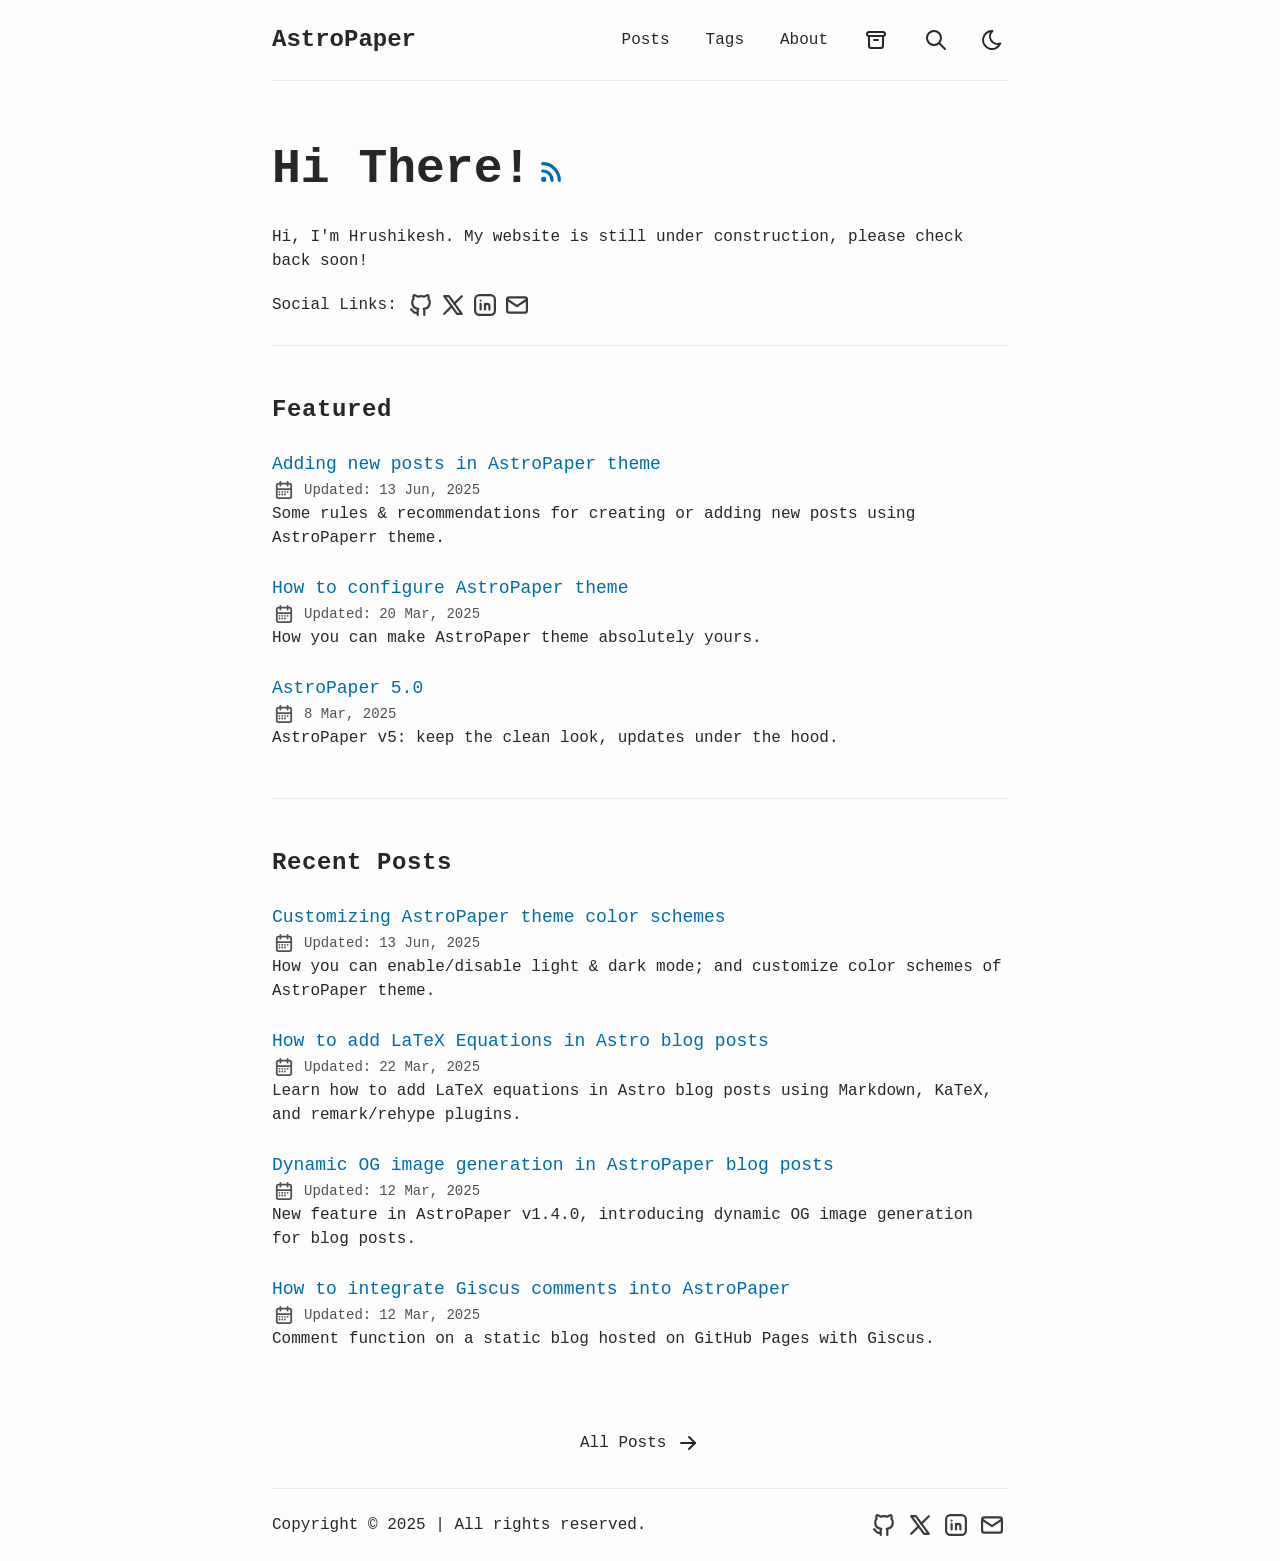
<file: index.html>
<!DOCTYPE html><html dir="ltr" lang="en" class="false" data-astro-cid-sckkx6r4> <head><meta charset="UTF-8"><meta name="viewport" content="width=device-width"><link rel="icon" type="image/svg+xml" href="/favicon.svg"><link rel="canonical" href="https://astro-paper.pages.dev/"><meta name="generator" content="Astro v5.12.0"><!-- General Meta Tags --><title>AstroPaper</title><meta name="title" content="AstroPaper"><meta name="description" content="A minimal, responsive and SEO-friendly Astro blog theme."><meta name="author" content="Sat Naing"><link rel="sitemap" href="/sitemap-index.xml"><!-- Open Graph / Facebook --><meta property="og:title" content="AstroPaper"><meta property="og:description" content="A minimal, responsive and SEO-friendly Astro blog theme."><meta property="og:url" content="https://astro-paper.pages.dev/"><meta property="og:image" content="https://astro-paper.pages.dev/astropaper-og.jpg"><!-- Article Published/Modified time --><!-- Twitter --><meta property="twitter:card" content="summary_large_image"><meta property="twitter:url" content="https://astro-paper.pages.dev/"><meta property="twitter:title" content="AstroPaper"><meta property="twitter:description" content="A minimal, responsive and SEO-friendly Astro blog theme."><meta property="twitter:image" content="https://astro-paper.pages.dev/astropaper-og.jpg"><!-- Google JSON-LD Structured data --><script type="application/ld+json">{"@context":"https://schema.org","@type":"BlogPosting","headline":"AstroPaper","image":"https://astro-paper.pages.dev/astropaper-og.jpg","datePublished":"undefined","author":[{"@type":"Person","name":"Sat Naing","url":"https://satnaing.dev/"}]}</script><!-- Enable RSS feed auto-discovery  --><!-- https://docs.astro.build/en/recipes/rss/#enabling-rss-feed-auto-discovery --><link rel="alternate" type="application/rss+xml" title="AstroPaper" href="https://astro-paper.pages.dev/rss.xml"><meta name="theme-color" content=""><meta name="astro-view-transitions-enabled" content="true"><meta name="astro-view-transitions-fallback" content="animate"><script type="module" src="/_astro/ClientRouter.astro_astro_type_script_index_0_lang.D98dxaWf.js"></script><script src="/toggle-theme.js"></script><link rel="stylesheet" href="/_astro/about.CfPN_DOh.css">
<style>:where([data-astro-image]){object-fit:var(--fit);object-position:var(--pos);height:auto}:where([data-astro-image=full-width]){width:100%}:where([data-astro-image=constrained]){max-width:100%}
</style></head> <body data-astro-cid-sckkx6r4>  <header> <a id="skip-to-content" href="#main-content" class="absolute start-16 -top-full z-50 bg-background px-3 py-2 text-accent backdrop-blur-lg transition-all focus:top-4">
Skip to content
</a> <div id="nav-container" class="mx-auto flex max-w-app flex-col items-center justify-between sm:flex-row"> <div id="top-nav-wrap" class="relative flex w-full items-baseline justify-between bg-background p-4 sm:items-center sm:py-6"> <a href="/" class="absolute py-1 text-xl leading-8 font-semibold whitespace-nowrap sm:static sm:my-auto sm:text-2xl sm:leading-none"> AstroPaper </a> <nav id="nav-menu" class="flex w-full flex-col items-center sm:ms-2 sm:flex-row sm:justify-end sm:space-x-4 sm:py-0"> <button id="menu-btn" class="focus-outline self-end p-2 sm:hidden" aria-label="Open Menu" aria-expanded="false" aria-controls="menu-items"> <svg width="24" height="24" viewBox="0 0 24 24" fill="none" stroke="currentColor" stroke-width="2" stroke-linecap="round" stroke-linejoin="round" class="hidden" id="close-icon"><path stroke="none" d="M0 0h24v24H0z" fill="none" /><path d="M18 6l-12 12" /><path d="M6 6l12 12" /></svg> <svg width="24" height="24" viewBox="0 0 24 24" fill="none" stroke="currentColor" stroke-width="2" stroke-linecap="round" stroke-linejoin="round" class="icon icon-tabler icons-tabler-outline icon-tabler-menu-deep" id="menu-icon"><path stroke="none" d="M0 0h24v24H0z" fill="none" /><path d="M4 6h16" /><path d="M7 12h13" /><path d="M10 18h10" /></svg> </button> <ul id="menu-items" class="mt-4 grid w-44 grid-cols-2 place-content-center gap-2 [&#38;>li>a]:block [&#38;>li>a]:px-4 [&#38;>li>a]:py-3 [&#38;>li>a]:text-center [&#38;>li>a]:font-medium [&#38;>li>a]:hover:text-accent sm:[&#38;>li>a]:px-2 sm:[&#38;>li>a]:py-1 hidden sm:mt-0 sm:flex sm:w-auto sm:gap-x-5 sm:gap-y-0"> <li class="col-span-2"> <a href="/posts">
Posts
</a> </li> <li class="col-span-2"> <a href="/tags">
Tags
</a> </li> <li class="col-span-2"> <a href="/about">
About
</a> </li> <li class="col-span-2"> <a href="/archives" class="group inline-block hover:text-accent focus-outline flex justify-center p-3 sm:p-1" aria-label="archives" title="Archives"> <svg width="24" height="24" viewBox="0 0 24 24" fill="none" stroke="currentColor" stroke-width="2" stroke-linecap="round" stroke-linejoin="round" class="hidden sm:inline-block"><path stroke="none" d="M0 0h24v24H0z" fill="none" /><path d="M3 4m0 2a2 2 0 0 1 2 -2h14a2 2 0 0 1 2 2v0a2 2 0 0 1 -2 2h-14a2 2 0 0 1 -2 -2z" /><path d="M5 8v10a2 2 0 0 0 2 2h10a2 2 0 0 0 2 -2v-10" /><path d="M10 12l4 0" /></svg> <span class="sm:sr-only">Archives</span> </a> </li> <li class="col-span-1 flex items-center justify-center"> <a href="/search" class="group inline-block hover:text-accent focus-outline flex p-3 sm:p-1" aria-label="search" title="Search"> <svg width="24" height="24" viewBox="0 0 24 24" fill="none" stroke="currentColor" stroke-width="2" stroke-linecap="round" stroke-linejoin="round" class="icon icon-tabler icons-tabler-outline icon-tabler-search"><path stroke="none" d="M0 0h24v24H0z" fill="none" /><path d="M10 10m-7 0a7 7 0 1 0 14 0a7 7 0 1 0 -14 0" /><path d="M21 21l-6 -6" /></svg> <span class="sr-only">Search</span> </a> </li> <li class="col-span-1 flex items-center justify-center"> <button id="theme-btn" class="focus-outline relative size-12 p-4 sm:size-8 hover:[&>svg]:stroke-accent" title="Toggles light & dark" aria-label="auto" aria-live="polite"> <svg width="24" height="24" viewBox="0 0 24 24" fill="none" stroke="currentColor" stroke-width="2" stroke-linecap="round" stroke-linejoin="round" class="absolute top-[50%] left-[50%] -translate-[50%] scale-100 rotate-0 transition-all dark:scale-0 dark:-rotate-90"><path stroke="none" d="M0 0h24v24H0z" fill="none" /><path d="M12 3c.132 0 .263 0 .393 0a7.5 7.5 0 0 0 7.92 12.446a9 9 0 1 1 -8.313 -12.454z" /></svg> <svg width="24" height="24" viewBox="0 0 24 24" fill="none" stroke="currentColor" stroke-width="2" stroke-linecap="round" stroke-linejoin="round" class="absolute top-[50%] left-[50%] -translate-[50%] scale-0 rotate-90 transition-all dark:scale-100 dark:rotate-0"><path stroke="none" d="M0 0h24v24H0z" fill="none" /><path d="M14.828 14.828a4 4 0 1 0 -5.656 -5.656a4 4 0 0 0 5.656 5.656z" /><path d="M6.343 17.657l-1.414 1.414" /><path d="M6.343 6.343l-1.414 -1.414" /><path d="M17.657 6.343l1.414 -1.414" /><path d="M17.657 17.657l1.414 1.414" /><path d="M4 12h-2" /><path d="M12 4v-2" /><path d="M20 12h2" /><path d="M12 20v2" /></svg> </button> </li> </ul> </nav> </div> </div> <div class="mx-auto max-w-app px-4"> <hr class="border-border" aria-hidden="true"> </div> </header> <script type="module">function s(){const e=document.querySelector("#menu-btn"),t=document.querySelector("#menu-items"),n=document.querySelector("#menu-icon"),o=document.querySelector("#close-icon");!e||!t||!n||!o||e.addEventListener("click",()=>{const c=e.getAttribute("aria-expanded")==="true";e.setAttribute("aria-expanded",c?"false":"true"),e.setAttribute("aria-label",c?"Open Menu":"Close Menu"),t.classList.toggle("hidden"),n.classList.toggle("hidden"),o.classList.toggle("hidden")})}s();document.addEventListener("astro:after-swap",s);</script> <main id="main-content" data-layout="index"> <section id="hero" class="pt-8 pb-6"> <h1 class="my-4 inline-block text-4xl font-bold sm:my-8 sm:text-5xl">
Hi There!
</h1> <a target="_blank" href="/rss.xml" class="inline-block" aria-label="rss feed" title="RSS Feed"> <svg width="20" height="20" viewBox="0 0 24 24" fill="none" stroke="currentColor" stroke-width="2" stroke-linecap="round" stroke-linejoin="round" class="scale-125 stroke-accent stroke-3 rtl:-rotate-90"><path stroke="none" d="M0 0h24v24H0z" fill="none" /><path d="M5 19m-1 0a1 1 0 1 0 2 0a1 1 0 1 0 -2 0" /><path d="M4 4a16 16 0 0 1 16 16" /><path d="M4 11a9 9 0 0 1 9 9" /></svg> <span class="sr-only">RSS Feed</span> </a> <p>
Hi, I'm Hrushikesh. My website is still under construction, please check back soon!
</p> <div class="mt-4 flex flex-col sm:flex-row sm:items-center"> <div class="me-2 mb-1 whitespace-nowrap sm:mb-0">Social Links:</div> <div class="flex-wrap justify-center gap-1"> <a href="https://github.com/satnaing/astro-paper" class="group inline-block hover:text-accent p-2 hover:rotate-6 sm:p-1" title="AstroPaper on GitHub"> <svg width="24" height="24" viewBox="0 0 24 24" fill="none" stroke="currentColor" stroke-width="2" stroke-linecap="round" stroke-linejoin="round" class="inline-block size-6 scale-125 fill-transparent stroke-current stroke-2 opacity-90 group-hover:fill-transparent sm:scale-110"><path stroke="none" d="M0 0h24v24H0z" fill="none" /><path d="M9 19c-4.3 1.4 -4.3 -2.5 -6 -3m12 5v-3.5c0 -1 .1 -1.4 -.5 -2c2.8 -.3 5.5 -1.4 5.5 -6a4.6 4.6 0 0 0 -1.3 -3.2a4.2 4.2 0 0 0 -.1 -3.2s-1.1 -.3 -3.5 1.3a12.3 12.3 0 0 0 -6.2 0c-2.4 -1.6 -3.5 -1.3 -3.5 -1.3a4.2 4.2 0 0 0 -.1 3.2a4.6 4.6 0 0 0 -1.3 3.2c0 4.6 2.7 5.7 5.5 6c-.6 .6 -.6 1.2 -.5 2v3.5" /></svg> <span class="sr-only">AstroPaper on GitHub</span> </a><a href="https://x.com/username" class="group inline-block hover:text-accent p-2 hover:rotate-6 sm:p-1" title="AstroPaper on X"> <svg width="24" height="24" viewBox="0 0 24 24" fill="none" stroke="currentColor" stroke-width="2" stroke-linecap="round" stroke-linejoin="round" class="inline-block size-6 scale-125 fill-transparent stroke-current stroke-2 opacity-90 group-hover:fill-transparent sm:scale-110"><path stroke="none" d="M0 0h24v24H0z" fill="none" /><path d="M4 4l11.733 16h4.267l-11.733 -16z" /><path d="M4 20l6.768 -6.768m2.46 -2.46l6.772 -6.772" /></svg> <span class="sr-only">AstroPaper on X</span> </a><a href="https://www.linkedin.com/in/username/" class="group inline-block hover:text-accent p-2 hover:rotate-6 sm:p-1" title="AstroPaper on LinkedIn"> <svg width="24" height="24" viewBox="0 0 24 24" fill="none" stroke="currentColor" stroke-width="2" stroke-linecap="round" stroke-linejoin="round" class="inline-block size-6 scale-125 fill-transparent stroke-current stroke-2 opacity-90 group-hover:fill-transparent sm:scale-110"><path stroke="none" d="M0 0h24v24H0z" fill="none" /><path d="M8 11v5" /><path d="M8 8v.01" /><path d="M12 16v-5" /><path d="M16 16v-3a2 2 0 1 0 -4 0" /><path d="M3 7a4 4 0 0 1 4 -4h10a4 4 0 0 1 4 4v10a4 4 0 0 1 -4 4h-10a4 4 0 0 1 -4 -4z" /></svg> <span class="sr-only">AstroPaper on LinkedIn</span> </a><a href="mailto:yourmail@gmail.com" class="group inline-block hover:text-accent p-2 hover:rotate-6 sm:p-1" title="Send an email to AstroPaper"> <svg width="24" height="24" viewBox="0 0 24 24" fill="none" stroke="currentColor" stroke-width="2" stroke-linecap="round" stroke-linejoin="round" class="inline-block size-6 scale-125 fill-transparent stroke-current stroke-2 opacity-90 group-hover:fill-transparent sm:scale-110"><path stroke="none" d="M0 0h24v24H0z" fill="none" /><path d="M3 7a2 2 0 0 1 2 -2h14a2 2 0 0 1 2 2v10a2 2 0 0 1 -2 2h-14a2 2 0 0 1 -2 -2v-10z" /><path d="M3 7l9 6l9 -6" /></svg> <span class="sr-only">Send an email to AstroPaper</span> </a> </div> </div> </section> <div class="mx-auto max-w-app px-4"> <hr class="border-border" aria-hidden="true"> </div>  <section id="featured" class="pt-12 pb-6"> <h2 class="text-2xl font-semibold tracking-wide">Featured</h2> <ul> <li class="my-6"> <a href="/posts/adding-new-posts-in-astropaper-theme" class="inline-block text-lg font-medium text-accent decoration-dashed underline-offset-4 focus-visible:no-underline focus-visible:underline-offset-0"> <h3 style="view-transition-name:adding-new-posts-in-astro-paper-theme" class="text-lg font-medium decoration-dashed hover:underline">Adding new posts in AstroPaper theme</h3> </a> <div class="flex items-center gap-x-2 opacity-80"> <svg width="24" height="24" viewBox="0 0 24 24" fill="none" stroke="currentColor" stroke-width="2" stroke-linecap="round" stroke-linejoin="round" class="inline-block size-6 min-w-[1.375rem] scale-90"><path stroke="none" d="M0 0h24v24H0z" fill="none" /><path d="M4 7a2 2 0 0 1 2 -2h12a2 2 0 0 1 2 2v12a2 2 0 0 1 -2 2h-12a2 2 0 0 1 -2 -2v-12z" /><path d="M16 3v4" /><path d="M8 3v4" /><path d="M4 11h16" /><path d="M7 14h.013" /><path d="M10.01 14h.005" /><path d="M13.01 14h.005" /><path d="M16.015 14h.005" /><path d="M13.015 17h.005" /><path d="M7.01 17h.005" /><path d="M10.01 17h.005" /></svg> <span class="text-sm">
Updated:
</span> <time class="text-sm" datetime="2025-06-13T16:52:45.934Z">13 Jun, 2025</time> </div> <p>Some rules &amp; recommendations for creating or adding new posts using AstroPaperr theme.</p> </li><li class="my-6"> <a href="/posts/how-to-configure-astropaper-theme" class="inline-block text-lg font-medium text-accent decoration-dashed underline-offset-4 focus-visible:no-underline focus-visible:underline-offset-0"> <h3 style="view-transition-name:how-to-configure-astro-paper-theme" class="text-lg font-medium decoration-dashed hover:underline">How to configure AstroPaper theme</h3> </a> <div class="flex items-center gap-x-2 opacity-80"> <svg width="24" height="24" viewBox="0 0 24 24" fill="none" stroke="currentColor" stroke-width="2" stroke-linecap="round" stroke-linejoin="round" class="inline-block size-6 min-w-[1.375rem] scale-90"><path stroke="none" d="M0 0h24v24H0z" fill="none" /><path d="M4 7a2 2 0 0 1 2 -2h12a2 2 0 0 1 2 2v12a2 2 0 0 1 -2 2h-12a2 2 0 0 1 -2 -2v-12z" /><path d="M16 3v4" /><path d="M8 3v4" /><path d="M4 11h16" /><path d="M7 14h.013" /><path d="M10.01 14h.005" /><path d="M13.01 14h.005" /><path d="M16.015 14h.005" /><path d="M13.015 17h.005" /><path d="M7.01 17h.005" /><path d="M10.01 17h.005" /></svg> <span class="text-sm">
Updated:
</span> <time class="text-sm" datetime="2025-03-20T03:15:57.792Z">20 Mar, 2025</time> </div> <p>How you can make AstroPaper theme absolutely yours.</p> </li><li class="my-6"> <a href="/posts/astro-paper-v5" class="inline-block text-lg font-medium text-accent decoration-dashed underline-offset-4 focus-visible:no-underline focus-visible:underline-offset-0"> <h3 style="view-transition-name:astro-paper-5-0" class="text-lg font-medium decoration-dashed hover:underline">AstroPaper 5.0</h3> </a> <div class="flex items-center gap-x-2 opacity-80"> <svg width="24" height="24" viewBox="0 0 24 24" fill="none" stroke="currentColor" stroke-width="2" stroke-linecap="round" stroke-linejoin="round" class="inline-block size-6 min-w-[1.375rem] scale-90"><path stroke="none" d="M0 0h24v24H0z" fill="none" /><path d="M4 7a2 2 0 0 1 2 -2h12a2 2 0 0 1 2 2v12a2 2 0 0 1 -2 2h-12a2 2 0 0 1 -2 -2v-12z" /><path d="M16 3v4" /><path d="M8 3v4" /><path d="M4 11h16" /><path d="M7 14h.013" /><path d="M10.01 14h.005" /><path d="M13.01 14h.005" /><path d="M16.015 14h.005" /><path d="M13.015 17h.005" /><path d="M7.01 17h.005" /><path d="M10.01 17h.005" /></svg>  <time class="text-sm" datetime="2025-03-08T08:18:19.693Z">8 Mar, 2025</time> </div> <p>AstroPaper v5: keep the clean look, updates under the hood.</p> </li> </ul> </section> <div class="mx-auto max-w-app px-4"> <hr class="border-border" aria-hidden="true"> </div> <section id="recent-posts" class="pt-12 pb-6"> <h2 class="text-2xl font-semibold tracking-wide">Recent Posts</h2> <ul> <li class="my-6"> <a href="/posts/customizing-astropaper-theme-color-schemes" class="inline-block text-lg font-medium text-accent decoration-dashed underline-offset-4 focus-visible:no-underline focus-visible:underline-offset-0"> <h3 style="view-transition-name:customizing-astro-paper-theme-color-schemes" class="text-lg font-medium decoration-dashed hover:underline">Customizing AstroPaper theme color schemes</h3> </a> <div class="flex items-center gap-x-2 opacity-80"> <svg width="24" height="24" viewBox="0 0 24 24" fill="none" stroke="currentColor" stroke-width="2" stroke-linecap="round" stroke-linejoin="round" class="inline-block size-6 min-w-[1.375rem] scale-90"><path stroke="none" d="M0 0h24v24H0z" fill="none" /><path d="M4 7a2 2 0 0 1 2 -2h12a2 2 0 0 1 2 2v12a2 2 0 0 1 -2 2h-12a2 2 0 0 1 -2 -2v-12z" /><path d="M16 3v4" /><path d="M8 3v4" /><path d="M4 11h16" /><path d="M7 14h.013" /><path d="M10.01 14h.005" /><path d="M13.01 14h.005" /><path d="M16.015 14h.005" /><path d="M13.015 17h.005" /><path d="M7.01 17h.005" /><path d="M10.01 17h.005" /></svg> <span class="text-sm">
Updated:
</span> <time class="text-sm" datetime="2025-06-13T16:46:34.155Z">13 Jun, 2025</time> </div> <p>How you can enable/disable light &amp; dark mode; and customize color schemes of AstroPaper theme.</p> </li><li class="my-6"> <a href="/posts/how-to-add-latex-equations-in-blog-posts" class="inline-block text-lg font-medium text-accent decoration-dashed underline-offset-4 focus-visible:no-underline focus-visible:underline-offset-0"> <h3 style="view-transition-name:how-to-add-la-te-x-equations-in-astro-blog-posts" class="text-lg font-medium decoration-dashed hover:underline">How to add LaTeX Equations in Astro blog posts</h3> </a> <div class="flex items-center gap-x-2 opacity-80"> <svg width="24" height="24" viewBox="0 0 24 24" fill="none" stroke="currentColor" stroke-width="2" stroke-linecap="round" stroke-linejoin="round" class="inline-block size-6 min-w-[1.375rem] scale-90"><path stroke="none" d="M0 0h24v24H0z" fill="none" /><path d="M4 7a2 2 0 0 1 2 -2h12a2 2 0 0 1 2 2v12a2 2 0 0 1 -2 2h-12a2 2 0 0 1 -2 -2v-12z" /><path d="M16 3v4" /><path d="M8 3v4" /><path d="M4 11h16" /><path d="M7 14h.013" /><path d="M10.01 14h.005" /><path d="M13.01 14h.005" /><path d="M16.015 14h.005" /><path d="M13.015 17h.005" /><path d="M7.01 17h.005" /><path d="M10.01 17h.005" /></svg> <span class="text-sm">
Updated:
</span> <time class="text-sm" datetime="2025-03-22T09:25:46.734Z">22 Mar, 2025</time> </div> <p>Learn how to add LaTeX equations in Astro blog posts using Markdown, KaTeX, and remark/rehype plugins.</p> </li><li class="my-6"> <a href="/posts/dynamic-og-image-generation-in-astropaper-blog-posts" class="inline-block text-lg font-medium text-accent decoration-dashed underline-offset-4 focus-visible:no-underline focus-visible:underline-offset-0"> <h3 style="view-transition-name:dynamic-og-image-generation-in-astro-paper-blog-posts" class="text-lg font-medium decoration-dashed hover:underline">Dynamic OG image generation in AstroPaper blog posts</h3> </a> <div class="flex items-center gap-x-2 opacity-80"> <svg width="24" height="24" viewBox="0 0 24 24" fill="none" stroke="currentColor" stroke-width="2" stroke-linecap="round" stroke-linejoin="round" class="inline-block size-6 min-w-[1.375rem] scale-90"><path stroke="none" d="M0 0h24v24H0z" fill="none" /><path d="M4 7a2 2 0 0 1 2 -2h12a2 2 0 0 1 2 2v12a2 2 0 0 1 -2 2h-12a2 2 0 0 1 -2 -2v-12z" /><path d="M16 3v4" /><path d="M8 3v4" /><path d="M4 11h16" /><path d="M7 14h.013" /><path d="M10.01 14h.005" /><path d="M13.01 14h.005" /><path d="M16.015 14h.005" /><path d="M13.015 17h.005" /><path d="M7.01 17h.005" /><path d="M10.01 17h.005" /></svg> <span class="text-sm">
Updated:
</span> <time class="text-sm" datetime="2025-03-12T13:39:20.763Z">12 Mar, 2025</time> </div> <p>New feature in AstroPaper v1.4.0, introducing dynamic OG image generation for blog posts.</p> </li><li class="my-6"> <a href="/posts/how-to-integrate-giscus-comments" class="inline-block text-lg font-medium text-accent decoration-dashed underline-offset-4 focus-visible:no-underline focus-visible:underline-offset-0"> <h3 style="view-transition-name:how-to-integrate-giscus-comments-into-astro-paper" class="text-lg font-medium decoration-dashed hover:underline">How to integrate Giscus comments into AstroPaper</h3> </a> <div class="flex items-center gap-x-2 opacity-80"> <svg width="24" height="24" viewBox="0 0 24 24" fill="none" stroke="currentColor" stroke-width="2" stroke-linecap="round" stroke-linejoin="round" class="inline-block size-6 min-w-[1.375rem] scale-90"><path stroke="none" d="M0 0h24v24H0z" fill="none" /><path d="M4 7a2 2 0 0 1 2 -2h12a2 2 0 0 1 2 2v12a2 2 0 0 1 -2 2h-12a2 2 0 0 1 -2 -2v-12z" /><path d="M16 3v4" /><path d="M8 3v4" /><path d="M4 11h16" /><path d="M7 14h.013" /><path d="M10.01 14h.005" /><path d="M13.01 14h.005" /><path d="M16.015 14h.005" /><path d="M13.015 17h.005" /><path d="M7.01 17h.005" /><path d="M10.01 17h.005" /></svg> <span class="text-sm">
Updated:
</span> <time class="text-sm" datetime="2025-03-12T12:28:53.000Z">12 Mar, 2025</time> </div> <p>Comment function on a static blog hosted on GitHub Pages with Giscus.</p> </li> </ul> </section> <div class="my-8 text-center"> <a href="/posts/" class="group inline-block hover:text-accent">
All Posts
<svg width="24" height="24" viewBox="0 0 24 24" fill="none" stroke="currentColor" stroke-width="2" stroke-linecap="round" stroke-linejoin="round" class="inline-block rtl:-rotate-180"><path stroke="none" d="M0 0h24v24H0z" fill="none" /><path d="M5 12l14 0" /><path d="M13 18l6 -6" /><path d="M13 6l6 6" /></svg> </a> </div> </main> <footer class="w-full mt-auto"> <div class="mx-auto max-w-app px-0"> <hr class="border-border" aria-hidden="true"> </div> <div class="flex flex-col items-center justify-between py-6 sm:flex-row-reverse sm:py-4"> <div class="flex-wrap justify-center gap-1 flex"> <a href="https://github.com/satnaing/astro-paper" class="group inline-block hover:text-accent p-2 hover:rotate-6 sm:p-1" title="AstroPaper on GitHub"> <svg width="24" height="24" viewBox="0 0 24 24" fill="none" stroke="currentColor" stroke-width="2" stroke-linecap="round" stroke-linejoin="round" class="inline-block size-6 scale-125 fill-transparent stroke-current stroke-2 opacity-90 group-hover:fill-transparent sm:scale-110"><path stroke="none" d="M0 0h24v24H0z" fill="none" /><path d="M9 19c-4.3 1.4 -4.3 -2.5 -6 -3m12 5v-3.5c0 -1 .1 -1.4 -.5 -2c2.8 -.3 5.5 -1.4 5.5 -6a4.6 4.6 0 0 0 -1.3 -3.2a4.2 4.2 0 0 0 -.1 -3.2s-1.1 -.3 -3.5 1.3a12.3 12.3 0 0 0 -6.2 0c-2.4 -1.6 -3.5 -1.3 -3.5 -1.3a4.2 4.2 0 0 0 -.1 3.2a4.6 4.6 0 0 0 -1.3 3.2c0 4.6 2.7 5.7 5.5 6c-.6 .6 -.6 1.2 -.5 2v3.5" /></svg> <span class="sr-only">AstroPaper on GitHub</span> </a><a href="https://x.com/username" class="group inline-block hover:text-accent p-2 hover:rotate-6 sm:p-1" title="AstroPaper on X"> <svg width="24" height="24" viewBox="0 0 24 24" fill="none" stroke="currentColor" stroke-width="2" stroke-linecap="round" stroke-linejoin="round" class="inline-block size-6 scale-125 fill-transparent stroke-current stroke-2 opacity-90 group-hover:fill-transparent sm:scale-110"><path stroke="none" d="M0 0h24v24H0z" fill="none" /><path d="M4 4l11.733 16h4.267l-11.733 -16z" /><path d="M4 20l6.768 -6.768m2.46 -2.46l6.772 -6.772" /></svg> <span class="sr-only">AstroPaper on X</span> </a><a href="https://www.linkedin.com/in/username/" class="group inline-block hover:text-accent p-2 hover:rotate-6 sm:p-1" title="AstroPaper on LinkedIn"> <svg width="24" height="24" viewBox="0 0 24 24" fill="none" stroke="currentColor" stroke-width="2" stroke-linecap="round" stroke-linejoin="round" class="inline-block size-6 scale-125 fill-transparent stroke-current stroke-2 opacity-90 group-hover:fill-transparent sm:scale-110"><path stroke="none" d="M0 0h24v24H0z" fill="none" /><path d="M8 11v5" /><path d="M8 8v.01" /><path d="M12 16v-5" /><path d="M16 16v-3a2 2 0 1 0 -4 0" /><path d="M3 7a4 4 0 0 1 4 -4h10a4 4 0 0 1 4 4v10a4 4 0 0 1 -4 4h-10a4 4 0 0 1 -4 -4z" /></svg> <span class="sr-only">AstroPaper on LinkedIn</span> </a><a href="mailto:yourmail@gmail.com" class="group inline-block hover:text-accent p-2 hover:rotate-6 sm:p-1" title="Send an email to AstroPaper"> <svg width="24" height="24" viewBox="0 0 24 24" fill="none" stroke="currentColor" stroke-width="2" stroke-linecap="round" stroke-linejoin="round" class="inline-block size-6 scale-125 fill-transparent stroke-current stroke-2 opacity-90 group-hover:fill-transparent sm:scale-110"><path stroke="none" d="M0 0h24v24H0z" fill="none" /><path d="M3 7a2 2 0 0 1 2 -2h14a2 2 0 0 1 2 2v10a2 2 0 0 1 -2 2h-14a2 2 0 0 1 -2 -2v-10z" /><path d="M3 7l9 6l9 -6" /></svg> <span class="sr-only">Send an email to AstroPaper</span> </a> </div> <div class="my-2 flex flex-col items-center whitespace-nowrap sm:flex-row"> <span>Copyright &#169; 2025</span> <span class="hidden sm:inline">&nbsp;|&nbsp;</span> <span>All rights reserved.</span> </div> </div> </footer>  </body></html> <script type="module">document.addEventListener("astro:page-load",()=>{document.querySelector("#main-content")?.dataset?.layout&&sessionStorage.setItem("backUrl","/")});</script>
</file>
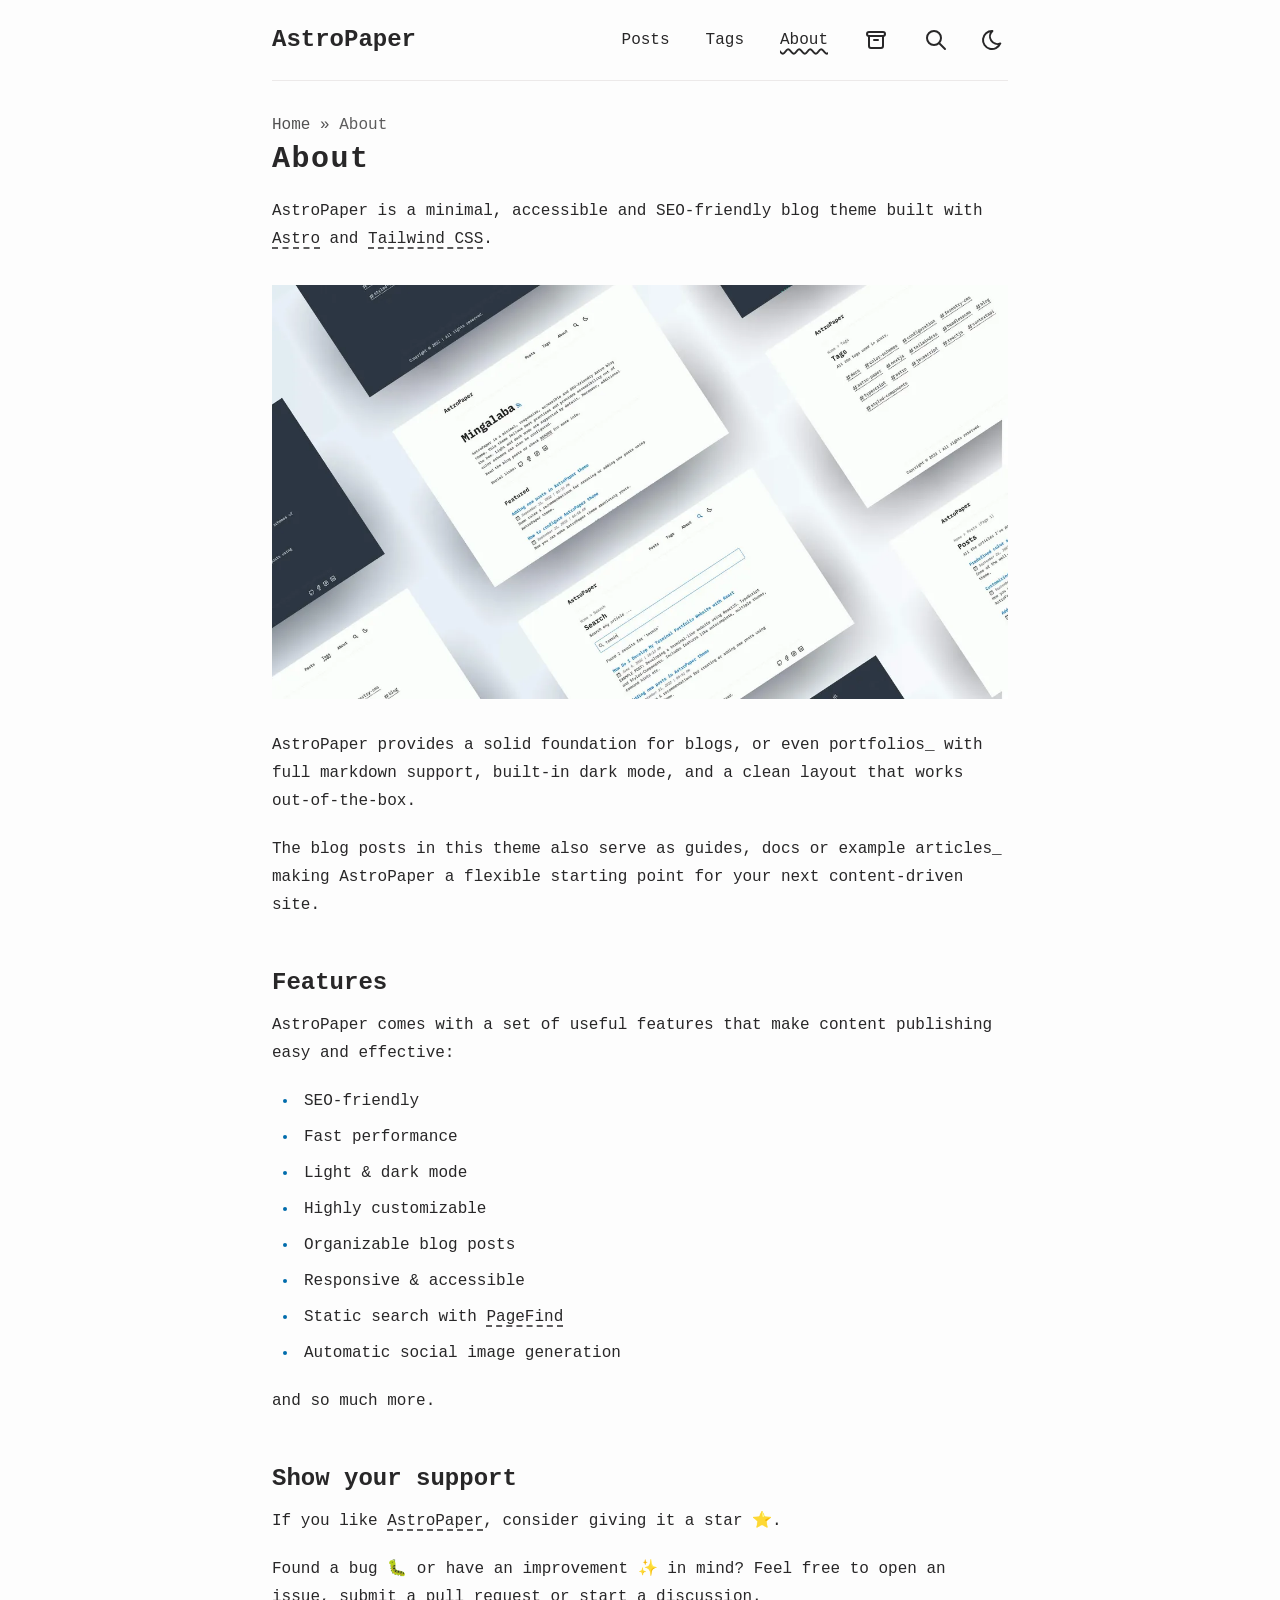
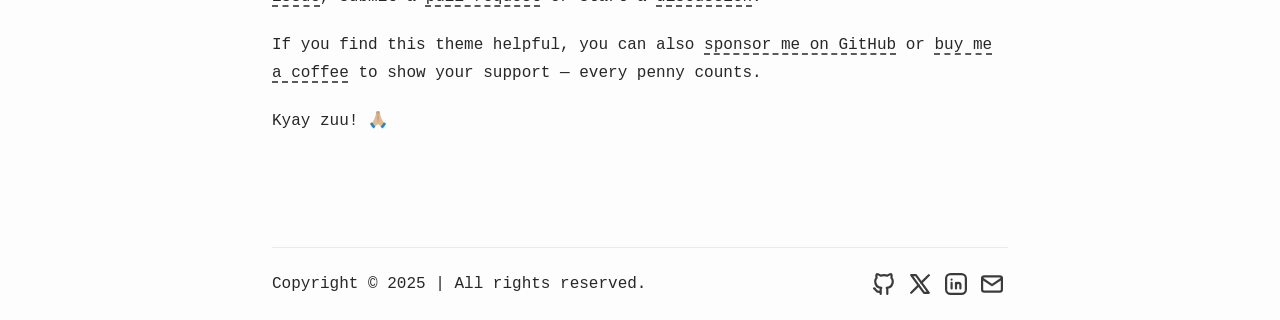
<file: about/index.html>
<!DOCTYPE html><html dir="ltr" lang="en" class="false" data-astro-cid-sckkx6r4> <head><meta charset="UTF-8"><meta name="viewport" content="width=device-width"><link rel="icon" type="image/svg+xml" href="/favicon.svg"><link rel="canonical" href="https://astro-paper.pages.dev/about/"><meta name="generator" content="Astro v5.12.0"><!-- General Meta Tags --><title>About | AstroPaper</title><meta name="title" content="About | AstroPaper"><meta name="description" content="A minimal, responsive and SEO-friendly Astro blog theme."><meta name="author" content="Sat Naing"><link rel="sitemap" href="/sitemap-index.xml"><!-- Open Graph / Facebook --><meta property="og:title" content="About | AstroPaper"><meta property="og:description" content="A minimal, responsive and SEO-friendly Astro blog theme."><meta property="og:url" content="https://astro-paper.pages.dev/about/"><meta property="og:image" content="https://astro-paper.pages.dev/astropaper-og.jpg"><!-- Article Published/Modified time --><!-- Twitter --><meta property="twitter:card" content="summary_large_image"><meta property="twitter:url" content="https://astro-paper.pages.dev/about/"><meta property="twitter:title" content="About | AstroPaper"><meta property="twitter:description" content="A minimal, responsive and SEO-friendly Astro blog theme."><meta property="twitter:image" content="https://astro-paper.pages.dev/astropaper-og.jpg"><!-- Google JSON-LD Structured data --><script type="application/ld+json">{"@context":"https://schema.org","@type":"BlogPosting","headline":"About | AstroPaper","image":"https://astro-paper.pages.dev/astropaper-og.jpg","datePublished":"undefined","author":[{"@type":"Person","name":"Sat Naing","url":"https://satnaing.dev/"}]}</script><!-- Enable RSS feed auto-discovery  --><!-- https://docs.astro.build/en/recipes/rss/#enabling-rss-feed-auto-discovery --><link rel="alternate" type="application/rss+xml" title="AstroPaper" href="https://astro-paper.pages.dev/rss.xml"><meta name="theme-color" content=""><meta name="astro-view-transitions-enabled" content="true"><meta name="astro-view-transitions-fallback" content="animate"><script type="module" src="/_astro/ClientRouter.astro_astro_type_script_index_0_lang.D98dxaWf.js"></script><script src="/toggle-theme.js"></script><style>:where([data-astro-image]){object-fit:var(--fit);object-position:var(--pos);height:auto}:where([data-astro-image=full-width]){width:100%}:where([data-astro-image=constrained]){max-width:100%}
</style>
<link rel="stylesheet" href="/_astro/about.CfPN_DOh.css"></head> <body data-astro-cid-sckkx6r4>  <header> <a id="skip-to-content" href="#main-content" class="absolute start-16 -top-full z-50 bg-background px-3 py-2 text-accent backdrop-blur-lg transition-all focus:top-4">
Skip to content
</a> <div id="nav-container" class="mx-auto flex max-w-app flex-col items-center justify-between sm:flex-row"> <div id="top-nav-wrap" class="relative flex w-full items-baseline justify-between bg-background p-4 sm:items-center sm:py-6"> <a href="/" class="absolute py-1 text-xl leading-8 font-semibold whitespace-nowrap sm:static sm:my-auto sm:text-2xl sm:leading-none"> AstroPaper </a> <nav id="nav-menu" class="flex w-full flex-col items-center sm:ms-2 sm:flex-row sm:justify-end sm:space-x-4 sm:py-0"> <button id="menu-btn" class="focus-outline self-end p-2 sm:hidden" aria-label="Open Menu" aria-expanded="false" aria-controls="menu-items"> <svg width="24" height="24" viewBox="0 0 24 24" fill="none" stroke="currentColor" stroke-width="2" stroke-linecap="round" stroke-linejoin="round" class="hidden" id="close-icon"><path stroke="none" d="M0 0h24v24H0z" fill="none" /><path d="M18 6l-12 12" /><path d="M6 6l12 12" /></svg> <svg width="24" height="24" viewBox="0 0 24 24" fill="none" stroke="currentColor" stroke-width="2" stroke-linecap="round" stroke-linejoin="round" class="icon icon-tabler icons-tabler-outline icon-tabler-menu-deep" id="menu-icon"><path stroke="none" d="M0 0h24v24H0z" fill="none" /><path d="M4 6h16" /><path d="M7 12h13" /><path d="M10 18h10" /></svg> </button> <ul id="menu-items" class="mt-4 grid w-44 grid-cols-2 place-content-center gap-2 [&#38;>li>a]:block [&#38;>li>a]:px-4 [&#38;>li>a]:py-3 [&#38;>li>a]:text-center [&#38;>li>a]:font-medium [&#38;>li>a]:hover:text-accent sm:[&#38;>li>a]:px-2 sm:[&#38;>li>a]:py-1 hidden sm:mt-0 sm:flex sm:w-auto sm:gap-x-5 sm:gap-y-0"> <li class="col-span-2"> <a href="/posts">
Posts
</a> </li> <li class="col-span-2"> <a href="/tags">
Tags
</a> </li> <li class="col-span-2"> <a href="/about" class="active-nav">
About
</a> </li> <li class="col-span-2"> <a href="/archives" class="group inline-block hover:text-accent focus-outline flex justify-center p-3 sm:p-1" aria-label="archives" title="Archives"> <svg width="24" height="24" viewBox="0 0 24 24" fill="none" stroke="currentColor" stroke-width="2" stroke-linecap="round" stroke-linejoin="round" class="hidden sm:inline-block"><path stroke="none" d="M0 0h24v24H0z" fill="none" /><path d="M3 4m0 2a2 2 0 0 1 2 -2h14a2 2 0 0 1 2 2v0a2 2 0 0 1 -2 2h-14a2 2 0 0 1 -2 -2z" /><path d="M5 8v10a2 2 0 0 0 2 2h10a2 2 0 0 0 2 -2v-10" /><path d="M10 12l4 0" /></svg> <span class="sm:sr-only">Archives</span> </a> </li> <li class="col-span-1 flex items-center justify-center"> <a href="/search" class="group inline-block hover:text-accent focus-outline flex p-3 sm:p-1" aria-label="search" title="Search"> <svg width="24" height="24" viewBox="0 0 24 24" fill="none" stroke="currentColor" stroke-width="2" stroke-linecap="round" stroke-linejoin="round" class="icon icon-tabler icons-tabler-outline icon-tabler-search"><path stroke="none" d="M0 0h24v24H0z" fill="none" /><path d="M10 10m-7 0a7 7 0 1 0 14 0a7 7 0 1 0 -14 0" /><path d="M21 21l-6 -6" /></svg> <span class="sr-only">Search</span> </a> </li> <li class="col-span-1 flex items-center justify-center"> <button id="theme-btn" class="focus-outline relative size-12 p-4 sm:size-8 hover:[&>svg]:stroke-accent" title="Toggles light & dark" aria-label="auto" aria-live="polite"> <svg width="24" height="24" viewBox="0 0 24 24" fill="none" stroke="currentColor" stroke-width="2" stroke-linecap="round" stroke-linejoin="round" class="absolute top-[50%] left-[50%] -translate-[50%] scale-100 rotate-0 transition-all dark:scale-0 dark:-rotate-90"><path stroke="none" d="M0 0h24v24H0z" fill="none" /><path d="M12 3c.132 0 .263 0 .393 0a7.5 7.5 0 0 0 7.92 12.446a9 9 0 1 1 -8.313 -12.454z" /></svg> <svg width="24" height="24" viewBox="0 0 24 24" fill="none" stroke="currentColor" stroke-width="2" stroke-linecap="round" stroke-linejoin="round" class="absolute top-[50%] left-[50%] -translate-[50%] scale-0 rotate-90 transition-all dark:scale-100 dark:rotate-0"><path stroke="none" d="M0 0h24v24H0z" fill="none" /><path d="M14.828 14.828a4 4 0 1 0 -5.656 -5.656a4 4 0 0 0 5.656 5.656z" /><path d="M6.343 17.657l-1.414 1.414" /><path d="M6.343 6.343l-1.414 -1.414" /><path d="M17.657 6.343l1.414 -1.414" /><path d="M17.657 17.657l1.414 1.414" /><path d="M4 12h-2" /><path d="M12 4v-2" /><path d="M20 12h2" /><path d="M12 20v2" /></svg> </button> </li> </ul> </nav> </div> </div> <div class="mx-auto max-w-app px-4"> <hr class="border-border" aria-hidden="true"> </div> </header> <script type="module">function s(){const e=document.querySelector("#menu-btn"),t=document.querySelector("#menu-items"),n=document.querySelector("#menu-icon"),o=document.querySelector("#close-icon");!e||!t||!n||!o||e.addEventListener("click",()=>{const c=e.getAttribute("aria-expanded")==="true";e.setAttribute("aria-expanded",c?"false":"true"),e.setAttribute("aria-label",c?"Open Menu":"Close Menu"),t.classList.toggle("hidden"),n.classList.toggle("hidden"),o.classList.toggle("hidden")})}s();document.addEventListener("astro:after-swap",s);</script> <nav class="mx-auto mt-8 mb-1 w-full max-w-app px-4" aria-label="breadcrumb"> <ul class="font-light [&>li]:inline [&>li:not(:last-child)>a]:hover:opacity-100"> <li> <a href="/" class="opacity-80">Home</a> <span aria-hidden="true" class="opacity-80">&raquo;</span> </li> <li> <span class="capitalize opacity-75" aria-current="page">  about </span> </li> </ul> </nav> <main id="main-content"> <section id="about" class="app-prose mb-28 max-w-app prose-img:border-0"> <h1 class="text-2xl tracking-wider sm:text-3xl">About</h1> <p>AstroPaper is a minimal, accessible and SEO-friendly blog theme built with <a href="https://astro.build/">Astro</a> and <a href="https://tailwindcss.com/">Tailwind CSS</a>.</p>
<p><img  src="/_astro/astropaper-og.jWlOTf-L_23OvWl.webp" alt="Astro Paper" loading="lazy" decoding="async" fetchpriority="auto" sizes="(min-width: 2455px) 2455px, 100vw" style data-astro-image="constrained" width="2455" height="1381" srcset="/_astro/astropaper-og.jWlOTf-L_Z9rUVe.webp 640w, /_astro/astropaper-og.jWlOTf-L_ZKSBFQ.webp 750w, /_astro/astropaper-og.jWlOTf-L_1bCsMo.webp 828w, /_astro/astropaper-og.jWlOTf-L_Z1Ifn0W.webp 1080w, /_astro/astropaper-og.jWlOTf-L_zQyhS.webp 1280w, /_astro/astropaper-og.jWlOTf-L_ZLjCpk.webp 1668w, /_astro/astropaper-og.jWlOTf-L_1htqSw.webp 2048w, /_astro/astropaper-og.jWlOTf-L_23OvWl.webp 2455w"></p>
<p>AstroPaper provides a solid foundation for blogs, or even portfolios_ with full markdown support, built-in dark mode, and a clean layout that works out-of-the-box.</p>
<p>The blog posts in this theme also serve as guides, docs or example articles_ making AstroPaper a flexible starting point for your next content-driven site.</p>
<h2 id="features">Features</h2>
<p>AstroPaper comes with a set of useful features that make content publishing easy and effective:</p>
<ul>
<li>SEO-friendly</li>
<li>Fast performance</li>
<li>Light &#x26; dark mode</li>
<li>Highly customizable</li>
<li>Organizable blog posts</li>
<li>Responsive &#x26; accessible</li>
<li>Static search with <a href="https://pagefind.app/">PageFind</a></li>
<li>Automatic social image generation</li>
</ul>
<p>and so much more.</p>
<h2 id="show-your-support">Show your support</h2>
<p>If you like <a href="https://github.com/satnaing/astro-paper">AstroPaper</a>, consider giving it a star ⭐️.</p>
<p>Found a bug 🐛 or have an improvement ✨ in mind? Feel free to open an <a href="https://github.com/satnaing/astro-paper/issues">issue</a>, submit a <a href="https://github.com/satnaing/astro-paper/pulls">pull request</a> or start a <a href="https://github.com/satnaing/astro-paper/discussions">discussion</a>.</p>
<p>If you find this theme helpful, you can also <a href="https://github.com/sponsors/satnaing">sponsor me on GitHub</a> or <a href="https://buymeacoffee.com/satnaing">buy me a coffee</a> to show your support — every penny counts.</p>
<p>Kyay zuu! 🙏🏼</p> </section> </main> <footer class="w-full mt-auto"> <div class="mx-auto max-w-app px-0"> <hr class="border-border" aria-hidden="true"> </div> <div class="flex flex-col items-center justify-between py-6 sm:flex-row-reverse sm:py-4"> <div class="flex-wrap justify-center gap-1 flex"> <a href="https://github.com/satnaing/astro-paper" class="group inline-block hover:text-accent p-2 hover:rotate-6 sm:p-1" title="AstroPaper on GitHub"> <svg width="24" height="24" viewBox="0 0 24 24" fill="none" stroke="currentColor" stroke-width="2" stroke-linecap="round" stroke-linejoin="round" class="inline-block size-6 scale-125 fill-transparent stroke-current stroke-2 opacity-90 group-hover:fill-transparent sm:scale-110"><path stroke="none" d="M0 0h24v24H0z" fill="none" /><path d="M9 19c-4.3 1.4 -4.3 -2.5 -6 -3m12 5v-3.5c0 -1 .1 -1.4 -.5 -2c2.8 -.3 5.5 -1.4 5.5 -6a4.6 4.6 0 0 0 -1.3 -3.2a4.2 4.2 0 0 0 -.1 -3.2s-1.1 -.3 -3.5 1.3a12.3 12.3 0 0 0 -6.2 0c-2.4 -1.6 -3.5 -1.3 -3.5 -1.3a4.2 4.2 0 0 0 -.1 3.2a4.6 4.6 0 0 0 -1.3 3.2c0 4.6 2.7 5.7 5.5 6c-.6 .6 -.6 1.2 -.5 2v3.5" /></svg> <span class="sr-only">AstroPaper on GitHub</span> </a><a href="https://x.com/username" class="group inline-block hover:text-accent p-2 hover:rotate-6 sm:p-1" title="AstroPaper on X"> <svg width="24" height="24" viewBox="0 0 24 24" fill="none" stroke="currentColor" stroke-width="2" stroke-linecap="round" stroke-linejoin="round" class="inline-block size-6 scale-125 fill-transparent stroke-current stroke-2 opacity-90 group-hover:fill-transparent sm:scale-110"><path stroke="none" d="M0 0h24v24H0z" fill="none" /><path d="M4 4l11.733 16h4.267l-11.733 -16z" /><path d="M4 20l6.768 -6.768m2.46 -2.46l6.772 -6.772" /></svg> <span class="sr-only">AstroPaper on X</span> </a><a href="https://www.linkedin.com/in/username/" class="group inline-block hover:text-accent p-2 hover:rotate-6 sm:p-1" title="AstroPaper on LinkedIn"> <svg width="24" height="24" viewBox="0 0 24 24" fill="none" stroke="currentColor" stroke-width="2" stroke-linecap="round" stroke-linejoin="round" class="inline-block size-6 scale-125 fill-transparent stroke-current stroke-2 opacity-90 group-hover:fill-transparent sm:scale-110"><path stroke="none" d="M0 0h24v24H0z" fill="none" /><path d="M8 11v5" /><path d="M8 8v.01" /><path d="M12 16v-5" /><path d="M16 16v-3a2 2 0 1 0 -4 0" /><path d="M3 7a4 4 0 0 1 4 -4h10a4 4 0 0 1 4 4v10a4 4 0 0 1 -4 4h-10a4 4 0 0 1 -4 -4z" /></svg> <span class="sr-only">AstroPaper on LinkedIn</span> </a><a href="mailto:yourmail@gmail.com" class="group inline-block hover:text-accent p-2 hover:rotate-6 sm:p-1" title="Send an email to AstroPaper"> <svg width="24" height="24" viewBox="0 0 24 24" fill="none" stroke="currentColor" stroke-width="2" stroke-linecap="round" stroke-linejoin="round" class="inline-block size-6 scale-125 fill-transparent stroke-current stroke-2 opacity-90 group-hover:fill-transparent sm:scale-110"><path stroke="none" d="M0 0h24v24H0z" fill="none" /><path d="M3 7a2 2 0 0 1 2 -2h14a2 2 0 0 1 2 2v10a2 2 0 0 1 -2 2h-14a2 2 0 0 1 -2 -2v-10z" /><path d="M3 7l9 6l9 -6" /></svg> <span class="sr-only">Send an email to AstroPaper</span> </a> </div> <div class="my-2 flex flex-col items-center whitespace-nowrap sm:flex-row"> <span>Copyright &#169; 2025</span> <span class="hidden sm:inline">&nbsp;|&nbsp;</span> <span>All rights reserved.</span> </div> </div> </footer>  </body></html>
</file>
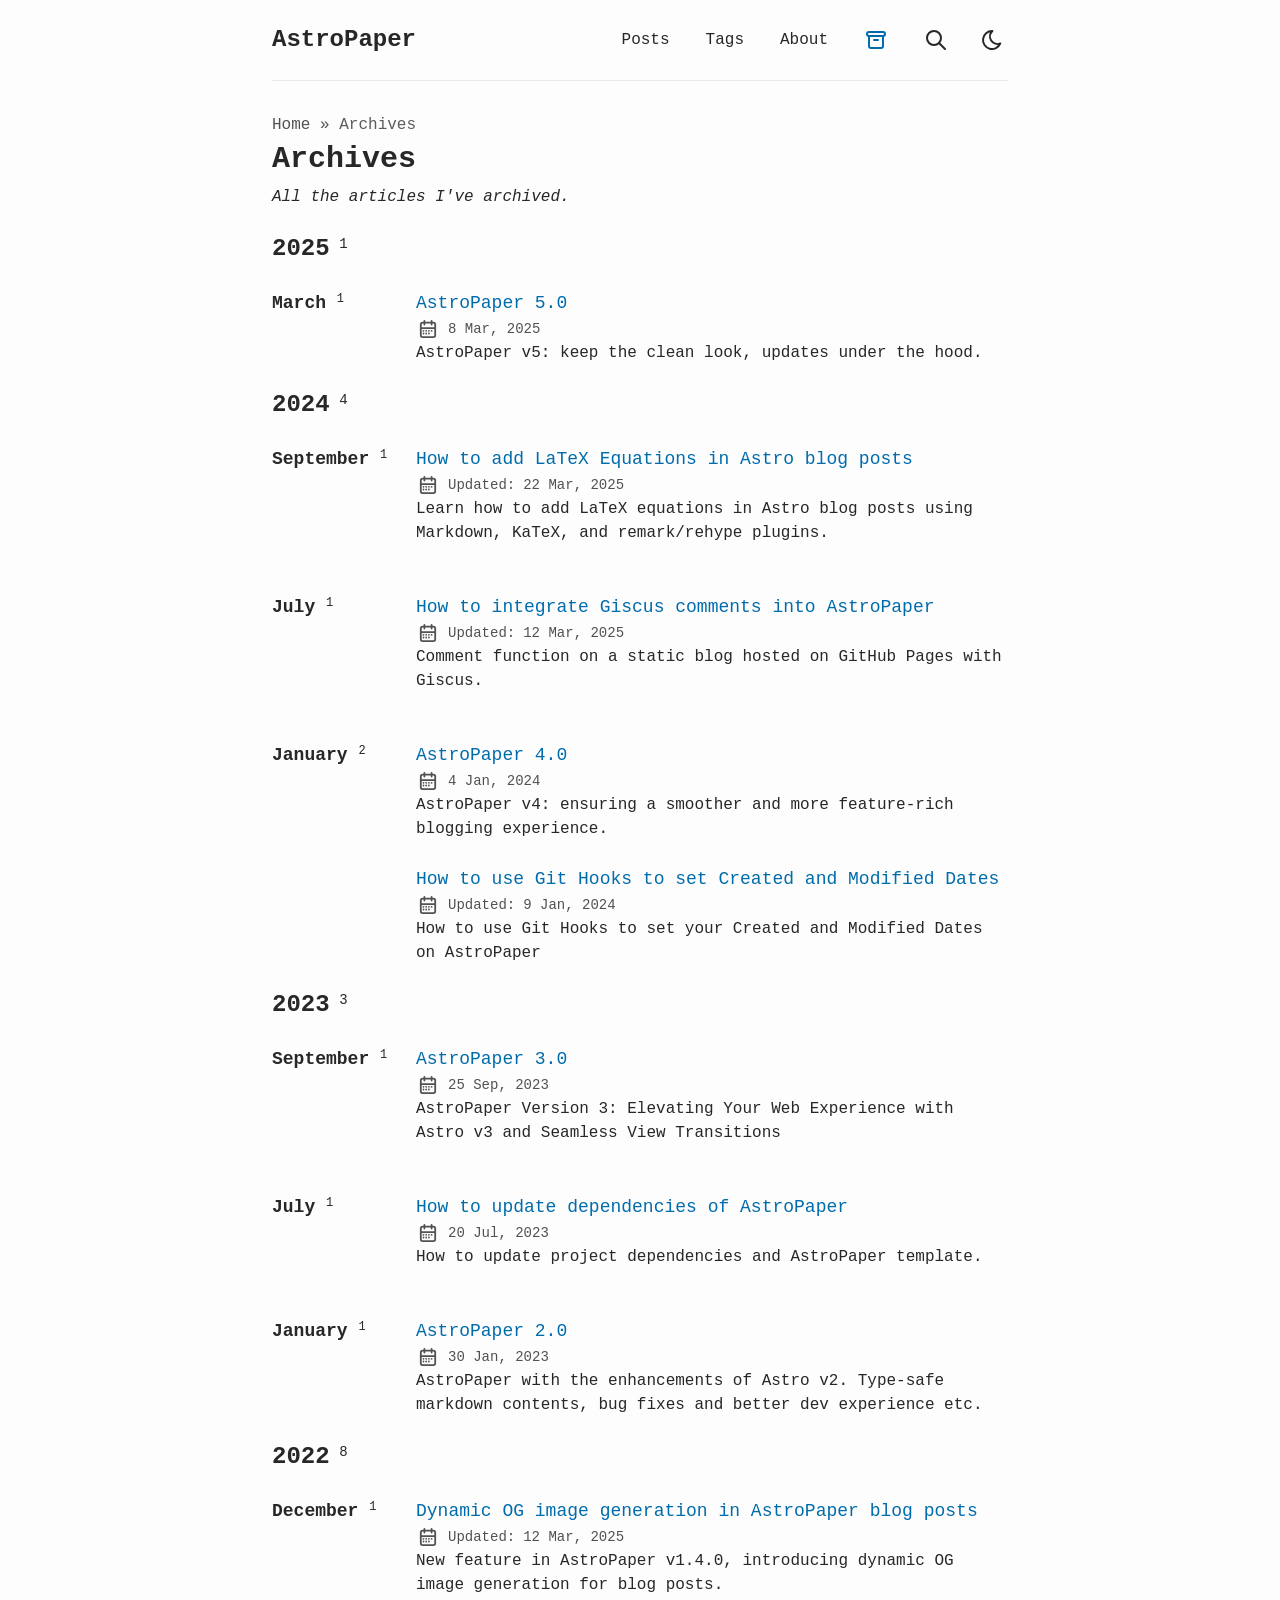
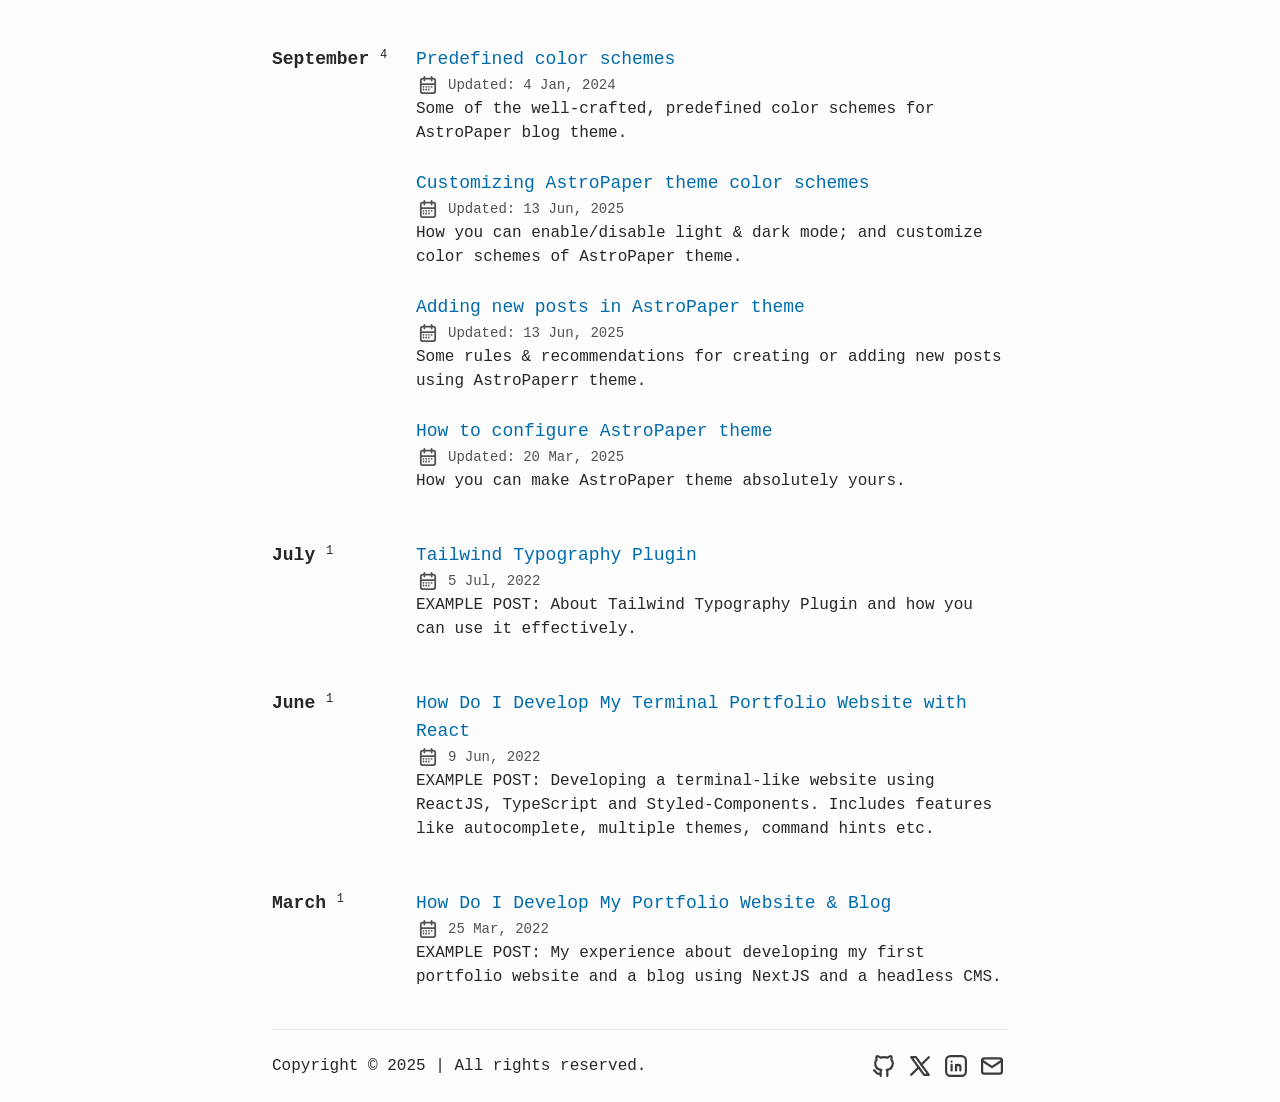
<file: archives/index.html>
<!DOCTYPE html><html dir="ltr" lang="en" class="false" data-astro-cid-sckkx6r4> <head><meta charset="UTF-8"><meta name="viewport" content="width=device-width"><link rel="icon" type="image/svg+xml" href="/favicon.svg"><link rel="canonical" href="https://astro-paper.pages.dev/archives/"><meta name="generator" content="Astro v5.12.0"><!-- General Meta Tags --><title>Archives | AstroPaper</title><meta name="title" content="Archives | AstroPaper"><meta name="description" content="A minimal, responsive and SEO-friendly Astro blog theme."><meta name="author" content="Sat Naing"><link rel="sitemap" href="/sitemap-index.xml"><!-- Open Graph / Facebook --><meta property="og:title" content="Archives | AstroPaper"><meta property="og:description" content="A minimal, responsive and SEO-friendly Astro blog theme."><meta property="og:url" content="https://astro-paper.pages.dev/archives/"><meta property="og:image" content="https://astro-paper.pages.dev/astropaper-og.jpg"><!-- Article Published/Modified time --><!-- Twitter --><meta property="twitter:card" content="summary_large_image"><meta property="twitter:url" content="https://astro-paper.pages.dev/archives/"><meta property="twitter:title" content="Archives | AstroPaper"><meta property="twitter:description" content="A minimal, responsive and SEO-friendly Astro blog theme."><meta property="twitter:image" content="https://astro-paper.pages.dev/astropaper-og.jpg"><!-- Google JSON-LD Structured data --><script type="application/ld+json">{"@context":"https://schema.org","@type":"BlogPosting","headline":"Archives | AstroPaper","image":"https://astro-paper.pages.dev/astropaper-og.jpg","datePublished":"undefined","author":[{"@type":"Person","name":"Sat Naing","url":"https://satnaing.dev/"}]}</script><!-- Enable RSS feed auto-discovery  --><!-- https://docs.astro.build/en/recipes/rss/#enabling-rss-feed-auto-discovery --><link rel="alternate" type="application/rss+xml" title="AstroPaper" href="https://astro-paper.pages.dev/rss.xml"><meta name="theme-color" content=""><meta name="astro-view-transitions-enabled" content="true"><meta name="astro-view-transitions-fallback" content="animate"><script type="module" src="/_astro/ClientRouter.astro_astro_type_script_index_0_lang.D98dxaWf.js"></script><script src="/toggle-theme.js"></script><style>@keyframes astroFadeInOut{0%{opacity:1}to{opacity:0}}@keyframes astroFadeIn{0%{opacity:0;mix-blend-mode:plus-lighter}to{opacity:1;mix-blend-mode:plus-lighter}}@keyframes astroFadeOut{0%{opacity:1;mix-blend-mode:plus-lighter}to{opacity:0;mix-blend-mode:plus-lighter}}@keyframes astroSlideFromRight{0%{transform:translate(100%)}}@keyframes astroSlideFromLeft{0%{transform:translate(-100%)}}@keyframes astroSlideToRight{to{transform:translate(100%)}}@keyframes astroSlideToLeft{to{transform:translate(-100%)}}@media (prefers-reduced-motion){::view-transition-group(*),::view-transition-old(*),::view-transition-new(*){animation:none!important}[data-astro-transition-scope]{animation:none!important}}
</style>
<link rel="stylesheet" href="/_astro/about.CfPN_DOh.css">
<style>:where([data-astro-image]){object-fit:var(--fit);object-position:var(--pos);height:auto}:where([data-astro-image=full-width]){width:100%}:where([data-astro-image=constrained]){max-width:100%}
</style></head> <body data-astro-cid-sckkx6r4>  <header> <a id="skip-to-content" href="#main-content" class="absolute start-16 -top-full z-50 bg-background px-3 py-2 text-accent backdrop-blur-lg transition-all focus:top-4">
Skip to content
</a> <div id="nav-container" class="mx-auto flex max-w-app flex-col items-center justify-between sm:flex-row"> <div id="top-nav-wrap" class="relative flex w-full items-baseline justify-between bg-background p-4 sm:items-center sm:py-6"> <a href="/" class="absolute py-1 text-xl leading-8 font-semibold whitespace-nowrap sm:static sm:my-auto sm:text-2xl sm:leading-none"> AstroPaper </a> <nav id="nav-menu" class="flex w-full flex-col items-center sm:ms-2 sm:flex-row sm:justify-end sm:space-x-4 sm:py-0"> <button id="menu-btn" class="focus-outline self-end p-2 sm:hidden" aria-label="Open Menu" aria-expanded="false" aria-controls="menu-items"> <svg width="24" height="24" viewBox="0 0 24 24" fill="none" stroke="currentColor" stroke-width="2" stroke-linecap="round" stroke-linejoin="round" class="hidden" id="close-icon"><path stroke="none" d="M0 0h24v24H0z" fill="none" /><path d="M18 6l-12 12" /><path d="M6 6l12 12" /></svg> <svg width="24" height="24" viewBox="0 0 24 24" fill="none" stroke="currentColor" stroke-width="2" stroke-linecap="round" stroke-linejoin="round" class="icon icon-tabler icons-tabler-outline icon-tabler-menu-deep" id="menu-icon"><path stroke="none" d="M0 0h24v24H0z" fill="none" /><path d="M4 6h16" /><path d="M7 12h13" /><path d="M10 18h10" /></svg> </button> <ul id="menu-items" class="mt-4 grid w-44 grid-cols-2 place-content-center gap-2 [&#38;>li>a]:block [&#38;>li>a]:px-4 [&#38;>li>a]:py-3 [&#38;>li>a]:text-center [&#38;>li>a]:font-medium [&#38;>li>a]:hover:text-accent sm:[&#38;>li>a]:px-2 sm:[&#38;>li>a]:py-1 hidden sm:mt-0 sm:flex sm:w-auto sm:gap-x-5 sm:gap-y-0"> <li class="col-span-2"> <a href="/posts">
Posts
</a> </li> <li class="col-span-2"> <a href="/tags">
Tags
</a> </li> <li class="col-span-2"> <a href="/about">
About
</a> </li> <li class="col-span-2"> <a href="/archives" class="group inline-block hover:text-accent focus-outline flex justify-center p-3 sm:p-1 active-nav [&#38;>svg]:stroke-accent" aria-label="archives" title="Archives"> <svg width="24" height="24" viewBox="0 0 24 24" fill="none" stroke="currentColor" stroke-width="2" stroke-linecap="round" stroke-linejoin="round" class="hidden sm:inline-block"><path stroke="none" d="M0 0h24v24H0z" fill="none" /><path d="M3 4m0 2a2 2 0 0 1 2 -2h14a2 2 0 0 1 2 2v0a2 2 0 0 1 -2 2h-14a2 2 0 0 1 -2 -2z" /><path d="M5 8v10a2 2 0 0 0 2 2h10a2 2 0 0 0 2 -2v-10" /><path d="M10 12l4 0" /></svg> <span class="sm:sr-only">Archives</span> </a> </li> <li class="col-span-1 flex items-center justify-center"> <a href="/search" class="group inline-block hover:text-accent focus-outline flex p-3 sm:p-1" aria-label="search" title="Search"> <svg width="24" height="24" viewBox="0 0 24 24" fill="none" stroke="currentColor" stroke-width="2" stroke-linecap="round" stroke-linejoin="round" class="icon icon-tabler icons-tabler-outline icon-tabler-search"><path stroke="none" d="M0 0h24v24H0z" fill="none" /><path d="M10 10m-7 0a7 7 0 1 0 14 0a7 7 0 1 0 -14 0" /><path d="M21 21l-6 -6" /></svg> <span class="sr-only">Search</span> </a> </li> <li class="col-span-1 flex items-center justify-center"> <button id="theme-btn" class="focus-outline relative size-12 p-4 sm:size-8 hover:[&>svg]:stroke-accent" title="Toggles light & dark" aria-label="auto" aria-live="polite"> <svg width="24" height="24" viewBox="0 0 24 24" fill="none" stroke="currentColor" stroke-width="2" stroke-linecap="round" stroke-linejoin="round" class="absolute top-[50%] left-[50%] -translate-[50%] scale-100 rotate-0 transition-all dark:scale-0 dark:-rotate-90"><path stroke="none" d="M0 0h24v24H0z" fill="none" /><path d="M12 3c.132 0 .263 0 .393 0a7.5 7.5 0 0 0 7.92 12.446a9 9 0 1 1 -8.313 -12.454z" /></svg> <svg width="24" height="24" viewBox="0 0 24 24" fill="none" stroke="currentColor" stroke-width="2" stroke-linecap="round" stroke-linejoin="round" class="absolute top-[50%] left-[50%] -translate-[50%] scale-0 rotate-90 transition-all dark:scale-100 dark:rotate-0"><path stroke="none" d="M0 0h24v24H0z" fill="none" /><path d="M14.828 14.828a4 4 0 1 0 -5.656 -5.656a4 4 0 0 0 5.656 5.656z" /><path d="M6.343 17.657l-1.414 1.414" /><path d="M6.343 6.343l-1.414 -1.414" /><path d="M17.657 6.343l1.414 -1.414" /><path d="M17.657 17.657l1.414 1.414" /><path d="M4 12h-2" /><path d="M12 4v-2" /><path d="M20 12h2" /><path d="M12 20v2" /></svg> </button> </li> </ul> </nav> </div> </div> <div class="mx-auto max-w-app px-4"> <hr class="border-border" aria-hidden="true"> </div> </header> <script type="module">function s(){const e=document.querySelector("#menu-btn"),t=document.querySelector("#menu-items"),n=document.querySelector("#menu-icon"),o=document.querySelector("#close-icon");!e||!t||!n||!o||e.addEventListener("click",()=>{const c=e.getAttribute("aria-expanded")==="true";e.setAttribute("aria-expanded",c?"false":"true"),e.setAttribute("aria-label",c?"Open Menu":"Close Menu"),t.classList.toggle("hidden"),n.classList.toggle("hidden"),o.classList.toggle("hidden")})}s();document.addEventListener("astro:after-swap",s);</script> <nav class="mx-auto mt-8 mb-1 w-full max-w-app px-4" aria-label="breadcrumb"> <ul class="font-light [&>li]:inline [&>li:not(:last-child)>a]:hover:opacity-100"> <li> <a href="/" class="opacity-80">Home</a> <span aria-hidden="true" class="opacity-80">&raquo;</span> </li> <li> <span class="capitalize opacity-75" aria-current="page">  archives </span> </li> </ul> </nav> <main data-backUrl="/archives/" id="main-content" class="mx-auto w-full max-w-app px-4 pb-4"> <h1 class="text-2xl font-semibold sm:text-3xl">Archives</h1> <p class="mt-2 mb-6 italic">All the articles I&#39;ve archived.</p> <div> <span class="text-2xl font-bold">2025</span> <sup class="text-sm">1</sup> <div class="flex flex-col sm:flex-row"> <div class="mt-6 min-w-36 text-lg sm:my-6"> <span class="font-bold">March</span> <sup class="text-xs">1</sup> </div> <ul> <li class="my-6"> <a href="/posts/astro-paper-v5" class="inline-block text-lg font-medium text-accent decoration-dashed underline-offset-4 focus-visible:no-underline focus-visible:underline-offset-0"> <h2 style="view-transition-name:astro-paper-5-0" class="text-lg font-medium decoration-dashed hover:underline">AstroPaper 5.0</h2> </a> <div class="flex items-center gap-x-2 opacity-80"> <svg width="24" height="24" viewBox="0 0 24 24" fill="none" stroke="currentColor" stroke-width="2" stroke-linecap="round" stroke-linejoin="round" class="inline-block size-6 min-w-[1.375rem] scale-90"><path stroke="none" d="M0 0h24v24H0z" fill="none" /><path d="M4 7a2 2 0 0 1 2 -2h12a2 2 0 0 1 2 2v12a2 2 0 0 1 -2 2h-12a2 2 0 0 1 -2 -2v-12z" /><path d="M16 3v4" /><path d="M8 3v4" /><path d="M4 11h16" /><path d="M7 14h.013" /><path d="M10.01 14h.005" /><path d="M13.01 14h.005" /><path d="M16.015 14h.005" /><path d="M13.015 17h.005" /><path d="M7.01 17h.005" /><path d="M10.01 17h.005" /></svg>  <time class="text-sm" datetime="2025-03-08T08:18:19.693Z">8 Mar, 2025</time> </div> <p>AstroPaper v5: keep the clean look, updates under the hood.</p> </li> </ul> </div> </div><div> <span class="text-2xl font-bold">2024</span> <sup class="text-sm">4</sup> <div class="flex flex-col sm:flex-row"> <div class="mt-6 min-w-36 text-lg sm:my-6"> <span class="font-bold">September</span> <sup class="text-xs">1</sup> </div> <ul> <li class="my-6"> <a href="/posts/how-to-add-latex-equations-in-blog-posts" class="inline-block text-lg font-medium text-accent decoration-dashed underline-offset-4 focus-visible:no-underline focus-visible:underline-offset-0"> <h2 style="view-transition-name:how-to-add-la-te-x-equations-in-astro-blog-posts" class="text-lg font-medium decoration-dashed hover:underline">How to add LaTeX Equations in Astro blog posts</h2> </a> <div class="flex items-center gap-x-2 opacity-80"> <svg width="24" height="24" viewBox="0 0 24 24" fill="none" stroke="currentColor" stroke-width="2" stroke-linecap="round" stroke-linejoin="round" class="inline-block size-6 min-w-[1.375rem] scale-90"><path stroke="none" d="M0 0h24v24H0z" fill="none" /><path d="M4 7a2 2 0 0 1 2 -2h12a2 2 0 0 1 2 2v12a2 2 0 0 1 -2 2h-12a2 2 0 0 1 -2 -2v-12z" /><path d="M16 3v4" /><path d="M8 3v4" /><path d="M4 11h16" /><path d="M7 14h.013" /><path d="M10.01 14h.005" /><path d="M13.01 14h.005" /><path d="M16.015 14h.005" /><path d="M13.015 17h.005" /><path d="M7.01 17h.005" /><path d="M10.01 17h.005" /></svg> <span class="text-sm">
Updated:
</span> <time class="text-sm" datetime="2025-03-22T09:25:46.734Z">22 Mar, 2025</time> </div> <p>Learn how to add LaTeX equations in Astro blog posts using Markdown, KaTeX, and remark/rehype plugins.</p> </li> </ul> </div><div class="flex flex-col sm:flex-row"> <div class="mt-6 min-w-36 text-lg sm:my-6"> <span class="font-bold">July</span> <sup class="text-xs">1</sup> </div> <ul> <li class="my-6"> <a href="/posts/how-to-integrate-giscus-comments" class="inline-block text-lg font-medium text-accent decoration-dashed underline-offset-4 focus-visible:no-underline focus-visible:underline-offset-0"> <h2 style="view-transition-name:how-to-integrate-giscus-comments-into-astro-paper" class="text-lg font-medium decoration-dashed hover:underline">How to integrate Giscus comments into AstroPaper</h2> </a> <div class="flex items-center gap-x-2 opacity-80"> <svg width="24" height="24" viewBox="0 0 24 24" fill="none" stroke="currentColor" stroke-width="2" stroke-linecap="round" stroke-linejoin="round" class="inline-block size-6 min-w-[1.375rem] scale-90"><path stroke="none" d="M0 0h24v24H0z" fill="none" /><path d="M4 7a2 2 0 0 1 2 -2h12a2 2 0 0 1 2 2v12a2 2 0 0 1 -2 2h-12a2 2 0 0 1 -2 -2v-12z" /><path d="M16 3v4" /><path d="M8 3v4" /><path d="M4 11h16" /><path d="M7 14h.013" /><path d="M10.01 14h.005" /><path d="M13.01 14h.005" /><path d="M16.015 14h.005" /><path d="M13.015 17h.005" /><path d="M7.01 17h.005" /><path d="M10.01 17h.005" /></svg> <span class="text-sm">
Updated:
</span> <time class="text-sm" datetime="2025-03-12T12:28:53.000Z">12 Mar, 2025</time> </div> <p>Comment function on a static blog hosted on GitHub Pages with Giscus.</p> </li> </ul> </div><div class="flex flex-col sm:flex-row"> <div class="mt-6 min-w-36 text-lg sm:my-6"> <span class="font-bold">January</span> <sup class="text-xs">2</sup> </div> <ul> <li class="my-6"> <a href="/posts/astro-paper-v4" class="inline-block text-lg font-medium text-accent decoration-dashed underline-offset-4 focus-visible:no-underline focus-visible:underline-offset-0"> <h2 style="view-transition-name:astro-paper-4-0" class="text-lg font-medium decoration-dashed hover:underline">AstroPaper 4.0</h2> </a> <div class="flex items-center gap-x-2 opacity-80"> <svg width="24" height="24" viewBox="0 0 24 24" fill="none" stroke="currentColor" stroke-width="2" stroke-linecap="round" stroke-linejoin="round" class="inline-block size-6 min-w-[1.375rem] scale-90"><path stroke="none" d="M0 0h24v24H0z" fill="none" /><path d="M4 7a2 2 0 0 1 2 -2h12a2 2 0 0 1 2 2v12a2 2 0 0 1 -2 2h-12a2 2 0 0 1 -2 -2v-12z" /><path d="M16 3v4" /><path d="M8 3v4" /><path d="M4 11h16" /><path d="M7 14h.013" /><path d="M10.01 14h.005" /><path d="M13.01 14h.005" /><path d="M16.015 14h.005" /><path d="M13.015 17h.005" /><path d="M7.01 17h.005" /><path d="M10.01 17h.005" /></svg>  <time class="text-sm" datetime="2024-01-04T09:30:41.816Z">4 Jan, 2024</time> </div> <p>AstroPaper v4: ensuring a smoother and more feature-rich blogging experience.</p> </li><li class="my-6"> <a href="/posts/setting-dates-via-git-hooks" class="inline-block text-lg font-medium text-accent decoration-dashed underline-offset-4 focus-visible:no-underline focus-visible:underline-offset-0"> <h2 style="view-transition-name:how-to-use-git-hooks-to-set-created-and-modified-dates" class="text-lg font-medium decoration-dashed hover:underline">How to use Git Hooks to set Created and Modified Dates</h2> </a> <div class="flex items-center gap-x-2 opacity-80"> <svg width="24" height="24" viewBox="0 0 24 24" fill="none" stroke="currentColor" stroke-width="2" stroke-linecap="round" stroke-linejoin="round" class="inline-block size-6 min-w-[1.375rem] scale-90"><path stroke="none" d="M0 0h24v24H0z" fill="none" /><path d="M4 7a2 2 0 0 1 2 -2h12a2 2 0 0 1 2 2v12a2 2 0 0 1 -2 2h-12a2 2 0 0 1 -2 -2v-12z" /><path d="M16 3v4" /><path d="M8 3v4" /><path d="M4 11h16" /><path d="M7 14h.013" /><path d="M10.01 14h.005" /><path d="M13.01 14h.005" /><path d="M16.015 14h.005" /><path d="M13.015 17h.005" /><path d="M7.01 17h.005" /><path d="M10.01 17h.005" /></svg> <span class="text-sm">
Updated:
</span> <time class="text-sm" datetime="2024-01-08T18:59:05.000Z">9 Jan, 2024</time> </div> <p>How to use Git Hooks to set your Created and Modified Dates on AstroPaper</p> </li> </ul> </div> </div><div> <span class="text-2xl font-bold">2023</span> <sup class="text-sm">3</sup> <div class="flex flex-col sm:flex-row"> <div class="mt-6 min-w-36 text-lg sm:my-6"> <span class="font-bold">September</span> <sup class="text-xs">1</sup> </div> <ul> <li class="my-6"> <a href="/posts/astro-paper-v3" class="inline-block text-lg font-medium text-accent decoration-dashed underline-offset-4 focus-visible:no-underline focus-visible:underline-offset-0"> <h2 style="view-transition-name:astro-paper-3-0" class="text-lg font-medium decoration-dashed hover:underline">AstroPaper 3.0</h2> </a> <div class="flex items-center gap-x-2 opacity-80"> <svg width="24" height="24" viewBox="0 0 24 24" fill="none" stroke="currentColor" stroke-width="2" stroke-linecap="round" stroke-linejoin="round" class="inline-block size-6 min-w-[1.375rem] scale-90"><path stroke="none" d="M0 0h24v24H0z" fill="none" /><path d="M4 7a2 2 0 0 1 2 -2h12a2 2 0 0 1 2 2v12a2 2 0 0 1 -2 2h-12a2 2 0 0 1 -2 -2v-12z" /><path d="M16 3v4" /><path d="M8 3v4" /><path d="M4 11h16" /><path d="M7 14h.013" /><path d="M10.01 14h.005" /><path d="M13.01 14h.005" /><path d="M16.015 14h.005" /><path d="M13.015 17h.005" /><path d="M7.01 17h.005" /><path d="M10.01 17h.005" /></svg>  <time class="text-sm" datetime="2023-09-25T10:25:54.547Z">25 Sep, 2023</time> </div> <p>AstroPaper Version 3: Elevating Your Web Experience with Astro v3 and Seamless View Transitions</p> </li> </ul> </div><div class="flex flex-col sm:flex-row"> <div class="mt-6 min-w-36 text-lg sm:my-6"> <span class="font-bold">July</span> <sup class="text-xs">1</sup> </div> <ul> <li class="my-6"> <a href="/posts/how-to-update-dependencies" class="inline-block text-lg font-medium text-accent decoration-dashed underline-offset-4 focus-visible:no-underline focus-visible:underline-offset-0"> <h2 style="view-transition-name:how-to-update-dependencies-of-astro-paper" class="text-lg font-medium decoration-dashed hover:underline">How to update dependencies of AstroPaper</h2> </a> <div class="flex items-center gap-x-2 opacity-80"> <svg width="24" height="24" viewBox="0 0 24 24" fill="none" stroke="currentColor" stroke-width="2" stroke-linecap="round" stroke-linejoin="round" class="inline-block size-6 min-w-[1.375rem] scale-90"><path stroke="none" d="M0 0h24v24H0z" fill="none" /><path d="M4 7a2 2 0 0 1 2 -2h12a2 2 0 0 1 2 2v12a2 2 0 0 1 -2 2h-12a2 2 0 0 1 -2 -2v-12z" /><path d="M16 3v4" /><path d="M8 3v4" /><path d="M4 11h16" /><path d="M7 14h.013" /><path d="M10.01 14h.005" /><path d="M13.01 14h.005" /><path d="M16.015 14h.005" /><path d="M13.015 17h.005" /><path d="M7.01 17h.005" /><path d="M10.01 17h.005" /></svg>  <time class="text-sm" datetime="2023-07-20T15:33:05.569Z">20 Jul, 2023</time> </div> <p>How to update project dependencies and AstroPaper template.</p> </li> </ul> </div><div class="flex flex-col sm:flex-row"> <div class="mt-6 min-w-36 text-lg sm:my-6"> <span class="font-bold">January</span> <sup class="text-xs">1</sup> </div> <ul> <li class="my-6"> <a href="/posts/astro-paper-2" class="inline-block text-lg font-medium text-accent decoration-dashed underline-offset-4 focus-visible:no-underline focus-visible:underline-offset-0"> <h2 style="view-transition-name:astro-paper-2-0" class="text-lg font-medium decoration-dashed hover:underline">AstroPaper 2.0</h2> </a> <div class="flex items-center gap-x-2 opacity-80"> <svg width="24" height="24" viewBox="0 0 24 24" fill="none" stroke="currentColor" stroke-width="2" stroke-linecap="round" stroke-linejoin="round" class="inline-block size-6 min-w-[1.375rem] scale-90"><path stroke="none" d="M0 0h24v24H0z" fill="none" /><path d="M4 7a2 2 0 0 1 2 -2h12a2 2 0 0 1 2 2v12a2 2 0 0 1 -2 2h-12a2 2 0 0 1 -2 -2v-12z" /><path d="M16 3v4" /><path d="M8 3v4" /><path d="M4 11h16" /><path d="M7 14h.013" /><path d="M10.01 14h.005" /><path d="M13.01 14h.005" /><path d="M16.015 14h.005" /><path d="M13.015 17h.005" /><path d="M7.01 17h.005" /><path d="M10.01 17h.005" /></svg>  <time class="text-sm" datetime="2023-01-30T15:57:52.737Z">30 Jan, 2023</time> </div> <p>AstroPaper with the enhancements of Astro v2. Type-safe markdown contents, bug fixes and better dev experience etc.</p> </li> </ul> </div> </div><div> <span class="text-2xl font-bold">2022</span> <sup class="text-sm">8</sup> <div class="flex flex-col sm:flex-row"> <div class="mt-6 min-w-36 text-lg sm:my-6"> <span class="font-bold">December</span> <sup class="text-xs">1</sup> </div> <ul> <li class="my-6"> <a href="/posts/dynamic-og-image-generation-in-astropaper-blog-posts" class="inline-block text-lg font-medium text-accent decoration-dashed underline-offset-4 focus-visible:no-underline focus-visible:underline-offset-0"> <h2 style="view-transition-name:dynamic-og-image-generation-in-astro-paper-blog-posts" class="text-lg font-medium decoration-dashed hover:underline">Dynamic OG image generation in AstroPaper blog posts</h2> </a> <div class="flex items-center gap-x-2 opacity-80"> <svg width="24" height="24" viewBox="0 0 24 24" fill="none" stroke="currentColor" stroke-width="2" stroke-linecap="round" stroke-linejoin="round" class="inline-block size-6 min-w-[1.375rem] scale-90"><path stroke="none" d="M0 0h24v24H0z" fill="none" /><path d="M4 7a2 2 0 0 1 2 -2h12a2 2 0 0 1 2 2v12a2 2 0 0 1 -2 2h-12a2 2 0 0 1 -2 -2v-12z" /><path d="M16 3v4" /><path d="M8 3v4" /><path d="M4 11h16" /><path d="M7 14h.013" /><path d="M10.01 14h.005" /><path d="M13.01 14h.005" /><path d="M16.015 14h.005" /><path d="M13.015 17h.005" /><path d="M7.01 17h.005" /><path d="M10.01 17h.005" /></svg> <span class="text-sm">
Updated:
</span> <time class="text-sm" datetime="2025-03-12T13:39:20.763Z">12 Mar, 2025</time> </div> <p>New feature in AstroPaper v1.4.0, introducing dynamic OG image generation for blog posts.</p> </li> </ul> </div><div class="flex flex-col sm:flex-row"> <div class="mt-6 min-w-36 text-lg sm:my-6"> <span class="font-bold">September</span> <sup class="text-xs">4</sup> </div> <ul> <li class="my-6"> <a href="/posts/predefined-color-schemes" class="inline-block text-lg font-medium text-accent decoration-dashed underline-offset-4 focus-visible:no-underline focus-visible:underline-offset-0"> <h2 style="view-transition-name:predefined-color-schemes" class="text-lg font-medium decoration-dashed hover:underline">Predefined color schemes</h2> </a> <div class="flex items-center gap-x-2 opacity-80"> <svg width="24" height="24" viewBox="0 0 24 24" fill="none" stroke="currentColor" stroke-width="2" stroke-linecap="round" stroke-linejoin="round" class="inline-block size-6 min-w-[1.375rem] scale-90"><path stroke="none" d="M0 0h24v24H0z" fill="none" /><path d="M4 7a2 2 0 0 1 2 -2h12a2 2 0 0 1 2 2v12a2 2 0 0 1 -2 2h-12a2 2 0 0 1 -2 -2v-12z" /><path d="M16 3v4" /><path d="M8 3v4" /><path d="M4 11h16" /><path d="M7 14h.013" /><path d="M10.01 14h.005" /><path d="M13.01 14h.005" /><path d="M16.015 14h.005" /><path d="M13.015 17h.005" /><path d="M7.01 17h.005" /><path d="M10.01 17h.005" /></svg> <span class="text-sm">
Updated:
</span> <time class="text-sm" datetime="2024-01-04T09:09:06.000Z">4 Jan, 2024</time> </div> <p>Some of the well-crafted, predefined color schemes for AstroPaper blog theme.</p> </li><li class="my-6"> <a href="/posts/customizing-astropaper-theme-color-schemes" class="inline-block text-lg font-medium text-accent decoration-dashed underline-offset-4 focus-visible:no-underline focus-visible:underline-offset-0"> <h2 style="view-transition-name:customizing-astro-paper-theme-color-schemes" class="text-lg font-medium decoration-dashed hover:underline">Customizing AstroPaper theme color schemes</h2> </a> <div class="flex items-center gap-x-2 opacity-80"> <svg width="24" height="24" viewBox="0 0 24 24" fill="none" stroke="currentColor" stroke-width="2" stroke-linecap="round" stroke-linejoin="round" class="inline-block size-6 min-w-[1.375rem] scale-90"><path stroke="none" d="M0 0h24v24H0z" fill="none" /><path d="M4 7a2 2 0 0 1 2 -2h12a2 2 0 0 1 2 2v12a2 2 0 0 1 -2 2h-12a2 2 0 0 1 -2 -2v-12z" /><path d="M16 3v4" /><path d="M8 3v4" /><path d="M4 11h16" /><path d="M7 14h.013" /><path d="M10.01 14h.005" /><path d="M13.01 14h.005" /><path d="M16.015 14h.005" /><path d="M13.015 17h.005" /><path d="M7.01 17h.005" /><path d="M10.01 17h.005" /></svg> <span class="text-sm">
Updated:
</span> <time class="text-sm" datetime="2025-06-13T16:46:34.155Z">13 Jun, 2025</time> </div> <p>How you can enable/disable light &amp; dark mode; and customize color schemes of AstroPaper theme.</p> </li><li class="my-6"> <a href="/posts/adding-new-posts-in-astropaper-theme" class="inline-block text-lg font-medium text-accent decoration-dashed underline-offset-4 focus-visible:no-underline focus-visible:underline-offset-0"> <h2 style="view-transition-name:adding-new-posts-in-astro-paper-theme" class="text-lg font-medium decoration-dashed hover:underline">Adding new posts in AstroPaper theme</h2> </a> <div class="flex items-center gap-x-2 opacity-80"> <svg width="24" height="24" viewBox="0 0 24 24" fill="none" stroke="currentColor" stroke-width="2" stroke-linecap="round" stroke-linejoin="round" class="inline-block size-6 min-w-[1.375rem] scale-90"><path stroke="none" d="M0 0h24v24H0z" fill="none" /><path d="M4 7a2 2 0 0 1 2 -2h12a2 2 0 0 1 2 2v12a2 2 0 0 1 -2 2h-12a2 2 0 0 1 -2 -2v-12z" /><path d="M16 3v4" /><path d="M8 3v4" /><path d="M4 11h16" /><path d="M7 14h.013" /><path d="M10.01 14h.005" /><path d="M13.01 14h.005" /><path d="M16.015 14h.005" /><path d="M13.015 17h.005" /><path d="M7.01 17h.005" /><path d="M10.01 17h.005" /></svg> <span class="text-sm">
Updated:
</span> <time class="text-sm" datetime="2025-06-13T16:52:45.934Z">13 Jun, 2025</time> </div> <p>Some rules &amp; recommendations for creating or adding new posts using AstroPaperr theme.</p> </li><li class="my-6"> <a href="/posts/how-to-configure-astropaper-theme" class="inline-block text-lg font-medium text-accent decoration-dashed underline-offset-4 focus-visible:no-underline focus-visible:underline-offset-0"> <h2 style="view-transition-name:how-to-configure-astro-paper-theme" class="text-lg font-medium decoration-dashed hover:underline">How to configure AstroPaper theme</h2> </a> <div class="flex items-center gap-x-2 opacity-80"> <svg width="24" height="24" viewBox="0 0 24 24" fill="none" stroke="currentColor" stroke-width="2" stroke-linecap="round" stroke-linejoin="round" class="inline-block size-6 min-w-[1.375rem] scale-90"><path stroke="none" d="M0 0h24v24H0z" fill="none" /><path d="M4 7a2 2 0 0 1 2 -2h12a2 2 0 0 1 2 2v12a2 2 0 0 1 -2 2h-12a2 2 0 0 1 -2 -2v-12z" /><path d="M16 3v4" /><path d="M8 3v4" /><path d="M4 11h16" /><path d="M7 14h.013" /><path d="M10.01 14h.005" /><path d="M13.01 14h.005" /><path d="M16.015 14h.005" /><path d="M13.015 17h.005" /><path d="M7.01 17h.005" /><path d="M10.01 17h.005" /></svg> <span class="text-sm">
Updated:
</span> <time class="text-sm" datetime="2025-03-20T03:15:57.792Z">20 Mar, 2025</time> </div> <p>How you can make AstroPaper theme absolutely yours.</p> </li> </ul> </div><div class="flex flex-col sm:flex-row"> <div class="mt-6 min-w-36 text-lg sm:my-6"> <span class="font-bold">July</span> <sup class="text-xs">1</sup> </div> <ul> <li class="my-6"> <a href="/posts/examples/tailwind-typography" class="inline-block text-lg font-medium text-accent decoration-dashed underline-offset-4 focus-visible:no-underline focus-visible:underline-offset-0"> <h2 style="view-transition-name:tailwind-typography-plugin" class="text-lg font-medium decoration-dashed hover:underline">Tailwind Typography Plugin</h2> </a> <div class="flex items-center gap-x-2 opacity-80"> <svg width="24" height="24" viewBox="0 0 24 24" fill="none" stroke="currentColor" stroke-width="2" stroke-linecap="round" stroke-linejoin="round" class="inline-block size-6 min-w-[1.375rem] scale-90"><path stroke="none" d="M0 0h24v24H0z" fill="none" /><path d="M4 7a2 2 0 0 1 2 -2h12a2 2 0 0 1 2 2v12a2 2 0 0 1 -2 2h-12a2 2 0 0 1 -2 -2v-12z" /><path d="M16 3v4" /><path d="M8 3v4" /><path d="M4 11h16" /><path d="M7 14h.013" /><path d="M10.01 14h.005" /><path d="M13.01 14h.005" /><path d="M16.015 14h.005" /><path d="M13.015 17h.005" /><path d="M7.01 17h.005" /><path d="M10.01 17h.005" /></svg>  <time class="text-sm" datetime="2022-07-05T02:05:51.000Z">5 Jul, 2022</time> </div> <p>EXAMPLE POST: About Tailwind Typography Plugin and how you can use it effectively.</p> </li> </ul> </div><div class="flex flex-col sm:flex-row"> <div class="mt-6 min-w-36 text-lg sm:my-6"> <span class="font-bold">June</span> <sup class="text-xs">1</sup> </div> <ul> <li class="my-6"> <a href="/posts/examples/how-do-i-develop-my-terminal-portfolio-website-with-react" class="inline-block text-lg font-medium text-accent decoration-dashed underline-offset-4 focus-visible:no-underline focus-visible:underline-offset-0"> <h2 style="view-transition-name:how-do-i-develop-my-terminal-portfolio-website-with-react" class="text-lg font-medium decoration-dashed hover:underline">How Do I Develop My Terminal Portfolio Website with React</h2> </a> <div class="flex items-center gap-x-2 opacity-80"> <svg width="24" height="24" viewBox="0 0 24 24" fill="none" stroke="currentColor" stroke-width="2" stroke-linecap="round" stroke-linejoin="round" class="inline-block size-6 min-w-[1.375rem] scale-90"><path stroke="none" d="M0 0h24v24H0z" fill="none" /><path d="M4 7a2 2 0 0 1 2 -2h12a2 2 0 0 1 2 2v12a2 2 0 0 1 -2 2h-12a2 2 0 0 1 -2 -2v-12z" /><path d="M16 3v4" /><path d="M8 3v4" /><path d="M4 11h16" /><path d="M7 14h.013" /><path d="M10.01 14h.005" /><path d="M13.01 14h.005" /><path d="M16.015 14h.005" /><path d="M13.015 17h.005" /><path d="M7.01 17h.005" /><path d="M10.01 17h.005" /></svg>  <time class="text-sm" datetime="2022-06-09T03:42:51.000Z">9 Jun, 2022</time> </div> <p>EXAMPLE POST: Developing a terminal-like website using ReactJS, TypeScript and Styled-Components. Includes features like autocomplete, multiple themes, command hints etc.</p> </li> </ul> </div><div class="flex flex-col sm:flex-row"> <div class="mt-6 min-w-36 text-lg sm:my-6"> <span class="font-bold">March</span> <sup class="text-xs">1</sup> </div> <ul> <li class="my-6"> <a href="/posts/examples/how-do-i-develop-my-portfolio-and-blog" class="inline-block text-lg font-medium text-accent decoration-dashed underline-offset-4 focus-visible:no-underline focus-visible:underline-offset-0"> <h2 style="view-transition-name:how-do-i-develop-my-portfolio-website-blog" class="text-lg font-medium decoration-dashed hover:underline">How Do I Develop My Portfolio Website &amp; Blog</h2> </a> <div class="flex items-center gap-x-2 opacity-80"> <svg width="24" height="24" viewBox="0 0 24 24" fill="none" stroke="currentColor" stroke-width="2" stroke-linecap="round" stroke-linejoin="round" class="inline-block size-6 min-w-[1.375rem] scale-90"><path stroke="none" d="M0 0h24v24H0z" fill="none" /><path d="M4 7a2 2 0 0 1 2 -2h12a2 2 0 0 1 2 2v12a2 2 0 0 1 -2 2h-12a2 2 0 0 1 -2 -2v-12z" /><path d="M16 3v4" /><path d="M8 3v4" /><path d="M4 11h16" /><path d="M7 14h.013" /><path d="M10.01 14h.005" /><path d="M13.01 14h.005" /><path d="M16.015 14h.005" /><path d="M13.015 17h.005" /><path d="M7.01 17h.005" /><path d="M10.01 17h.005" /></svg>  <time class="text-sm" datetime="2022-03-25T16:55:12.000Z">25 Mar, 2022</time> </div> <p>EXAMPLE POST: My experience about developing my first portfolio website and a blog using NextJS and a headless CMS.</p> </li> </ul> </div> </div> </main> <script type="module">document.addEventListener("astro:page-load",()=>{const t=document.querySelector("#main-content")?.dataset?.backurl;t&&sessionStorage.setItem("backUrl",t)});</script> <footer class="w-full mt-auto"> <div class="mx-auto max-w-app px-0"> <hr class="border-border" aria-hidden="true"> </div> <div class="flex flex-col items-center justify-between py-6 sm:flex-row-reverse sm:py-4"> <div class="flex-wrap justify-center gap-1 flex"> <a href="https://github.com/satnaing/astro-paper" class="group inline-block hover:text-accent p-2 hover:rotate-6 sm:p-1" title="AstroPaper on GitHub"> <svg width="24" height="24" viewBox="0 0 24 24" fill="none" stroke="currentColor" stroke-width="2" stroke-linecap="round" stroke-linejoin="round" class="inline-block size-6 scale-125 fill-transparent stroke-current stroke-2 opacity-90 group-hover:fill-transparent sm:scale-110"><path stroke="none" d="M0 0h24v24H0z" fill="none" /><path d="M9 19c-4.3 1.4 -4.3 -2.5 -6 -3m12 5v-3.5c0 -1 .1 -1.4 -.5 -2c2.8 -.3 5.5 -1.4 5.5 -6a4.6 4.6 0 0 0 -1.3 -3.2a4.2 4.2 0 0 0 -.1 -3.2s-1.1 -.3 -3.5 1.3a12.3 12.3 0 0 0 -6.2 0c-2.4 -1.6 -3.5 -1.3 -3.5 -1.3a4.2 4.2 0 0 0 -.1 3.2a4.6 4.6 0 0 0 -1.3 3.2c0 4.6 2.7 5.7 5.5 6c-.6 .6 -.6 1.2 -.5 2v3.5" /></svg> <span class="sr-only">AstroPaper on GitHub</span> </a><a href="https://x.com/username" class="group inline-block hover:text-accent p-2 hover:rotate-6 sm:p-1" title="AstroPaper on X"> <svg width="24" height="24" viewBox="0 0 24 24" fill="none" stroke="currentColor" stroke-width="2" stroke-linecap="round" stroke-linejoin="round" class="inline-block size-6 scale-125 fill-transparent stroke-current stroke-2 opacity-90 group-hover:fill-transparent sm:scale-110"><path stroke="none" d="M0 0h24v24H0z" fill="none" /><path d="M4 4l11.733 16h4.267l-11.733 -16z" /><path d="M4 20l6.768 -6.768m2.46 -2.46l6.772 -6.772" /></svg> <span class="sr-only">AstroPaper on X</span> </a><a href="https://www.linkedin.com/in/username/" class="group inline-block hover:text-accent p-2 hover:rotate-6 sm:p-1" title="AstroPaper on LinkedIn"> <svg width="24" height="24" viewBox="0 0 24 24" fill="none" stroke="currentColor" stroke-width="2" stroke-linecap="round" stroke-linejoin="round" class="inline-block size-6 scale-125 fill-transparent stroke-current stroke-2 opacity-90 group-hover:fill-transparent sm:scale-110"><path stroke="none" d="M0 0h24v24H0z" fill="none" /><path d="M8 11v5" /><path d="M8 8v.01" /><path d="M12 16v-5" /><path d="M16 16v-3a2 2 0 1 0 -4 0" /><path d="M3 7a4 4 0 0 1 4 -4h10a4 4 0 0 1 4 4v10a4 4 0 0 1 -4 4h-10a4 4 0 0 1 -4 -4z" /></svg> <span class="sr-only">AstroPaper on LinkedIn</span> </a><a href="mailto:yourmail@gmail.com" class="group inline-block hover:text-accent p-2 hover:rotate-6 sm:p-1" title="Send an email to AstroPaper"> <svg width="24" height="24" viewBox="0 0 24 24" fill="none" stroke="currentColor" stroke-width="2" stroke-linecap="round" stroke-linejoin="round" class="inline-block size-6 scale-125 fill-transparent stroke-current stroke-2 opacity-90 group-hover:fill-transparent sm:scale-110"><path stroke="none" d="M0 0h24v24H0z" fill="none" /><path d="M3 7a2 2 0 0 1 2 -2h14a2 2 0 0 1 2 2v10a2 2 0 0 1 -2 2h-14a2 2 0 0 1 -2 -2v-10z" /><path d="M3 7l9 6l9 -6" /></svg> <span class="sr-only">Send an email to AstroPaper</span> </a> </div> <div class="my-2 flex flex-col items-center whitespace-nowrap sm:flex-row"> <span>Copyright &#169; 2025</span> <span class="hidden sm:inline">&nbsp;|&nbsp;</span> <span>All rights reserved.</span> </div> </div> </footer>  </body></html>
</file>
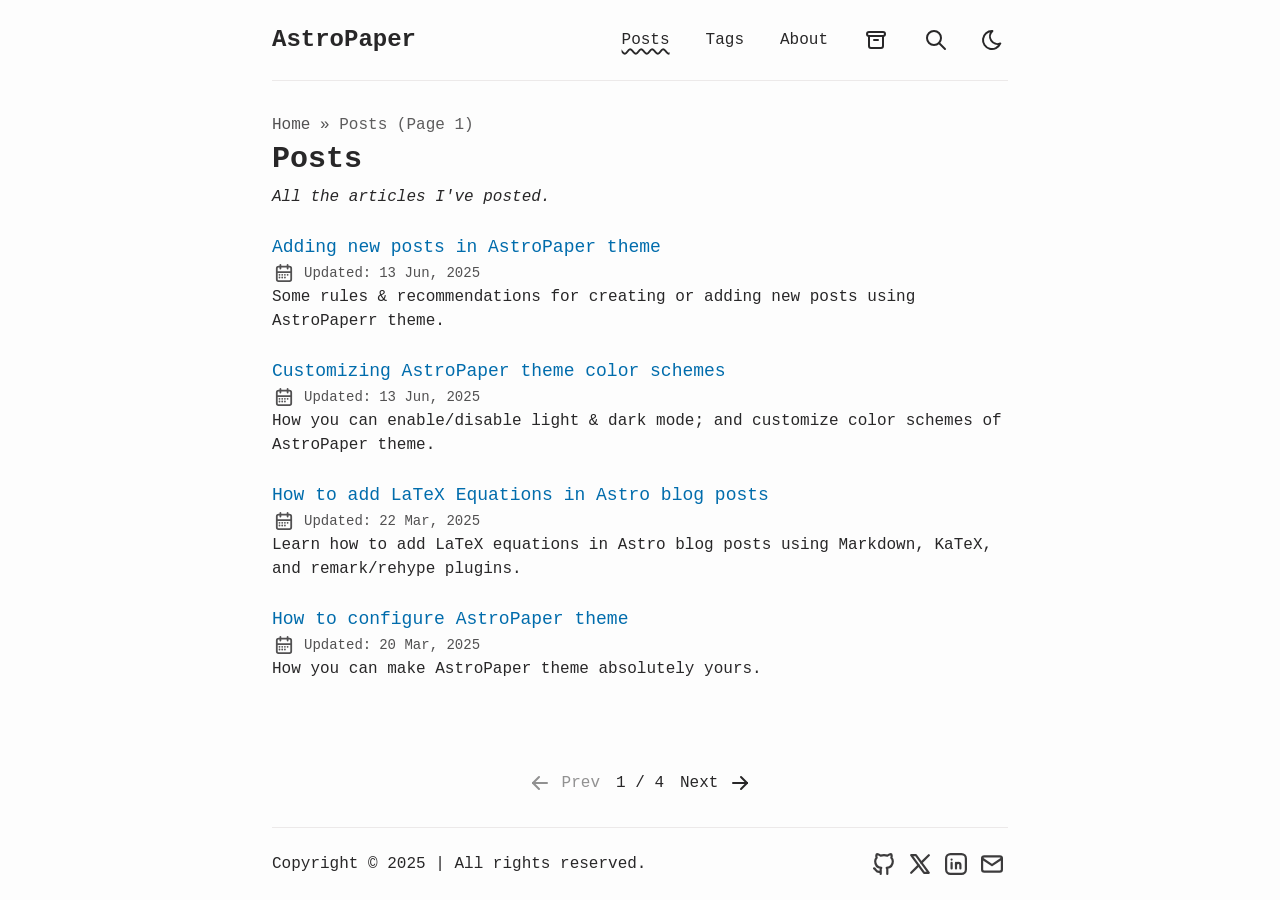
<file: posts/index.html>
<!DOCTYPE html><html dir="ltr" lang="en" class="false" data-astro-cid-sckkx6r4> <head><meta charset="UTF-8"><meta name="viewport" content="width=device-width"><link rel="icon" type="image/svg+xml" href="/favicon.svg"><link rel="canonical" href="https://astro-paper.pages.dev/posts/"><meta name="generator" content="Astro v5.12.0"><!-- General Meta Tags --><title>Posts | AstroPaper</title><meta name="title" content="Posts | AstroPaper"><meta name="description" content="A minimal, responsive and SEO-friendly Astro blog theme."><meta name="author" content="Sat Naing"><link rel="sitemap" href="/sitemap-index.xml"><!-- Open Graph / Facebook --><meta property="og:title" content="Posts | AstroPaper"><meta property="og:description" content="A minimal, responsive and SEO-friendly Astro blog theme."><meta property="og:url" content="https://astro-paper.pages.dev/posts/"><meta property="og:image" content="https://astro-paper.pages.dev/astropaper-og.jpg"><!-- Article Published/Modified time --><!-- Twitter --><meta property="twitter:card" content="summary_large_image"><meta property="twitter:url" content="https://astro-paper.pages.dev/posts/"><meta property="twitter:title" content="Posts | AstroPaper"><meta property="twitter:description" content="A minimal, responsive and SEO-friendly Astro blog theme."><meta property="twitter:image" content="https://astro-paper.pages.dev/astropaper-og.jpg"><!-- Google JSON-LD Structured data --><script type="application/ld+json">{"@context":"https://schema.org","@type":"BlogPosting","headline":"Posts | AstroPaper","image":"https://astro-paper.pages.dev/astropaper-og.jpg","datePublished":"undefined","author":[{"@type":"Person","name":"Sat Naing","url":"https://satnaing.dev/"}]}</script><!-- Enable RSS feed auto-discovery  --><!-- https://docs.astro.build/en/recipes/rss/#enabling-rss-feed-auto-discovery --><link rel="alternate" type="application/rss+xml" title="AstroPaper" href="https://astro-paper.pages.dev/rss.xml"><meta name="theme-color" content=""><meta name="astro-view-transitions-enabled" content="true"><meta name="astro-view-transitions-fallback" content="animate"><script type="module" src="/_astro/ClientRouter.astro_astro_type_script_index_0_lang.D98dxaWf.js"></script><script src="/toggle-theme.js"></script><style>@keyframes astroFadeInOut{0%{opacity:1}to{opacity:0}}@keyframes astroFadeIn{0%{opacity:0;mix-blend-mode:plus-lighter}to{opacity:1;mix-blend-mode:plus-lighter}}@keyframes astroFadeOut{0%{opacity:1;mix-blend-mode:plus-lighter}to{opacity:0;mix-blend-mode:plus-lighter}}@keyframes astroSlideFromRight{0%{transform:translate(100%)}}@keyframes astroSlideFromLeft{0%{transform:translate(-100%)}}@keyframes astroSlideToRight{to{transform:translate(100%)}}@keyframes astroSlideToLeft{to{transform:translate(-100%)}}@media (prefers-reduced-motion){::view-transition-group(*),::view-transition-old(*),::view-transition-new(*){animation:none!important}[data-astro-transition-scope]{animation:none!important}}
</style>
<link rel="stylesheet" href="/_astro/about.CfPN_DOh.css">
<style>:where([data-astro-image]){object-fit:var(--fit);object-position:var(--pos);height:auto}:where([data-astro-image=full-width]){width:100%}:where([data-astro-image=constrained]){max-width:100%}
</style></head> <body data-astro-cid-sckkx6r4>  <header> <a id="skip-to-content" href="#main-content" class="absolute start-16 -top-full z-50 bg-background px-3 py-2 text-accent backdrop-blur-lg transition-all focus:top-4">
Skip to content
</a> <div id="nav-container" class="mx-auto flex max-w-app flex-col items-center justify-between sm:flex-row"> <div id="top-nav-wrap" class="relative flex w-full items-baseline justify-between bg-background p-4 sm:items-center sm:py-6"> <a href="/" class="absolute py-1 text-xl leading-8 font-semibold whitespace-nowrap sm:static sm:my-auto sm:text-2xl sm:leading-none"> AstroPaper </a> <nav id="nav-menu" class="flex w-full flex-col items-center sm:ms-2 sm:flex-row sm:justify-end sm:space-x-4 sm:py-0"> <button id="menu-btn" class="focus-outline self-end p-2 sm:hidden" aria-label="Open Menu" aria-expanded="false" aria-controls="menu-items"> <svg width="24" height="24" viewBox="0 0 24 24" fill="none" stroke="currentColor" stroke-width="2" stroke-linecap="round" stroke-linejoin="round" class="hidden" id="close-icon"><path stroke="none" d="M0 0h24v24H0z" fill="none" /><path d="M18 6l-12 12" /><path d="M6 6l12 12" /></svg> <svg width="24" height="24" viewBox="0 0 24 24" fill="none" stroke="currentColor" stroke-width="2" stroke-linecap="round" stroke-linejoin="round" class="icon icon-tabler icons-tabler-outline icon-tabler-menu-deep" id="menu-icon"><path stroke="none" d="M0 0h24v24H0z" fill="none" /><path d="M4 6h16" /><path d="M7 12h13" /><path d="M10 18h10" /></svg> </button> <ul id="menu-items" class="mt-4 grid w-44 grid-cols-2 place-content-center gap-2 [&#38;>li>a]:block [&#38;>li>a]:px-4 [&#38;>li>a]:py-3 [&#38;>li>a]:text-center [&#38;>li>a]:font-medium [&#38;>li>a]:hover:text-accent sm:[&#38;>li>a]:px-2 sm:[&#38;>li>a]:py-1 hidden sm:mt-0 sm:flex sm:w-auto sm:gap-x-5 sm:gap-y-0"> <li class="col-span-2"> <a href="/posts" class="active-nav">
Posts
</a> </li> <li class="col-span-2"> <a href="/tags">
Tags
</a> </li> <li class="col-span-2"> <a href="/about">
About
</a> </li> <li class="col-span-2"> <a href="/archives" class="group inline-block hover:text-accent focus-outline flex justify-center p-3 sm:p-1" aria-label="archives" title="Archives"> <svg width="24" height="24" viewBox="0 0 24 24" fill="none" stroke="currentColor" stroke-width="2" stroke-linecap="round" stroke-linejoin="round" class="hidden sm:inline-block"><path stroke="none" d="M0 0h24v24H0z" fill="none" /><path d="M3 4m0 2a2 2 0 0 1 2 -2h14a2 2 0 0 1 2 2v0a2 2 0 0 1 -2 2h-14a2 2 0 0 1 -2 -2z" /><path d="M5 8v10a2 2 0 0 0 2 2h10a2 2 0 0 0 2 -2v-10" /><path d="M10 12l4 0" /></svg> <span class="sm:sr-only">Archives</span> </a> </li> <li class="col-span-1 flex items-center justify-center"> <a href="/search" class="group inline-block hover:text-accent focus-outline flex p-3 sm:p-1" aria-label="search" title="Search"> <svg width="24" height="24" viewBox="0 0 24 24" fill="none" stroke="currentColor" stroke-width="2" stroke-linecap="round" stroke-linejoin="round" class="icon icon-tabler icons-tabler-outline icon-tabler-search"><path stroke="none" d="M0 0h24v24H0z" fill="none" /><path d="M10 10m-7 0a7 7 0 1 0 14 0a7 7 0 1 0 -14 0" /><path d="M21 21l-6 -6" /></svg> <span class="sr-only">Search</span> </a> </li> <li class="col-span-1 flex items-center justify-center"> <button id="theme-btn" class="focus-outline relative size-12 p-4 sm:size-8 hover:[&>svg]:stroke-accent" title="Toggles light & dark" aria-label="auto" aria-live="polite"> <svg width="24" height="24" viewBox="0 0 24 24" fill="none" stroke="currentColor" stroke-width="2" stroke-linecap="round" stroke-linejoin="round" class="absolute top-[50%] left-[50%] -translate-[50%] scale-100 rotate-0 transition-all dark:scale-0 dark:-rotate-90"><path stroke="none" d="M0 0h24v24H0z" fill="none" /><path d="M12 3c.132 0 .263 0 .393 0a7.5 7.5 0 0 0 7.92 12.446a9 9 0 1 1 -8.313 -12.454z" /></svg> <svg width="24" height="24" viewBox="0 0 24 24" fill="none" stroke="currentColor" stroke-width="2" stroke-linecap="round" stroke-linejoin="round" class="absolute top-[50%] left-[50%] -translate-[50%] scale-0 rotate-90 transition-all dark:scale-100 dark:rotate-0"><path stroke="none" d="M0 0h24v24H0z" fill="none" /><path d="M14.828 14.828a4 4 0 1 0 -5.656 -5.656a4 4 0 0 0 5.656 5.656z" /><path d="M6.343 17.657l-1.414 1.414" /><path d="M6.343 6.343l-1.414 -1.414" /><path d="M17.657 6.343l1.414 -1.414" /><path d="M17.657 17.657l1.414 1.414" /><path d="M4 12h-2" /><path d="M12 4v-2" /><path d="M20 12h2" /><path d="M12 20v2" /></svg> </button> </li> </ul> </nav> </div> </div> <div class="mx-auto max-w-app px-4"> <hr class="border-border" aria-hidden="true"> </div> </header> <script type="module">function s(){const e=document.querySelector("#menu-btn"),t=document.querySelector("#menu-items"),n=document.querySelector("#menu-icon"),o=document.querySelector("#close-icon");!e||!t||!n||!o||e.addEventListener("click",()=>{const c=e.getAttribute("aria-expanded")==="true";e.setAttribute("aria-expanded",c?"false":"true"),e.setAttribute("aria-label",c?"Open Menu":"Close Menu"),t.classList.toggle("hidden"),n.classList.toggle("hidden"),o.classList.toggle("hidden")})}s();document.addEventListener("astro:after-swap",s);</script> <nav class="mx-auto mt-8 mb-1 w-full max-w-app px-4" aria-label="breadcrumb"> <ul class="font-light [&>li]:inline [&>li:not(:last-child)>a]:hover:opacity-100"> <li> <a href="/" class="opacity-80">Home</a> <span aria-hidden="true" class="opacity-80">&raquo;</span> </li> <li> <span class="capitalize opacity-75" aria-current="page">  Posts (page 1) </span> </li> </ul> </nav> <main data-backUrl="/posts/" id="main-content" class="mx-auto w-full max-w-app px-4 pb-4"> <h1 class="text-2xl font-semibold sm:text-3xl">Posts</h1> <p class="mt-2 mb-6 italic">All the articles I&#39;ve posted.</p>  <ul> <li class="my-6"> <a href="/posts/adding-new-posts-in-astropaper-theme" class="inline-block text-lg font-medium text-accent decoration-dashed underline-offset-4 focus-visible:no-underline focus-visible:underline-offset-0"> <h2 style="view-transition-name:adding-new-posts-in-astro-paper-theme" class="text-lg font-medium decoration-dashed hover:underline">Adding new posts in AstroPaper theme</h2> </a> <div class="flex items-center gap-x-2 opacity-80"> <svg width="24" height="24" viewBox="0 0 24 24" fill="none" stroke="currentColor" stroke-width="2" stroke-linecap="round" stroke-linejoin="round" class="inline-block size-6 min-w-[1.375rem] scale-90"><path stroke="none" d="M0 0h24v24H0z" fill="none" /><path d="M4 7a2 2 0 0 1 2 -2h12a2 2 0 0 1 2 2v12a2 2 0 0 1 -2 2h-12a2 2 0 0 1 -2 -2v-12z" /><path d="M16 3v4" /><path d="M8 3v4" /><path d="M4 11h16" /><path d="M7 14h.013" /><path d="M10.01 14h.005" /><path d="M13.01 14h.005" /><path d="M16.015 14h.005" /><path d="M13.015 17h.005" /><path d="M7.01 17h.005" /><path d="M10.01 17h.005" /></svg> <span class="text-sm">
Updated:
</span> <time class="text-sm" datetime="2025-06-13T16:52:45.934Z">13 Jun, 2025</time> </div> <p>Some rules &amp; recommendations for creating or adding new posts using AstroPaperr theme.</p> </li><li class="my-6"> <a href="/posts/customizing-astropaper-theme-color-schemes" class="inline-block text-lg font-medium text-accent decoration-dashed underline-offset-4 focus-visible:no-underline focus-visible:underline-offset-0"> <h2 style="view-transition-name:customizing-astro-paper-theme-color-schemes" class="text-lg font-medium decoration-dashed hover:underline">Customizing AstroPaper theme color schemes</h2> </a> <div class="flex items-center gap-x-2 opacity-80"> <svg width="24" height="24" viewBox="0 0 24 24" fill="none" stroke="currentColor" stroke-width="2" stroke-linecap="round" stroke-linejoin="round" class="inline-block size-6 min-w-[1.375rem] scale-90"><path stroke="none" d="M0 0h24v24H0z" fill="none" /><path d="M4 7a2 2 0 0 1 2 -2h12a2 2 0 0 1 2 2v12a2 2 0 0 1 -2 2h-12a2 2 0 0 1 -2 -2v-12z" /><path d="M16 3v4" /><path d="M8 3v4" /><path d="M4 11h16" /><path d="M7 14h.013" /><path d="M10.01 14h.005" /><path d="M13.01 14h.005" /><path d="M16.015 14h.005" /><path d="M13.015 17h.005" /><path d="M7.01 17h.005" /><path d="M10.01 17h.005" /></svg> <span class="text-sm">
Updated:
</span> <time class="text-sm" datetime="2025-06-13T16:46:34.155Z">13 Jun, 2025</time> </div> <p>How you can enable/disable light &amp; dark mode; and customize color schemes of AstroPaper theme.</p> </li><li class="my-6"> <a href="/posts/how-to-add-latex-equations-in-blog-posts" class="inline-block text-lg font-medium text-accent decoration-dashed underline-offset-4 focus-visible:no-underline focus-visible:underline-offset-0"> <h2 style="view-transition-name:how-to-add-la-te-x-equations-in-astro-blog-posts" class="text-lg font-medium decoration-dashed hover:underline">How to add LaTeX Equations in Astro blog posts</h2> </a> <div class="flex items-center gap-x-2 opacity-80"> <svg width="24" height="24" viewBox="0 0 24 24" fill="none" stroke="currentColor" stroke-width="2" stroke-linecap="round" stroke-linejoin="round" class="inline-block size-6 min-w-[1.375rem] scale-90"><path stroke="none" d="M0 0h24v24H0z" fill="none" /><path d="M4 7a2 2 0 0 1 2 -2h12a2 2 0 0 1 2 2v12a2 2 0 0 1 -2 2h-12a2 2 0 0 1 -2 -2v-12z" /><path d="M16 3v4" /><path d="M8 3v4" /><path d="M4 11h16" /><path d="M7 14h.013" /><path d="M10.01 14h.005" /><path d="M13.01 14h.005" /><path d="M16.015 14h.005" /><path d="M13.015 17h.005" /><path d="M7.01 17h.005" /><path d="M10.01 17h.005" /></svg> <span class="text-sm">
Updated:
</span> <time class="text-sm" datetime="2025-03-22T09:25:46.734Z">22 Mar, 2025</time> </div> <p>Learn how to add LaTeX equations in Astro blog posts using Markdown, KaTeX, and remark/rehype plugins.</p> </li><li class="my-6"> <a href="/posts/how-to-configure-astropaper-theme" class="inline-block text-lg font-medium text-accent decoration-dashed underline-offset-4 focus-visible:no-underline focus-visible:underline-offset-0"> <h2 style="view-transition-name:how-to-configure-astro-paper-theme" class="text-lg font-medium decoration-dashed hover:underline">How to configure AstroPaper theme</h2> </a> <div class="flex items-center gap-x-2 opacity-80"> <svg width="24" height="24" viewBox="0 0 24 24" fill="none" stroke="currentColor" stroke-width="2" stroke-linecap="round" stroke-linejoin="round" class="inline-block size-6 min-w-[1.375rem] scale-90"><path stroke="none" d="M0 0h24v24H0z" fill="none" /><path d="M4 7a2 2 0 0 1 2 -2h12a2 2 0 0 1 2 2v12a2 2 0 0 1 -2 2h-12a2 2 0 0 1 -2 -2v-12z" /><path d="M16 3v4" /><path d="M8 3v4" /><path d="M4 11h16" /><path d="M7 14h.013" /><path d="M10.01 14h.005" /><path d="M13.01 14h.005" /><path d="M16.015 14h.005" /><path d="M13.015 17h.005" /><path d="M7.01 17h.005" /><path d="M10.01 17h.005" /></svg> <span class="text-sm">
Updated:
</span> <time class="text-sm" datetime="2025-03-20T03:15:57.792Z">20 Mar, 2025</time> </div> <p>How you can make AstroPaper theme absolutely yours.</p> </li> </ul>  </main> <script type="module">document.addEventListener("astro:page-load",()=>{const t=document.querySelector("#main-content")?.dataset?.backurl;t&&sessionStorage.setItem("backUrl",t)});</script> <nav class="mt-auto mb-8 flex justify-center" aria-label="Pagination"><span class="group inline-block me-4 select-none opacity-50" aria-disabled="true"><svg width="24" height="24" viewBox="0 0 24 24" fill="none" stroke="currentColor" stroke-width="2" stroke-linecap="round" stroke-linejoin="round" class="inline-block rtl:rotate-180"><path stroke="none" d="M0 0h24v24H0z" fill="none" /><path d="M5 12l14 0" /><path d="M5 12l6 6" /><path d="M5 12l6 -6" /></svg>
Prev
</span>1 / 4<a href="/posts/2" class="group inline-block hover:text-accent ms-4 select-none" aria-label="Next">
Next
<svg width="24" height="24" viewBox="0 0 24 24" fill="none" stroke="currentColor" stroke-width="2" stroke-linecap="round" stroke-linejoin="round" class="inline-block rtl:rotate-180"><path stroke="none" d="M0 0h24v24H0z" fill="none" /><path d="M5 12l14 0" /><path d="M13 18l6 -6" /><path d="M13 6l6 6" /></svg></a></nav> <footer class="w-full"> <div class="mx-auto max-w-app px-0"> <hr class="border-border" aria-hidden="true"> </div> <div class="flex flex-col items-center justify-between py-6 sm:flex-row-reverse sm:py-4"> <div class="flex-wrap justify-center gap-1 flex"> <a href="https://github.com/satnaing/astro-paper" class="group inline-block hover:text-accent p-2 hover:rotate-6 sm:p-1" title="AstroPaper on GitHub"> <svg width="24" height="24" viewBox="0 0 24 24" fill="none" stroke="currentColor" stroke-width="2" stroke-linecap="round" stroke-linejoin="round" class="inline-block size-6 scale-125 fill-transparent stroke-current stroke-2 opacity-90 group-hover:fill-transparent sm:scale-110"><path stroke="none" d="M0 0h24v24H0z" fill="none" /><path d="M9 19c-4.3 1.4 -4.3 -2.5 -6 -3m12 5v-3.5c0 -1 .1 -1.4 -.5 -2c2.8 -.3 5.5 -1.4 5.5 -6a4.6 4.6 0 0 0 -1.3 -3.2a4.2 4.2 0 0 0 -.1 -3.2s-1.1 -.3 -3.5 1.3a12.3 12.3 0 0 0 -6.2 0c-2.4 -1.6 -3.5 -1.3 -3.5 -1.3a4.2 4.2 0 0 0 -.1 3.2a4.6 4.6 0 0 0 -1.3 3.2c0 4.6 2.7 5.7 5.5 6c-.6 .6 -.6 1.2 -.5 2v3.5" /></svg> <span class="sr-only">AstroPaper on GitHub</span> </a><a href="https://x.com/username" class="group inline-block hover:text-accent p-2 hover:rotate-6 sm:p-1" title="AstroPaper on X"> <svg width="24" height="24" viewBox="0 0 24 24" fill="none" stroke="currentColor" stroke-width="2" stroke-linecap="round" stroke-linejoin="round" class="inline-block size-6 scale-125 fill-transparent stroke-current stroke-2 opacity-90 group-hover:fill-transparent sm:scale-110"><path stroke="none" d="M0 0h24v24H0z" fill="none" /><path d="M4 4l11.733 16h4.267l-11.733 -16z" /><path d="M4 20l6.768 -6.768m2.46 -2.46l6.772 -6.772" /></svg> <span class="sr-only">AstroPaper on X</span> </a><a href="https://www.linkedin.com/in/username/" class="group inline-block hover:text-accent p-2 hover:rotate-6 sm:p-1" title="AstroPaper on LinkedIn"> <svg width="24" height="24" viewBox="0 0 24 24" fill="none" stroke="currentColor" stroke-width="2" stroke-linecap="round" stroke-linejoin="round" class="inline-block size-6 scale-125 fill-transparent stroke-current stroke-2 opacity-90 group-hover:fill-transparent sm:scale-110"><path stroke="none" d="M0 0h24v24H0z" fill="none" /><path d="M8 11v5" /><path d="M8 8v.01" /><path d="M12 16v-5" /><path d="M16 16v-3a2 2 0 1 0 -4 0" /><path d="M3 7a4 4 0 0 1 4 -4h10a4 4 0 0 1 4 4v10a4 4 0 0 1 -4 4h-10a4 4 0 0 1 -4 -4z" /></svg> <span class="sr-only">AstroPaper on LinkedIn</span> </a><a href="mailto:yourmail@gmail.com" class="group inline-block hover:text-accent p-2 hover:rotate-6 sm:p-1" title="Send an email to AstroPaper"> <svg width="24" height="24" viewBox="0 0 24 24" fill="none" stroke="currentColor" stroke-width="2" stroke-linecap="round" stroke-linejoin="round" class="inline-block size-6 scale-125 fill-transparent stroke-current stroke-2 opacity-90 group-hover:fill-transparent sm:scale-110"><path stroke="none" d="M0 0h24v24H0z" fill="none" /><path d="M3 7a2 2 0 0 1 2 -2h14a2 2 0 0 1 2 2v10a2 2 0 0 1 -2 2h-14a2 2 0 0 1 -2 -2v-10z" /><path d="M3 7l9 6l9 -6" /></svg> <span class="sr-only">Send an email to AstroPaper</span> </a> </div> <div class="my-2 flex flex-col items-center whitespace-nowrap sm:flex-row"> <span>Copyright &#169; 2025</span> <span class="hidden sm:inline">&nbsp;|&nbsp;</span> <span>All rights reserved.</span> </div> </div> </footer>  </body></html>
</file>
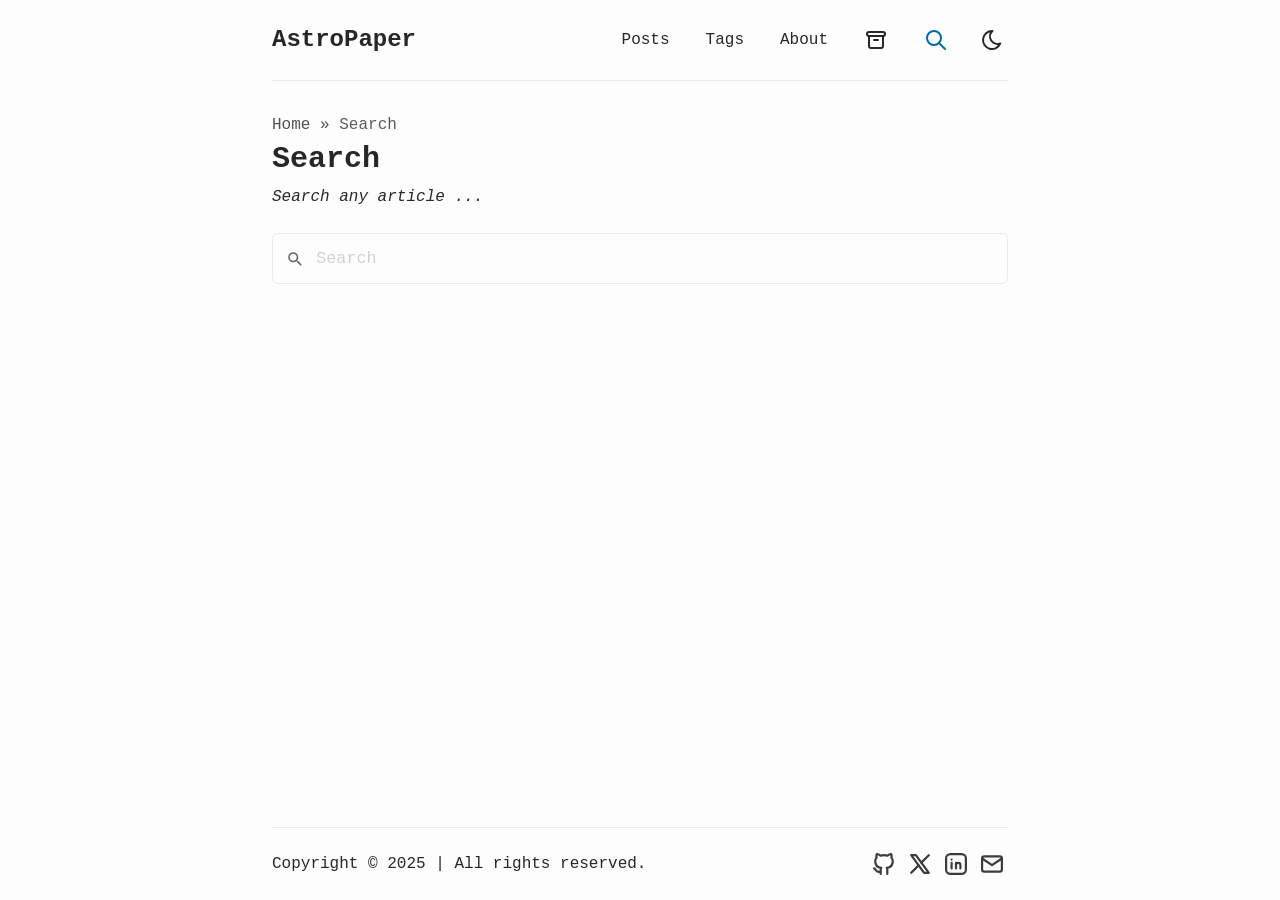
<file: search/index.html>
<!DOCTYPE html><html dir="ltr" lang="en" class="false" data-astro-cid-sckkx6r4> <head><meta charset="UTF-8"><meta name="viewport" content="width=device-width"><link rel="icon" type="image/svg+xml" href="/favicon.svg"><link rel="canonical" href="https://astro-paper.pages.dev/search/"><meta name="generator" content="Astro v5.12.0"><!-- General Meta Tags --><title>Search | AstroPaper</title><meta name="title" content="Search | AstroPaper"><meta name="description" content="A minimal, responsive and SEO-friendly Astro blog theme."><meta name="author" content="Sat Naing"><link rel="sitemap" href="/sitemap-index.xml"><!-- Open Graph / Facebook --><meta property="og:title" content="Search | AstroPaper"><meta property="og:description" content="A minimal, responsive and SEO-friendly Astro blog theme."><meta property="og:url" content="https://astro-paper.pages.dev/search/"><meta property="og:image" content="https://astro-paper.pages.dev/astropaper-og.jpg"><!-- Article Published/Modified time --><!-- Twitter --><meta property="twitter:card" content="summary_large_image"><meta property="twitter:url" content="https://astro-paper.pages.dev/search/"><meta property="twitter:title" content="Search | AstroPaper"><meta property="twitter:description" content="A minimal, responsive and SEO-friendly Astro blog theme."><meta property="twitter:image" content="https://astro-paper.pages.dev/astropaper-og.jpg"><!-- Google JSON-LD Structured data --><script type="application/ld+json">{"@context":"https://schema.org","@type":"BlogPosting","headline":"Search | AstroPaper","image":"https://astro-paper.pages.dev/astropaper-og.jpg","datePublished":"undefined","author":[{"@type":"Person","name":"Sat Naing","url":"https://satnaing.dev/"}]}</script><!-- Enable RSS feed auto-discovery  --><!-- https://docs.astro.build/en/recipes/rss/#enabling-rss-feed-auto-discovery --><link rel="alternate" type="application/rss+xml" title="AstroPaper" href="https://astro-paper.pages.dev/rss.xml"><meta name="theme-color" content=""><meta name="astro-view-transitions-enabled" content="true"><meta name="astro-view-transitions-fallback" content="animate"><script type="module" src="/_astro/ClientRouter.astro_astro_type_script_index_0_lang.D98dxaWf.js"></script><script src="/toggle-theme.js"></script><link rel="stylesheet" href="/_astro/search.DxDuckVZ.css">
<style>@keyframes astroFadeInOut{0%{opacity:1}to{opacity:0}}@keyframes astroFadeIn{0%{opacity:0;mix-blend-mode:plus-lighter}to{opacity:1;mix-blend-mode:plus-lighter}}@keyframes astroFadeOut{0%{opacity:1;mix-blend-mode:plus-lighter}to{opacity:0;mix-blend-mode:plus-lighter}}@keyframes astroSlideFromRight{0%{transform:translate(100%)}}@keyframes astroSlideFromLeft{0%{transform:translate(-100%)}}@keyframes astroSlideToRight{to{transform:translate(100%)}}@keyframes astroSlideToLeft{to{transform:translate(-100%)}}@media (prefers-reduced-motion){::view-transition-group(*),::view-transition-old(*),::view-transition-new(*){animation:none!important}[data-astro-transition-scope]{animation:none!important}}
</style>
<link rel="stylesheet" href="/_astro/about.CfPN_DOh.css"></head> <body data-astro-cid-sckkx6r4>  <header> <a id="skip-to-content" href="#main-content" class="absolute start-16 -top-full z-50 bg-background px-3 py-2 text-accent backdrop-blur-lg transition-all focus:top-4">
Skip to content
</a> <div id="nav-container" class="mx-auto flex max-w-app flex-col items-center justify-between sm:flex-row"> <div id="top-nav-wrap" class="relative flex w-full items-baseline justify-between bg-background p-4 sm:items-center sm:py-6"> <a href="/" class="absolute py-1 text-xl leading-8 font-semibold whitespace-nowrap sm:static sm:my-auto sm:text-2xl sm:leading-none"> AstroPaper </a> <nav id="nav-menu" class="flex w-full flex-col items-center sm:ms-2 sm:flex-row sm:justify-end sm:space-x-4 sm:py-0"> <button id="menu-btn" class="focus-outline self-end p-2 sm:hidden" aria-label="Open Menu" aria-expanded="false" aria-controls="menu-items"> <svg width="24" height="24" viewBox="0 0 24 24" fill="none" stroke="currentColor" stroke-width="2" stroke-linecap="round" stroke-linejoin="round" class="hidden" id="close-icon"><path stroke="none" d="M0 0h24v24H0z" fill="none" /><path d="M18 6l-12 12" /><path d="M6 6l12 12" /></svg> <svg width="24" height="24" viewBox="0 0 24 24" fill="none" stroke="currentColor" stroke-width="2" stroke-linecap="round" stroke-linejoin="round" class="icon icon-tabler icons-tabler-outline icon-tabler-menu-deep" id="menu-icon"><path stroke="none" d="M0 0h24v24H0z" fill="none" /><path d="M4 6h16" /><path d="M7 12h13" /><path d="M10 18h10" /></svg> </button> <ul id="menu-items" class="mt-4 grid w-44 grid-cols-2 place-content-center gap-2 [&#38;>li>a]:block [&#38;>li>a]:px-4 [&#38;>li>a]:py-3 [&#38;>li>a]:text-center [&#38;>li>a]:font-medium [&#38;>li>a]:hover:text-accent sm:[&#38;>li>a]:px-2 sm:[&#38;>li>a]:py-1 hidden sm:mt-0 sm:flex sm:w-auto sm:gap-x-5 sm:gap-y-0"> <li class="col-span-2"> <a href="/posts">
Posts
</a> </li> <li class="col-span-2"> <a href="/tags">
Tags
</a> </li> <li class="col-span-2"> <a href="/about">
About
</a> </li> <li class="col-span-2"> <a href="/archives" class="group inline-block hover:text-accent focus-outline flex justify-center p-3 sm:p-1" aria-label="archives" title="Archives"> <svg width="24" height="24" viewBox="0 0 24 24" fill="none" stroke="currentColor" stroke-width="2" stroke-linecap="round" stroke-linejoin="round" class="hidden sm:inline-block"><path stroke="none" d="M0 0h24v24H0z" fill="none" /><path d="M3 4m0 2a2 2 0 0 1 2 -2h14a2 2 0 0 1 2 2v0a2 2 0 0 1 -2 2h-14a2 2 0 0 1 -2 -2z" /><path d="M5 8v10a2 2 0 0 0 2 2h10a2 2 0 0 0 2 -2v-10" /><path d="M10 12l4 0" /></svg> <span class="sm:sr-only">Archives</span> </a> </li> <li class="col-span-1 flex items-center justify-center"> <a href="/search" class="group inline-block hover:text-accent focus-outline flex p-3 sm:p-1 [&#38;>svg]:stroke-accent" aria-label="search" title="Search"> <svg width="24" height="24" viewBox="0 0 24 24" fill="none" stroke="currentColor" stroke-width="2" stroke-linecap="round" stroke-linejoin="round" class="icon icon-tabler icons-tabler-outline icon-tabler-search"><path stroke="none" d="M0 0h24v24H0z" fill="none" /><path d="M10 10m-7 0a7 7 0 1 0 14 0a7 7 0 1 0 -14 0" /><path d="M21 21l-6 -6" /></svg> <span class="sr-only">Search</span> </a> </li> <li class="col-span-1 flex items-center justify-center"> <button id="theme-btn" class="focus-outline relative size-12 p-4 sm:size-8 hover:[&>svg]:stroke-accent" title="Toggles light & dark" aria-label="auto" aria-live="polite"> <svg width="24" height="24" viewBox="0 0 24 24" fill="none" stroke="currentColor" stroke-width="2" stroke-linecap="round" stroke-linejoin="round" class="absolute top-[50%] left-[50%] -translate-[50%] scale-100 rotate-0 transition-all dark:scale-0 dark:-rotate-90"><path stroke="none" d="M0 0h24v24H0z" fill="none" /><path d="M12 3c.132 0 .263 0 .393 0a7.5 7.5 0 0 0 7.92 12.446a9 9 0 1 1 -8.313 -12.454z" /></svg> <svg width="24" height="24" viewBox="0 0 24 24" fill="none" stroke="currentColor" stroke-width="2" stroke-linecap="round" stroke-linejoin="round" class="absolute top-[50%] left-[50%] -translate-[50%] scale-0 rotate-90 transition-all dark:scale-100 dark:rotate-0"><path stroke="none" d="M0 0h24v24H0z" fill="none" /><path d="M14.828 14.828a4 4 0 1 0 -5.656 -5.656a4 4 0 0 0 5.656 5.656z" /><path d="M6.343 17.657l-1.414 1.414" /><path d="M6.343 6.343l-1.414 -1.414" /><path d="M17.657 6.343l1.414 -1.414" /><path d="M17.657 17.657l1.414 1.414" /><path d="M4 12h-2" /><path d="M12 4v-2" /><path d="M20 12h2" /><path d="M12 20v2" /></svg> </button> </li> </ul> </nav> </div> </div> <div class="mx-auto max-w-app px-4"> <hr class="border-border" aria-hidden="true"> </div> </header> <script type="module">function s(){const e=document.querySelector("#menu-btn"),t=document.querySelector("#menu-items"),n=document.querySelector("#menu-icon"),o=document.querySelector("#close-icon");!e||!t||!n||!o||e.addEventListener("click",()=>{const c=e.getAttribute("aria-expanded")==="true";e.setAttribute("aria-expanded",c?"false":"true"),e.setAttribute("aria-label",c?"Open Menu":"Close Menu"),t.classList.toggle("hidden"),n.classList.toggle("hidden"),o.classList.toggle("hidden")})}s();document.addEventListener("astro:after-swap",s);</script> <nav class="mx-auto mt-8 mb-1 w-full max-w-app px-4" aria-label="breadcrumb"> <ul class="font-light [&>li]:inline [&>li:not(:last-child)>a]:hover:opacity-100"> <li> <a href="/" class="opacity-80">Home</a> <span aria-hidden="true" class="opacity-80">&raquo;</span> </li> <li> <span class="capitalize opacity-75" aria-current="page">  search </span> </li> </ul> </nav> <main data-backUrl="/search/" id="main-content" class="mx-auto w-full max-w-app px-4 pb-4"> <h1 class="text-2xl font-semibold sm:text-3xl">Search</h1> <p class="mt-2 mb-6 italic">Search any article ...</p>  <div id="pagefind-search" data-backurl="/search/" data-astro-transition-persist="astro-rgzmq3na-1"></div>  </main> <script type="module">document.addEventListener("astro:page-load",()=>{const t=document.querySelector("#main-content")?.dataset?.backurl;t&&sessionStorage.setItem("backUrl",t)});</script> <footer class="w-full mt-auto"> <div class="mx-auto max-w-app px-0"> <hr class="border-border" aria-hidden="true"> </div> <div class="flex flex-col items-center justify-between py-6 sm:flex-row-reverse sm:py-4"> <div class="flex-wrap justify-center gap-1 flex"> <a href="https://github.com/satnaing/astro-paper" class="group inline-block hover:text-accent p-2 hover:rotate-6 sm:p-1" title="AstroPaper on GitHub"> <svg width="24" height="24" viewBox="0 0 24 24" fill="none" stroke="currentColor" stroke-width="2" stroke-linecap="round" stroke-linejoin="round" class="inline-block size-6 scale-125 fill-transparent stroke-current stroke-2 opacity-90 group-hover:fill-transparent sm:scale-110"><path stroke="none" d="M0 0h24v24H0z" fill="none" /><path d="M9 19c-4.3 1.4 -4.3 -2.5 -6 -3m12 5v-3.5c0 -1 .1 -1.4 -.5 -2c2.8 -.3 5.5 -1.4 5.5 -6a4.6 4.6 0 0 0 -1.3 -3.2a4.2 4.2 0 0 0 -.1 -3.2s-1.1 -.3 -3.5 1.3a12.3 12.3 0 0 0 -6.2 0c-2.4 -1.6 -3.5 -1.3 -3.5 -1.3a4.2 4.2 0 0 0 -.1 3.2a4.6 4.6 0 0 0 -1.3 3.2c0 4.6 2.7 5.7 5.5 6c-.6 .6 -.6 1.2 -.5 2v3.5" /></svg> <span class="sr-only">AstroPaper on GitHub</span> </a><a href="https://x.com/username" class="group inline-block hover:text-accent p-2 hover:rotate-6 sm:p-1" title="AstroPaper on X"> <svg width="24" height="24" viewBox="0 0 24 24" fill="none" stroke="currentColor" stroke-width="2" stroke-linecap="round" stroke-linejoin="round" class="inline-block size-6 scale-125 fill-transparent stroke-current stroke-2 opacity-90 group-hover:fill-transparent sm:scale-110"><path stroke="none" d="M0 0h24v24H0z" fill="none" /><path d="M4 4l11.733 16h4.267l-11.733 -16z" /><path d="M4 20l6.768 -6.768m2.46 -2.46l6.772 -6.772" /></svg> <span class="sr-only">AstroPaper on X</span> </a><a href="https://www.linkedin.com/in/username/" class="group inline-block hover:text-accent p-2 hover:rotate-6 sm:p-1" title="AstroPaper on LinkedIn"> <svg width="24" height="24" viewBox="0 0 24 24" fill="none" stroke="currentColor" stroke-width="2" stroke-linecap="round" stroke-linejoin="round" class="inline-block size-6 scale-125 fill-transparent stroke-current stroke-2 opacity-90 group-hover:fill-transparent sm:scale-110"><path stroke="none" d="M0 0h24v24H0z" fill="none" /><path d="M8 11v5" /><path d="M8 8v.01" /><path d="M12 16v-5" /><path d="M16 16v-3a2 2 0 1 0 -4 0" /><path d="M3 7a4 4 0 0 1 4 -4h10a4 4 0 0 1 4 4v10a4 4 0 0 1 -4 4h-10a4 4 0 0 1 -4 -4z" /></svg> <span class="sr-only">AstroPaper on LinkedIn</span> </a><a href="mailto:yourmail@gmail.com" class="group inline-block hover:text-accent p-2 hover:rotate-6 sm:p-1" title="Send an email to AstroPaper"> <svg width="24" height="24" viewBox="0 0 24 24" fill="none" stroke="currentColor" stroke-width="2" stroke-linecap="round" stroke-linejoin="round" class="inline-block size-6 scale-125 fill-transparent stroke-current stroke-2 opacity-90 group-hover:fill-transparent sm:scale-110"><path stroke="none" d="M0 0h24v24H0z" fill="none" /><path d="M3 7a2 2 0 0 1 2 -2h14a2 2 0 0 1 2 2v10a2 2 0 0 1 -2 2h-14a2 2 0 0 1 -2 -2v-10z" /><path d="M3 7l9 6l9 -6" /></svg> <span class="sr-only">Send an email to AstroPaper</span> </a> </div> <div class="my-2 flex flex-col items-center whitespace-nowrap sm:flex-row"> <span>Copyright &#169; 2025</span> <span class="hidden sm:inline">&nbsp;|&nbsp;</span> <span>All rights reserved.</span> </div> </div> </footer>  </body></html> <script type="module" src="/_astro/search.astro_astro_type_script_index_0_lang.DXnQTGL-.js"></script>
</file>
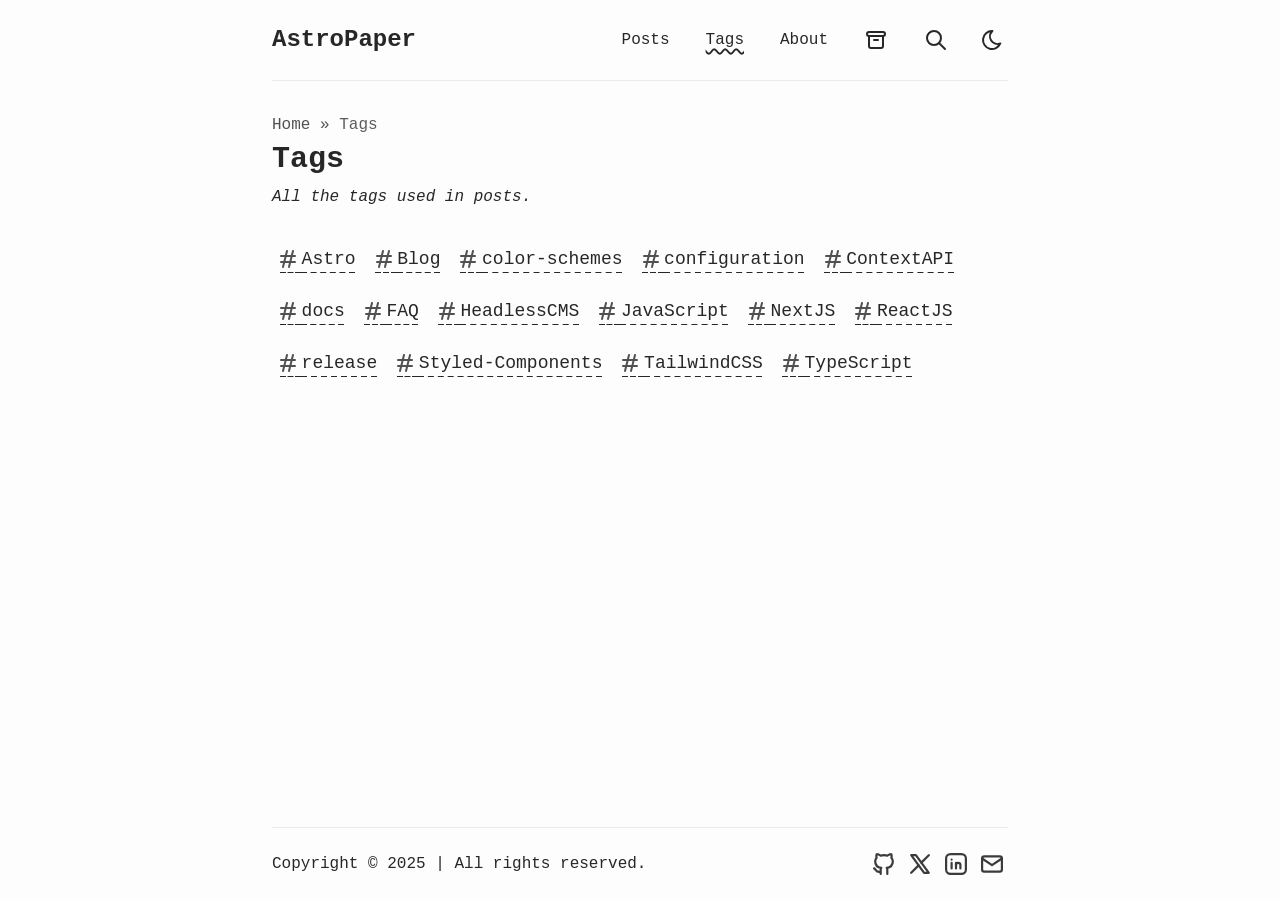
<file: tags/index.html>
<!DOCTYPE html><html dir="ltr" lang="en" class="false" data-astro-cid-sckkx6r4> <head><meta charset="UTF-8"><meta name="viewport" content="width=device-width"><link rel="icon" type="image/svg+xml" href="/favicon.svg"><link rel="canonical" href="https://astro-paper.pages.dev/tags/"><meta name="generator" content="Astro v5.12.0"><!-- General Meta Tags --><title>Tags | AstroPaper</title><meta name="title" content="Tags | AstroPaper"><meta name="description" content="A minimal, responsive and SEO-friendly Astro blog theme."><meta name="author" content="Sat Naing"><link rel="sitemap" href="/sitemap-index.xml"><!-- Open Graph / Facebook --><meta property="og:title" content="Tags | AstroPaper"><meta property="og:description" content="A minimal, responsive and SEO-friendly Astro blog theme."><meta property="og:url" content="https://astro-paper.pages.dev/tags/"><meta property="og:image" content="https://astro-paper.pages.dev/astropaper-og.jpg"><!-- Article Published/Modified time --><!-- Twitter --><meta property="twitter:card" content="summary_large_image"><meta property="twitter:url" content="https://astro-paper.pages.dev/tags/"><meta property="twitter:title" content="Tags | AstroPaper"><meta property="twitter:description" content="A minimal, responsive and SEO-friendly Astro blog theme."><meta property="twitter:image" content="https://astro-paper.pages.dev/astropaper-og.jpg"><!-- Google JSON-LD Structured data --><script type="application/ld+json">{"@context":"https://schema.org","@type":"BlogPosting","headline":"Tags | AstroPaper","image":"https://astro-paper.pages.dev/astropaper-og.jpg","datePublished":"undefined","author":[{"@type":"Person","name":"Sat Naing","url":"https://satnaing.dev/"}]}</script><!-- Enable RSS feed auto-discovery  --><!-- https://docs.astro.build/en/recipes/rss/#enabling-rss-feed-auto-discovery --><link rel="alternate" type="application/rss+xml" title="AstroPaper" href="https://astro-paper.pages.dev/rss.xml"><meta name="theme-color" content=""><meta name="astro-view-transitions-enabled" content="true"><meta name="astro-view-transitions-fallback" content="animate"><script type="module" src="/_astro/ClientRouter.astro_astro_type_script_index_0_lang.D98dxaWf.js"></script><script src="/toggle-theme.js"></script><link rel="stylesheet" href="/_astro/about.CfPN_DOh.css">
<style>@keyframes astroFadeInOut{0%{opacity:1}to{opacity:0}}@keyframes astroFadeIn{0%{opacity:0;mix-blend-mode:plus-lighter}to{opacity:1;mix-blend-mode:plus-lighter}}@keyframes astroFadeOut{0%{opacity:1;mix-blend-mode:plus-lighter}to{opacity:0;mix-blend-mode:plus-lighter}}@keyframes astroSlideFromRight{0%{transform:translate(100%)}}@keyframes astroSlideFromLeft{0%{transform:translate(-100%)}}@keyframes astroSlideToRight{to{transform:translate(100%)}}@keyframes astroSlideToLeft{to{transform:translate(-100%)}}@media (prefers-reduced-motion){::view-transition-group(*),::view-transition-old(*),::view-transition-new(*){animation:none!important}[data-astro-transition-scope]{animation:none!important}}
:where([data-astro-image]){object-fit:var(--fit);object-position:var(--pos);height:auto}:where([data-astro-image=full-width]){width:100%}:where([data-astro-image=constrained]){max-width:100%}
</style><style>[data-astro-transition-scope="astro-36ssibgs-1"] { view-transition-name: astro; }@layer astro { ::view-transition-old(astro) { 
	animation-duration: 180ms;
	animation-timing-function: cubic-bezier(0.76, 0, 0.24, 1);
	animation-fill-mode: both;
	animation-name: astroFadeOut; }::view-transition-new(astro) { 
	animation-duration: 180ms;
	animation-timing-function: cubic-bezier(0.76, 0, 0.24, 1);
	animation-fill-mode: both;
	animation-name: astroFadeIn; }[data-astro-transition=back]::view-transition-old(astro) { 
	animation-duration: 180ms;
	animation-timing-function: cubic-bezier(0.76, 0, 0.24, 1);
	animation-fill-mode: both;
	animation-name: astroFadeOut; }[data-astro-transition=back]::view-transition-new(astro) { 
	animation-duration: 180ms;
	animation-timing-function: cubic-bezier(0.76, 0, 0.24, 1);
	animation-fill-mode: both;
	animation-name: astroFadeIn; } }[data-astro-transition-fallback="old"] [data-astro-transition-scope="astro-36ssibgs-1"],
			[data-astro-transition-fallback="old"][data-astro-transition-scope="astro-36ssibgs-1"] { 
	animation-duration: 180ms;
	animation-timing-function: cubic-bezier(0.76, 0, 0.24, 1);
	animation-fill-mode: both;
	animation-name: astroFadeOut; }[data-astro-transition-fallback="new"] [data-astro-transition-scope="astro-36ssibgs-1"],
			[data-astro-transition-fallback="new"][data-astro-transition-scope="astro-36ssibgs-1"] { 
	animation-duration: 180ms;
	animation-timing-function: cubic-bezier(0.76, 0, 0.24, 1);
	animation-fill-mode: both;
	animation-name: astroFadeIn; }[data-astro-transition=back][data-astro-transition-fallback="old"] [data-astro-transition-scope="astro-36ssibgs-1"],
			[data-astro-transition=back][data-astro-transition-fallback="old"][data-astro-transition-scope="astro-36ssibgs-1"] { 
	animation-duration: 180ms;
	animation-timing-function: cubic-bezier(0.76, 0, 0.24, 1);
	animation-fill-mode: both;
	animation-name: astroFadeOut; }[data-astro-transition=back][data-astro-transition-fallback="new"] [data-astro-transition-scope="astro-36ssibgs-1"],
			[data-astro-transition=back][data-astro-transition-fallback="new"][data-astro-transition-scope="astro-36ssibgs-1"] { 
	animation-duration: 180ms;
	animation-timing-function: cubic-bezier(0.76, 0, 0.24, 1);
	animation-fill-mode: both;
	animation-name: astroFadeIn; }</style><style>[data-astro-transition-scope="astro-36ssibgs-2"] { view-transition-name: blog; }@layer astro { ::view-transition-old(blog) { 
	animation-duration: 180ms;
	animation-timing-function: cubic-bezier(0.76, 0, 0.24, 1);
	animation-fill-mode: both;
	animation-name: astroFadeOut; }::view-transition-new(blog) { 
	animation-duration: 180ms;
	animation-timing-function: cubic-bezier(0.76, 0, 0.24, 1);
	animation-fill-mode: both;
	animation-name: astroFadeIn; }[data-astro-transition=back]::view-transition-old(blog) { 
	animation-duration: 180ms;
	animation-timing-function: cubic-bezier(0.76, 0, 0.24, 1);
	animation-fill-mode: both;
	animation-name: astroFadeOut; }[data-astro-transition=back]::view-transition-new(blog) { 
	animation-duration: 180ms;
	animation-timing-function: cubic-bezier(0.76, 0, 0.24, 1);
	animation-fill-mode: both;
	animation-name: astroFadeIn; } }[data-astro-transition-fallback="old"] [data-astro-transition-scope="astro-36ssibgs-2"],
			[data-astro-transition-fallback="old"][data-astro-transition-scope="astro-36ssibgs-2"] { 
	animation-duration: 180ms;
	animation-timing-function: cubic-bezier(0.76, 0, 0.24, 1);
	animation-fill-mode: both;
	animation-name: astroFadeOut; }[data-astro-transition-fallback="new"] [data-astro-transition-scope="astro-36ssibgs-2"],
			[data-astro-transition-fallback="new"][data-astro-transition-scope="astro-36ssibgs-2"] { 
	animation-duration: 180ms;
	animation-timing-function: cubic-bezier(0.76, 0, 0.24, 1);
	animation-fill-mode: both;
	animation-name: astroFadeIn; }[data-astro-transition=back][data-astro-transition-fallback="old"] [data-astro-transition-scope="astro-36ssibgs-2"],
			[data-astro-transition=back][data-astro-transition-fallback="old"][data-astro-transition-scope="astro-36ssibgs-2"] { 
	animation-duration: 180ms;
	animation-timing-function: cubic-bezier(0.76, 0, 0.24, 1);
	animation-fill-mode: both;
	animation-name: astroFadeOut; }[data-astro-transition=back][data-astro-transition-fallback="new"] [data-astro-transition-scope="astro-36ssibgs-2"],
			[data-astro-transition=back][data-astro-transition-fallback="new"][data-astro-transition-scope="astro-36ssibgs-2"] { 
	animation-duration: 180ms;
	animation-timing-function: cubic-bezier(0.76, 0, 0.24, 1);
	animation-fill-mode: both;
	animation-name: astroFadeIn; }</style><style>[data-astro-transition-scope="astro-36ssibgs-3"] { view-transition-name: color-schemes; }@layer astro { ::view-transition-old(color-schemes) { 
	animation-duration: 180ms;
	animation-timing-function: cubic-bezier(0.76, 0, 0.24, 1);
	animation-fill-mode: both;
	animation-name: astroFadeOut; }::view-transition-new(color-schemes) { 
	animation-duration: 180ms;
	animation-timing-function: cubic-bezier(0.76, 0, 0.24, 1);
	animation-fill-mode: both;
	animation-name: astroFadeIn; }[data-astro-transition=back]::view-transition-old(color-schemes) { 
	animation-duration: 180ms;
	animation-timing-function: cubic-bezier(0.76, 0, 0.24, 1);
	animation-fill-mode: both;
	animation-name: astroFadeOut; }[data-astro-transition=back]::view-transition-new(color-schemes) { 
	animation-duration: 180ms;
	animation-timing-function: cubic-bezier(0.76, 0, 0.24, 1);
	animation-fill-mode: both;
	animation-name: astroFadeIn; } }[data-astro-transition-fallback="old"] [data-astro-transition-scope="astro-36ssibgs-3"],
			[data-astro-transition-fallback="old"][data-astro-transition-scope="astro-36ssibgs-3"] { 
	animation-duration: 180ms;
	animation-timing-function: cubic-bezier(0.76, 0, 0.24, 1);
	animation-fill-mode: both;
	animation-name: astroFadeOut; }[data-astro-transition-fallback="new"] [data-astro-transition-scope="astro-36ssibgs-3"],
			[data-astro-transition-fallback="new"][data-astro-transition-scope="astro-36ssibgs-3"] { 
	animation-duration: 180ms;
	animation-timing-function: cubic-bezier(0.76, 0, 0.24, 1);
	animation-fill-mode: both;
	animation-name: astroFadeIn; }[data-astro-transition=back][data-astro-transition-fallback="old"] [data-astro-transition-scope="astro-36ssibgs-3"],
			[data-astro-transition=back][data-astro-transition-fallback="old"][data-astro-transition-scope="astro-36ssibgs-3"] { 
	animation-duration: 180ms;
	animation-timing-function: cubic-bezier(0.76, 0, 0.24, 1);
	animation-fill-mode: both;
	animation-name: astroFadeOut; }[data-astro-transition=back][data-astro-transition-fallback="new"] [data-astro-transition-scope="astro-36ssibgs-3"],
			[data-astro-transition=back][data-astro-transition-fallback="new"][data-astro-transition-scope="astro-36ssibgs-3"] { 
	animation-duration: 180ms;
	animation-timing-function: cubic-bezier(0.76, 0, 0.24, 1);
	animation-fill-mode: both;
	animation-name: astroFadeIn; }</style><style>[data-astro-transition-scope="astro-36ssibgs-4"] { view-transition-name: configuration; }@layer astro { ::view-transition-old(configuration) { 
	animation-duration: 180ms;
	animation-timing-function: cubic-bezier(0.76, 0, 0.24, 1);
	animation-fill-mode: both;
	animation-name: astroFadeOut; }::view-transition-new(configuration) { 
	animation-duration: 180ms;
	animation-timing-function: cubic-bezier(0.76, 0, 0.24, 1);
	animation-fill-mode: both;
	animation-name: astroFadeIn; }[data-astro-transition=back]::view-transition-old(configuration) { 
	animation-duration: 180ms;
	animation-timing-function: cubic-bezier(0.76, 0, 0.24, 1);
	animation-fill-mode: both;
	animation-name: astroFadeOut; }[data-astro-transition=back]::view-transition-new(configuration) { 
	animation-duration: 180ms;
	animation-timing-function: cubic-bezier(0.76, 0, 0.24, 1);
	animation-fill-mode: both;
	animation-name: astroFadeIn; } }[data-astro-transition-fallback="old"] [data-astro-transition-scope="astro-36ssibgs-4"],
			[data-astro-transition-fallback="old"][data-astro-transition-scope="astro-36ssibgs-4"] { 
	animation-duration: 180ms;
	animation-timing-function: cubic-bezier(0.76, 0, 0.24, 1);
	animation-fill-mode: both;
	animation-name: astroFadeOut; }[data-astro-transition-fallback="new"] [data-astro-transition-scope="astro-36ssibgs-4"],
			[data-astro-transition-fallback="new"][data-astro-transition-scope="astro-36ssibgs-4"] { 
	animation-duration: 180ms;
	animation-timing-function: cubic-bezier(0.76, 0, 0.24, 1);
	animation-fill-mode: both;
	animation-name: astroFadeIn; }[data-astro-transition=back][data-astro-transition-fallback="old"] [data-astro-transition-scope="astro-36ssibgs-4"],
			[data-astro-transition=back][data-astro-transition-fallback="old"][data-astro-transition-scope="astro-36ssibgs-4"] { 
	animation-duration: 180ms;
	animation-timing-function: cubic-bezier(0.76, 0, 0.24, 1);
	animation-fill-mode: both;
	animation-name: astroFadeOut; }[data-astro-transition=back][data-astro-transition-fallback="new"] [data-astro-transition-scope="astro-36ssibgs-4"],
			[data-astro-transition=back][data-astro-transition-fallback="new"][data-astro-transition-scope="astro-36ssibgs-4"] { 
	animation-duration: 180ms;
	animation-timing-function: cubic-bezier(0.76, 0, 0.24, 1);
	animation-fill-mode: both;
	animation-name: astroFadeIn; }</style><style>[data-astro-transition-scope="astro-36ssibgs-5"] { view-transition-name: context-api; }@layer astro { ::view-transition-old(context-api) { 
	animation-duration: 180ms;
	animation-timing-function: cubic-bezier(0.76, 0, 0.24, 1);
	animation-fill-mode: both;
	animation-name: astroFadeOut; }::view-transition-new(context-api) { 
	animation-duration: 180ms;
	animation-timing-function: cubic-bezier(0.76, 0, 0.24, 1);
	animation-fill-mode: both;
	animation-name: astroFadeIn; }[data-astro-transition=back]::view-transition-old(context-api) { 
	animation-duration: 180ms;
	animation-timing-function: cubic-bezier(0.76, 0, 0.24, 1);
	animation-fill-mode: both;
	animation-name: astroFadeOut; }[data-astro-transition=back]::view-transition-new(context-api) { 
	animation-duration: 180ms;
	animation-timing-function: cubic-bezier(0.76, 0, 0.24, 1);
	animation-fill-mode: both;
	animation-name: astroFadeIn; } }[data-astro-transition-fallback="old"] [data-astro-transition-scope="astro-36ssibgs-5"],
			[data-astro-transition-fallback="old"][data-astro-transition-scope="astro-36ssibgs-5"] { 
	animation-duration: 180ms;
	animation-timing-function: cubic-bezier(0.76, 0, 0.24, 1);
	animation-fill-mode: both;
	animation-name: astroFadeOut; }[data-astro-transition-fallback="new"] [data-astro-transition-scope="astro-36ssibgs-5"],
			[data-astro-transition-fallback="new"][data-astro-transition-scope="astro-36ssibgs-5"] { 
	animation-duration: 180ms;
	animation-timing-function: cubic-bezier(0.76, 0, 0.24, 1);
	animation-fill-mode: both;
	animation-name: astroFadeIn; }[data-astro-transition=back][data-astro-transition-fallback="old"] [data-astro-transition-scope="astro-36ssibgs-5"],
			[data-astro-transition=back][data-astro-transition-fallback="old"][data-astro-transition-scope="astro-36ssibgs-5"] { 
	animation-duration: 180ms;
	animation-timing-function: cubic-bezier(0.76, 0, 0.24, 1);
	animation-fill-mode: both;
	animation-name: astroFadeOut; }[data-astro-transition=back][data-astro-transition-fallback="new"] [data-astro-transition-scope="astro-36ssibgs-5"],
			[data-astro-transition=back][data-astro-transition-fallback="new"][data-astro-transition-scope="astro-36ssibgs-5"] { 
	animation-duration: 180ms;
	animation-timing-function: cubic-bezier(0.76, 0, 0.24, 1);
	animation-fill-mode: both;
	animation-name: astroFadeIn; }</style><style>[data-astro-transition-scope="astro-36ssibgs-6"] { view-transition-name: docs; }@layer astro { ::view-transition-old(docs) { 
	animation-duration: 180ms;
	animation-timing-function: cubic-bezier(0.76, 0, 0.24, 1);
	animation-fill-mode: both;
	animation-name: astroFadeOut; }::view-transition-new(docs) { 
	animation-duration: 180ms;
	animation-timing-function: cubic-bezier(0.76, 0, 0.24, 1);
	animation-fill-mode: both;
	animation-name: astroFadeIn; }[data-astro-transition=back]::view-transition-old(docs) { 
	animation-duration: 180ms;
	animation-timing-function: cubic-bezier(0.76, 0, 0.24, 1);
	animation-fill-mode: both;
	animation-name: astroFadeOut; }[data-astro-transition=back]::view-transition-new(docs) { 
	animation-duration: 180ms;
	animation-timing-function: cubic-bezier(0.76, 0, 0.24, 1);
	animation-fill-mode: both;
	animation-name: astroFadeIn; } }[data-astro-transition-fallback="old"] [data-astro-transition-scope="astro-36ssibgs-6"],
			[data-astro-transition-fallback="old"][data-astro-transition-scope="astro-36ssibgs-6"] { 
	animation-duration: 180ms;
	animation-timing-function: cubic-bezier(0.76, 0, 0.24, 1);
	animation-fill-mode: both;
	animation-name: astroFadeOut; }[data-astro-transition-fallback="new"] [data-astro-transition-scope="astro-36ssibgs-6"],
			[data-astro-transition-fallback="new"][data-astro-transition-scope="astro-36ssibgs-6"] { 
	animation-duration: 180ms;
	animation-timing-function: cubic-bezier(0.76, 0, 0.24, 1);
	animation-fill-mode: both;
	animation-name: astroFadeIn; }[data-astro-transition=back][data-astro-transition-fallback="old"] [data-astro-transition-scope="astro-36ssibgs-6"],
			[data-astro-transition=back][data-astro-transition-fallback="old"][data-astro-transition-scope="astro-36ssibgs-6"] { 
	animation-duration: 180ms;
	animation-timing-function: cubic-bezier(0.76, 0, 0.24, 1);
	animation-fill-mode: both;
	animation-name: astroFadeOut; }[data-astro-transition=back][data-astro-transition-fallback="new"] [data-astro-transition-scope="astro-36ssibgs-6"],
			[data-astro-transition=back][data-astro-transition-fallback="new"][data-astro-transition-scope="astro-36ssibgs-6"] { 
	animation-duration: 180ms;
	animation-timing-function: cubic-bezier(0.76, 0, 0.24, 1);
	animation-fill-mode: both;
	animation-name: astroFadeIn; }</style><style>[data-astro-transition-scope="astro-36ssibgs-7"] { view-transition-name: faq; }@layer astro { ::view-transition-old(faq) { 
	animation-duration: 180ms;
	animation-timing-function: cubic-bezier(0.76, 0, 0.24, 1);
	animation-fill-mode: both;
	animation-name: astroFadeOut; }::view-transition-new(faq) { 
	animation-duration: 180ms;
	animation-timing-function: cubic-bezier(0.76, 0, 0.24, 1);
	animation-fill-mode: both;
	animation-name: astroFadeIn; }[data-astro-transition=back]::view-transition-old(faq) { 
	animation-duration: 180ms;
	animation-timing-function: cubic-bezier(0.76, 0, 0.24, 1);
	animation-fill-mode: both;
	animation-name: astroFadeOut; }[data-astro-transition=back]::view-transition-new(faq) { 
	animation-duration: 180ms;
	animation-timing-function: cubic-bezier(0.76, 0, 0.24, 1);
	animation-fill-mode: both;
	animation-name: astroFadeIn; } }[data-astro-transition-fallback="old"] [data-astro-transition-scope="astro-36ssibgs-7"],
			[data-astro-transition-fallback="old"][data-astro-transition-scope="astro-36ssibgs-7"] { 
	animation-duration: 180ms;
	animation-timing-function: cubic-bezier(0.76, 0, 0.24, 1);
	animation-fill-mode: both;
	animation-name: astroFadeOut; }[data-astro-transition-fallback="new"] [data-astro-transition-scope="astro-36ssibgs-7"],
			[data-astro-transition-fallback="new"][data-astro-transition-scope="astro-36ssibgs-7"] { 
	animation-duration: 180ms;
	animation-timing-function: cubic-bezier(0.76, 0, 0.24, 1);
	animation-fill-mode: both;
	animation-name: astroFadeIn; }[data-astro-transition=back][data-astro-transition-fallback="old"] [data-astro-transition-scope="astro-36ssibgs-7"],
			[data-astro-transition=back][data-astro-transition-fallback="old"][data-astro-transition-scope="astro-36ssibgs-7"] { 
	animation-duration: 180ms;
	animation-timing-function: cubic-bezier(0.76, 0, 0.24, 1);
	animation-fill-mode: both;
	animation-name: astroFadeOut; }[data-astro-transition=back][data-astro-transition-fallback="new"] [data-astro-transition-scope="astro-36ssibgs-7"],
			[data-astro-transition=back][data-astro-transition-fallback="new"][data-astro-transition-scope="astro-36ssibgs-7"] { 
	animation-duration: 180ms;
	animation-timing-function: cubic-bezier(0.76, 0, 0.24, 1);
	animation-fill-mode: both;
	animation-name: astroFadeIn; }</style><style>[data-astro-transition-scope="astro-36ssibgs-8"] { view-transition-name: headless-cms; }@layer astro { ::view-transition-old(headless-cms) { 
	animation-duration: 180ms;
	animation-timing-function: cubic-bezier(0.76, 0, 0.24, 1);
	animation-fill-mode: both;
	animation-name: astroFadeOut; }::view-transition-new(headless-cms) { 
	animation-duration: 180ms;
	animation-timing-function: cubic-bezier(0.76, 0, 0.24, 1);
	animation-fill-mode: both;
	animation-name: astroFadeIn; }[data-astro-transition=back]::view-transition-old(headless-cms) { 
	animation-duration: 180ms;
	animation-timing-function: cubic-bezier(0.76, 0, 0.24, 1);
	animation-fill-mode: both;
	animation-name: astroFadeOut; }[data-astro-transition=back]::view-transition-new(headless-cms) { 
	animation-duration: 180ms;
	animation-timing-function: cubic-bezier(0.76, 0, 0.24, 1);
	animation-fill-mode: both;
	animation-name: astroFadeIn; } }[data-astro-transition-fallback="old"] [data-astro-transition-scope="astro-36ssibgs-8"],
			[data-astro-transition-fallback="old"][data-astro-transition-scope="astro-36ssibgs-8"] { 
	animation-duration: 180ms;
	animation-timing-function: cubic-bezier(0.76, 0, 0.24, 1);
	animation-fill-mode: both;
	animation-name: astroFadeOut; }[data-astro-transition-fallback="new"] [data-astro-transition-scope="astro-36ssibgs-8"],
			[data-astro-transition-fallback="new"][data-astro-transition-scope="astro-36ssibgs-8"] { 
	animation-duration: 180ms;
	animation-timing-function: cubic-bezier(0.76, 0, 0.24, 1);
	animation-fill-mode: both;
	animation-name: astroFadeIn; }[data-astro-transition=back][data-astro-transition-fallback="old"] [data-astro-transition-scope="astro-36ssibgs-8"],
			[data-astro-transition=back][data-astro-transition-fallback="old"][data-astro-transition-scope="astro-36ssibgs-8"] { 
	animation-duration: 180ms;
	animation-timing-function: cubic-bezier(0.76, 0, 0.24, 1);
	animation-fill-mode: both;
	animation-name: astroFadeOut; }[data-astro-transition=back][data-astro-transition-fallback="new"] [data-astro-transition-scope="astro-36ssibgs-8"],
			[data-astro-transition=back][data-astro-transition-fallback="new"][data-astro-transition-scope="astro-36ssibgs-8"] { 
	animation-duration: 180ms;
	animation-timing-function: cubic-bezier(0.76, 0, 0.24, 1);
	animation-fill-mode: both;
	animation-name: astroFadeIn; }</style><style>[data-astro-transition-scope="astro-36ssibgs-9"] { view-transition-name: java-script; }@layer astro { ::view-transition-old(java-script) { 
	animation-duration: 180ms;
	animation-timing-function: cubic-bezier(0.76, 0, 0.24, 1);
	animation-fill-mode: both;
	animation-name: astroFadeOut; }::view-transition-new(java-script) { 
	animation-duration: 180ms;
	animation-timing-function: cubic-bezier(0.76, 0, 0.24, 1);
	animation-fill-mode: both;
	animation-name: astroFadeIn; }[data-astro-transition=back]::view-transition-old(java-script) { 
	animation-duration: 180ms;
	animation-timing-function: cubic-bezier(0.76, 0, 0.24, 1);
	animation-fill-mode: both;
	animation-name: astroFadeOut; }[data-astro-transition=back]::view-transition-new(java-script) { 
	animation-duration: 180ms;
	animation-timing-function: cubic-bezier(0.76, 0, 0.24, 1);
	animation-fill-mode: both;
	animation-name: astroFadeIn; } }[data-astro-transition-fallback="old"] [data-astro-transition-scope="astro-36ssibgs-9"],
			[data-astro-transition-fallback="old"][data-astro-transition-scope="astro-36ssibgs-9"] { 
	animation-duration: 180ms;
	animation-timing-function: cubic-bezier(0.76, 0, 0.24, 1);
	animation-fill-mode: both;
	animation-name: astroFadeOut; }[data-astro-transition-fallback="new"] [data-astro-transition-scope="astro-36ssibgs-9"],
			[data-astro-transition-fallback="new"][data-astro-transition-scope="astro-36ssibgs-9"] { 
	animation-duration: 180ms;
	animation-timing-function: cubic-bezier(0.76, 0, 0.24, 1);
	animation-fill-mode: both;
	animation-name: astroFadeIn; }[data-astro-transition=back][data-astro-transition-fallback="old"] [data-astro-transition-scope="astro-36ssibgs-9"],
			[data-astro-transition=back][data-astro-transition-fallback="old"][data-astro-transition-scope="astro-36ssibgs-9"] { 
	animation-duration: 180ms;
	animation-timing-function: cubic-bezier(0.76, 0, 0.24, 1);
	animation-fill-mode: both;
	animation-name: astroFadeOut; }[data-astro-transition=back][data-astro-transition-fallback="new"] [data-astro-transition-scope="astro-36ssibgs-9"],
			[data-astro-transition=back][data-astro-transition-fallback="new"][data-astro-transition-scope="astro-36ssibgs-9"] { 
	animation-duration: 180ms;
	animation-timing-function: cubic-bezier(0.76, 0, 0.24, 1);
	animation-fill-mode: both;
	animation-name: astroFadeIn; }</style><style>[data-astro-transition-scope="astro-36ssibgs-10"] { view-transition-name: next-js; }@layer astro { ::view-transition-old(next-js) { 
	animation-duration: 180ms;
	animation-timing-function: cubic-bezier(0.76, 0, 0.24, 1);
	animation-fill-mode: both;
	animation-name: astroFadeOut; }::view-transition-new(next-js) { 
	animation-duration: 180ms;
	animation-timing-function: cubic-bezier(0.76, 0, 0.24, 1);
	animation-fill-mode: both;
	animation-name: astroFadeIn; }[data-astro-transition=back]::view-transition-old(next-js) { 
	animation-duration: 180ms;
	animation-timing-function: cubic-bezier(0.76, 0, 0.24, 1);
	animation-fill-mode: both;
	animation-name: astroFadeOut; }[data-astro-transition=back]::view-transition-new(next-js) { 
	animation-duration: 180ms;
	animation-timing-function: cubic-bezier(0.76, 0, 0.24, 1);
	animation-fill-mode: both;
	animation-name: astroFadeIn; } }[data-astro-transition-fallback="old"] [data-astro-transition-scope="astro-36ssibgs-10"],
			[data-astro-transition-fallback="old"][data-astro-transition-scope="astro-36ssibgs-10"] { 
	animation-duration: 180ms;
	animation-timing-function: cubic-bezier(0.76, 0, 0.24, 1);
	animation-fill-mode: both;
	animation-name: astroFadeOut; }[data-astro-transition-fallback="new"] [data-astro-transition-scope="astro-36ssibgs-10"],
			[data-astro-transition-fallback="new"][data-astro-transition-scope="astro-36ssibgs-10"] { 
	animation-duration: 180ms;
	animation-timing-function: cubic-bezier(0.76, 0, 0.24, 1);
	animation-fill-mode: both;
	animation-name: astroFadeIn; }[data-astro-transition=back][data-astro-transition-fallback="old"] [data-astro-transition-scope="astro-36ssibgs-10"],
			[data-astro-transition=back][data-astro-transition-fallback="old"][data-astro-transition-scope="astro-36ssibgs-10"] { 
	animation-duration: 180ms;
	animation-timing-function: cubic-bezier(0.76, 0, 0.24, 1);
	animation-fill-mode: both;
	animation-name: astroFadeOut; }[data-astro-transition=back][data-astro-transition-fallback="new"] [data-astro-transition-scope="astro-36ssibgs-10"],
			[data-astro-transition=back][data-astro-transition-fallback="new"][data-astro-transition-scope="astro-36ssibgs-10"] { 
	animation-duration: 180ms;
	animation-timing-function: cubic-bezier(0.76, 0, 0.24, 1);
	animation-fill-mode: both;
	animation-name: astroFadeIn; }</style><style>[data-astro-transition-scope="astro-36ssibgs-11"] { view-transition-name: react-js; }@layer astro { ::view-transition-old(react-js) { 
	animation-duration: 180ms;
	animation-timing-function: cubic-bezier(0.76, 0, 0.24, 1);
	animation-fill-mode: both;
	animation-name: astroFadeOut; }::view-transition-new(react-js) { 
	animation-duration: 180ms;
	animation-timing-function: cubic-bezier(0.76, 0, 0.24, 1);
	animation-fill-mode: both;
	animation-name: astroFadeIn; }[data-astro-transition=back]::view-transition-old(react-js) { 
	animation-duration: 180ms;
	animation-timing-function: cubic-bezier(0.76, 0, 0.24, 1);
	animation-fill-mode: both;
	animation-name: astroFadeOut; }[data-astro-transition=back]::view-transition-new(react-js) { 
	animation-duration: 180ms;
	animation-timing-function: cubic-bezier(0.76, 0, 0.24, 1);
	animation-fill-mode: both;
	animation-name: astroFadeIn; } }[data-astro-transition-fallback="old"] [data-astro-transition-scope="astro-36ssibgs-11"],
			[data-astro-transition-fallback="old"][data-astro-transition-scope="astro-36ssibgs-11"] { 
	animation-duration: 180ms;
	animation-timing-function: cubic-bezier(0.76, 0, 0.24, 1);
	animation-fill-mode: both;
	animation-name: astroFadeOut; }[data-astro-transition-fallback="new"] [data-astro-transition-scope="astro-36ssibgs-11"],
			[data-astro-transition-fallback="new"][data-astro-transition-scope="astro-36ssibgs-11"] { 
	animation-duration: 180ms;
	animation-timing-function: cubic-bezier(0.76, 0, 0.24, 1);
	animation-fill-mode: both;
	animation-name: astroFadeIn; }[data-astro-transition=back][data-astro-transition-fallback="old"] [data-astro-transition-scope="astro-36ssibgs-11"],
			[data-astro-transition=back][data-astro-transition-fallback="old"][data-astro-transition-scope="astro-36ssibgs-11"] { 
	animation-duration: 180ms;
	animation-timing-function: cubic-bezier(0.76, 0, 0.24, 1);
	animation-fill-mode: both;
	animation-name: astroFadeOut; }[data-astro-transition=back][data-astro-transition-fallback="new"] [data-astro-transition-scope="astro-36ssibgs-11"],
			[data-astro-transition=back][data-astro-transition-fallback="new"][data-astro-transition-scope="astro-36ssibgs-11"] { 
	animation-duration: 180ms;
	animation-timing-function: cubic-bezier(0.76, 0, 0.24, 1);
	animation-fill-mode: both;
	animation-name: astroFadeIn; }</style><style>[data-astro-transition-scope="astro-36ssibgs-12"] { view-transition-name: release; }@layer astro { ::view-transition-old(release) { 
	animation-duration: 180ms;
	animation-timing-function: cubic-bezier(0.76, 0, 0.24, 1);
	animation-fill-mode: both;
	animation-name: astroFadeOut; }::view-transition-new(release) { 
	animation-duration: 180ms;
	animation-timing-function: cubic-bezier(0.76, 0, 0.24, 1);
	animation-fill-mode: both;
	animation-name: astroFadeIn; }[data-astro-transition=back]::view-transition-old(release) { 
	animation-duration: 180ms;
	animation-timing-function: cubic-bezier(0.76, 0, 0.24, 1);
	animation-fill-mode: both;
	animation-name: astroFadeOut; }[data-astro-transition=back]::view-transition-new(release) { 
	animation-duration: 180ms;
	animation-timing-function: cubic-bezier(0.76, 0, 0.24, 1);
	animation-fill-mode: both;
	animation-name: astroFadeIn; } }[data-astro-transition-fallback="old"] [data-astro-transition-scope="astro-36ssibgs-12"],
			[data-astro-transition-fallback="old"][data-astro-transition-scope="astro-36ssibgs-12"] { 
	animation-duration: 180ms;
	animation-timing-function: cubic-bezier(0.76, 0, 0.24, 1);
	animation-fill-mode: both;
	animation-name: astroFadeOut; }[data-astro-transition-fallback="new"] [data-astro-transition-scope="astro-36ssibgs-12"],
			[data-astro-transition-fallback="new"][data-astro-transition-scope="astro-36ssibgs-12"] { 
	animation-duration: 180ms;
	animation-timing-function: cubic-bezier(0.76, 0, 0.24, 1);
	animation-fill-mode: both;
	animation-name: astroFadeIn; }[data-astro-transition=back][data-astro-transition-fallback="old"] [data-astro-transition-scope="astro-36ssibgs-12"],
			[data-astro-transition=back][data-astro-transition-fallback="old"][data-astro-transition-scope="astro-36ssibgs-12"] { 
	animation-duration: 180ms;
	animation-timing-function: cubic-bezier(0.76, 0, 0.24, 1);
	animation-fill-mode: both;
	animation-name: astroFadeOut; }[data-astro-transition=back][data-astro-transition-fallback="new"] [data-astro-transition-scope="astro-36ssibgs-12"],
			[data-astro-transition=back][data-astro-transition-fallback="new"][data-astro-transition-scope="astro-36ssibgs-12"] { 
	animation-duration: 180ms;
	animation-timing-function: cubic-bezier(0.76, 0, 0.24, 1);
	animation-fill-mode: both;
	animation-name: astroFadeIn; }</style><style>[data-astro-transition-scope="astro-36ssibgs-13"] { view-transition-name: styled-components; }@layer astro { ::view-transition-old(styled-components) { 
	animation-duration: 180ms;
	animation-timing-function: cubic-bezier(0.76, 0, 0.24, 1);
	animation-fill-mode: both;
	animation-name: astroFadeOut; }::view-transition-new(styled-components) { 
	animation-duration: 180ms;
	animation-timing-function: cubic-bezier(0.76, 0, 0.24, 1);
	animation-fill-mode: both;
	animation-name: astroFadeIn; }[data-astro-transition=back]::view-transition-old(styled-components) { 
	animation-duration: 180ms;
	animation-timing-function: cubic-bezier(0.76, 0, 0.24, 1);
	animation-fill-mode: both;
	animation-name: astroFadeOut; }[data-astro-transition=back]::view-transition-new(styled-components) { 
	animation-duration: 180ms;
	animation-timing-function: cubic-bezier(0.76, 0, 0.24, 1);
	animation-fill-mode: both;
	animation-name: astroFadeIn; } }[data-astro-transition-fallback="old"] [data-astro-transition-scope="astro-36ssibgs-13"],
			[data-astro-transition-fallback="old"][data-astro-transition-scope="astro-36ssibgs-13"] { 
	animation-duration: 180ms;
	animation-timing-function: cubic-bezier(0.76, 0, 0.24, 1);
	animation-fill-mode: both;
	animation-name: astroFadeOut; }[data-astro-transition-fallback="new"] [data-astro-transition-scope="astro-36ssibgs-13"],
			[data-astro-transition-fallback="new"][data-astro-transition-scope="astro-36ssibgs-13"] { 
	animation-duration: 180ms;
	animation-timing-function: cubic-bezier(0.76, 0, 0.24, 1);
	animation-fill-mode: both;
	animation-name: astroFadeIn; }[data-astro-transition=back][data-astro-transition-fallback="old"] [data-astro-transition-scope="astro-36ssibgs-13"],
			[data-astro-transition=back][data-astro-transition-fallback="old"][data-astro-transition-scope="astro-36ssibgs-13"] { 
	animation-duration: 180ms;
	animation-timing-function: cubic-bezier(0.76, 0, 0.24, 1);
	animation-fill-mode: both;
	animation-name: astroFadeOut; }[data-astro-transition=back][data-astro-transition-fallback="new"] [data-astro-transition-scope="astro-36ssibgs-13"],
			[data-astro-transition=back][data-astro-transition-fallback="new"][data-astro-transition-scope="astro-36ssibgs-13"] { 
	animation-duration: 180ms;
	animation-timing-function: cubic-bezier(0.76, 0, 0.24, 1);
	animation-fill-mode: both;
	animation-name: astroFadeIn; }</style><style>[data-astro-transition-scope="astro-36ssibgs-14"] { view-transition-name: tailwind-css; }@layer astro { ::view-transition-old(tailwind-css) { 
	animation-duration: 180ms;
	animation-timing-function: cubic-bezier(0.76, 0, 0.24, 1);
	animation-fill-mode: both;
	animation-name: astroFadeOut; }::view-transition-new(tailwind-css) { 
	animation-duration: 180ms;
	animation-timing-function: cubic-bezier(0.76, 0, 0.24, 1);
	animation-fill-mode: both;
	animation-name: astroFadeIn; }[data-astro-transition=back]::view-transition-old(tailwind-css) { 
	animation-duration: 180ms;
	animation-timing-function: cubic-bezier(0.76, 0, 0.24, 1);
	animation-fill-mode: both;
	animation-name: astroFadeOut; }[data-astro-transition=back]::view-transition-new(tailwind-css) { 
	animation-duration: 180ms;
	animation-timing-function: cubic-bezier(0.76, 0, 0.24, 1);
	animation-fill-mode: both;
	animation-name: astroFadeIn; } }[data-astro-transition-fallback="old"] [data-astro-transition-scope="astro-36ssibgs-14"],
			[data-astro-transition-fallback="old"][data-astro-transition-scope="astro-36ssibgs-14"] { 
	animation-duration: 180ms;
	animation-timing-function: cubic-bezier(0.76, 0, 0.24, 1);
	animation-fill-mode: both;
	animation-name: astroFadeOut; }[data-astro-transition-fallback="new"] [data-astro-transition-scope="astro-36ssibgs-14"],
			[data-astro-transition-fallback="new"][data-astro-transition-scope="astro-36ssibgs-14"] { 
	animation-duration: 180ms;
	animation-timing-function: cubic-bezier(0.76, 0, 0.24, 1);
	animation-fill-mode: both;
	animation-name: astroFadeIn; }[data-astro-transition=back][data-astro-transition-fallback="old"] [data-astro-transition-scope="astro-36ssibgs-14"],
			[data-astro-transition=back][data-astro-transition-fallback="old"][data-astro-transition-scope="astro-36ssibgs-14"] { 
	animation-duration: 180ms;
	animation-timing-function: cubic-bezier(0.76, 0, 0.24, 1);
	animation-fill-mode: both;
	animation-name: astroFadeOut; }[data-astro-transition=back][data-astro-transition-fallback="new"] [data-astro-transition-scope="astro-36ssibgs-14"],
			[data-astro-transition=back][data-astro-transition-fallback="new"][data-astro-transition-scope="astro-36ssibgs-14"] { 
	animation-duration: 180ms;
	animation-timing-function: cubic-bezier(0.76, 0, 0.24, 1);
	animation-fill-mode: both;
	animation-name: astroFadeIn; }</style><style>[data-astro-transition-scope="astro-36ssibgs-15"] { view-transition-name: type-script; }@layer astro { ::view-transition-old(type-script) { 
	animation-duration: 180ms;
	animation-timing-function: cubic-bezier(0.76, 0, 0.24, 1);
	animation-fill-mode: both;
	animation-name: astroFadeOut; }::view-transition-new(type-script) { 
	animation-duration: 180ms;
	animation-timing-function: cubic-bezier(0.76, 0, 0.24, 1);
	animation-fill-mode: both;
	animation-name: astroFadeIn; }[data-astro-transition=back]::view-transition-old(type-script) { 
	animation-duration: 180ms;
	animation-timing-function: cubic-bezier(0.76, 0, 0.24, 1);
	animation-fill-mode: both;
	animation-name: astroFadeOut; }[data-astro-transition=back]::view-transition-new(type-script) { 
	animation-duration: 180ms;
	animation-timing-function: cubic-bezier(0.76, 0, 0.24, 1);
	animation-fill-mode: both;
	animation-name: astroFadeIn; } }[data-astro-transition-fallback="old"] [data-astro-transition-scope="astro-36ssibgs-15"],
			[data-astro-transition-fallback="old"][data-astro-transition-scope="astro-36ssibgs-15"] { 
	animation-duration: 180ms;
	animation-timing-function: cubic-bezier(0.76, 0, 0.24, 1);
	animation-fill-mode: both;
	animation-name: astroFadeOut; }[data-astro-transition-fallback="new"] [data-astro-transition-scope="astro-36ssibgs-15"],
			[data-astro-transition-fallback="new"][data-astro-transition-scope="astro-36ssibgs-15"] { 
	animation-duration: 180ms;
	animation-timing-function: cubic-bezier(0.76, 0, 0.24, 1);
	animation-fill-mode: both;
	animation-name: astroFadeIn; }[data-astro-transition=back][data-astro-transition-fallback="old"] [data-astro-transition-scope="astro-36ssibgs-15"],
			[data-astro-transition=back][data-astro-transition-fallback="old"][data-astro-transition-scope="astro-36ssibgs-15"] { 
	animation-duration: 180ms;
	animation-timing-function: cubic-bezier(0.76, 0, 0.24, 1);
	animation-fill-mode: both;
	animation-name: astroFadeOut; }[data-astro-transition=back][data-astro-transition-fallback="new"] [data-astro-transition-scope="astro-36ssibgs-15"],
			[data-astro-transition=back][data-astro-transition-fallback="new"][data-astro-transition-scope="astro-36ssibgs-15"] { 
	animation-duration: 180ms;
	animation-timing-function: cubic-bezier(0.76, 0, 0.24, 1);
	animation-fill-mode: both;
	animation-name: astroFadeIn; }</style></head> <body data-astro-cid-sckkx6r4>  <header> <a id="skip-to-content" href="#main-content" class="absolute start-16 -top-full z-50 bg-background px-3 py-2 text-accent backdrop-blur-lg transition-all focus:top-4">
Skip to content
</a> <div id="nav-container" class="mx-auto flex max-w-app flex-col items-center justify-between sm:flex-row"> <div id="top-nav-wrap" class="relative flex w-full items-baseline justify-between bg-background p-4 sm:items-center sm:py-6"> <a href="/" class="absolute py-1 text-xl leading-8 font-semibold whitespace-nowrap sm:static sm:my-auto sm:text-2xl sm:leading-none"> AstroPaper </a> <nav id="nav-menu" class="flex w-full flex-col items-center sm:ms-2 sm:flex-row sm:justify-end sm:space-x-4 sm:py-0"> <button id="menu-btn" class="focus-outline self-end p-2 sm:hidden" aria-label="Open Menu" aria-expanded="false" aria-controls="menu-items"> <svg width="24" height="24" viewBox="0 0 24 24" fill="none" stroke="currentColor" stroke-width="2" stroke-linecap="round" stroke-linejoin="round" class="hidden" id="close-icon"><path stroke="none" d="M0 0h24v24H0z" fill="none" /><path d="M18 6l-12 12" /><path d="M6 6l12 12" /></svg> <svg width="24" height="24" viewBox="0 0 24 24" fill="none" stroke="currentColor" stroke-width="2" stroke-linecap="round" stroke-linejoin="round" class="icon icon-tabler icons-tabler-outline icon-tabler-menu-deep" id="menu-icon"><path stroke="none" d="M0 0h24v24H0z" fill="none" /><path d="M4 6h16" /><path d="M7 12h13" /><path d="M10 18h10" /></svg> </button> <ul id="menu-items" class="mt-4 grid w-44 grid-cols-2 place-content-center gap-2 [&#38;>li>a]:block [&#38;>li>a]:px-4 [&#38;>li>a]:py-3 [&#38;>li>a]:text-center [&#38;>li>a]:font-medium [&#38;>li>a]:hover:text-accent sm:[&#38;>li>a]:px-2 sm:[&#38;>li>a]:py-1 hidden sm:mt-0 sm:flex sm:w-auto sm:gap-x-5 sm:gap-y-0"> <li class="col-span-2"> <a href="/posts">
Posts
</a> </li> <li class="col-span-2"> <a href="/tags" class="active-nav">
Tags
</a> </li> <li class="col-span-2"> <a href="/about">
About
</a> </li> <li class="col-span-2"> <a href="/archives" class="group inline-block hover:text-accent focus-outline flex justify-center p-3 sm:p-1" aria-label="archives" title="Archives"> <svg width="24" height="24" viewBox="0 0 24 24" fill="none" stroke="currentColor" stroke-width="2" stroke-linecap="round" stroke-linejoin="round" class="hidden sm:inline-block"><path stroke="none" d="M0 0h24v24H0z" fill="none" /><path d="M3 4m0 2a2 2 0 0 1 2 -2h14a2 2 0 0 1 2 2v0a2 2 0 0 1 -2 2h-14a2 2 0 0 1 -2 -2z" /><path d="M5 8v10a2 2 0 0 0 2 2h10a2 2 0 0 0 2 -2v-10" /><path d="M10 12l4 0" /></svg> <span class="sm:sr-only">Archives</span> </a> </li> <li class="col-span-1 flex items-center justify-center"> <a href="/search" class="group inline-block hover:text-accent focus-outline flex p-3 sm:p-1" aria-label="search" title="Search"> <svg width="24" height="24" viewBox="0 0 24 24" fill="none" stroke="currentColor" stroke-width="2" stroke-linecap="round" stroke-linejoin="round" class="icon icon-tabler icons-tabler-outline icon-tabler-search"><path stroke="none" d="M0 0h24v24H0z" fill="none" /><path d="M10 10m-7 0a7 7 0 1 0 14 0a7 7 0 1 0 -14 0" /><path d="M21 21l-6 -6" /></svg> <span class="sr-only">Search</span> </a> </li> <li class="col-span-1 flex items-center justify-center"> <button id="theme-btn" class="focus-outline relative size-12 p-4 sm:size-8 hover:[&>svg]:stroke-accent" title="Toggles light & dark" aria-label="auto" aria-live="polite"> <svg width="24" height="24" viewBox="0 0 24 24" fill="none" stroke="currentColor" stroke-width="2" stroke-linecap="round" stroke-linejoin="round" class="absolute top-[50%] left-[50%] -translate-[50%] scale-100 rotate-0 transition-all dark:scale-0 dark:-rotate-90"><path stroke="none" d="M0 0h24v24H0z" fill="none" /><path d="M12 3c.132 0 .263 0 .393 0a7.5 7.5 0 0 0 7.92 12.446a9 9 0 1 1 -8.313 -12.454z" /></svg> <svg width="24" height="24" viewBox="0 0 24 24" fill="none" stroke="currentColor" stroke-width="2" stroke-linecap="round" stroke-linejoin="round" class="absolute top-[50%] left-[50%] -translate-[50%] scale-0 rotate-90 transition-all dark:scale-100 dark:rotate-0"><path stroke="none" d="M0 0h24v24H0z" fill="none" /><path d="M14.828 14.828a4 4 0 1 0 -5.656 -5.656a4 4 0 0 0 5.656 5.656z" /><path d="M6.343 17.657l-1.414 1.414" /><path d="M6.343 6.343l-1.414 -1.414" /><path d="M17.657 6.343l1.414 -1.414" /><path d="M17.657 17.657l1.414 1.414" /><path d="M4 12h-2" /><path d="M12 4v-2" /><path d="M20 12h2" /><path d="M12 20v2" /></svg> </button> </li> </ul> </nav> </div> </div> <div class="mx-auto max-w-app px-4"> <hr class="border-border" aria-hidden="true"> </div> </header> <script type="module">function s(){const e=document.querySelector("#menu-btn"),t=document.querySelector("#menu-items"),n=document.querySelector("#menu-icon"),o=document.querySelector("#close-icon");!e||!t||!n||!o||e.addEventListener("click",()=>{const c=e.getAttribute("aria-expanded")==="true";e.setAttribute("aria-expanded",c?"false":"true"),e.setAttribute("aria-label",c?"Open Menu":"Close Menu"),t.classList.toggle("hidden"),n.classList.toggle("hidden"),o.classList.toggle("hidden")})}s();document.addEventListener("astro:after-swap",s);</script> <nav class="mx-auto mt-8 mb-1 w-full max-w-app px-4" aria-label="breadcrumb"> <ul class="font-light [&>li]:inline [&>li:not(:last-child)>a]:hover:opacity-100"> <li> <a href="/" class="opacity-80">Home</a> <span aria-hidden="true" class="opacity-80">&raquo;</span> </li> <li> <span class="capitalize opacity-75" aria-current="page">  tags </span> </li> </ul> </nav> <main data-backUrl="/tags/" id="main-content" class="mx-auto w-full max-w-app px-4 pb-4"> <h1 class="text-2xl font-semibold sm:text-3xl">Tags</h1> <p class="mt-2 mb-6 italic">All the tags used in posts.</p>  <ul> <li class="group inline-block group-hover:cursor-pointer mx-1 my-3 underline-offset-8"> <a href="/tags/astro/" class="relative pe-2 text-lg underline decoration-dashed group-hover:-top-0.5 group-hover:text-accent focus-visible:p-1 focus-visible:no-underline" data-astro-transition-scope="astro-36ssibgs-1"> <svg width="24" height="24" viewBox="0 0 24 24" fill="none" stroke="currentColor" stroke-width="2" stroke-linecap="round" stroke-linejoin="round" class="inline-block opacity-80 -me-5 size-6"><path stroke="none" d="M0 0h24v24H0z" fill="none" /><path d="M5 9l14 0" /><path d="M5 15l14 0" /><path d="M11 4l-4 16" /><path d="M17 4l-4 16" /></svg>
&nbsp;<span>Astro</span> </a> </li><li class="group inline-block group-hover:cursor-pointer mx-1 my-3 underline-offset-8"> <a href="/tags/blog/" class="relative pe-2 text-lg underline decoration-dashed group-hover:-top-0.5 group-hover:text-accent focus-visible:p-1 focus-visible:no-underline" data-astro-transition-scope="astro-36ssibgs-2"> <svg width="24" height="24" viewBox="0 0 24 24" fill="none" stroke="currentColor" stroke-width="2" stroke-linecap="round" stroke-linejoin="round" class="inline-block opacity-80 -me-5 size-6"><path stroke="none" d="M0 0h24v24H0z" fill="none" /><path d="M5 9l14 0" /><path d="M5 15l14 0" /><path d="M11 4l-4 16" /><path d="M17 4l-4 16" /></svg>
&nbsp;<span>Blog</span> </a> </li><li class="group inline-block group-hover:cursor-pointer mx-1 my-3 underline-offset-8"> <a href="/tags/color-schemes/" class="relative pe-2 text-lg underline decoration-dashed group-hover:-top-0.5 group-hover:text-accent focus-visible:p-1 focus-visible:no-underline" data-astro-transition-scope="astro-36ssibgs-3"> <svg width="24" height="24" viewBox="0 0 24 24" fill="none" stroke="currentColor" stroke-width="2" stroke-linecap="round" stroke-linejoin="round" class="inline-block opacity-80 -me-5 size-6"><path stroke="none" d="M0 0h24v24H0z" fill="none" /><path d="M5 9l14 0" /><path d="M5 15l14 0" /><path d="M11 4l-4 16" /><path d="M17 4l-4 16" /></svg>
&nbsp;<span>color-schemes</span> </a> </li><li class="group inline-block group-hover:cursor-pointer mx-1 my-3 underline-offset-8"> <a href="/tags/configuration/" class="relative pe-2 text-lg underline decoration-dashed group-hover:-top-0.5 group-hover:text-accent focus-visible:p-1 focus-visible:no-underline" data-astro-transition-scope="astro-36ssibgs-4"> <svg width="24" height="24" viewBox="0 0 24 24" fill="none" stroke="currentColor" stroke-width="2" stroke-linecap="round" stroke-linejoin="round" class="inline-block opacity-80 -me-5 size-6"><path stroke="none" d="M0 0h24v24H0z" fill="none" /><path d="M5 9l14 0" /><path d="M5 15l14 0" /><path d="M11 4l-4 16" /><path d="M17 4l-4 16" /></svg>
&nbsp;<span>configuration</span> </a> </li><li class="group inline-block group-hover:cursor-pointer mx-1 my-3 underline-offset-8"> <a href="/tags/context-api/" class="relative pe-2 text-lg underline decoration-dashed group-hover:-top-0.5 group-hover:text-accent focus-visible:p-1 focus-visible:no-underline" data-astro-transition-scope="astro-36ssibgs-5"> <svg width="24" height="24" viewBox="0 0 24 24" fill="none" stroke="currentColor" stroke-width="2" stroke-linecap="round" stroke-linejoin="round" class="inline-block opacity-80 -me-5 size-6"><path stroke="none" d="M0 0h24v24H0z" fill="none" /><path d="M5 9l14 0" /><path d="M5 15l14 0" /><path d="M11 4l-4 16" /><path d="M17 4l-4 16" /></svg>
&nbsp;<span>ContextAPI</span> </a> </li><li class="group inline-block group-hover:cursor-pointer mx-1 my-3 underline-offset-8"> <a href="/tags/docs/" class="relative pe-2 text-lg underline decoration-dashed group-hover:-top-0.5 group-hover:text-accent focus-visible:p-1 focus-visible:no-underline" data-astro-transition-scope="astro-36ssibgs-6"> <svg width="24" height="24" viewBox="0 0 24 24" fill="none" stroke="currentColor" stroke-width="2" stroke-linecap="round" stroke-linejoin="round" class="inline-block opacity-80 -me-5 size-6"><path stroke="none" d="M0 0h24v24H0z" fill="none" /><path d="M5 9l14 0" /><path d="M5 15l14 0" /><path d="M11 4l-4 16" /><path d="M17 4l-4 16" /></svg>
&nbsp;<span>docs</span> </a> </li><li class="group inline-block group-hover:cursor-pointer mx-1 my-3 underline-offset-8"> <a href="/tags/faq/" class="relative pe-2 text-lg underline decoration-dashed group-hover:-top-0.5 group-hover:text-accent focus-visible:p-1 focus-visible:no-underline" data-astro-transition-scope="astro-36ssibgs-7"> <svg width="24" height="24" viewBox="0 0 24 24" fill="none" stroke="currentColor" stroke-width="2" stroke-linecap="round" stroke-linejoin="round" class="inline-block opacity-80 -me-5 size-6"><path stroke="none" d="M0 0h24v24H0z" fill="none" /><path d="M5 9l14 0" /><path d="M5 15l14 0" /><path d="M11 4l-4 16" /><path d="M17 4l-4 16" /></svg>
&nbsp;<span>FAQ</span> </a> </li><li class="group inline-block group-hover:cursor-pointer mx-1 my-3 underline-offset-8"> <a href="/tags/headless-cms/" class="relative pe-2 text-lg underline decoration-dashed group-hover:-top-0.5 group-hover:text-accent focus-visible:p-1 focus-visible:no-underline" data-astro-transition-scope="astro-36ssibgs-8"> <svg width="24" height="24" viewBox="0 0 24 24" fill="none" stroke="currentColor" stroke-width="2" stroke-linecap="round" stroke-linejoin="round" class="inline-block opacity-80 -me-5 size-6"><path stroke="none" d="M0 0h24v24H0z" fill="none" /><path d="M5 9l14 0" /><path d="M5 15l14 0" /><path d="M11 4l-4 16" /><path d="M17 4l-4 16" /></svg>
&nbsp;<span>HeadlessCMS</span> </a> </li><li class="group inline-block group-hover:cursor-pointer mx-1 my-3 underline-offset-8"> <a href="/tags/java-script/" class="relative pe-2 text-lg underline decoration-dashed group-hover:-top-0.5 group-hover:text-accent focus-visible:p-1 focus-visible:no-underline" data-astro-transition-scope="astro-36ssibgs-9"> <svg width="24" height="24" viewBox="0 0 24 24" fill="none" stroke="currentColor" stroke-width="2" stroke-linecap="round" stroke-linejoin="round" class="inline-block opacity-80 -me-5 size-6"><path stroke="none" d="M0 0h24v24H0z" fill="none" /><path d="M5 9l14 0" /><path d="M5 15l14 0" /><path d="M11 4l-4 16" /><path d="M17 4l-4 16" /></svg>
&nbsp;<span>JavaScript</span> </a> </li><li class="group inline-block group-hover:cursor-pointer mx-1 my-3 underline-offset-8"> <a href="/tags/next-js/" class="relative pe-2 text-lg underline decoration-dashed group-hover:-top-0.5 group-hover:text-accent focus-visible:p-1 focus-visible:no-underline" data-astro-transition-scope="astro-36ssibgs-10"> <svg width="24" height="24" viewBox="0 0 24 24" fill="none" stroke="currentColor" stroke-width="2" stroke-linecap="round" stroke-linejoin="round" class="inline-block opacity-80 -me-5 size-6"><path stroke="none" d="M0 0h24v24H0z" fill="none" /><path d="M5 9l14 0" /><path d="M5 15l14 0" /><path d="M11 4l-4 16" /><path d="M17 4l-4 16" /></svg>
&nbsp;<span>NextJS</span> </a> </li><li class="group inline-block group-hover:cursor-pointer mx-1 my-3 underline-offset-8"> <a href="/tags/react-js/" class="relative pe-2 text-lg underline decoration-dashed group-hover:-top-0.5 group-hover:text-accent focus-visible:p-1 focus-visible:no-underline" data-astro-transition-scope="astro-36ssibgs-11"> <svg width="24" height="24" viewBox="0 0 24 24" fill="none" stroke="currentColor" stroke-width="2" stroke-linecap="round" stroke-linejoin="round" class="inline-block opacity-80 -me-5 size-6"><path stroke="none" d="M0 0h24v24H0z" fill="none" /><path d="M5 9l14 0" /><path d="M5 15l14 0" /><path d="M11 4l-4 16" /><path d="M17 4l-4 16" /></svg>
&nbsp;<span>ReactJS</span> </a> </li><li class="group inline-block group-hover:cursor-pointer mx-1 my-3 underline-offset-8"> <a href="/tags/release/" class="relative pe-2 text-lg underline decoration-dashed group-hover:-top-0.5 group-hover:text-accent focus-visible:p-1 focus-visible:no-underline" data-astro-transition-scope="astro-36ssibgs-12"> <svg width="24" height="24" viewBox="0 0 24 24" fill="none" stroke="currentColor" stroke-width="2" stroke-linecap="round" stroke-linejoin="round" class="inline-block opacity-80 -me-5 size-6"><path stroke="none" d="M0 0h24v24H0z" fill="none" /><path d="M5 9l14 0" /><path d="M5 15l14 0" /><path d="M11 4l-4 16" /><path d="M17 4l-4 16" /></svg>
&nbsp;<span>release</span> </a> </li><li class="group inline-block group-hover:cursor-pointer mx-1 my-3 underline-offset-8"> <a href="/tags/styled-components/" class="relative pe-2 text-lg underline decoration-dashed group-hover:-top-0.5 group-hover:text-accent focus-visible:p-1 focus-visible:no-underline" data-astro-transition-scope="astro-36ssibgs-13"> <svg width="24" height="24" viewBox="0 0 24 24" fill="none" stroke="currentColor" stroke-width="2" stroke-linecap="round" stroke-linejoin="round" class="inline-block opacity-80 -me-5 size-6"><path stroke="none" d="M0 0h24v24H0z" fill="none" /><path d="M5 9l14 0" /><path d="M5 15l14 0" /><path d="M11 4l-4 16" /><path d="M17 4l-4 16" /></svg>
&nbsp;<span>Styled-Components</span> </a> </li><li class="group inline-block group-hover:cursor-pointer mx-1 my-3 underline-offset-8"> <a href="/tags/tailwind-css/" class="relative pe-2 text-lg underline decoration-dashed group-hover:-top-0.5 group-hover:text-accent focus-visible:p-1 focus-visible:no-underline" data-astro-transition-scope="astro-36ssibgs-14"> <svg width="24" height="24" viewBox="0 0 24 24" fill="none" stroke="currentColor" stroke-width="2" stroke-linecap="round" stroke-linejoin="round" class="inline-block opacity-80 -me-5 size-6"><path stroke="none" d="M0 0h24v24H0z" fill="none" /><path d="M5 9l14 0" /><path d="M5 15l14 0" /><path d="M11 4l-4 16" /><path d="M17 4l-4 16" /></svg>
&nbsp;<span>TailwindCSS</span> </a> </li><li class="group inline-block group-hover:cursor-pointer mx-1 my-3 underline-offset-8"> <a href="/tags/type-script/" class="relative pe-2 text-lg underline decoration-dashed group-hover:-top-0.5 group-hover:text-accent focus-visible:p-1 focus-visible:no-underline" data-astro-transition-scope="astro-36ssibgs-15"> <svg width="24" height="24" viewBox="0 0 24 24" fill="none" stroke="currentColor" stroke-width="2" stroke-linecap="round" stroke-linejoin="round" class="inline-block opacity-80 -me-5 size-6"><path stroke="none" d="M0 0h24v24H0z" fill="none" /><path d="M5 9l14 0" /><path d="M5 15l14 0" /><path d="M11 4l-4 16" /><path d="M17 4l-4 16" /></svg>
&nbsp;<span>TypeScript</span> </a> </li> </ul>  </main> <script type="module">document.addEventListener("astro:page-load",()=>{const t=document.querySelector("#main-content")?.dataset?.backurl;t&&sessionStorage.setItem("backUrl",t)});</script> <footer class="w-full mt-auto"> <div class="mx-auto max-w-app px-0"> <hr class="border-border" aria-hidden="true"> </div> <div class="flex flex-col items-center justify-between py-6 sm:flex-row-reverse sm:py-4"> <div class="flex-wrap justify-center gap-1 flex"> <a href="https://github.com/satnaing/astro-paper" class="group inline-block hover:text-accent p-2 hover:rotate-6 sm:p-1" title="AstroPaper on GitHub"> <svg width="24" height="24" viewBox="0 0 24 24" fill="none" stroke="currentColor" stroke-width="2" stroke-linecap="round" stroke-linejoin="round" class="inline-block size-6 scale-125 fill-transparent stroke-current stroke-2 opacity-90 group-hover:fill-transparent sm:scale-110"><path stroke="none" d="M0 0h24v24H0z" fill="none" /><path d="M9 19c-4.3 1.4 -4.3 -2.5 -6 -3m12 5v-3.5c0 -1 .1 -1.4 -.5 -2c2.8 -.3 5.5 -1.4 5.5 -6a4.6 4.6 0 0 0 -1.3 -3.2a4.2 4.2 0 0 0 -.1 -3.2s-1.1 -.3 -3.5 1.3a12.3 12.3 0 0 0 -6.2 0c-2.4 -1.6 -3.5 -1.3 -3.5 -1.3a4.2 4.2 0 0 0 -.1 3.2a4.6 4.6 0 0 0 -1.3 3.2c0 4.6 2.7 5.7 5.5 6c-.6 .6 -.6 1.2 -.5 2v3.5" /></svg> <span class="sr-only">AstroPaper on GitHub</span> </a><a href="https://x.com/username" class="group inline-block hover:text-accent p-2 hover:rotate-6 sm:p-1" title="AstroPaper on X"> <svg width="24" height="24" viewBox="0 0 24 24" fill="none" stroke="currentColor" stroke-width="2" stroke-linecap="round" stroke-linejoin="round" class="inline-block size-6 scale-125 fill-transparent stroke-current stroke-2 opacity-90 group-hover:fill-transparent sm:scale-110"><path stroke="none" d="M0 0h24v24H0z" fill="none" /><path d="M4 4l11.733 16h4.267l-11.733 -16z" /><path d="M4 20l6.768 -6.768m2.46 -2.46l6.772 -6.772" /></svg> <span class="sr-only">AstroPaper on X</span> </a><a href="https://www.linkedin.com/in/username/" class="group inline-block hover:text-accent p-2 hover:rotate-6 sm:p-1" title="AstroPaper on LinkedIn"> <svg width="24" height="24" viewBox="0 0 24 24" fill="none" stroke="currentColor" stroke-width="2" stroke-linecap="round" stroke-linejoin="round" class="inline-block size-6 scale-125 fill-transparent stroke-current stroke-2 opacity-90 group-hover:fill-transparent sm:scale-110"><path stroke="none" d="M0 0h24v24H0z" fill="none" /><path d="M8 11v5" /><path d="M8 8v.01" /><path d="M12 16v-5" /><path d="M16 16v-3a2 2 0 1 0 -4 0" /><path d="M3 7a4 4 0 0 1 4 -4h10a4 4 0 0 1 4 4v10a4 4 0 0 1 -4 4h-10a4 4 0 0 1 -4 -4z" /></svg> <span class="sr-only">AstroPaper on LinkedIn</span> </a><a href="mailto:yourmail@gmail.com" class="group inline-block hover:text-accent p-2 hover:rotate-6 sm:p-1" title="Send an email to AstroPaper"> <svg width="24" height="24" viewBox="0 0 24 24" fill="none" stroke="currentColor" stroke-width="2" stroke-linecap="round" stroke-linejoin="round" class="inline-block size-6 scale-125 fill-transparent stroke-current stroke-2 opacity-90 group-hover:fill-transparent sm:scale-110"><path stroke="none" d="M0 0h24v24H0z" fill="none" /><path d="M3 7a2 2 0 0 1 2 -2h14a2 2 0 0 1 2 2v10a2 2 0 0 1 -2 2h-14a2 2 0 0 1 -2 -2v-10z" /><path d="M3 7l9 6l9 -6" /></svg> <span class="sr-only">Send an email to AstroPaper</span> </a> </div> <div class="my-2 flex flex-col items-center whitespace-nowrap sm:flex-row"> <span>Copyright &#169; 2025</span> <span class="hidden sm:inline">&nbsp;|&nbsp;</span> <span>All rights reserved.</span> </div> </div> </footer>  </body></html>
</file>
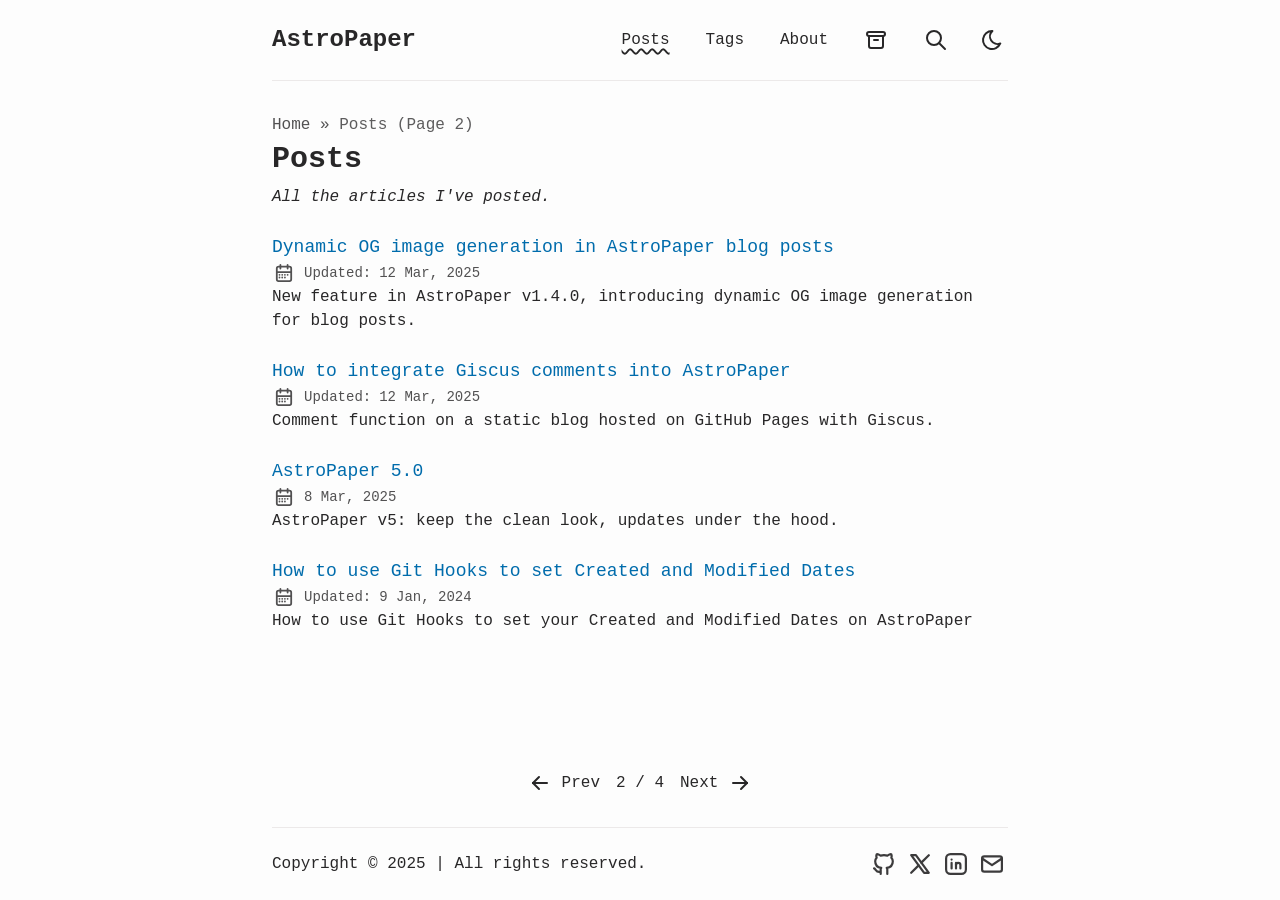
<file: posts/2/index.html>
<!DOCTYPE html><html dir="ltr" lang="en" class="false" data-astro-cid-sckkx6r4> <head><meta charset="UTF-8"><meta name="viewport" content="width=device-width"><link rel="icon" type="image/svg+xml" href="/favicon.svg"><link rel="canonical" href="https://astro-paper.pages.dev/posts/2/"><meta name="generator" content="Astro v5.12.0"><!-- General Meta Tags --><title>Posts | AstroPaper</title><meta name="title" content="Posts | AstroPaper"><meta name="description" content="A minimal, responsive and SEO-friendly Astro blog theme."><meta name="author" content="Sat Naing"><link rel="sitemap" href="/sitemap-index.xml"><!-- Open Graph / Facebook --><meta property="og:title" content="Posts | AstroPaper"><meta property="og:description" content="A minimal, responsive and SEO-friendly Astro blog theme."><meta property="og:url" content="https://astro-paper.pages.dev/posts/2/"><meta property="og:image" content="https://astro-paper.pages.dev/astropaper-og.jpg"><!-- Article Published/Modified time --><!-- Twitter --><meta property="twitter:card" content="summary_large_image"><meta property="twitter:url" content="https://astro-paper.pages.dev/posts/2/"><meta property="twitter:title" content="Posts | AstroPaper"><meta property="twitter:description" content="A minimal, responsive and SEO-friendly Astro blog theme."><meta property="twitter:image" content="https://astro-paper.pages.dev/astropaper-og.jpg"><!-- Google JSON-LD Structured data --><script type="application/ld+json">{"@context":"https://schema.org","@type":"BlogPosting","headline":"Posts | AstroPaper","image":"https://astro-paper.pages.dev/astropaper-og.jpg","datePublished":"undefined","author":[{"@type":"Person","name":"Sat Naing","url":"https://satnaing.dev/"}]}</script><!-- Enable RSS feed auto-discovery  --><!-- https://docs.astro.build/en/recipes/rss/#enabling-rss-feed-auto-discovery --><link rel="alternate" type="application/rss+xml" title="AstroPaper" href="https://astro-paper.pages.dev/rss.xml"><meta name="theme-color" content=""><meta name="astro-view-transitions-enabled" content="true"><meta name="astro-view-transitions-fallback" content="animate"><script type="module" src="/_astro/ClientRouter.astro_astro_type_script_index_0_lang.D98dxaWf.js"></script><script src="/toggle-theme.js"></script><style>@keyframes astroFadeInOut{0%{opacity:1}to{opacity:0}}@keyframes astroFadeIn{0%{opacity:0;mix-blend-mode:plus-lighter}to{opacity:1;mix-blend-mode:plus-lighter}}@keyframes astroFadeOut{0%{opacity:1;mix-blend-mode:plus-lighter}to{opacity:0;mix-blend-mode:plus-lighter}}@keyframes astroSlideFromRight{0%{transform:translate(100%)}}@keyframes astroSlideFromLeft{0%{transform:translate(-100%)}}@keyframes astroSlideToRight{to{transform:translate(100%)}}@keyframes astroSlideToLeft{to{transform:translate(-100%)}}@media (prefers-reduced-motion){::view-transition-group(*),::view-transition-old(*),::view-transition-new(*){animation:none!important}[data-astro-transition-scope]{animation:none!important}}
</style>
<link rel="stylesheet" href="/_astro/about.CfPN_DOh.css">
<style>:where([data-astro-image]){object-fit:var(--fit);object-position:var(--pos);height:auto}:where([data-astro-image=full-width]){width:100%}:where([data-astro-image=constrained]){max-width:100%}
</style></head> <body data-astro-cid-sckkx6r4>  <header> <a id="skip-to-content" href="#main-content" class="absolute start-16 -top-full z-50 bg-background px-3 py-2 text-accent backdrop-blur-lg transition-all focus:top-4">
Skip to content
</a> <div id="nav-container" class="mx-auto flex max-w-app flex-col items-center justify-between sm:flex-row"> <div id="top-nav-wrap" class="relative flex w-full items-baseline justify-between bg-background p-4 sm:items-center sm:py-6"> <a href="/" class="absolute py-1 text-xl leading-8 font-semibold whitespace-nowrap sm:static sm:my-auto sm:text-2xl sm:leading-none"> AstroPaper </a> <nav id="nav-menu" class="flex w-full flex-col items-center sm:ms-2 sm:flex-row sm:justify-end sm:space-x-4 sm:py-0"> <button id="menu-btn" class="focus-outline self-end p-2 sm:hidden" aria-label="Open Menu" aria-expanded="false" aria-controls="menu-items"> <svg width="24" height="24" viewBox="0 0 24 24" fill="none" stroke="currentColor" stroke-width="2" stroke-linecap="round" stroke-linejoin="round" class="hidden" id="close-icon"><path stroke="none" d="M0 0h24v24H0z" fill="none" /><path d="M18 6l-12 12" /><path d="M6 6l12 12" /></svg> <svg width="24" height="24" viewBox="0 0 24 24" fill="none" stroke="currentColor" stroke-width="2" stroke-linecap="round" stroke-linejoin="round" class="icon icon-tabler icons-tabler-outline icon-tabler-menu-deep" id="menu-icon"><path stroke="none" d="M0 0h24v24H0z" fill="none" /><path d="M4 6h16" /><path d="M7 12h13" /><path d="M10 18h10" /></svg> </button> <ul id="menu-items" class="mt-4 grid w-44 grid-cols-2 place-content-center gap-2 [&#38;>li>a]:block [&#38;>li>a]:px-4 [&#38;>li>a]:py-3 [&#38;>li>a]:text-center [&#38;>li>a]:font-medium [&#38;>li>a]:hover:text-accent sm:[&#38;>li>a]:px-2 sm:[&#38;>li>a]:py-1 hidden sm:mt-0 sm:flex sm:w-auto sm:gap-x-5 sm:gap-y-0"> <li class="col-span-2"> <a href="/posts" class="active-nav">
Posts
</a> </li> <li class="col-span-2"> <a href="/tags">
Tags
</a> </li> <li class="col-span-2"> <a href="/about">
About
</a> </li> <li class="col-span-2"> <a href="/archives" class="group inline-block hover:text-accent focus-outline flex justify-center p-3 sm:p-1" aria-label="archives" title="Archives"> <svg width="24" height="24" viewBox="0 0 24 24" fill="none" stroke="currentColor" stroke-width="2" stroke-linecap="round" stroke-linejoin="round" class="hidden sm:inline-block"><path stroke="none" d="M0 0h24v24H0z" fill="none" /><path d="M3 4m0 2a2 2 0 0 1 2 -2h14a2 2 0 0 1 2 2v0a2 2 0 0 1 -2 2h-14a2 2 0 0 1 -2 -2z" /><path d="M5 8v10a2 2 0 0 0 2 2h10a2 2 0 0 0 2 -2v-10" /><path d="M10 12l4 0" /></svg> <span class="sm:sr-only">Archives</span> </a> </li> <li class="col-span-1 flex items-center justify-center"> <a href="/search" class="group inline-block hover:text-accent focus-outline flex p-3 sm:p-1" aria-label="search" title="Search"> <svg width="24" height="24" viewBox="0 0 24 24" fill="none" stroke="currentColor" stroke-width="2" stroke-linecap="round" stroke-linejoin="round" class="icon icon-tabler icons-tabler-outline icon-tabler-search"><path stroke="none" d="M0 0h24v24H0z" fill="none" /><path d="M10 10m-7 0a7 7 0 1 0 14 0a7 7 0 1 0 -14 0" /><path d="M21 21l-6 -6" /></svg> <span class="sr-only">Search</span> </a> </li> <li class="col-span-1 flex items-center justify-center"> <button id="theme-btn" class="focus-outline relative size-12 p-4 sm:size-8 hover:[&>svg]:stroke-accent" title="Toggles light & dark" aria-label="auto" aria-live="polite"> <svg width="24" height="24" viewBox="0 0 24 24" fill="none" stroke="currentColor" stroke-width="2" stroke-linecap="round" stroke-linejoin="round" class="absolute top-[50%] left-[50%] -translate-[50%] scale-100 rotate-0 transition-all dark:scale-0 dark:-rotate-90"><path stroke="none" d="M0 0h24v24H0z" fill="none" /><path d="M12 3c.132 0 .263 0 .393 0a7.5 7.5 0 0 0 7.92 12.446a9 9 0 1 1 -8.313 -12.454z" /></svg> <svg width="24" height="24" viewBox="0 0 24 24" fill="none" stroke="currentColor" stroke-width="2" stroke-linecap="round" stroke-linejoin="round" class="absolute top-[50%] left-[50%] -translate-[50%] scale-0 rotate-90 transition-all dark:scale-100 dark:rotate-0"><path stroke="none" d="M0 0h24v24H0z" fill="none" /><path d="M14.828 14.828a4 4 0 1 0 -5.656 -5.656a4 4 0 0 0 5.656 5.656z" /><path d="M6.343 17.657l-1.414 1.414" /><path d="M6.343 6.343l-1.414 -1.414" /><path d="M17.657 6.343l1.414 -1.414" /><path d="M17.657 17.657l1.414 1.414" /><path d="M4 12h-2" /><path d="M12 4v-2" /><path d="M20 12h2" /><path d="M12 20v2" /></svg> </button> </li> </ul> </nav> </div> </div> <div class="mx-auto max-w-app px-4"> <hr class="border-border" aria-hidden="true"> </div> </header> <script type="module">function s(){const e=document.querySelector("#menu-btn"),t=document.querySelector("#menu-items"),n=document.querySelector("#menu-icon"),o=document.querySelector("#close-icon");!e||!t||!n||!o||e.addEventListener("click",()=>{const c=e.getAttribute("aria-expanded")==="true";e.setAttribute("aria-expanded",c?"false":"true"),e.setAttribute("aria-label",c?"Open Menu":"Close Menu"),t.classList.toggle("hidden"),n.classList.toggle("hidden"),o.classList.toggle("hidden")})}s();document.addEventListener("astro:after-swap",s);</script> <nav class="mx-auto mt-8 mb-1 w-full max-w-app px-4" aria-label="breadcrumb"> <ul class="font-light [&>li]:inline [&>li:not(:last-child)>a]:hover:opacity-100"> <li> <a href="/" class="opacity-80">Home</a> <span aria-hidden="true" class="opacity-80">&raquo;</span> </li> <li> <span class="capitalize opacity-75" aria-current="page">  Posts (page 2) </span> </li> </ul> </nav> <main data-backUrl="/posts/2/" id="main-content" class="mx-auto w-full max-w-app px-4 pb-4"> <h1 class="text-2xl font-semibold sm:text-3xl">Posts</h1> <p class="mt-2 mb-6 italic">All the articles I&#39;ve posted.</p>  <ul> <li class="my-6"> <a href="/posts/dynamic-og-image-generation-in-astropaper-blog-posts" class="inline-block text-lg font-medium text-accent decoration-dashed underline-offset-4 focus-visible:no-underline focus-visible:underline-offset-0"> <h2 style="view-transition-name:dynamic-og-image-generation-in-astro-paper-blog-posts" class="text-lg font-medium decoration-dashed hover:underline">Dynamic OG image generation in AstroPaper blog posts</h2> </a> <div class="flex items-center gap-x-2 opacity-80"> <svg width="24" height="24" viewBox="0 0 24 24" fill="none" stroke="currentColor" stroke-width="2" stroke-linecap="round" stroke-linejoin="round" class="inline-block size-6 min-w-[1.375rem] scale-90"><path stroke="none" d="M0 0h24v24H0z" fill="none" /><path d="M4 7a2 2 0 0 1 2 -2h12a2 2 0 0 1 2 2v12a2 2 0 0 1 -2 2h-12a2 2 0 0 1 -2 -2v-12z" /><path d="M16 3v4" /><path d="M8 3v4" /><path d="M4 11h16" /><path d="M7 14h.013" /><path d="M10.01 14h.005" /><path d="M13.01 14h.005" /><path d="M16.015 14h.005" /><path d="M13.015 17h.005" /><path d="M7.01 17h.005" /><path d="M10.01 17h.005" /></svg> <span class="text-sm">
Updated:
</span> <time class="text-sm" datetime="2025-03-12T13:39:20.763Z">12 Mar, 2025</time> </div> <p>New feature in AstroPaper v1.4.0, introducing dynamic OG image generation for blog posts.</p> </li><li class="my-6"> <a href="/posts/how-to-integrate-giscus-comments" class="inline-block text-lg font-medium text-accent decoration-dashed underline-offset-4 focus-visible:no-underline focus-visible:underline-offset-0"> <h2 style="view-transition-name:how-to-integrate-giscus-comments-into-astro-paper" class="text-lg font-medium decoration-dashed hover:underline">How to integrate Giscus comments into AstroPaper</h2> </a> <div class="flex items-center gap-x-2 opacity-80"> <svg width="24" height="24" viewBox="0 0 24 24" fill="none" stroke="currentColor" stroke-width="2" stroke-linecap="round" stroke-linejoin="round" class="inline-block size-6 min-w-[1.375rem] scale-90"><path stroke="none" d="M0 0h24v24H0z" fill="none" /><path d="M4 7a2 2 0 0 1 2 -2h12a2 2 0 0 1 2 2v12a2 2 0 0 1 -2 2h-12a2 2 0 0 1 -2 -2v-12z" /><path d="M16 3v4" /><path d="M8 3v4" /><path d="M4 11h16" /><path d="M7 14h.013" /><path d="M10.01 14h.005" /><path d="M13.01 14h.005" /><path d="M16.015 14h.005" /><path d="M13.015 17h.005" /><path d="M7.01 17h.005" /><path d="M10.01 17h.005" /></svg> <span class="text-sm">
Updated:
</span> <time class="text-sm" datetime="2025-03-12T12:28:53.000Z">12 Mar, 2025</time> </div> <p>Comment function on a static blog hosted on GitHub Pages with Giscus.</p> </li><li class="my-6"> <a href="/posts/astro-paper-v5" class="inline-block text-lg font-medium text-accent decoration-dashed underline-offset-4 focus-visible:no-underline focus-visible:underline-offset-0"> <h2 style="view-transition-name:astro-paper-5-0" class="text-lg font-medium decoration-dashed hover:underline">AstroPaper 5.0</h2> </a> <div class="flex items-center gap-x-2 opacity-80"> <svg width="24" height="24" viewBox="0 0 24 24" fill="none" stroke="currentColor" stroke-width="2" stroke-linecap="round" stroke-linejoin="round" class="inline-block size-6 min-w-[1.375rem] scale-90"><path stroke="none" d="M0 0h24v24H0z" fill="none" /><path d="M4 7a2 2 0 0 1 2 -2h12a2 2 0 0 1 2 2v12a2 2 0 0 1 -2 2h-12a2 2 0 0 1 -2 -2v-12z" /><path d="M16 3v4" /><path d="M8 3v4" /><path d="M4 11h16" /><path d="M7 14h.013" /><path d="M10.01 14h.005" /><path d="M13.01 14h.005" /><path d="M16.015 14h.005" /><path d="M13.015 17h.005" /><path d="M7.01 17h.005" /><path d="M10.01 17h.005" /></svg>  <time class="text-sm" datetime="2025-03-08T08:18:19.693Z">8 Mar, 2025</time> </div> <p>AstroPaper v5: keep the clean look, updates under the hood.</p> </li><li class="my-6"> <a href="/posts/setting-dates-via-git-hooks" class="inline-block text-lg font-medium text-accent decoration-dashed underline-offset-4 focus-visible:no-underline focus-visible:underline-offset-0"> <h2 style="view-transition-name:how-to-use-git-hooks-to-set-created-and-modified-dates" class="text-lg font-medium decoration-dashed hover:underline">How to use Git Hooks to set Created and Modified Dates</h2> </a> <div class="flex items-center gap-x-2 opacity-80"> <svg width="24" height="24" viewBox="0 0 24 24" fill="none" stroke="currentColor" stroke-width="2" stroke-linecap="round" stroke-linejoin="round" class="inline-block size-6 min-w-[1.375rem] scale-90"><path stroke="none" d="M0 0h24v24H0z" fill="none" /><path d="M4 7a2 2 0 0 1 2 -2h12a2 2 0 0 1 2 2v12a2 2 0 0 1 -2 2h-12a2 2 0 0 1 -2 -2v-12z" /><path d="M16 3v4" /><path d="M8 3v4" /><path d="M4 11h16" /><path d="M7 14h.013" /><path d="M10.01 14h.005" /><path d="M13.01 14h.005" /><path d="M16.015 14h.005" /><path d="M13.015 17h.005" /><path d="M7.01 17h.005" /><path d="M10.01 17h.005" /></svg> <span class="text-sm">
Updated:
</span> <time class="text-sm" datetime="2024-01-08T18:59:05.000Z">9 Jan, 2024</time> </div> <p>How to use Git Hooks to set your Created and Modified Dates on AstroPaper</p> </li> </ul>  </main> <script type="module">document.addEventListener("astro:page-load",()=>{const t=document.querySelector("#main-content")?.dataset?.backurl;t&&sessionStorage.setItem("backUrl",t)});</script> <nav class="mt-auto mb-8 flex justify-center" aria-label="Pagination"><a href="/posts" class="group inline-block hover:text-accent me-4 select-none" aria-label="Previous"><svg width="24" height="24" viewBox="0 0 24 24" fill="none" stroke="currentColor" stroke-width="2" stroke-linecap="round" stroke-linejoin="round" class="inline-block rtl:rotate-180"><path stroke="none" d="M0 0h24v24H0z" fill="none" /><path d="M5 12l14 0" /><path d="M5 12l6 6" /><path d="M5 12l6 -6" /></svg>
Prev
</a>2 / 4<a href="/posts/3" class="group inline-block hover:text-accent ms-4 select-none" aria-label="Next">
Next
<svg width="24" height="24" viewBox="0 0 24 24" fill="none" stroke="currentColor" stroke-width="2" stroke-linecap="round" stroke-linejoin="round" class="inline-block rtl:rotate-180"><path stroke="none" d="M0 0h24v24H0z" fill="none" /><path d="M5 12l14 0" /><path d="M13 18l6 -6" /><path d="M13 6l6 6" /></svg></a></nav> <footer class="w-full"> <div class="mx-auto max-w-app px-0"> <hr class="border-border" aria-hidden="true"> </div> <div class="flex flex-col items-center justify-between py-6 sm:flex-row-reverse sm:py-4"> <div class="flex-wrap justify-center gap-1 flex"> <a href="https://github.com/satnaing/astro-paper" class="group inline-block hover:text-accent p-2 hover:rotate-6 sm:p-1" title="AstroPaper on GitHub"> <svg width="24" height="24" viewBox="0 0 24 24" fill="none" stroke="currentColor" stroke-width="2" stroke-linecap="round" stroke-linejoin="round" class="inline-block size-6 scale-125 fill-transparent stroke-current stroke-2 opacity-90 group-hover:fill-transparent sm:scale-110"><path stroke="none" d="M0 0h24v24H0z" fill="none" /><path d="M9 19c-4.3 1.4 -4.3 -2.5 -6 -3m12 5v-3.5c0 -1 .1 -1.4 -.5 -2c2.8 -.3 5.5 -1.4 5.5 -6a4.6 4.6 0 0 0 -1.3 -3.2a4.2 4.2 0 0 0 -.1 -3.2s-1.1 -.3 -3.5 1.3a12.3 12.3 0 0 0 -6.2 0c-2.4 -1.6 -3.5 -1.3 -3.5 -1.3a4.2 4.2 0 0 0 -.1 3.2a4.6 4.6 0 0 0 -1.3 3.2c0 4.6 2.7 5.7 5.5 6c-.6 .6 -.6 1.2 -.5 2v3.5" /></svg> <span class="sr-only">AstroPaper on GitHub</span> </a><a href="https://x.com/username" class="group inline-block hover:text-accent p-2 hover:rotate-6 sm:p-1" title="AstroPaper on X"> <svg width="24" height="24" viewBox="0 0 24 24" fill="none" stroke="currentColor" stroke-width="2" stroke-linecap="round" stroke-linejoin="round" class="inline-block size-6 scale-125 fill-transparent stroke-current stroke-2 opacity-90 group-hover:fill-transparent sm:scale-110"><path stroke="none" d="M0 0h24v24H0z" fill="none" /><path d="M4 4l11.733 16h4.267l-11.733 -16z" /><path d="M4 20l6.768 -6.768m2.46 -2.46l6.772 -6.772" /></svg> <span class="sr-only">AstroPaper on X</span> </a><a href="https://www.linkedin.com/in/username/" class="group inline-block hover:text-accent p-2 hover:rotate-6 sm:p-1" title="AstroPaper on LinkedIn"> <svg width="24" height="24" viewBox="0 0 24 24" fill="none" stroke="currentColor" stroke-width="2" stroke-linecap="round" stroke-linejoin="round" class="inline-block size-6 scale-125 fill-transparent stroke-current stroke-2 opacity-90 group-hover:fill-transparent sm:scale-110"><path stroke="none" d="M0 0h24v24H0z" fill="none" /><path d="M8 11v5" /><path d="M8 8v.01" /><path d="M12 16v-5" /><path d="M16 16v-3a2 2 0 1 0 -4 0" /><path d="M3 7a4 4 0 0 1 4 -4h10a4 4 0 0 1 4 4v10a4 4 0 0 1 -4 4h-10a4 4 0 0 1 -4 -4z" /></svg> <span class="sr-only">AstroPaper on LinkedIn</span> </a><a href="mailto:yourmail@gmail.com" class="group inline-block hover:text-accent p-2 hover:rotate-6 sm:p-1" title="Send an email to AstroPaper"> <svg width="24" height="24" viewBox="0 0 24 24" fill="none" stroke="currentColor" stroke-width="2" stroke-linecap="round" stroke-linejoin="round" class="inline-block size-6 scale-125 fill-transparent stroke-current stroke-2 opacity-90 group-hover:fill-transparent sm:scale-110"><path stroke="none" d="M0 0h24v24H0z" fill="none" /><path d="M3 7a2 2 0 0 1 2 -2h14a2 2 0 0 1 2 2v10a2 2 0 0 1 -2 2h-14a2 2 0 0 1 -2 -2v-10z" /><path d="M3 7l9 6l9 -6" /></svg> <span class="sr-only">Send an email to AstroPaper</span> </a> </div> <div class="my-2 flex flex-col items-center whitespace-nowrap sm:flex-row"> <span>Copyright &#169; 2025</span> <span class="hidden sm:inline">&nbsp;|&nbsp;</span> <span>All rights reserved.</span> </div> </div> </footer>  </body></html>
</file>
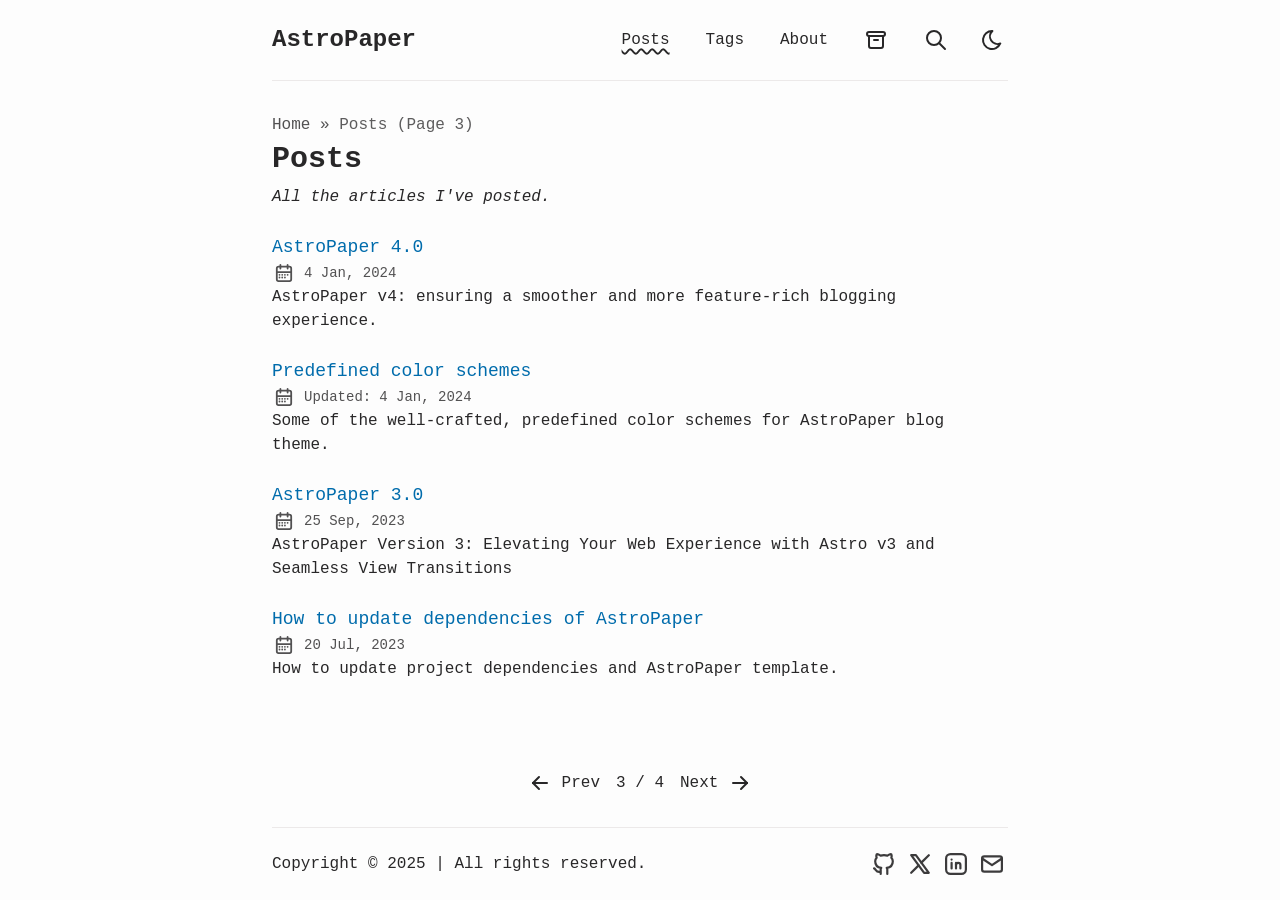
<file: posts/3/index.html>
<!DOCTYPE html><html dir="ltr" lang="en" class="false" data-astro-cid-sckkx6r4> <head><meta charset="UTF-8"><meta name="viewport" content="width=device-width"><link rel="icon" type="image/svg+xml" href="/favicon.svg"><link rel="canonical" href="https://astro-paper.pages.dev/posts/3/"><meta name="generator" content="Astro v5.12.0"><!-- General Meta Tags --><title>Posts | AstroPaper</title><meta name="title" content="Posts | AstroPaper"><meta name="description" content="A minimal, responsive and SEO-friendly Astro blog theme."><meta name="author" content="Sat Naing"><link rel="sitemap" href="/sitemap-index.xml"><!-- Open Graph / Facebook --><meta property="og:title" content="Posts | AstroPaper"><meta property="og:description" content="A minimal, responsive and SEO-friendly Astro blog theme."><meta property="og:url" content="https://astro-paper.pages.dev/posts/3/"><meta property="og:image" content="https://astro-paper.pages.dev/astropaper-og.jpg"><!-- Article Published/Modified time --><!-- Twitter --><meta property="twitter:card" content="summary_large_image"><meta property="twitter:url" content="https://astro-paper.pages.dev/posts/3/"><meta property="twitter:title" content="Posts | AstroPaper"><meta property="twitter:description" content="A minimal, responsive and SEO-friendly Astro blog theme."><meta property="twitter:image" content="https://astro-paper.pages.dev/astropaper-og.jpg"><!-- Google JSON-LD Structured data --><script type="application/ld+json">{"@context":"https://schema.org","@type":"BlogPosting","headline":"Posts | AstroPaper","image":"https://astro-paper.pages.dev/astropaper-og.jpg","datePublished":"undefined","author":[{"@type":"Person","name":"Sat Naing","url":"https://satnaing.dev/"}]}</script><!-- Enable RSS feed auto-discovery  --><!-- https://docs.astro.build/en/recipes/rss/#enabling-rss-feed-auto-discovery --><link rel="alternate" type="application/rss+xml" title="AstroPaper" href="https://astro-paper.pages.dev/rss.xml"><meta name="theme-color" content=""><meta name="astro-view-transitions-enabled" content="true"><meta name="astro-view-transitions-fallback" content="animate"><script type="module" src="/_astro/ClientRouter.astro_astro_type_script_index_0_lang.D98dxaWf.js"></script><script src="/toggle-theme.js"></script><style>@keyframes astroFadeInOut{0%{opacity:1}to{opacity:0}}@keyframes astroFadeIn{0%{opacity:0;mix-blend-mode:plus-lighter}to{opacity:1;mix-blend-mode:plus-lighter}}@keyframes astroFadeOut{0%{opacity:1;mix-blend-mode:plus-lighter}to{opacity:0;mix-blend-mode:plus-lighter}}@keyframes astroSlideFromRight{0%{transform:translate(100%)}}@keyframes astroSlideFromLeft{0%{transform:translate(-100%)}}@keyframes astroSlideToRight{to{transform:translate(100%)}}@keyframes astroSlideToLeft{to{transform:translate(-100%)}}@media (prefers-reduced-motion){::view-transition-group(*),::view-transition-old(*),::view-transition-new(*){animation:none!important}[data-astro-transition-scope]{animation:none!important}}
</style>
<link rel="stylesheet" href="/_astro/about.CfPN_DOh.css">
<style>:where([data-astro-image]){object-fit:var(--fit);object-position:var(--pos);height:auto}:where([data-astro-image=full-width]){width:100%}:where([data-astro-image=constrained]){max-width:100%}
</style></head> <body data-astro-cid-sckkx6r4>  <header> <a id="skip-to-content" href="#main-content" class="absolute start-16 -top-full z-50 bg-background px-3 py-2 text-accent backdrop-blur-lg transition-all focus:top-4">
Skip to content
</a> <div id="nav-container" class="mx-auto flex max-w-app flex-col items-center justify-between sm:flex-row"> <div id="top-nav-wrap" class="relative flex w-full items-baseline justify-between bg-background p-4 sm:items-center sm:py-6"> <a href="/" class="absolute py-1 text-xl leading-8 font-semibold whitespace-nowrap sm:static sm:my-auto sm:text-2xl sm:leading-none"> AstroPaper </a> <nav id="nav-menu" class="flex w-full flex-col items-center sm:ms-2 sm:flex-row sm:justify-end sm:space-x-4 sm:py-0"> <button id="menu-btn" class="focus-outline self-end p-2 sm:hidden" aria-label="Open Menu" aria-expanded="false" aria-controls="menu-items"> <svg width="24" height="24" viewBox="0 0 24 24" fill="none" stroke="currentColor" stroke-width="2" stroke-linecap="round" stroke-linejoin="round" class="hidden" id="close-icon"><path stroke="none" d="M0 0h24v24H0z" fill="none" /><path d="M18 6l-12 12" /><path d="M6 6l12 12" /></svg> <svg width="24" height="24" viewBox="0 0 24 24" fill="none" stroke="currentColor" stroke-width="2" stroke-linecap="round" stroke-linejoin="round" class="icon icon-tabler icons-tabler-outline icon-tabler-menu-deep" id="menu-icon"><path stroke="none" d="M0 0h24v24H0z" fill="none" /><path d="M4 6h16" /><path d="M7 12h13" /><path d="M10 18h10" /></svg> </button> <ul id="menu-items" class="mt-4 grid w-44 grid-cols-2 place-content-center gap-2 [&#38;>li>a]:block [&#38;>li>a]:px-4 [&#38;>li>a]:py-3 [&#38;>li>a]:text-center [&#38;>li>a]:font-medium [&#38;>li>a]:hover:text-accent sm:[&#38;>li>a]:px-2 sm:[&#38;>li>a]:py-1 hidden sm:mt-0 sm:flex sm:w-auto sm:gap-x-5 sm:gap-y-0"> <li class="col-span-2"> <a href="/posts" class="active-nav">
Posts
</a> </li> <li class="col-span-2"> <a href="/tags">
Tags
</a> </li> <li class="col-span-2"> <a href="/about">
About
</a> </li> <li class="col-span-2"> <a href="/archives" class="group inline-block hover:text-accent focus-outline flex justify-center p-3 sm:p-1" aria-label="archives" title="Archives"> <svg width="24" height="24" viewBox="0 0 24 24" fill="none" stroke="currentColor" stroke-width="2" stroke-linecap="round" stroke-linejoin="round" class="hidden sm:inline-block"><path stroke="none" d="M0 0h24v24H0z" fill="none" /><path d="M3 4m0 2a2 2 0 0 1 2 -2h14a2 2 0 0 1 2 2v0a2 2 0 0 1 -2 2h-14a2 2 0 0 1 -2 -2z" /><path d="M5 8v10a2 2 0 0 0 2 2h10a2 2 0 0 0 2 -2v-10" /><path d="M10 12l4 0" /></svg> <span class="sm:sr-only">Archives</span> </a> </li> <li class="col-span-1 flex items-center justify-center"> <a href="/search" class="group inline-block hover:text-accent focus-outline flex p-3 sm:p-1" aria-label="search" title="Search"> <svg width="24" height="24" viewBox="0 0 24 24" fill="none" stroke="currentColor" stroke-width="2" stroke-linecap="round" stroke-linejoin="round" class="icon icon-tabler icons-tabler-outline icon-tabler-search"><path stroke="none" d="M0 0h24v24H0z" fill="none" /><path d="M10 10m-7 0a7 7 0 1 0 14 0a7 7 0 1 0 -14 0" /><path d="M21 21l-6 -6" /></svg> <span class="sr-only">Search</span> </a> </li> <li class="col-span-1 flex items-center justify-center"> <button id="theme-btn" class="focus-outline relative size-12 p-4 sm:size-8 hover:[&>svg]:stroke-accent" title="Toggles light & dark" aria-label="auto" aria-live="polite"> <svg width="24" height="24" viewBox="0 0 24 24" fill="none" stroke="currentColor" stroke-width="2" stroke-linecap="round" stroke-linejoin="round" class="absolute top-[50%] left-[50%] -translate-[50%] scale-100 rotate-0 transition-all dark:scale-0 dark:-rotate-90"><path stroke="none" d="M0 0h24v24H0z" fill="none" /><path d="M12 3c.132 0 .263 0 .393 0a7.5 7.5 0 0 0 7.92 12.446a9 9 0 1 1 -8.313 -12.454z" /></svg> <svg width="24" height="24" viewBox="0 0 24 24" fill="none" stroke="currentColor" stroke-width="2" stroke-linecap="round" stroke-linejoin="round" class="absolute top-[50%] left-[50%] -translate-[50%] scale-0 rotate-90 transition-all dark:scale-100 dark:rotate-0"><path stroke="none" d="M0 0h24v24H0z" fill="none" /><path d="M14.828 14.828a4 4 0 1 0 -5.656 -5.656a4 4 0 0 0 5.656 5.656z" /><path d="M6.343 17.657l-1.414 1.414" /><path d="M6.343 6.343l-1.414 -1.414" /><path d="M17.657 6.343l1.414 -1.414" /><path d="M17.657 17.657l1.414 1.414" /><path d="M4 12h-2" /><path d="M12 4v-2" /><path d="M20 12h2" /><path d="M12 20v2" /></svg> </button> </li> </ul> </nav> </div> </div> <div class="mx-auto max-w-app px-4"> <hr class="border-border" aria-hidden="true"> </div> </header> <script type="module">function s(){const e=document.querySelector("#menu-btn"),t=document.querySelector("#menu-items"),n=document.querySelector("#menu-icon"),o=document.querySelector("#close-icon");!e||!t||!n||!o||e.addEventListener("click",()=>{const c=e.getAttribute("aria-expanded")==="true";e.setAttribute("aria-expanded",c?"false":"true"),e.setAttribute("aria-label",c?"Open Menu":"Close Menu"),t.classList.toggle("hidden"),n.classList.toggle("hidden"),o.classList.toggle("hidden")})}s();document.addEventListener("astro:after-swap",s);</script> <nav class="mx-auto mt-8 mb-1 w-full max-w-app px-4" aria-label="breadcrumb"> <ul class="font-light [&>li]:inline [&>li:not(:last-child)>a]:hover:opacity-100"> <li> <a href="/" class="opacity-80">Home</a> <span aria-hidden="true" class="opacity-80">&raquo;</span> </li> <li> <span class="capitalize opacity-75" aria-current="page">  Posts (page 3) </span> </li> </ul> </nav> <main data-backUrl="/posts/3/" id="main-content" class="mx-auto w-full max-w-app px-4 pb-4"> <h1 class="text-2xl font-semibold sm:text-3xl">Posts</h1> <p class="mt-2 mb-6 italic">All the articles I&#39;ve posted.</p>  <ul> <li class="my-6"> <a href="/posts/astro-paper-v4" class="inline-block text-lg font-medium text-accent decoration-dashed underline-offset-4 focus-visible:no-underline focus-visible:underline-offset-0"> <h2 style="view-transition-name:astro-paper-4-0" class="text-lg font-medium decoration-dashed hover:underline">AstroPaper 4.0</h2> </a> <div class="flex items-center gap-x-2 opacity-80"> <svg width="24" height="24" viewBox="0 0 24 24" fill="none" stroke="currentColor" stroke-width="2" stroke-linecap="round" stroke-linejoin="round" class="inline-block size-6 min-w-[1.375rem] scale-90"><path stroke="none" d="M0 0h24v24H0z" fill="none" /><path d="M4 7a2 2 0 0 1 2 -2h12a2 2 0 0 1 2 2v12a2 2 0 0 1 -2 2h-12a2 2 0 0 1 -2 -2v-12z" /><path d="M16 3v4" /><path d="M8 3v4" /><path d="M4 11h16" /><path d="M7 14h.013" /><path d="M10.01 14h.005" /><path d="M13.01 14h.005" /><path d="M16.015 14h.005" /><path d="M13.015 17h.005" /><path d="M7.01 17h.005" /><path d="M10.01 17h.005" /></svg>  <time class="text-sm" datetime="2024-01-04T09:30:41.816Z">4 Jan, 2024</time> </div> <p>AstroPaper v4: ensuring a smoother and more feature-rich blogging experience.</p> </li><li class="my-6"> <a href="/posts/predefined-color-schemes" class="inline-block text-lg font-medium text-accent decoration-dashed underline-offset-4 focus-visible:no-underline focus-visible:underline-offset-0"> <h2 style="view-transition-name:predefined-color-schemes" class="text-lg font-medium decoration-dashed hover:underline">Predefined color schemes</h2> </a> <div class="flex items-center gap-x-2 opacity-80"> <svg width="24" height="24" viewBox="0 0 24 24" fill="none" stroke="currentColor" stroke-width="2" stroke-linecap="round" stroke-linejoin="round" class="inline-block size-6 min-w-[1.375rem] scale-90"><path stroke="none" d="M0 0h24v24H0z" fill="none" /><path d="M4 7a2 2 0 0 1 2 -2h12a2 2 0 0 1 2 2v12a2 2 0 0 1 -2 2h-12a2 2 0 0 1 -2 -2v-12z" /><path d="M16 3v4" /><path d="M8 3v4" /><path d="M4 11h16" /><path d="M7 14h.013" /><path d="M10.01 14h.005" /><path d="M13.01 14h.005" /><path d="M16.015 14h.005" /><path d="M13.015 17h.005" /><path d="M7.01 17h.005" /><path d="M10.01 17h.005" /></svg> <span class="text-sm">
Updated:
</span> <time class="text-sm" datetime="2024-01-04T09:09:06.000Z">4 Jan, 2024</time> </div> <p>Some of the well-crafted, predefined color schemes for AstroPaper blog theme.</p> </li><li class="my-6"> <a href="/posts/astro-paper-v3" class="inline-block text-lg font-medium text-accent decoration-dashed underline-offset-4 focus-visible:no-underline focus-visible:underline-offset-0"> <h2 style="view-transition-name:astro-paper-3-0" class="text-lg font-medium decoration-dashed hover:underline">AstroPaper 3.0</h2> </a> <div class="flex items-center gap-x-2 opacity-80"> <svg width="24" height="24" viewBox="0 0 24 24" fill="none" stroke="currentColor" stroke-width="2" stroke-linecap="round" stroke-linejoin="round" class="inline-block size-6 min-w-[1.375rem] scale-90"><path stroke="none" d="M0 0h24v24H0z" fill="none" /><path d="M4 7a2 2 0 0 1 2 -2h12a2 2 0 0 1 2 2v12a2 2 0 0 1 -2 2h-12a2 2 0 0 1 -2 -2v-12z" /><path d="M16 3v4" /><path d="M8 3v4" /><path d="M4 11h16" /><path d="M7 14h.013" /><path d="M10.01 14h.005" /><path d="M13.01 14h.005" /><path d="M16.015 14h.005" /><path d="M13.015 17h.005" /><path d="M7.01 17h.005" /><path d="M10.01 17h.005" /></svg>  <time class="text-sm" datetime="2023-09-25T10:25:54.547Z">25 Sep, 2023</time> </div> <p>AstroPaper Version 3: Elevating Your Web Experience with Astro v3 and Seamless View Transitions</p> </li><li class="my-6"> <a href="/posts/how-to-update-dependencies" class="inline-block text-lg font-medium text-accent decoration-dashed underline-offset-4 focus-visible:no-underline focus-visible:underline-offset-0"> <h2 style="view-transition-name:how-to-update-dependencies-of-astro-paper" class="text-lg font-medium decoration-dashed hover:underline">How to update dependencies of AstroPaper</h2> </a> <div class="flex items-center gap-x-2 opacity-80"> <svg width="24" height="24" viewBox="0 0 24 24" fill="none" stroke="currentColor" stroke-width="2" stroke-linecap="round" stroke-linejoin="round" class="inline-block size-6 min-w-[1.375rem] scale-90"><path stroke="none" d="M0 0h24v24H0z" fill="none" /><path d="M4 7a2 2 0 0 1 2 -2h12a2 2 0 0 1 2 2v12a2 2 0 0 1 -2 2h-12a2 2 0 0 1 -2 -2v-12z" /><path d="M16 3v4" /><path d="M8 3v4" /><path d="M4 11h16" /><path d="M7 14h.013" /><path d="M10.01 14h.005" /><path d="M13.01 14h.005" /><path d="M16.015 14h.005" /><path d="M13.015 17h.005" /><path d="M7.01 17h.005" /><path d="M10.01 17h.005" /></svg>  <time class="text-sm" datetime="2023-07-20T15:33:05.569Z">20 Jul, 2023</time> </div> <p>How to update project dependencies and AstroPaper template.</p> </li> </ul>  </main> <script type="module">document.addEventListener("astro:page-load",()=>{const t=document.querySelector("#main-content")?.dataset?.backurl;t&&sessionStorage.setItem("backUrl",t)});</script> <nav class="mt-auto mb-8 flex justify-center" aria-label="Pagination"><a href="/posts/2" class="group inline-block hover:text-accent me-4 select-none" aria-label="Previous"><svg width="24" height="24" viewBox="0 0 24 24" fill="none" stroke="currentColor" stroke-width="2" stroke-linecap="round" stroke-linejoin="round" class="inline-block rtl:rotate-180"><path stroke="none" d="M0 0h24v24H0z" fill="none" /><path d="M5 12l14 0" /><path d="M5 12l6 6" /><path d="M5 12l6 -6" /></svg>
Prev
</a>3 / 4<a href="/posts/4" class="group inline-block hover:text-accent ms-4 select-none" aria-label="Next">
Next
<svg width="24" height="24" viewBox="0 0 24 24" fill="none" stroke="currentColor" stroke-width="2" stroke-linecap="round" stroke-linejoin="round" class="inline-block rtl:rotate-180"><path stroke="none" d="M0 0h24v24H0z" fill="none" /><path d="M5 12l14 0" /><path d="M13 18l6 -6" /><path d="M13 6l6 6" /></svg></a></nav> <footer class="w-full"> <div class="mx-auto max-w-app px-0"> <hr class="border-border" aria-hidden="true"> </div> <div class="flex flex-col items-center justify-between py-6 sm:flex-row-reverse sm:py-4"> <div class="flex-wrap justify-center gap-1 flex"> <a href="https://github.com/satnaing/astro-paper" class="group inline-block hover:text-accent p-2 hover:rotate-6 sm:p-1" title="AstroPaper on GitHub"> <svg width="24" height="24" viewBox="0 0 24 24" fill="none" stroke="currentColor" stroke-width="2" stroke-linecap="round" stroke-linejoin="round" class="inline-block size-6 scale-125 fill-transparent stroke-current stroke-2 opacity-90 group-hover:fill-transparent sm:scale-110"><path stroke="none" d="M0 0h24v24H0z" fill="none" /><path d="M9 19c-4.3 1.4 -4.3 -2.5 -6 -3m12 5v-3.5c0 -1 .1 -1.4 -.5 -2c2.8 -.3 5.5 -1.4 5.5 -6a4.6 4.6 0 0 0 -1.3 -3.2a4.2 4.2 0 0 0 -.1 -3.2s-1.1 -.3 -3.5 1.3a12.3 12.3 0 0 0 -6.2 0c-2.4 -1.6 -3.5 -1.3 -3.5 -1.3a4.2 4.2 0 0 0 -.1 3.2a4.6 4.6 0 0 0 -1.3 3.2c0 4.6 2.7 5.7 5.5 6c-.6 .6 -.6 1.2 -.5 2v3.5" /></svg> <span class="sr-only">AstroPaper on GitHub</span> </a><a href="https://x.com/username" class="group inline-block hover:text-accent p-2 hover:rotate-6 sm:p-1" title="AstroPaper on X"> <svg width="24" height="24" viewBox="0 0 24 24" fill="none" stroke="currentColor" stroke-width="2" stroke-linecap="round" stroke-linejoin="round" class="inline-block size-6 scale-125 fill-transparent stroke-current stroke-2 opacity-90 group-hover:fill-transparent sm:scale-110"><path stroke="none" d="M0 0h24v24H0z" fill="none" /><path d="M4 4l11.733 16h4.267l-11.733 -16z" /><path d="M4 20l6.768 -6.768m2.46 -2.46l6.772 -6.772" /></svg> <span class="sr-only">AstroPaper on X</span> </a><a href="https://www.linkedin.com/in/username/" class="group inline-block hover:text-accent p-2 hover:rotate-6 sm:p-1" title="AstroPaper on LinkedIn"> <svg width="24" height="24" viewBox="0 0 24 24" fill="none" stroke="currentColor" stroke-width="2" stroke-linecap="round" stroke-linejoin="round" class="inline-block size-6 scale-125 fill-transparent stroke-current stroke-2 opacity-90 group-hover:fill-transparent sm:scale-110"><path stroke="none" d="M0 0h24v24H0z" fill="none" /><path d="M8 11v5" /><path d="M8 8v.01" /><path d="M12 16v-5" /><path d="M16 16v-3a2 2 0 1 0 -4 0" /><path d="M3 7a4 4 0 0 1 4 -4h10a4 4 0 0 1 4 4v10a4 4 0 0 1 -4 4h-10a4 4 0 0 1 -4 -4z" /></svg> <span class="sr-only">AstroPaper on LinkedIn</span> </a><a href="mailto:yourmail@gmail.com" class="group inline-block hover:text-accent p-2 hover:rotate-6 sm:p-1" title="Send an email to AstroPaper"> <svg width="24" height="24" viewBox="0 0 24 24" fill="none" stroke="currentColor" stroke-width="2" stroke-linecap="round" stroke-linejoin="round" class="inline-block size-6 scale-125 fill-transparent stroke-current stroke-2 opacity-90 group-hover:fill-transparent sm:scale-110"><path stroke="none" d="M0 0h24v24H0z" fill="none" /><path d="M3 7a2 2 0 0 1 2 -2h14a2 2 0 0 1 2 2v10a2 2 0 0 1 -2 2h-14a2 2 0 0 1 -2 -2v-10z" /><path d="M3 7l9 6l9 -6" /></svg> <span class="sr-only">Send an email to AstroPaper</span> </a> </div> <div class="my-2 flex flex-col items-center whitespace-nowrap sm:flex-row"> <span>Copyright &#169; 2025</span> <span class="hidden sm:inline">&nbsp;|&nbsp;</span> <span>All rights reserved.</span> </div> </div> </footer>  </body></html>
</file>
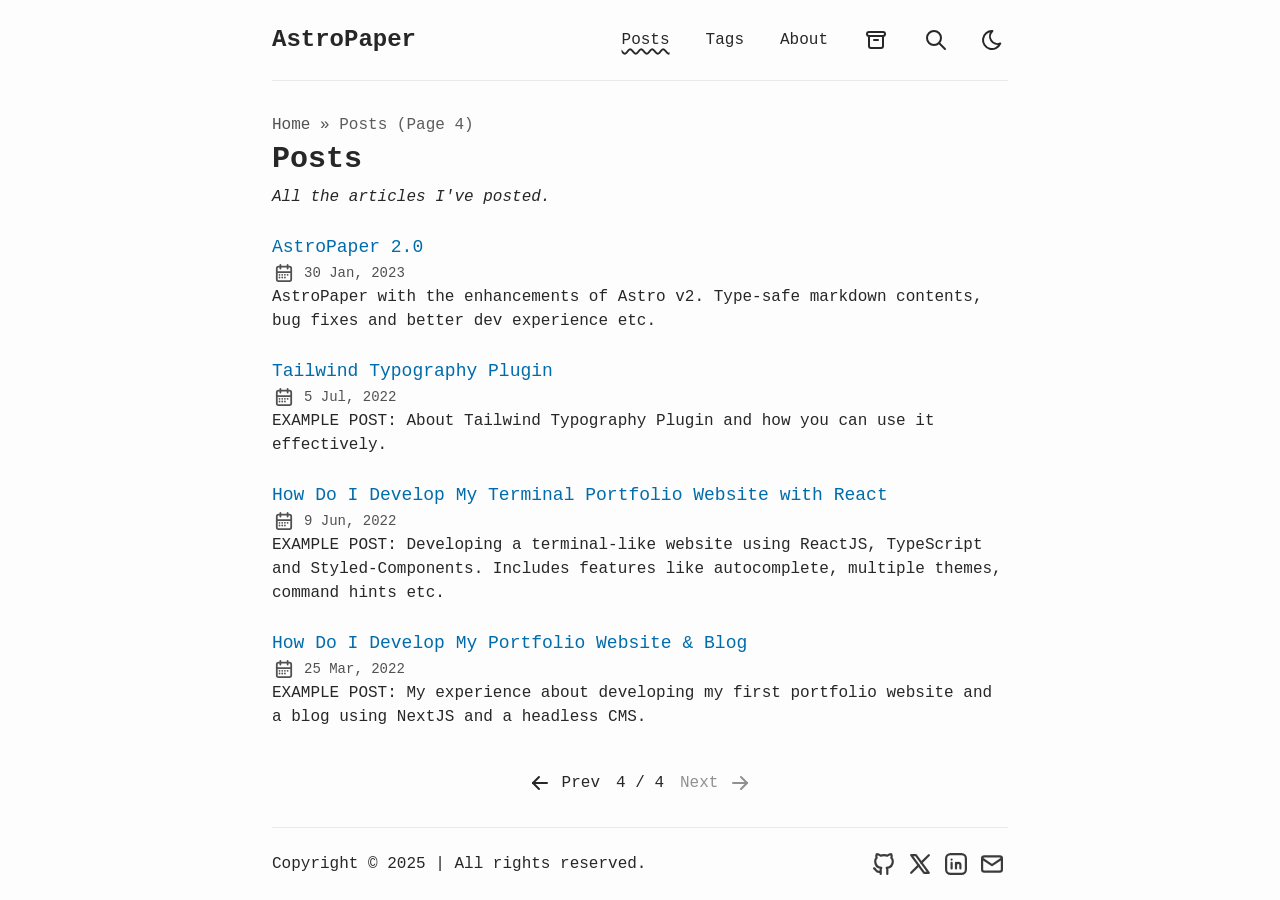
<file: posts/4/index.html>
<!DOCTYPE html><html dir="ltr" lang="en" class="false" data-astro-cid-sckkx6r4> <head><meta charset="UTF-8"><meta name="viewport" content="width=device-width"><link rel="icon" type="image/svg+xml" href="/favicon.svg"><link rel="canonical" href="https://astro-paper.pages.dev/posts/4/"><meta name="generator" content="Astro v5.12.0"><!-- General Meta Tags --><title>Posts | AstroPaper</title><meta name="title" content="Posts | AstroPaper"><meta name="description" content="A minimal, responsive and SEO-friendly Astro blog theme."><meta name="author" content="Sat Naing"><link rel="sitemap" href="/sitemap-index.xml"><!-- Open Graph / Facebook --><meta property="og:title" content="Posts | AstroPaper"><meta property="og:description" content="A minimal, responsive and SEO-friendly Astro blog theme."><meta property="og:url" content="https://astro-paper.pages.dev/posts/4/"><meta property="og:image" content="https://astro-paper.pages.dev/astropaper-og.jpg"><!-- Article Published/Modified time --><!-- Twitter --><meta property="twitter:card" content="summary_large_image"><meta property="twitter:url" content="https://astro-paper.pages.dev/posts/4/"><meta property="twitter:title" content="Posts | AstroPaper"><meta property="twitter:description" content="A minimal, responsive and SEO-friendly Astro blog theme."><meta property="twitter:image" content="https://astro-paper.pages.dev/astropaper-og.jpg"><!-- Google JSON-LD Structured data --><script type="application/ld+json">{"@context":"https://schema.org","@type":"BlogPosting","headline":"Posts | AstroPaper","image":"https://astro-paper.pages.dev/astropaper-og.jpg","datePublished":"undefined","author":[{"@type":"Person","name":"Sat Naing","url":"https://satnaing.dev/"}]}</script><!-- Enable RSS feed auto-discovery  --><!-- https://docs.astro.build/en/recipes/rss/#enabling-rss-feed-auto-discovery --><link rel="alternate" type="application/rss+xml" title="AstroPaper" href="https://astro-paper.pages.dev/rss.xml"><meta name="theme-color" content=""><meta name="astro-view-transitions-enabled" content="true"><meta name="astro-view-transitions-fallback" content="animate"><script type="module" src="/_astro/ClientRouter.astro_astro_type_script_index_0_lang.D98dxaWf.js"></script><script src="/toggle-theme.js"></script><style>@keyframes astroFadeInOut{0%{opacity:1}to{opacity:0}}@keyframes astroFadeIn{0%{opacity:0;mix-blend-mode:plus-lighter}to{opacity:1;mix-blend-mode:plus-lighter}}@keyframes astroFadeOut{0%{opacity:1;mix-blend-mode:plus-lighter}to{opacity:0;mix-blend-mode:plus-lighter}}@keyframes astroSlideFromRight{0%{transform:translate(100%)}}@keyframes astroSlideFromLeft{0%{transform:translate(-100%)}}@keyframes astroSlideToRight{to{transform:translate(100%)}}@keyframes astroSlideToLeft{to{transform:translate(-100%)}}@media (prefers-reduced-motion){::view-transition-group(*),::view-transition-old(*),::view-transition-new(*){animation:none!important}[data-astro-transition-scope]{animation:none!important}}
</style>
<link rel="stylesheet" href="/_astro/about.CfPN_DOh.css">
<style>:where([data-astro-image]){object-fit:var(--fit);object-position:var(--pos);height:auto}:where([data-astro-image=full-width]){width:100%}:where([data-astro-image=constrained]){max-width:100%}
</style></head> <body data-astro-cid-sckkx6r4>  <header> <a id="skip-to-content" href="#main-content" class="absolute start-16 -top-full z-50 bg-background px-3 py-2 text-accent backdrop-blur-lg transition-all focus:top-4">
Skip to content
</a> <div id="nav-container" class="mx-auto flex max-w-app flex-col items-center justify-between sm:flex-row"> <div id="top-nav-wrap" class="relative flex w-full items-baseline justify-between bg-background p-4 sm:items-center sm:py-6"> <a href="/" class="absolute py-1 text-xl leading-8 font-semibold whitespace-nowrap sm:static sm:my-auto sm:text-2xl sm:leading-none"> AstroPaper </a> <nav id="nav-menu" class="flex w-full flex-col items-center sm:ms-2 sm:flex-row sm:justify-end sm:space-x-4 sm:py-0"> <button id="menu-btn" class="focus-outline self-end p-2 sm:hidden" aria-label="Open Menu" aria-expanded="false" aria-controls="menu-items"> <svg width="24" height="24" viewBox="0 0 24 24" fill="none" stroke="currentColor" stroke-width="2" stroke-linecap="round" stroke-linejoin="round" class="hidden" id="close-icon"><path stroke="none" d="M0 0h24v24H0z" fill="none" /><path d="M18 6l-12 12" /><path d="M6 6l12 12" /></svg> <svg width="24" height="24" viewBox="0 0 24 24" fill="none" stroke="currentColor" stroke-width="2" stroke-linecap="round" stroke-linejoin="round" class="icon icon-tabler icons-tabler-outline icon-tabler-menu-deep" id="menu-icon"><path stroke="none" d="M0 0h24v24H0z" fill="none" /><path d="M4 6h16" /><path d="M7 12h13" /><path d="M10 18h10" /></svg> </button> <ul id="menu-items" class="mt-4 grid w-44 grid-cols-2 place-content-center gap-2 [&#38;>li>a]:block [&#38;>li>a]:px-4 [&#38;>li>a]:py-3 [&#38;>li>a]:text-center [&#38;>li>a]:font-medium [&#38;>li>a]:hover:text-accent sm:[&#38;>li>a]:px-2 sm:[&#38;>li>a]:py-1 hidden sm:mt-0 sm:flex sm:w-auto sm:gap-x-5 sm:gap-y-0"> <li class="col-span-2"> <a href="/posts" class="active-nav">
Posts
</a> </li> <li class="col-span-2"> <a href="/tags">
Tags
</a> </li> <li class="col-span-2"> <a href="/about">
About
</a> </li> <li class="col-span-2"> <a href="/archives" class="group inline-block hover:text-accent focus-outline flex justify-center p-3 sm:p-1" aria-label="archives" title="Archives"> <svg width="24" height="24" viewBox="0 0 24 24" fill="none" stroke="currentColor" stroke-width="2" stroke-linecap="round" stroke-linejoin="round" class="hidden sm:inline-block"><path stroke="none" d="M0 0h24v24H0z" fill="none" /><path d="M3 4m0 2a2 2 0 0 1 2 -2h14a2 2 0 0 1 2 2v0a2 2 0 0 1 -2 2h-14a2 2 0 0 1 -2 -2z" /><path d="M5 8v10a2 2 0 0 0 2 2h10a2 2 0 0 0 2 -2v-10" /><path d="M10 12l4 0" /></svg> <span class="sm:sr-only">Archives</span> </a> </li> <li class="col-span-1 flex items-center justify-center"> <a href="/search" class="group inline-block hover:text-accent focus-outline flex p-3 sm:p-1" aria-label="search" title="Search"> <svg width="24" height="24" viewBox="0 0 24 24" fill="none" stroke="currentColor" stroke-width="2" stroke-linecap="round" stroke-linejoin="round" class="icon icon-tabler icons-tabler-outline icon-tabler-search"><path stroke="none" d="M0 0h24v24H0z" fill="none" /><path d="M10 10m-7 0a7 7 0 1 0 14 0a7 7 0 1 0 -14 0" /><path d="M21 21l-6 -6" /></svg> <span class="sr-only">Search</span> </a> </li> <li class="col-span-1 flex items-center justify-center"> <button id="theme-btn" class="focus-outline relative size-12 p-4 sm:size-8 hover:[&>svg]:stroke-accent" title="Toggles light & dark" aria-label="auto" aria-live="polite"> <svg width="24" height="24" viewBox="0 0 24 24" fill="none" stroke="currentColor" stroke-width="2" stroke-linecap="round" stroke-linejoin="round" class="absolute top-[50%] left-[50%] -translate-[50%] scale-100 rotate-0 transition-all dark:scale-0 dark:-rotate-90"><path stroke="none" d="M0 0h24v24H0z" fill="none" /><path d="M12 3c.132 0 .263 0 .393 0a7.5 7.5 0 0 0 7.92 12.446a9 9 0 1 1 -8.313 -12.454z" /></svg> <svg width="24" height="24" viewBox="0 0 24 24" fill="none" stroke="currentColor" stroke-width="2" stroke-linecap="round" stroke-linejoin="round" class="absolute top-[50%] left-[50%] -translate-[50%] scale-0 rotate-90 transition-all dark:scale-100 dark:rotate-0"><path stroke="none" d="M0 0h24v24H0z" fill="none" /><path d="M14.828 14.828a4 4 0 1 0 -5.656 -5.656a4 4 0 0 0 5.656 5.656z" /><path d="M6.343 17.657l-1.414 1.414" /><path d="M6.343 6.343l-1.414 -1.414" /><path d="M17.657 6.343l1.414 -1.414" /><path d="M17.657 17.657l1.414 1.414" /><path d="M4 12h-2" /><path d="M12 4v-2" /><path d="M20 12h2" /><path d="M12 20v2" /></svg> </button> </li> </ul> </nav> </div> </div> <div class="mx-auto max-w-app px-4"> <hr class="border-border" aria-hidden="true"> </div> </header> <script type="module">function s(){const e=document.querySelector("#menu-btn"),t=document.querySelector("#menu-items"),n=document.querySelector("#menu-icon"),o=document.querySelector("#close-icon");!e||!t||!n||!o||e.addEventListener("click",()=>{const c=e.getAttribute("aria-expanded")==="true";e.setAttribute("aria-expanded",c?"false":"true"),e.setAttribute("aria-label",c?"Open Menu":"Close Menu"),t.classList.toggle("hidden"),n.classList.toggle("hidden"),o.classList.toggle("hidden")})}s();document.addEventListener("astro:after-swap",s);</script> <nav class="mx-auto mt-8 mb-1 w-full max-w-app px-4" aria-label="breadcrumb"> <ul class="font-light [&>li]:inline [&>li:not(:last-child)>a]:hover:opacity-100"> <li> <a href="/" class="opacity-80">Home</a> <span aria-hidden="true" class="opacity-80">&raquo;</span> </li> <li> <span class="capitalize opacity-75" aria-current="page">  Posts (page 4) </span> </li> </ul> </nav> <main data-backUrl="/posts/4/" id="main-content" class="mx-auto w-full max-w-app px-4 pb-4"> <h1 class="text-2xl font-semibold sm:text-3xl">Posts</h1> <p class="mt-2 mb-6 italic">All the articles I&#39;ve posted.</p>  <ul> <li class="my-6"> <a href="/posts/astro-paper-2" class="inline-block text-lg font-medium text-accent decoration-dashed underline-offset-4 focus-visible:no-underline focus-visible:underline-offset-0"> <h2 style="view-transition-name:astro-paper-2-0" class="text-lg font-medium decoration-dashed hover:underline">AstroPaper 2.0</h2> </a> <div class="flex items-center gap-x-2 opacity-80"> <svg width="24" height="24" viewBox="0 0 24 24" fill="none" stroke="currentColor" stroke-width="2" stroke-linecap="round" stroke-linejoin="round" class="inline-block size-6 min-w-[1.375rem] scale-90"><path stroke="none" d="M0 0h24v24H0z" fill="none" /><path d="M4 7a2 2 0 0 1 2 -2h12a2 2 0 0 1 2 2v12a2 2 0 0 1 -2 2h-12a2 2 0 0 1 -2 -2v-12z" /><path d="M16 3v4" /><path d="M8 3v4" /><path d="M4 11h16" /><path d="M7 14h.013" /><path d="M10.01 14h.005" /><path d="M13.01 14h.005" /><path d="M16.015 14h.005" /><path d="M13.015 17h.005" /><path d="M7.01 17h.005" /><path d="M10.01 17h.005" /></svg>  <time class="text-sm" datetime="2023-01-30T15:57:52.737Z">30 Jan, 2023</time> </div> <p>AstroPaper with the enhancements of Astro v2. Type-safe markdown contents, bug fixes and better dev experience etc.</p> </li><li class="my-6"> <a href="/posts/examples/tailwind-typography" class="inline-block text-lg font-medium text-accent decoration-dashed underline-offset-4 focus-visible:no-underline focus-visible:underline-offset-0"> <h2 style="view-transition-name:tailwind-typography-plugin" class="text-lg font-medium decoration-dashed hover:underline">Tailwind Typography Plugin</h2> </a> <div class="flex items-center gap-x-2 opacity-80"> <svg width="24" height="24" viewBox="0 0 24 24" fill="none" stroke="currentColor" stroke-width="2" stroke-linecap="round" stroke-linejoin="round" class="inline-block size-6 min-w-[1.375rem] scale-90"><path stroke="none" d="M0 0h24v24H0z" fill="none" /><path d="M4 7a2 2 0 0 1 2 -2h12a2 2 0 0 1 2 2v12a2 2 0 0 1 -2 2h-12a2 2 0 0 1 -2 -2v-12z" /><path d="M16 3v4" /><path d="M8 3v4" /><path d="M4 11h16" /><path d="M7 14h.013" /><path d="M10.01 14h.005" /><path d="M13.01 14h.005" /><path d="M16.015 14h.005" /><path d="M13.015 17h.005" /><path d="M7.01 17h.005" /><path d="M10.01 17h.005" /></svg>  <time class="text-sm" datetime="2022-07-05T02:05:51.000Z">5 Jul, 2022</time> </div> <p>EXAMPLE POST: About Tailwind Typography Plugin and how you can use it effectively.</p> </li><li class="my-6"> <a href="/posts/examples/how-do-i-develop-my-terminal-portfolio-website-with-react" class="inline-block text-lg font-medium text-accent decoration-dashed underline-offset-4 focus-visible:no-underline focus-visible:underline-offset-0"> <h2 style="view-transition-name:how-do-i-develop-my-terminal-portfolio-website-with-react" class="text-lg font-medium decoration-dashed hover:underline">How Do I Develop My Terminal Portfolio Website with React</h2> </a> <div class="flex items-center gap-x-2 opacity-80"> <svg width="24" height="24" viewBox="0 0 24 24" fill="none" stroke="currentColor" stroke-width="2" stroke-linecap="round" stroke-linejoin="round" class="inline-block size-6 min-w-[1.375rem] scale-90"><path stroke="none" d="M0 0h24v24H0z" fill="none" /><path d="M4 7a2 2 0 0 1 2 -2h12a2 2 0 0 1 2 2v12a2 2 0 0 1 -2 2h-12a2 2 0 0 1 -2 -2v-12z" /><path d="M16 3v4" /><path d="M8 3v4" /><path d="M4 11h16" /><path d="M7 14h.013" /><path d="M10.01 14h.005" /><path d="M13.01 14h.005" /><path d="M16.015 14h.005" /><path d="M13.015 17h.005" /><path d="M7.01 17h.005" /><path d="M10.01 17h.005" /></svg>  <time class="text-sm" datetime="2022-06-09T03:42:51.000Z">9 Jun, 2022</time> </div> <p>EXAMPLE POST: Developing a terminal-like website using ReactJS, TypeScript and Styled-Components. Includes features like autocomplete, multiple themes, command hints etc.</p> </li><li class="my-6"> <a href="/posts/examples/how-do-i-develop-my-portfolio-and-blog" class="inline-block text-lg font-medium text-accent decoration-dashed underline-offset-4 focus-visible:no-underline focus-visible:underline-offset-0"> <h2 style="view-transition-name:how-do-i-develop-my-portfolio-website-blog" class="text-lg font-medium decoration-dashed hover:underline">How Do I Develop My Portfolio Website &amp; Blog</h2> </a> <div class="flex items-center gap-x-2 opacity-80"> <svg width="24" height="24" viewBox="0 0 24 24" fill="none" stroke="currentColor" stroke-width="2" stroke-linecap="round" stroke-linejoin="round" class="inline-block size-6 min-w-[1.375rem] scale-90"><path stroke="none" d="M0 0h24v24H0z" fill="none" /><path d="M4 7a2 2 0 0 1 2 -2h12a2 2 0 0 1 2 2v12a2 2 0 0 1 -2 2h-12a2 2 0 0 1 -2 -2v-12z" /><path d="M16 3v4" /><path d="M8 3v4" /><path d="M4 11h16" /><path d="M7 14h.013" /><path d="M10.01 14h.005" /><path d="M13.01 14h.005" /><path d="M16.015 14h.005" /><path d="M13.015 17h.005" /><path d="M7.01 17h.005" /><path d="M10.01 17h.005" /></svg>  <time class="text-sm" datetime="2022-03-25T16:55:12.000Z">25 Mar, 2022</time> </div> <p>EXAMPLE POST: My experience about developing my first portfolio website and a blog using NextJS and a headless CMS.</p> </li> </ul>  </main> <script type="module">document.addEventListener("astro:page-load",()=>{const t=document.querySelector("#main-content")?.dataset?.backurl;t&&sessionStorage.setItem("backUrl",t)});</script> <nav class="mt-auto mb-8 flex justify-center" aria-label="Pagination"><a href="/posts/3" class="group inline-block hover:text-accent me-4 select-none" aria-label="Previous"><svg width="24" height="24" viewBox="0 0 24 24" fill="none" stroke="currentColor" stroke-width="2" stroke-linecap="round" stroke-linejoin="round" class="inline-block rtl:rotate-180"><path stroke="none" d="M0 0h24v24H0z" fill="none" /><path d="M5 12l14 0" /><path d="M5 12l6 6" /><path d="M5 12l6 -6" /></svg>
Prev
</a>4 / 4<span class="group inline-block ms-4 select-none opacity-50" aria-disabled="true">
Next
<svg width="24" height="24" viewBox="0 0 24 24" fill="none" stroke="currentColor" stroke-width="2" stroke-linecap="round" stroke-linejoin="round" class="inline-block rtl:rotate-180"><path stroke="none" d="M0 0h24v24H0z" fill="none" /><path d="M5 12l14 0" /><path d="M13 18l6 -6" /><path d="M13 6l6 6" /></svg></span></nav> <footer class="w-full"> <div class="mx-auto max-w-app px-0"> <hr class="border-border" aria-hidden="true"> </div> <div class="flex flex-col items-center justify-between py-6 sm:flex-row-reverse sm:py-4"> <div class="flex-wrap justify-center gap-1 flex"> <a href="https://github.com/satnaing/astro-paper" class="group inline-block hover:text-accent p-2 hover:rotate-6 sm:p-1" title="AstroPaper on GitHub"> <svg width="24" height="24" viewBox="0 0 24 24" fill="none" stroke="currentColor" stroke-width="2" stroke-linecap="round" stroke-linejoin="round" class="inline-block size-6 scale-125 fill-transparent stroke-current stroke-2 opacity-90 group-hover:fill-transparent sm:scale-110"><path stroke="none" d="M0 0h24v24H0z" fill="none" /><path d="M9 19c-4.3 1.4 -4.3 -2.5 -6 -3m12 5v-3.5c0 -1 .1 -1.4 -.5 -2c2.8 -.3 5.5 -1.4 5.5 -6a4.6 4.6 0 0 0 -1.3 -3.2a4.2 4.2 0 0 0 -.1 -3.2s-1.1 -.3 -3.5 1.3a12.3 12.3 0 0 0 -6.2 0c-2.4 -1.6 -3.5 -1.3 -3.5 -1.3a4.2 4.2 0 0 0 -.1 3.2a4.6 4.6 0 0 0 -1.3 3.2c0 4.6 2.7 5.7 5.5 6c-.6 .6 -.6 1.2 -.5 2v3.5" /></svg> <span class="sr-only">AstroPaper on GitHub</span> </a><a href="https://x.com/username" class="group inline-block hover:text-accent p-2 hover:rotate-6 sm:p-1" title="AstroPaper on X"> <svg width="24" height="24" viewBox="0 0 24 24" fill="none" stroke="currentColor" stroke-width="2" stroke-linecap="round" stroke-linejoin="round" class="inline-block size-6 scale-125 fill-transparent stroke-current stroke-2 opacity-90 group-hover:fill-transparent sm:scale-110"><path stroke="none" d="M0 0h24v24H0z" fill="none" /><path d="M4 4l11.733 16h4.267l-11.733 -16z" /><path d="M4 20l6.768 -6.768m2.46 -2.46l6.772 -6.772" /></svg> <span class="sr-only">AstroPaper on X</span> </a><a href="https://www.linkedin.com/in/username/" class="group inline-block hover:text-accent p-2 hover:rotate-6 sm:p-1" title="AstroPaper on LinkedIn"> <svg width="24" height="24" viewBox="0 0 24 24" fill="none" stroke="currentColor" stroke-width="2" stroke-linecap="round" stroke-linejoin="round" class="inline-block size-6 scale-125 fill-transparent stroke-current stroke-2 opacity-90 group-hover:fill-transparent sm:scale-110"><path stroke="none" d="M0 0h24v24H0z" fill="none" /><path d="M8 11v5" /><path d="M8 8v.01" /><path d="M12 16v-5" /><path d="M16 16v-3a2 2 0 1 0 -4 0" /><path d="M3 7a4 4 0 0 1 4 -4h10a4 4 0 0 1 4 4v10a4 4 0 0 1 -4 4h-10a4 4 0 0 1 -4 -4z" /></svg> <span class="sr-only">AstroPaper on LinkedIn</span> </a><a href="mailto:yourmail@gmail.com" class="group inline-block hover:text-accent p-2 hover:rotate-6 sm:p-1" title="Send an email to AstroPaper"> <svg width="24" height="24" viewBox="0 0 24 24" fill="none" stroke="currentColor" stroke-width="2" stroke-linecap="round" stroke-linejoin="round" class="inline-block size-6 scale-125 fill-transparent stroke-current stroke-2 opacity-90 group-hover:fill-transparent sm:scale-110"><path stroke="none" d="M0 0h24v24H0z" fill="none" /><path d="M3 7a2 2 0 0 1 2 -2h14a2 2 0 0 1 2 2v10a2 2 0 0 1 -2 2h-14a2 2 0 0 1 -2 -2v-10z" /><path d="M3 7l9 6l9 -6" /></svg> <span class="sr-only">Send an email to AstroPaper</span> </a> </div> <div class="my-2 flex flex-col items-center whitespace-nowrap sm:flex-row"> <span>Copyright &#169; 2025</span> <span class="hidden sm:inline">&nbsp;|&nbsp;</span> <span>All rights reserved.</span> </div> </div> </footer>  </body></html>
</file>
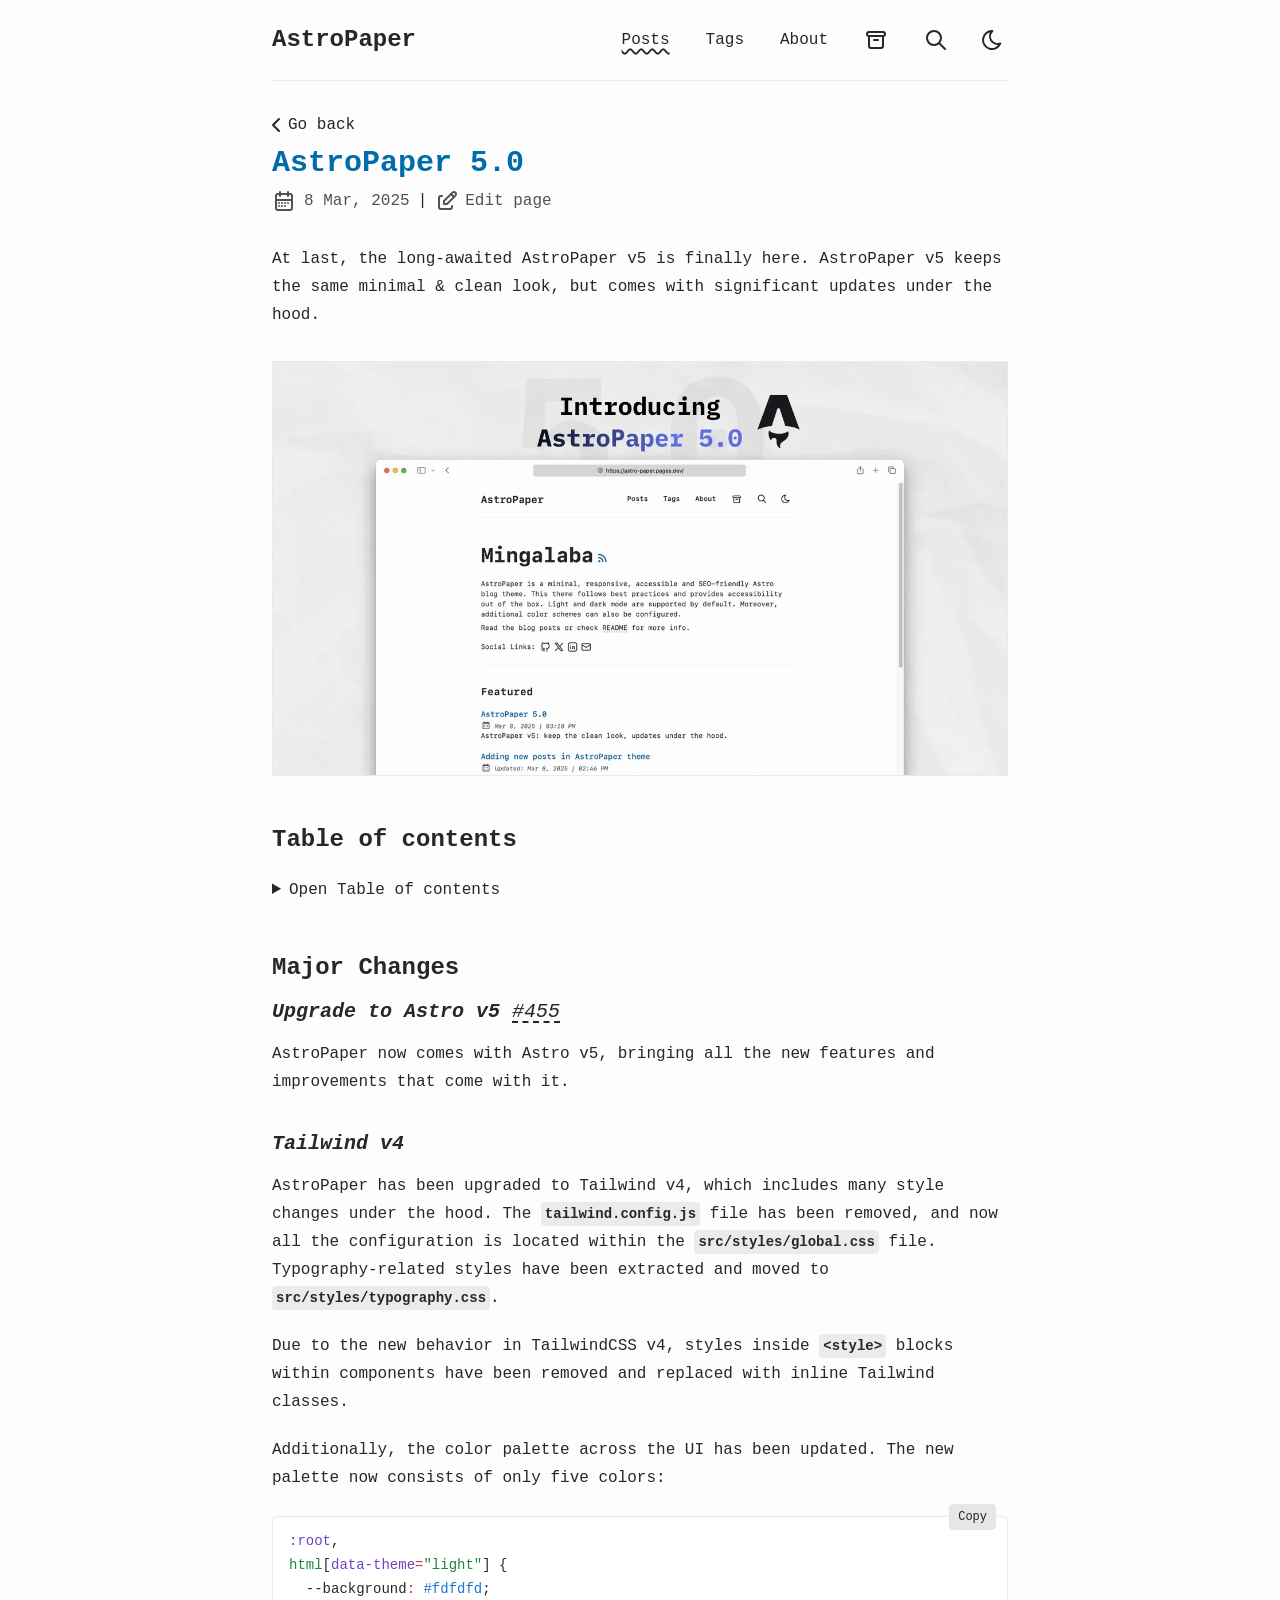
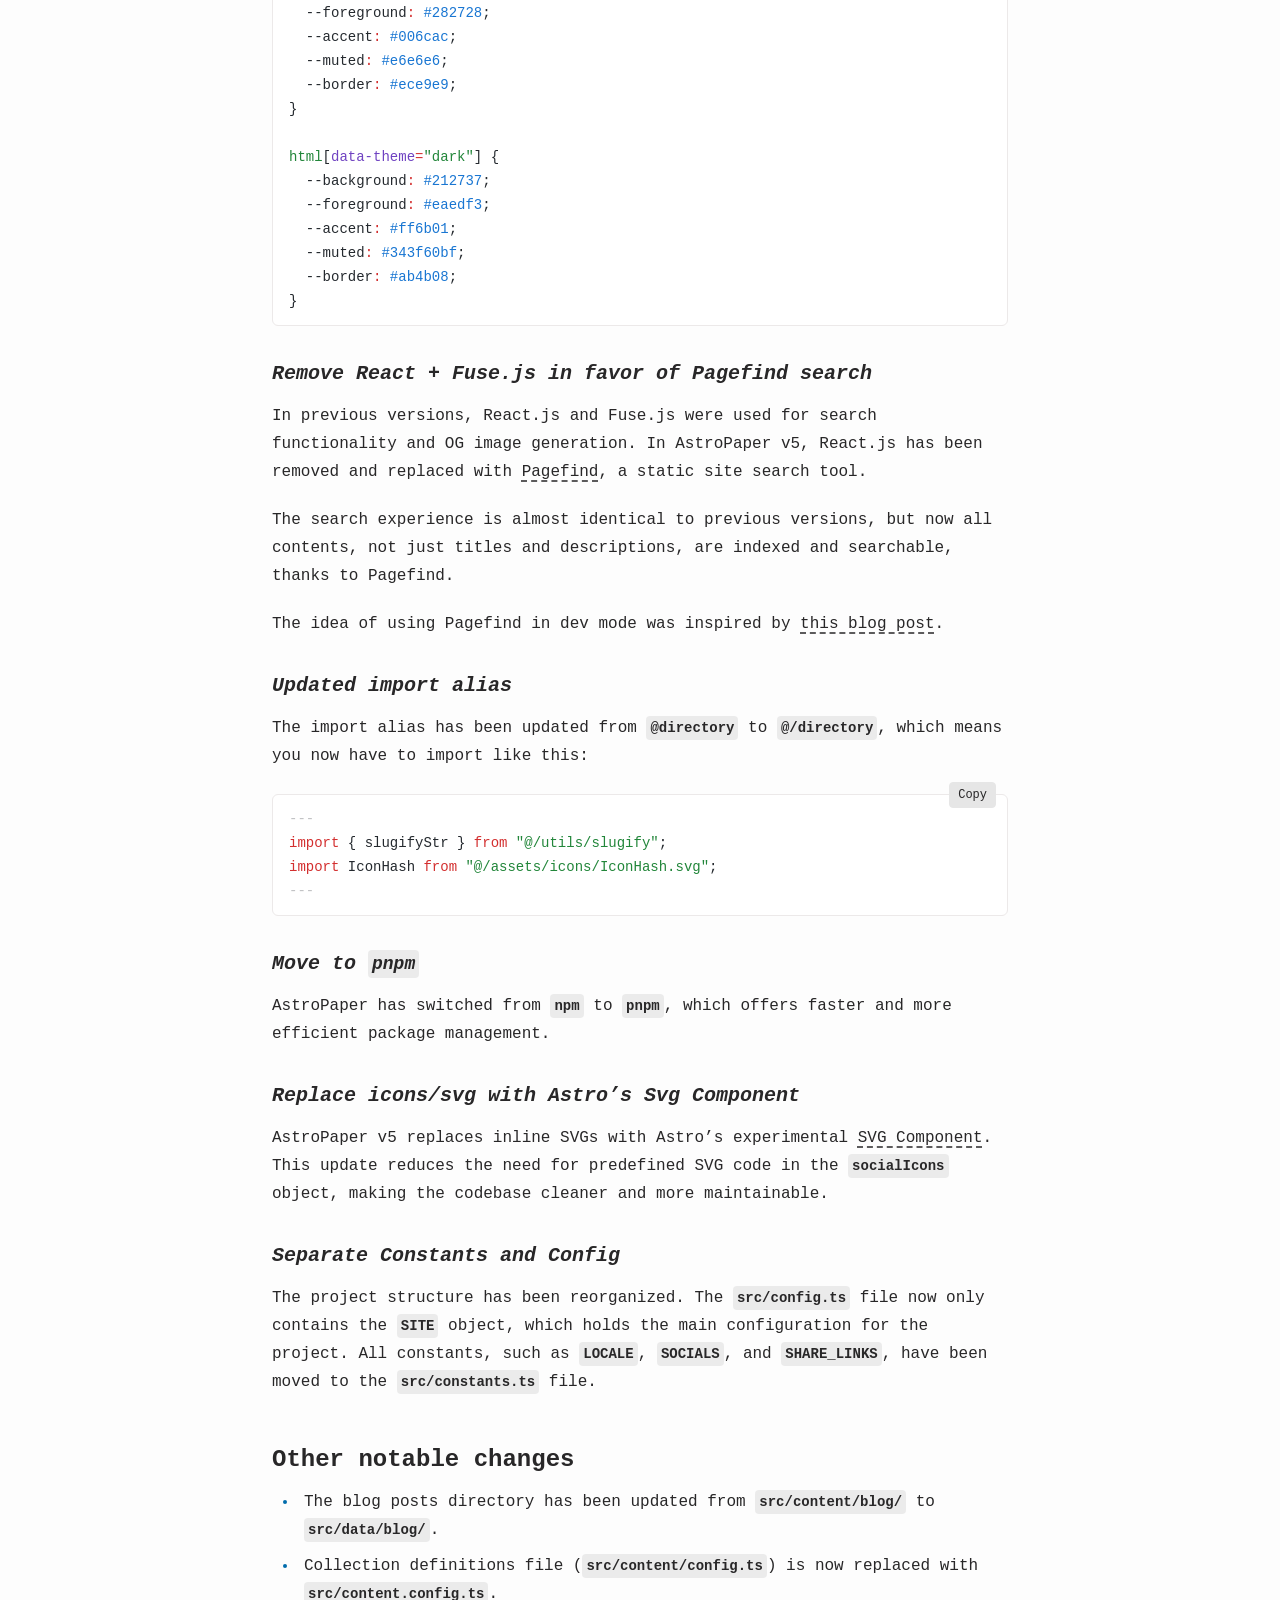
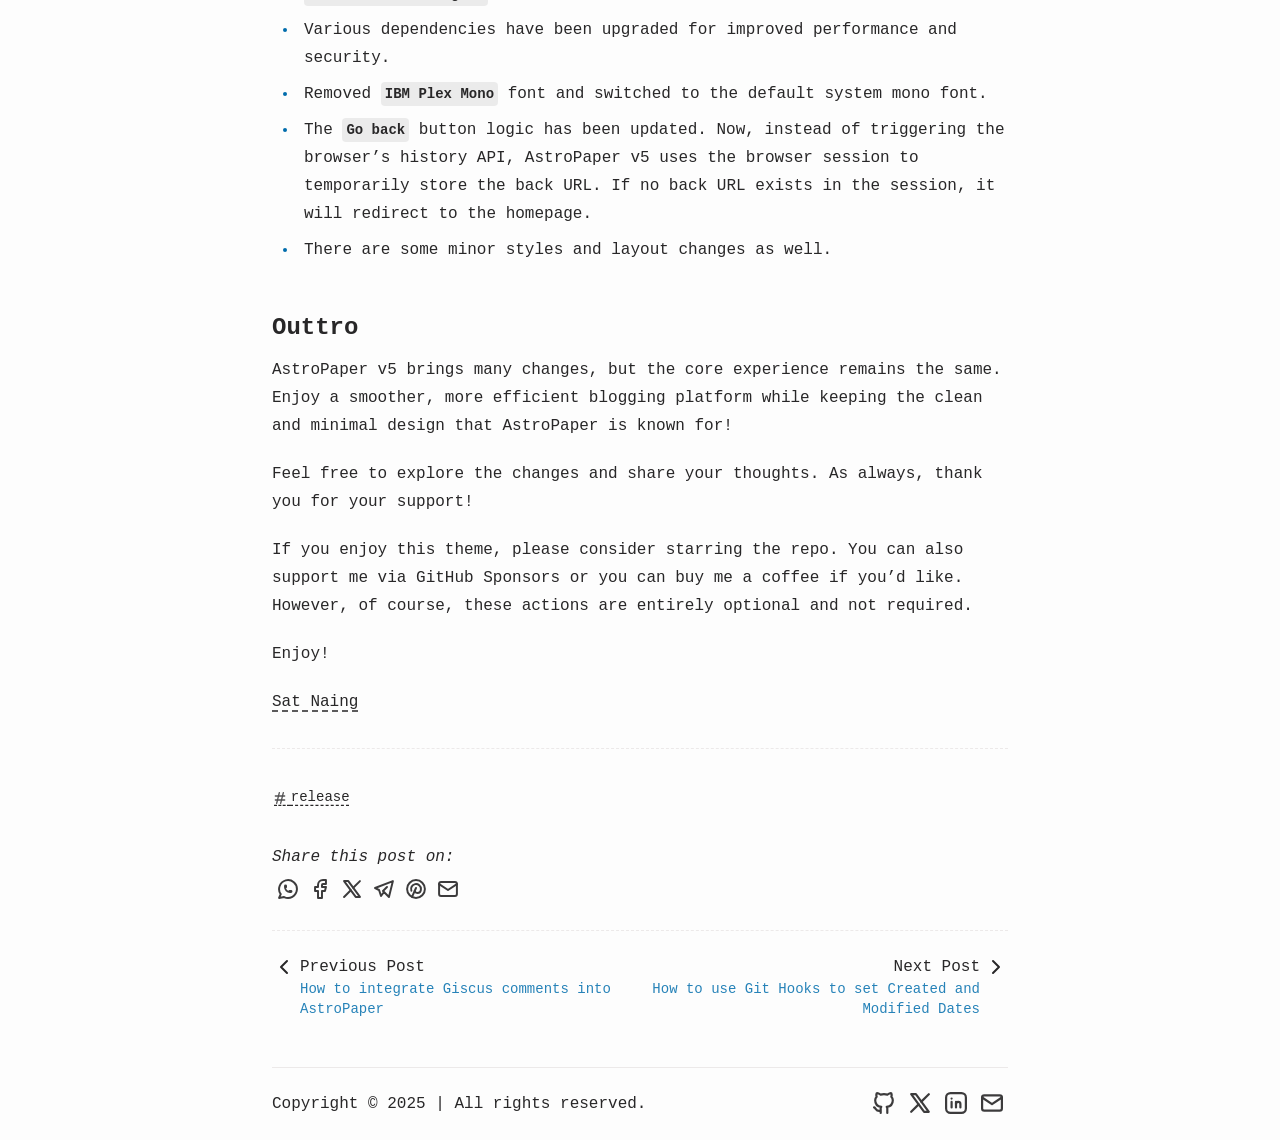
<file: posts/astro-paper-v5/index.html>
<!DOCTYPE html><html dir="ltr" lang="en" class="scroll-smooth" data-astro-cid-sckkx6r4> <head><meta charset="UTF-8"><meta name="viewport" content="width=device-width"><link rel="icon" type="image/svg+xml" href="/favicon.svg"><link rel="canonical" href="https://astro-paper.pages.dev/posts/astro-paper-v5/"><meta name="generator" content="Astro v5.12.0"><!-- General Meta Tags --><title>AstroPaper 5.0 | AstroPaper</title><meta name="title" content="AstroPaper 5.0 | AstroPaper"><meta name="description" content="AstroPaper v5: keep the clean look, updates under the hood."><meta name="author" content="Sat Naing"><link rel="sitemap" href="/sitemap-index.xml"><!-- Open Graph / Facebook --><meta property="og:title" content="AstroPaper 5.0 | AstroPaper"><meta property="og:description" content="AstroPaper v5: keep the clean look, updates under the hood."><meta property="og:url" content="https://astro-paper.pages.dev/posts/astro-paper-v5/"><meta property="og:image" content="https://astro-paper.pages.dev/_astro/AstroPaper-v5.BKHVI1Ox.png"><!-- Article Published/Modified time --><meta property="article:published_time" content="2025-03-08T08:18:19.693Z"><!-- Twitter --><meta property="twitter:card" content="summary_large_image"><meta property="twitter:url" content="https://astro-paper.pages.dev/posts/astro-paper-v5/"><meta property="twitter:title" content="AstroPaper 5.0 | AstroPaper"><meta property="twitter:description" content="AstroPaper v5: keep the clean look, updates under the hood."><meta property="twitter:image" content="https://astro-paper.pages.dev/_astro/AstroPaper-v5.BKHVI1Ox.png"><!-- Google JSON-LD Structured data --><script type="application/ld+json">{"@context":"https://schema.org","@type":"BlogPosting","headline":"AstroPaper 5.0 | AstroPaper","image":"https://astro-paper.pages.dev/_astro/AstroPaper-v5.BKHVI1Ox.png","datePublished":"2025-03-08T08:18:19.693Z","author":[{"@type":"Person","name":"Sat Naing","url":"https://satnaing.dev/"}]}</script><!-- Enable RSS feed auto-discovery  --><!-- https://docs.astro.build/en/recipes/rss/#enabling-rss-feed-auto-discovery --><link rel="alternate" type="application/rss+xml" title="AstroPaper" href="https://astro-paper.pages.dev/rss.xml"><meta name="theme-color" content=""><meta name="astro-view-transitions-enabled" content="true"><meta name="astro-view-transitions-fallback" content="animate"><script type="module" src="/_astro/ClientRouter.astro_astro_type_script_index_0_lang.D98dxaWf.js"></script><script src="/toggle-theme.js"></script><link rel="stylesheet" href="/_astro/about.CfPN_DOh.css">
<style>@keyframes astroFadeInOut{0%{opacity:1}to{opacity:0}}@keyframes astroFadeIn{0%{opacity:0;mix-blend-mode:plus-lighter}to{opacity:1;mix-blend-mode:plus-lighter}}@keyframes astroFadeOut{0%{opacity:1;mix-blend-mode:plus-lighter}to{opacity:0;mix-blend-mode:plus-lighter}}@keyframes astroSlideFromRight{0%{transform:translate(100%)}}@keyframes astroSlideFromLeft{0%{transform:translate(-100%)}}@keyframes astroSlideToRight{to{transform:translate(100%)}}@keyframes astroSlideToLeft{to{transform:translate(-100%)}}@media (prefers-reduced-motion){::view-transition-group(*),::view-transition-old(*),::view-transition-new(*){animation:none!important}[data-astro-transition-scope]{animation:none!important}}
:where([data-astro-image]){object-fit:var(--fit);object-position:var(--pos);height:auto}:where([data-astro-image=full-width]){width:100%}:where([data-astro-image=constrained]){max-width:100%}
</style><style>[data-astro-transition-scope="astro-fam6wyqg-1"] { view-transition-name: astro-paper-5-0; }@layer astro { ::view-transition-old(astro-paper-5-0) { 
	animation-duration: 180ms;
	animation-timing-function: cubic-bezier(0.76, 0, 0.24, 1);
	animation-fill-mode: both;
	animation-name: astroFadeOut; }::view-transition-new(astro-paper-5-0) { 
	animation-duration: 180ms;
	animation-timing-function: cubic-bezier(0.76, 0, 0.24, 1);
	animation-fill-mode: both;
	animation-name: astroFadeIn; }[data-astro-transition=back]::view-transition-old(astro-paper-5-0) { 
	animation-duration: 180ms;
	animation-timing-function: cubic-bezier(0.76, 0, 0.24, 1);
	animation-fill-mode: both;
	animation-name: astroFadeOut; }[data-astro-transition=back]::view-transition-new(astro-paper-5-0) { 
	animation-duration: 180ms;
	animation-timing-function: cubic-bezier(0.76, 0, 0.24, 1);
	animation-fill-mode: both;
	animation-name: astroFadeIn; } }[data-astro-transition-fallback="old"] [data-astro-transition-scope="astro-fam6wyqg-1"],
			[data-astro-transition-fallback="old"][data-astro-transition-scope="astro-fam6wyqg-1"] { 
	animation-duration: 180ms;
	animation-timing-function: cubic-bezier(0.76, 0, 0.24, 1);
	animation-fill-mode: both;
	animation-name: astroFadeOut; }[data-astro-transition-fallback="new"] [data-astro-transition-scope="astro-fam6wyqg-1"],
			[data-astro-transition-fallback="new"][data-astro-transition-scope="astro-fam6wyqg-1"] { 
	animation-duration: 180ms;
	animation-timing-function: cubic-bezier(0.76, 0, 0.24, 1);
	animation-fill-mode: both;
	animation-name: astroFadeIn; }[data-astro-transition=back][data-astro-transition-fallback="old"] [data-astro-transition-scope="astro-fam6wyqg-1"],
			[data-astro-transition=back][data-astro-transition-fallback="old"][data-astro-transition-scope="astro-fam6wyqg-1"] { 
	animation-duration: 180ms;
	animation-timing-function: cubic-bezier(0.76, 0, 0.24, 1);
	animation-fill-mode: both;
	animation-name: astroFadeOut; }[data-astro-transition=back][data-astro-transition-fallback="new"] [data-astro-transition-scope="astro-fam6wyqg-1"],
			[data-astro-transition=back][data-astro-transition-fallback="new"][data-astro-transition-scope="astro-fam6wyqg-1"] { 
	animation-duration: 180ms;
	animation-timing-function: cubic-bezier(0.76, 0, 0.24, 1);
	animation-fill-mode: both;
	animation-name: astroFadeIn; }</style><style>[data-astro-transition-scope="astro-36ssibgs-2"] { view-transition-name: release; }@layer astro { ::view-transition-old(release) { 
	animation-duration: 180ms;
	animation-timing-function: cubic-bezier(0.76, 0, 0.24, 1);
	animation-fill-mode: both;
	animation-name: astroFadeOut; }::view-transition-new(release) { 
	animation-duration: 180ms;
	animation-timing-function: cubic-bezier(0.76, 0, 0.24, 1);
	animation-fill-mode: both;
	animation-name: astroFadeIn; }[data-astro-transition=back]::view-transition-old(release) { 
	animation-duration: 180ms;
	animation-timing-function: cubic-bezier(0.76, 0, 0.24, 1);
	animation-fill-mode: both;
	animation-name: astroFadeOut; }[data-astro-transition=back]::view-transition-new(release) { 
	animation-duration: 180ms;
	animation-timing-function: cubic-bezier(0.76, 0, 0.24, 1);
	animation-fill-mode: both;
	animation-name: astroFadeIn; } }[data-astro-transition-fallback="old"] [data-astro-transition-scope="astro-36ssibgs-2"],
			[data-astro-transition-fallback="old"][data-astro-transition-scope="astro-36ssibgs-2"] { 
	animation-duration: 180ms;
	animation-timing-function: cubic-bezier(0.76, 0, 0.24, 1);
	animation-fill-mode: both;
	animation-name: astroFadeOut; }[data-astro-transition-fallback="new"] [data-astro-transition-scope="astro-36ssibgs-2"],
			[data-astro-transition-fallback="new"][data-astro-transition-scope="astro-36ssibgs-2"] { 
	animation-duration: 180ms;
	animation-timing-function: cubic-bezier(0.76, 0, 0.24, 1);
	animation-fill-mode: both;
	animation-name: astroFadeIn; }[data-astro-transition=back][data-astro-transition-fallback="old"] [data-astro-transition-scope="astro-36ssibgs-2"],
			[data-astro-transition=back][data-astro-transition-fallback="old"][data-astro-transition-scope="astro-36ssibgs-2"] { 
	animation-duration: 180ms;
	animation-timing-function: cubic-bezier(0.76, 0, 0.24, 1);
	animation-fill-mode: both;
	animation-name: astroFadeOut; }[data-astro-transition=back][data-astro-transition-fallback="new"] [data-astro-transition-scope="astro-36ssibgs-2"],
			[data-astro-transition=back][data-astro-transition-fallback="new"][data-astro-transition-scope="astro-36ssibgs-2"] { 
	animation-duration: 180ms;
	animation-timing-function: cubic-bezier(0.76, 0, 0.24, 1);
	animation-fill-mode: both;
	animation-name: astroFadeIn; }</style></head> <body data-astro-cid-sckkx6r4>  <header> <a id="skip-to-content" href="#main-content" class="absolute start-16 -top-full z-50 bg-background px-3 py-2 text-accent backdrop-blur-lg transition-all focus:top-4">
Skip to content
</a> <div id="nav-container" class="mx-auto flex max-w-app flex-col items-center justify-between sm:flex-row"> <div id="top-nav-wrap" class="relative flex w-full items-baseline justify-between bg-background p-4 sm:items-center sm:py-6"> <a href="/" class="absolute py-1 text-xl leading-8 font-semibold whitespace-nowrap sm:static sm:my-auto sm:text-2xl sm:leading-none"> AstroPaper </a> <nav id="nav-menu" class="flex w-full flex-col items-center sm:ms-2 sm:flex-row sm:justify-end sm:space-x-4 sm:py-0"> <button id="menu-btn" class="focus-outline self-end p-2 sm:hidden" aria-label="Open Menu" aria-expanded="false" aria-controls="menu-items"> <svg width="24" height="24" viewBox="0 0 24 24" fill="none" stroke="currentColor" stroke-width="2" stroke-linecap="round" stroke-linejoin="round" class="hidden" id="close-icon"><path stroke="none" d="M0 0h24v24H0z" fill="none" /><path d="M18 6l-12 12" /><path d="M6 6l12 12" /></svg> <svg width="24" height="24" viewBox="0 0 24 24" fill="none" stroke="currentColor" stroke-width="2" stroke-linecap="round" stroke-linejoin="round" class="icon icon-tabler icons-tabler-outline icon-tabler-menu-deep" id="menu-icon"><path stroke="none" d="M0 0h24v24H0z" fill="none" /><path d="M4 6h16" /><path d="M7 12h13" /><path d="M10 18h10" /></svg> </button> <ul id="menu-items" class="mt-4 grid w-44 grid-cols-2 place-content-center gap-2 [&#38;>li>a]:block [&#38;>li>a]:px-4 [&#38;>li>a]:py-3 [&#38;>li>a]:text-center [&#38;>li>a]:font-medium [&#38;>li>a]:hover:text-accent sm:[&#38;>li>a]:px-2 sm:[&#38;>li>a]:py-1 hidden sm:mt-0 sm:flex sm:w-auto sm:gap-x-5 sm:gap-y-0"> <li class="col-span-2"> <a href="/posts" class="active-nav">
Posts
</a> </li> <li class="col-span-2"> <a href="/tags">
Tags
</a> </li> <li class="col-span-2"> <a href="/about">
About
</a> </li> <li class="col-span-2"> <a href="/archives" class="group inline-block hover:text-accent focus-outline flex justify-center p-3 sm:p-1" aria-label="archives" title="Archives"> <svg width="24" height="24" viewBox="0 0 24 24" fill="none" stroke="currentColor" stroke-width="2" stroke-linecap="round" stroke-linejoin="round" class="hidden sm:inline-block"><path stroke="none" d="M0 0h24v24H0z" fill="none" /><path d="M3 4m0 2a2 2 0 0 1 2 -2h14a2 2 0 0 1 2 2v0a2 2 0 0 1 -2 2h-14a2 2 0 0 1 -2 -2z" /><path d="M5 8v10a2 2 0 0 0 2 2h10a2 2 0 0 0 2 -2v-10" /><path d="M10 12l4 0" /></svg> <span class="sm:sr-only">Archives</span> </a> </li> <li class="col-span-1 flex items-center justify-center"> <a href="/search" class="group inline-block hover:text-accent focus-outline flex p-3 sm:p-1" aria-label="search" title="Search"> <svg width="24" height="24" viewBox="0 0 24 24" fill="none" stroke="currentColor" stroke-width="2" stroke-linecap="round" stroke-linejoin="round" class="icon icon-tabler icons-tabler-outline icon-tabler-search"><path stroke="none" d="M0 0h24v24H0z" fill="none" /><path d="M10 10m-7 0a7 7 0 1 0 14 0a7 7 0 1 0 -14 0" /><path d="M21 21l-6 -6" /></svg> <span class="sr-only">Search</span> </a> </li> <li class="col-span-1 flex items-center justify-center"> <button id="theme-btn" class="focus-outline relative size-12 p-4 sm:size-8 hover:[&>svg]:stroke-accent" title="Toggles light & dark" aria-label="auto" aria-live="polite"> <svg width="24" height="24" viewBox="0 0 24 24" fill="none" stroke="currentColor" stroke-width="2" stroke-linecap="round" stroke-linejoin="round" class="absolute top-[50%] left-[50%] -translate-[50%] scale-100 rotate-0 transition-all dark:scale-0 dark:-rotate-90"><path stroke="none" d="M0 0h24v24H0z" fill="none" /><path d="M12 3c.132 0 .263 0 .393 0a7.5 7.5 0 0 0 7.92 12.446a9 9 0 1 1 -8.313 -12.454z" /></svg> <svg width="24" height="24" viewBox="0 0 24 24" fill="none" stroke="currentColor" stroke-width="2" stroke-linecap="round" stroke-linejoin="round" class="absolute top-[50%] left-[50%] -translate-[50%] scale-0 rotate-90 transition-all dark:scale-100 dark:rotate-0"><path stroke="none" d="M0 0h24v24H0z" fill="none" /><path d="M14.828 14.828a4 4 0 1 0 -5.656 -5.656a4 4 0 0 0 5.656 5.656z" /><path d="M6.343 17.657l-1.414 1.414" /><path d="M6.343 6.343l-1.414 -1.414" /><path d="M17.657 6.343l1.414 -1.414" /><path d="M17.657 17.657l1.414 1.414" /><path d="M4 12h-2" /><path d="M12 4v-2" /><path d="M20 12h2" /><path d="M12 20v2" /></svg> </button> </li> </ul> </nav> </div> </div> <div class="mx-auto max-w-app px-4"> <hr class="border-border" aria-hidden="true"> </div> </header> <script type="module">function s(){const e=document.querySelector("#menu-btn"),t=document.querySelector("#menu-items"),n=document.querySelector("#menu-icon"),o=document.querySelector("#close-icon");!e||!t||!n||!o||e.addEventListener("click",()=>{const c=e.getAttribute("aria-expanded")==="true";e.setAttribute("aria-expanded",c?"false":"true"),e.setAttribute("aria-label",c?"Open Menu":"Close Menu"),t.classList.toggle("hidden"),n.classList.toggle("hidden"),o.classList.toggle("hidden")})}s();document.addEventListener("astro:after-swap",s);</script> <div class="mx-auto flex w-full max-w-app items-center justify-start px-2"><a id="back-button" href="/" class="group inline-block hover:text-accent focus-outline mt-8 mb-2 flex hover:text-foreground/75"><svg width="24" height="24" viewBox="0 0 24 24" fill="none" stroke="currentColor" stroke-width="2" stroke-linecap="round" stroke-linejoin="round" class="inline-block size-6 rtl:rotate-180"><path stroke="none" d="M0 0h24v24H0z" fill="none" /><path d="M15 6l-6 6l6 6" /></svg><span>Go back</span></a></div><script type="module">function o(){const t=document.querySelector("#back-button"),e=sessionStorage.getItem("backUrl");e&&t&&(t.href=e)}document.addEventListener("astro:page-load",o);o();</script> <main id="main-content" class="mx-auto w-full max-w-app px-4 pb-12" data-pagefind-body> <h1 class="inline-block text-2xl font-bold text-accent sm:text-3xl" data-astro-transition-scope="astro-fam6wyqg-1"> AstroPaper 5.0 </h1> <div class="my-2 flex items-center gap-2"> <div class="flex items-center gap-x-2 opacity-80"> <svg width="24" height="24" viewBox="0 0 24 24" fill="none" stroke="currentColor" stroke-width="2" stroke-linecap="round" stroke-linejoin="round" class="inline-block size-6 min-w-[1.375rem]"><path stroke="none" d="M0 0h24v24H0z" fill="none" /><path d="M4 7a2 2 0 0 1 2 -2h12a2 2 0 0 1 2 2v12a2 2 0 0 1 -2 2h-12a2 2 0 0 1 -2 -2v-12z" /><path d="M16 3v4" /><path d="M8 3v4" /><path d="M4 11h16" /><path d="M7 14h.013" /><path d="M10.01 14h.005" /><path d="M13.01 14h.005" /><path d="M16.015 14h.005" /><path d="M13.015 17h.005" /><path d="M7.01 17h.005" /><path d="M10.01 17h.005" /></svg>  <time class="text-sm sm:text-base" datetime="2025-03-08T08:18:19.693Z">8 Mar, 2025</time> </div> <span aria-hidden="true" class="max-sm:hidden">|</span> <a href="https://github.com/satnaing/astro-paper/edit/main/src/data/blog/_releases/astro-paper-5.md" target="_blank" rel="noopener noreferrer" class="flex justify-baseline gap-1.5 opacity-80 hover:text-accent max-sm:hidden"><svg width="24" height="24" viewBox="0 0 24 24" fill="none" stroke="currentColor" stroke-width="2" stroke-linecap="round" stroke-linejoin="round" class="inline-block"><path stroke="none" d="M0 0h24v24H0z" fill="none" /><path d="M7 7h-1a2 2 0 0 0 -2 2v9a2 2 0 0 0 2 2h9a2 2 0 0 0 2 -2v-1" /><path d="M20.385 6.585a2.1 2.1 0 0 0 -2.97 -2.97l-8.415 8.385v3h3l8.385 -8.415z" /><path d="M16 5l3 3" /></svg><span>Edit page</span></a> </div> <article id="article" class="app-prose mx-auto mt-8 max-w-app prose-pre:bg-(--shiki-light-bg) dark:prose-pre:bg-(--shiki-dark-bg)"> <p>At last, the long-awaited AstroPaper v5 is finally here. AstroPaper v5 keeps the same minimal &#x26; clean look, but comes with significant updates under the hood.</p>
<p><img alt="AstroPaper v5" loading="lazy" decoding="async" fetchpriority="auto" sizes="(min-width: 1920px) 1920px, 100vw"  data-astro-image="constrained" width="1920" height="1080" src="/_astro/AstroPaper-v5.BKHVI1Ox_1txTYb.webp" srcset="/_astro/AstroPaper-v5.BKHVI1Ox_Z1T1Buf.webp 640w, /_astro/AstroPaper-v5.BKHVI1Ox_Z2vsieR.webp 750w, /_astro/AstroPaper-v5.BKHVI1Ox_ZxVcKC.webp 828w, /_astro/AstroPaper-v5.BKHVI1Ox_3j5GO.webp 1080w, /_astro/AstroPaper-v5.BKHVI1Ox_2mq20E.webp 1280w, /_astro/AstroPaper-v5.BKHVI1Ox_10ePir.webp 1668w, /_astro/AstroPaper-v5.BKHVI1Ox_1txTYb.webp 1920w"></p>
<h2 id="table-of-contents">Table of contents</h2>
<p></p><details><summary>Open Table of contents</summary><p></p>
<ul>
<li><a href="#major-changes">Major Changes</a>
<ul>
<li><a href="#upgrade-to-astro-v5-455">Upgrade to Astro v5 #455</a></li>
<li><a href="#tailwind-v4">Tailwind v4</a></li>
<li><a href="#remove-react--fusejs-in-favor-of-pagefind-search">Remove React + Fuse.js in favor of Pagefind search</a></li>
<li><a href="#updated-import-alias">Updated import alias</a></li>
<li><a href="#move-to-pnpm">Move to <code>pnpm</code></a></li>
<li><a href="#replace-iconssvg-with-astros-svg-component">Replace icons/svg with Astro’s Svg Component</a></li>
<li><a href="#separate-constants-and-config">Separate Constants and Config</a></li>
</ul>
</li>
<li><a href="#other-notable-changes">Other notable changes</a></li>
<li><a href="#outtro">Outtro</a></li>
</ul>
<p></p></details><p></p>
<h2 id="major-changes">Major Changes</h2>
<h3 id="upgrade-to-astro-v5-455">Upgrade to Astro v5 <a href="https://github.com/satnaing/astro-paper/pull/455">#455</a></h3>
<p>AstroPaper now comes with Astro v5, bringing all the new features and improvements that come with it.</p>
<h3 id="tailwind-v4">Tailwind v4</h3>
<p>AstroPaper has been upgraded to Tailwind v4, which includes many style changes under the hood. The <code>tailwind.config.js</code> file has been removed, and now all the configuration is located within the <code>src/styles/global.css</code> file. Typography-related styles have been extracted and moved to <code>src/styles/typography.css</code>.</p>
<p>Due to the new behavior in TailwindCSS v4, styles inside <code>&#x3C;style></code> blocks within components have been removed and replaced with inline Tailwind classes.</p>
<p>Additionally, the color palette across the UI has been updated. The new palette now consists of only five colors:</p>
<pre class="astro-code astro-code-themes min-light night-owl" style="--shiki-light:#24292eff;--shiki-dark:#d6deeb;--shiki-light-bg:#ffffff;--shiki-dark-bg:#011627; overflow-x: auto;--file-name-offset: -0.75rem;" tabindex="0" data-language="css"><code><span class="line"><span style="--shiki-light:#6F42C1;--shiki-dark:#C5E478">:</span><span style="--shiki-light:#6F42C1;--shiki-light-font-style:inherit;--shiki-dark:#C5E478;--shiki-dark-font-style:italic">root</span><span style="--shiki-light:#212121;--shiki-dark:#C792EA">,</span></span>
<span class="line"><span style="--shiki-light:#22863A;--shiki-dark:#FF6363">html</span><span style="--shiki-light:#24292EFF;--shiki-dark:#C792EA">[</span><span style="--shiki-light:#6F42C1;--shiki-light-font-style:inherit;--shiki-dark:#C5E478;--shiki-dark-font-style:italic">data-theme</span><span style="--shiki-light:#D32F2F;--shiki-dark:#7FDBCA">=</span><span style="--shiki-light:#22863A;--shiki-dark:#D9F5DD">"</span><span style="--shiki-light:#22863A;--shiki-dark:#ECC48D">light</span><span style="--shiki-light:#22863A;--shiki-dark:#D9F5DD">"</span><span style="--shiki-light:#24292EFF;--shiki-dark:#C792EA">]</span><span style="--shiki-light:#24292EFF;--shiki-dark:#D6DEEB"> {</span></span>
<span class="line"><span style="--shiki-light:#24292EFF;--shiki-dark:#C5E478">  --background</span><span style="--shiki-light:#D32F2F;--shiki-dark:#D6DEEB">:</span><span style="--shiki-light:#1976D2;--shiki-dark:#F78C6C"> #</span><span style="--shiki-light:#1976D2;--shiki-dark:#FFEB95">fdfdfd</span><span style="--shiki-light:#24292EFF;--shiki-dark:#D6DEEB">;</span></span>
<span class="line"><span style="--shiki-light:#24292EFF;--shiki-dark:#C5E478">  --foreground</span><span style="--shiki-light:#D32F2F;--shiki-dark:#D6DEEB">:</span><span style="--shiki-light:#1976D2;--shiki-dark:#F78C6C"> #</span><span style="--shiki-light:#1976D2;--shiki-dark:#FFEB95">282728</span><span style="--shiki-light:#24292EFF;--shiki-dark:#D6DEEB">;</span></span>
<span class="line"><span style="--shiki-light:#24292EFF;--shiki-dark:#C5E478">  --accent</span><span style="--shiki-light:#D32F2F;--shiki-dark:#D6DEEB">:</span><span style="--shiki-light:#1976D2;--shiki-dark:#F78C6C"> #</span><span style="--shiki-light:#1976D2;--shiki-dark:#FFEB95">006cac</span><span style="--shiki-light:#24292EFF;--shiki-dark:#D6DEEB">;</span></span>
<span class="line"><span style="--shiki-light:#24292EFF;--shiki-dark:#C5E478">  --muted</span><span style="--shiki-light:#D32F2F;--shiki-dark:#D6DEEB">:</span><span style="--shiki-light:#1976D2;--shiki-dark:#F78C6C"> #</span><span style="--shiki-light:#1976D2;--shiki-dark:#FFEB95">e6e6e6</span><span style="--shiki-light:#24292EFF;--shiki-dark:#D6DEEB">;</span></span>
<span class="line"><span style="--shiki-light:#24292EFF;--shiki-dark:#C5E478">  --border</span><span style="--shiki-light:#D32F2F;--shiki-dark:#D6DEEB">:</span><span style="--shiki-light:#1976D2;--shiki-dark:#F78C6C"> #</span><span style="--shiki-light:#1976D2;--shiki-dark:#FFEB95">ece9e9</span><span style="--shiki-light:#24292EFF;--shiki-dark:#D6DEEB">;</span></span>
<span class="line"><span style="--shiki-light:#24292EFF;--shiki-dark:#D6DEEB">}</span></span>
<span class="line"></span>
<span class="line"><span style="--shiki-light:#22863A;--shiki-dark:#FF6363">html</span><span style="--shiki-light:#24292EFF;--shiki-dark:#C792EA">[</span><span style="--shiki-light:#6F42C1;--shiki-light-font-style:inherit;--shiki-dark:#C5E478;--shiki-dark-font-style:italic">data-theme</span><span style="--shiki-light:#D32F2F;--shiki-dark:#7FDBCA">=</span><span style="--shiki-light:#22863A;--shiki-dark:#D9F5DD">"</span><span style="--shiki-light:#22863A;--shiki-dark:#ECC48D">dark</span><span style="--shiki-light:#22863A;--shiki-dark:#D9F5DD">"</span><span style="--shiki-light:#24292EFF;--shiki-dark:#C792EA">]</span><span style="--shiki-light:#24292EFF;--shiki-dark:#D6DEEB"> {</span></span>
<span class="line"><span style="--shiki-light:#24292EFF;--shiki-dark:#C5E478">  --background</span><span style="--shiki-light:#D32F2F;--shiki-dark:#D6DEEB">:</span><span style="--shiki-light:#1976D2;--shiki-dark:#F78C6C"> #</span><span style="--shiki-light:#1976D2;--shiki-dark:#FFEB95">212737</span><span style="--shiki-light:#24292EFF;--shiki-dark:#D6DEEB">;</span></span>
<span class="line"><span style="--shiki-light:#24292EFF;--shiki-dark:#C5E478">  --foreground</span><span style="--shiki-light:#D32F2F;--shiki-dark:#D6DEEB">:</span><span style="--shiki-light:#1976D2;--shiki-dark:#F78C6C"> #</span><span style="--shiki-light:#1976D2;--shiki-dark:#FFEB95">eaedf3</span><span style="--shiki-light:#24292EFF;--shiki-dark:#D6DEEB">;</span></span>
<span class="line"><span style="--shiki-light:#24292EFF;--shiki-dark:#C5E478">  --accent</span><span style="--shiki-light:#D32F2F;--shiki-dark:#D6DEEB">:</span><span style="--shiki-light:#1976D2;--shiki-dark:#F78C6C"> #</span><span style="--shiki-light:#1976D2;--shiki-dark:#FFEB95">ff6b01</span><span style="--shiki-light:#24292EFF;--shiki-dark:#D6DEEB">;</span></span>
<span class="line"><span style="--shiki-light:#24292EFF;--shiki-dark:#C5E478">  --muted</span><span style="--shiki-light:#D32F2F;--shiki-dark:#D6DEEB">:</span><span style="--shiki-light:#1976D2;--shiki-dark:#F78C6C"> #</span><span style="--shiki-light:#1976D2;--shiki-dark:#FFEB95">343f60bf</span><span style="--shiki-light:#24292EFF;--shiki-dark:#D6DEEB">;</span></span>
<span class="line"><span style="--shiki-light:#24292EFF;--shiki-dark:#C5E478">  --border</span><span style="--shiki-light:#D32F2F;--shiki-dark:#D6DEEB">:</span><span style="--shiki-light:#1976D2;--shiki-dark:#F78C6C"> #</span><span style="--shiki-light:#1976D2;--shiki-dark:#FFEB95">ab4b08</span><span style="--shiki-light:#24292EFF;--shiki-dark:#D6DEEB">;</span></span>
<span class="line"><span style="--shiki-light:#24292EFF;--shiki-dark:#D6DEEB">}</span></span></code></pre>
<h3 id="remove-react--fusejs-in-favor-of-pagefind-search">Remove React + Fuse.js in favor of Pagefind search</h3>
<p>In previous versions, React.js and Fuse.js were used for search functionality and OG image generation. In AstroPaper v5, React.js has been removed and replaced with <a href="https://pagefind.app/">Pagefind</a>, a static site search tool.</p>
<p>The search experience is almost identical to previous versions, but now all contents, not just titles and descriptions, are indexed and searchable, thanks to Pagefind.</p>
<p>The idea of using Pagefind in dev mode was inspired by <a href="https://chrispennington.blog/blog/pagefind-static-search-for-astro-sites/">this blog post</a>.</p>
<h3 id="updated-import-alias">Updated import alias</h3>
<p>The import alias has been updated from <code>@directory</code> to <code>@/directory</code>, which means you now have to import like this:</p>
<pre class="astro-code astro-code-themes min-light night-owl" style="--shiki-light:#24292eff;--shiki-dark:#d6deeb;--shiki-light-bg:#ffffff;--shiki-dark-bg:#011627; overflow-x: auto;--file-name-offset: -0.75rem;" tabindex="0" data-language="astro"><code><span class="line"><span style="--shiki-light:#C2C3C5;--shiki-light-font-style:inherit;--shiki-dark:#637777;--shiki-dark-font-style:italic">---</span></span>
<span class="line"><span style="--shiki-light:#D32F2F;--shiki-light-font-style:inherit;--shiki-dark:#C792EA;--shiki-dark-font-style:italic">import</span><span style="--shiki-light:#24292EFF;--shiki-dark:#D6DEEB"> { slugifyStr } </span><span style="--shiki-light:#D32F2F;--shiki-light-font-style:inherit;--shiki-dark:#C792EA;--shiki-dark-font-style:italic">from</span><span style="--shiki-light:#22863A;--shiki-dark:#D9F5DD"> "</span><span style="--shiki-light:#22863A;--shiki-dark:#ECC48D">@/utils/slugify</span><span style="--shiki-light:#22863A;--shiki-dark:#D9F5DD">"</span><span style="--shiki-light:#24292EFF;--shiki-dark:#D6DEEB">;</span></span>
<span class="line"><span style="--shiki-light:#D32F2F;--shiki-light-font-style:inherit;--shiki-dark:#C792EA;--shiki-dark-font-style:italic">import</span><span style="--shiki-light:#24292EFF;--shiki-dark:#D6DEEB"> IconHash </span><span style="--shiki-light:#D32F2F;--shiki-light-font-style:inherit;--shiki-dark:#C792EA;--shiki-dark-font-style:italic">from</span><span style="--shiki-light:#22863A;--shiki-dark:#D9F5DD"> "</span><span style="--shiki-light:#22863A;--shiki-dark:#ECC48D">@/assets/icons/IconHash.svg</span><span style="--shiki-light:#22863A;--shiki-dark:#D9F5DD">"</span><span style="--shiki-light:#24292EFF;--shiki-dark:#D6DEEB">;</span></span>
<span class="line"><span style="--shiki-light:#C2C3C5;--shiki-light-font-style:inherit;--shiki-dark:#637777;--shiki-dark-font-style:italic">---</span></span></code></pre>
<h3 id="move-to-pnpm">Move to <code>pnpm</code></h3>
<p>AstroPaper has switched from <code>npm</code> to <code>pnpm</code>, which offers faster and more efficient package management.</p>
<h3 id="replace-iconssvg-with-astros-svg-component">Replace icons/svg with Astro’s Svg Component</h3>
<p>AstroPaper v5 replaces inline SVGs with Astro’s experimental <a href="https://docs.astro.build/en/reference/experimental-flags/svg/">SVG Component</a>. This update reduces the need for predefined SVG code in the <code>socialIcons</code> object, making the codebase cleaner and more maintainable.</p>
<h3 id="separate-constants-and-config">Separate Constants and Config</h3>
<p>The project structure has been reorganized. The <code>src/config.ts</code> file now only contains the <code>SITE</code> object, which holds the main configuration for the project. All constants, such as <code>LOCALE</code>, <code>SOCIALS</code>, and <code>SHARE_LINKS</code>, have been moved to the <code>src/constants.ts</code> file.</p>
<h2 id="other-notable-changes">Other notable changes</h2>
<ul>
<li>The blog posts directory has been updated from <code>src/content/blog/</code> to <code>src/data/blog/</code>.</li>
<li>Collection definitions file (<code>src/content/config.ts</code>) is now replaced with <code>src/content.config.ts</code>.</li>
<li>Various dependencies have been upgraded for improved performance and security.</li>
<li>Removed <code>IBM Plex Mono</code> font and switched to the default system mono font.</li>
<li>The <code>Go back</code> button logic has been updated. Now, instead of triggering the browser’s history API, AstroPaper v5 uses the browser session to temporarily store the back URL. If no back URL exists in the session, it will redirect to the homepage.</li>
<li>There are some minor styles and layout changes as well.</li>
</ul>
<h2 id="outtro">Outtro</h2>
<p>AstroPaper v5 brings many changes, but the core experience remains the same. Enjoy a smoother, more efficient blogging platform while keeping the clean and minimal design that AstroPaper is known for!</p>
<p>Feel free to explore the changes and share your thoughts. As always, thank you for your support!</p>
<p>If you enjoy this theme, please consider starring the repo. You can also support me via GitHub Sponsors or you can buy me a coffee if you’d like. However, of course, these actions are entirely optional and not required.</p>
<p>Enjoy!</p>
<p><a href="https://satnaing.dev/">Sat Naing</a></p> </article> <hr class="my-8 border-dashed"> <a href="https://github.com/satnaing/astro-paper/edit/main/src/data/blog/_releases/astro-paper-5.md" target="_blank" rel="noopener noreferrer" class="flex justify-baseline gap-1.5 opacity-80 hover:text-accent sm:hidden"><svg width="24" height="24" viewBox="0 0 24 24" fill="none" stroke="currentColor" stroke-width="2" stroke-linecap="round" stroke-linejoin="round" class="inline-block"><path stroke="none" d="M0 0h24v24H0z" fill="none" /><path d="M7 7h-1a2 2 0 0 0 -2 2v9a2 2 0 0 0 2 2h9a2 2 0 0 0 2 -2v-1" /><path d="M20.385 6.585a2.1 2.1 0 0 0 -2.97 -2.97l-8.415 8.385v3h3l8.385 -8.415z" /><path d="M16 5l3 3" /></svg><span>Edit page</span></a> <ul class="mt-4 mb-8 sm:my-8"> <li class="group inline-block group-hover:cursor-pointer my-1 underline-offset-4"> <a href="/tags/release/" class="relative pe-2 text-lg underline decoration-dashed group-hover:-top-0.5 group-hover:text-accent focus-visible:p-1 focus-visible:no-underline text-sm" data-astro-transition-scope="astro-36ssibgs-2"> <svg width="24" height="24" viewBox="0 0 24 24" fill="none" stroke="currentColor" stroke-width="2" stroke-linecap="round" stroke-linejoin="round" class="inline-block opacity-80 -me-3.5 size-4"><path stroke="none" d="M0 0h24v24H0z" fill="none" /><path d="M5 9l14 0" /><path d="M5 15l14 0" /><path d="M11 4l-4 16" /><path d="M17 4l-4 16" /></svg>
&nbsp;<span>release</span> </a> </li> </ul> <div id="btt-btn-container" class="fixed end-4 bottom-8 z-50 md:sticky md:end-auto md:float-end md:me-1 translate-y-14 opacity-0 transition duration-500"> <button data-button="back-to-top" class="group relative bg-background px-2 py-1 size-14 rounded-full shadow-xl md:h-8 md:w-fit md:rounded-md md:shadow-none md:focus-visible:rounded-none md:bg-background/35 md:bg-clip-padding md:backdrop-blur-lg"> <span id="progress-indicator" class="absolute inset-0 -z-10 block size-14 scale-110 rounded-full bg-transparent md:hidden md:h-8 md:rounded-md"></span> <svg width="24" height="24" viewBox="0 0 24 24" fill="none" stroke="currentColor" stroke-width="2" stroke-linecap="round" stroke-linejoin="round" class="inline-block rotate-90 md:hidden"><path stroke="none" d="M0 0h24v24H0z" fill="none" /><path d="M15 6l-6 6l6 6" /></svg> <span class="sr-only text-sm group-hover:text-accent md:not-sr-only"> <svg width="24" height="24" viewBox="0 0 24 24" fill="none" stroke="currentColor" stroke-width="2" stroke-linecap="round" stroke-linejoin="round" class="inline-block size-4"><path stroke="none" d="M0 0h24v24H0z" fill="none" /><path d="M12 5l0 14" /><path d="M16 9l-4 -4" /><path d="M8 9l4 -4" /></svg>
Back To Top
</span> </button> </div> <script data-astro-rerun>
  /** Scrolls the document to the top when
   * the "Back to Top" button is clicked. */
  function backToTop() {
    const rootElement = document.documentElement;
    const btnContainer = document.querySelector("#btt-btn-container");
    const backToTopBtn = document.querySelector("[data-button='back-to-top']");
    const progressIndicator = document.querySelector("#progress-indicator");

    if (!rootElement || !btnContainer || !backToTopBtn || !progressIndicator)
      return;

    // Attach click event handler for back-to-top button
    backToTopBtn.addEventListener("click", () => {
      document.body.scrollTop = 0; // For Safari
      document.documentElement.scrollTop = 0; // For Chrome, Firefox, IE and Opera
    });

    // Handle button visibility according to scroll position
    let lastVisible = null;
    function handleScroll() {
      const scrollTotal = rootElement.scrollHeight - rootElement.clientHeight;
      const scrollTop = rootElement.scrollTop;
      const scrollPercent = Math.floor((scrollTop / scrollTotal) * 100);

      progressIndicator.style.setProperty(
        "background-image",
        `conic-gradient(var(--accent), var(--accent) ${scrollPercent}%, transparent ${scrollPercent}%)`
      );

      const isVisible = scrollTop / scrollTotal > 0.3;

      if (isVisible !== lastVisible) {
        btnContainer.classList.toggle("opacity-100", isVisible);
        btnContainer.classList.toggle("translate-y-0", isVisible);
        btnContainer.classList.toggle("opacity-0", !isVisible);
        btnContainer.classList.toggle("translate-y-14", !isVisible);
        lastVisible = isVisible;
      }
    }

    let ticking = false;
    document.addEventListener("scroll", () => {
      if (!ticking) {
        window.requestAnimationFrame(() => {
          handleScroll();
          ticking = false;
        });
        ticking = true;
      }
    });
  }
  backToTop();
</script> <div class="flex flex-none flex-col items-center justify-center gap-1 md:items-start"><span class="italic">Share this post on:</span><div class="text-center"><a href="https://wa.me/?text=https://astro-paper.pages.dev/posts/astro-paper-v5/" class="group inline-block hover:text-accent scale-90 p-2 hover:rotate-6 sm:p-1" title="Share this post via WhatsApp"><svg width="24" height="24" viewBox="0 0 24 24" fill="none" stroke="currentColor" stroke-width="2" stroke-linecap="round" stroke-linejoin="round" class="inline-block size-6 scale-125 fill-transparent stroke-current stroke-2 opacity-90 group-hover:fill-transparent sm:scale-110"><path stroke="none" d="M0 0h24v24H0z" fill="none" /><path d="M3 21l1.65 -3.8a9 9 0 1 1 3.4 2.9l-5.05 .9" /><path d="M9 10a.5 .5 0 0 0 1 0v-1a.5 .5 0 0 0 -1 0v1a5 5 0 0 0 5 5h1a.5 .5 0 0 0 0 -1h-1a.5 .5 0 0 0 0 1" /></svg><span class="sr-only">Share this post via WhatsApp</span></a><a href="https://www.facebook.com/sharer.php?u=https://astro-paper.pages.dev/posts/astro-paper-v5/" class="group inline-block hover:text-accent scale-90 p-2 hover:rotate-6 sm:p-1" title="Share this post on Facebook"><svg width="24" height="24" viewBox="0 0 24 24" fill="none" stroke="currentColor" stroke-width="2" stroke-linecap="round" stroke-linejoin="round" class="inline-block size-6 scale-125 fill-transparent stroke-current stroke-2 opacity-90 group-hover:fill-transparent sm:scale-110"><path stroke="none" d="M0 0h24v24H0z" fill="none" /><path d="M7 10v4h3v7h4v-7h3l1 -4h-4v-2a1 1 0 0 1 1 -1h3v-4h-3a5 5 0 0 0 -5 5v2h-3" /></svg><span class="sr-only">Share this post on Facebook</span></a><a href="https://x.com/intent/post?url=https://astro-paper.pages.dev/posts/astro-paper-v5/" class="group inline-block hover:text-accent scale-90 p-2 hover:rotate-6 sm:p-1" title="Share this post on X"><svg width="24" height="24" viewBox="0 0 24 24" fill="none" stroke="currentColor" stroke-width="2" stroke-linecap="round" stroke-linejoin="round" class="inline-block size-6 scale-125 fill-transparent stroke-current stroke-2 opacity-90 group-hover:fill-transparent sm:scale-110"><path stroke="none" d="M0 0h24v24H0z" fill="none" /><path d="M4 4l11.733 16h4.267l-11.733 -16z" /><path d="M4 20l6.768 -6.768m2.46 -2.46l6.772 -6.772" /></svg><span class="sr-only">Share this post on X</span></a><a href="https://t.me/share/url?url=https://astro-paper.pages.dev/posts/astro-paper-v5/" class="group inline-block hover:text-accent scale-90 p-2 hover:rotate-6 sm:p-1" title="Share this post via Telegram"><svg width="24" height="24" viewBox="0 0 24 24" fill="none" stroke="currentColor" stroke-width="2" stroke-linecap="round" stroke-linejoin="round" class="inline-block size-6 scale-125 fill-transparent stroke-current stroke-2 opacity-90 group-hover:fill-transparent sm:scale-110"><path stroke="none" d="M0 0h24v24H0z" fill="none" /><path d="M15 10l-4 4l6 6l4 -16l-18 7l4 2l2 6l3 -4" /></svg><span class="sr-only">Share this post via Telegram</span></a><a href="https://pinterest.com/pin/create/button/?url=https://astro-paper.pages.dev/posts/astro-paper-v5/" class="group inline-block hover:text-accent scale-90 p-2 hover:rotate-6 sm:p-1" title="Share this post on Pinterest"><svg width="24" height="24" viewBox="0 0 24 24" fill="none" stroke="currentColor" stroke-width="2" stroke-linecap="round" stroke-linejoin="round" class="inline-block size-6 scale-125 fill-transparent stroke-current stroke-2 opacity-90 group-hover:fill-transparent sm:scale-110"><path stroke="none" d="M0 0h24v24H0z" fill="none" /><path d="M8 20l4 -9" /><path d="M10.7 14c.437 1.263 1.43 2 2.55 2c2.071 0 3.75 -1.554 3.75 -4a5 5 0 1 0 -9.7 1.7" /><path d="M12 12m-9 0a9 9 0 1 0 18 0a9 9 0 1 0 -18 0" /></svg><span class="sr-only">Share this post on Pinterest</span></a><a href="mailto:?subject=See%20this%20post&#38;body=https://astro-paper.pages.dev/posts/astro-paper-v5/" class="group inline-block hover:text-accent scale-90 p-2 hover:rotate-6 sm:p-1" title="Share this post via email"><svg width="24" height="24" viewBox="0 0 24 24" fill="none" stroke="currentColor" stroke-width="2" stroke-linecap="round" stroke-linejoin="round" class="inline-block size-6 scale-125 fill-transparent stroke-current stroke-2 opacity-90 group-hover:fill-transparent sm:scale-110"><path stroke="none" d="M0 0h24v24H0z" fill="none" /><path d="M3 7a2 2 0 0 1 2 -2h14a2 2 0 0 1 2 2v10a2 2 0 0 1 -2 2h-14a2 2 0 0 1 -2 -2v-10z" /><path d="M3 7l9 6l9 -6" /></svg><span class="sr-only">Share this post via email</span></a></div></div> <hr class="my-6 border-dashed"> <!-- Previous/Next Post Buttons --> <div data-pagefind-ignore class="grid grid-cols-1 gap-6 sm:grid-cols-2"> <a href="/posts/how-to-integrate-giscus-comments" class="flex w-full gap-1 hover:opacity-75"> <svg width="24" height="24" viewBox="0 0 24 24" fill="none" stroke="currentColor" stroke-width="2" stroke-linecap="round" stroke-linejoin="round" class="inline-block flex-none rtl:rotate-180"><path stroke="none" d="M0 0h24v24H0z" fill="none" /><path d="M15 6l-6 6l6 6" /></svg> <div> <span>Previous Post</span> <div class="text-sm text-accent/85">How to integrate Giscus comments into AstroPaper</div> </div> </a> <a href="/posts/setting-dates-via-git-hooks" class="flex w-full justify-end gap-1 text-end hover:opacity-75 sm:col-start-2"> <div> <span>Next Post</span> <div class="text-sm text-accent/85">How to use Git Hooks to set Created and Modified Dates</div> </div> <svg width="24" height="24" viewBox="0 0 24 24" fill="none" stroke="currentColor" stroke-width="2" stroke-linecap="round" stroke-linejoin="round" class="inline-block flex-none rtl:rotate-180"><path stroke="none" d="M0 0h24v24H0z" fill="none" /><path d="M9 6l6 6l-6 6" /></svg> </a> </div> </main> <footer class="w-full mt-auto"> <div class="mx-auto max-w-app px-0"> <hr class="border-border" aria-hidden="true"> </div> <div class="flex flex-col items-center justify-between py-6 sm:flex-row-reverse sm:py-4"> <div class="flex-wrap justify-center gap-1 flex"> <a href="https://github.com/satnaing/astro-paper" class="group inline-block hover:text-accent p-2 hover:rotate-6 sm:p-1" title="AstroPaper on GitHub"> <svg width="24" height="24" viewBox="0 0 24 24" fill="none" stroke="currentColor" stroke-width="2" stroke-linecap="round" stroke-linejoin="round" class="inline-block size-6 scale-125 fill-transparent stroke-current stroke-2 opacity-90 group-hover:fill-transparent sm:scale-110"><path stroke="none" d="M0 0h24v24H0z" fill="none" /><path d="M9 19c-4.3 1.4 -4.3 -2.5 -6 -3m12 5v-3.5c0 -1 .1 -1.4 -.5 -2c2.8 -.3 5.5 -1.4 5.5 -6a4.6 4.6 0 0 0 -1.3 -3.2a4.2 4.2 0 0 0 -.1 -3.2s-1.1 -.3 -3.5 1.3a12.3 12.3 0 0 0 -6.2 0c-2.4 -1.6 -3.5 -1.3 -3.5 -1.3a4.2 4.2 0 0 0 -.1 3.2a4.6 4.6 0 0 0 -1.3 3.2c0 4.6 2.7 5.7 5.5 6c-.6 .6 -.6 1.2 -.5 2v3.5" /></svg> <span class="sr-only">AstroPaper on GitHub</span> </a><a href="https://x.com/username" class="group inline-block hover:text-accent p-2 hover:rotate-6 sm:p-1" title="AstroPaper on X"> <svg width="24" height="24" viewBox="0 0 24 24" fill="none" stroke="currentColor" stroke-width="2" stroke-linecap="round" stroke-linejoin="round" class="inline-block size-6 scale-125 fill-transparent stroke-current stroke-2 opacity-90 group-hover:fill-transparent sm:scale-110"><path stroke="none" d="M0 0h24v24H0z" fill="none" /><path d="M4 4l11.733 16h4.267l-11.733 -16z" /><path d="M4 20l6.768 -6.768m2.46 -2.46l6.772 -6.772" /></svg> <span class="sr-only">AstroPaper on X</span> </a><a href="https://www.linkedin.com/in/username/" class="group inline-block hover:text-accent p-2 hover:rotate-6 sm:p-1" title="AstroPaper on LinkedIn"> <svg width="24" height="24" viewBox="0 0 24 24" fill="none" stroke="currentColor" stroke-width="2" stroke-linecap="round" stroke-linejoin="round" class="inline-block size-6 scale-125 fill-transparent stroke-current stroke-2 opacity-90 group-hover:fill-transparent sm:scale-110"><path stroke="none" d="M0 0h24v24H0z" fill="none" /><path d="M8 11v5" /><path d="M8 8v.01" /><path d="M12 16v-5" /><path d="M16 16v-3a2 2 0 1 0 -4 0" /><path d="M3 7a4 4 0 0 1 4 -4h10a4 4 0 0 1 4 4v10a4 4 0 0 1 -4 4h-10a4 4 0 0 1 -4 -4z" /></svg> <span class="sr-only">AstroPaper on LinkedIn</span> </a><a href="mailto:yourmail@gmail.com" class="group inline-block hover:text-accent p-2 hover:rotate-6 sm:p-1" title="Send an email to AstroPaper"> <svg width="24" height="24" viewBox="0 0 24 24" fill="none" stroke="currentColor" stroke-width="2" stroke-linecap="round" stroke-linejoin="round" class="inline-block size-6 scale-125 fill-transparent stroke-current stroke-2 opacity-90 group-hover:fill-transparent sm:scale-110"><path stroke="none" d="M0 0h24v24H0z" fill="none" /><path d="M3 7a2 2 0 0 1 2 -2h14a2 2 0 0 1 2 2v10a2 2 0 0 1 -2 2h-14a2 2 0 0 1 -2 -2v-10z" /><path d="M3 7l9 6l9 -6" /></svg> <span class="sr-only">Send an email to AstroPaper</span> </a> </div> <div class="my-2 flex flex-col items-center whitespace-nowrap sm:flex-row"> <span>Copyright &#169; 2025</span> <span class="hidden sm:inline">&nbsp;|&nbsp;</span> <span>All rights reserved.</span> </div> </div> </footer>  </body></html> <script data-astro-rerun>
  /** Create a progress indicator
   *  at the top */
  function createProgressBar() {
    // Create the main container div
    const progressContainer = document.createElement("div");
    progressContainer.className =
      "progress-container fixed top-0 z-10 h-1 w-full bg-background";

    // Create the progress bar div
    const progressBar = document.createElement("div");
    progressBar.className = "progress-bar h-1 w-0 bg-accent";
    progressBar.id = "myBar";

    // Append the progress bar to the progress container
    progressContainer.appendChild(progressBar);

    // Append the progress container to the document body or any other desired parent element
    document.body.appendChild(progressContainer);
  }
  createProgressBar();

  /** Update the progress bar
   *  when user scrolls */
  function updateScrollProgress() {
    document.addEventListener("scroll", () => {
      const winScroll =
        document.body.scrollTop || document.documentElement.scrollTop;
      const height =
        document.documentElement.scrollHeight -
        document.documentElement.clientHeight;
      const scrolled = (winScroll / height) * 100;
      if (document) {
        const myBar = document.getElementById("myBar");
        if (myBar) {
          myBar.style.width = scrolled + "%";
        }
      }
    });
  }
  updateScrollProgress();

  /** Attaches links to headings in the document,
   *  allowing sharing of sections easily */
  function addHeadingLinks() {
    const headings = Array.from(
      document.querySelectorAll("h2, h3, h4, h5, h6")
    );
    for (const heading of headings) {
      heading.classList.add("group");
      const link = document.createElement("a");
      link.className =
        "heading-link ms-2 no-underline opacity-75 md:opacity-0 md:group-hover:opacity-100 md:focus:opacity-100";
      link.href = "#" + heading.id;

      const span = document.createElement("span");
      span.ariaHidden = "true";
      span.innerText = "#";
      link.appendChild(span);
      heading.appendChild(link);
    }
  }
  addHeadingLinks();

  /** Attaches copy buttons to code blocks in the document,
   * allowing users to copy code easily. */
  function attachCopyButtons() {
    const copyButtonLabel = "Copy";
    const codeBlocks = Array.from(document.querySelectorAll("pre"));

    for (const codeBlock of codeBlocks) {
      const wrapper = document.createElement("div");
      wrapper.style.position = "relative";

      // Check if --file-name-offset custom property exists
      const computedStyle = getComputedStyle(codeBlock);
      const hasFileNameOffset =
        computedStyle.getPropertyValue("--file-name-offset").trim() !== "";

      // Determine the top positioning class
      const topClass = hasFileNameOffset
        ? "top-(--file-name-offset)"
        : "-top-3";

      const copyButton = document.createElement("button");
      copyButton.className = `copy-code absolute end-3 ${topClass} rounded bg-muted border border-muted px-2 py-1 text-xs leading-4 text-foreground font-medium`;
      copyButton.innerHTML = copyButtonLabel;
      codeBlock.setAttribute("tabindex", "0");
      codeBlock.appendChild(copyButton);

      // wrap codebock with relative parent element
      codeBlock?.parentNode?.insertBefore(wrapper, codeBlock);
      wrapper.appendChild(codeBlock);

      copyButton.addEventListener("click", async () => {
        await copyCode(codeBlock, copyButton);
      });
    }

    async function copyCode(block, button) {
      const code = block.querySelector("code");
      const text = code?.innerText;

      await navigator.clipboard.writeText(text ?? "");

      // visual feedback that task is completed
      button.innerText = "Copied";

      setTimeout(() => {
        button.innerText = copyButtonLabel;
      }, 700);
    }
  }
  attachCopyButtons();

  /* Go to page start after page swap */
  document.addEventListener("astro:after-swap", () =>
    window.scrollTo({ left: 0, top: 0, behavior: "instant" })
  );
</script>
</file>
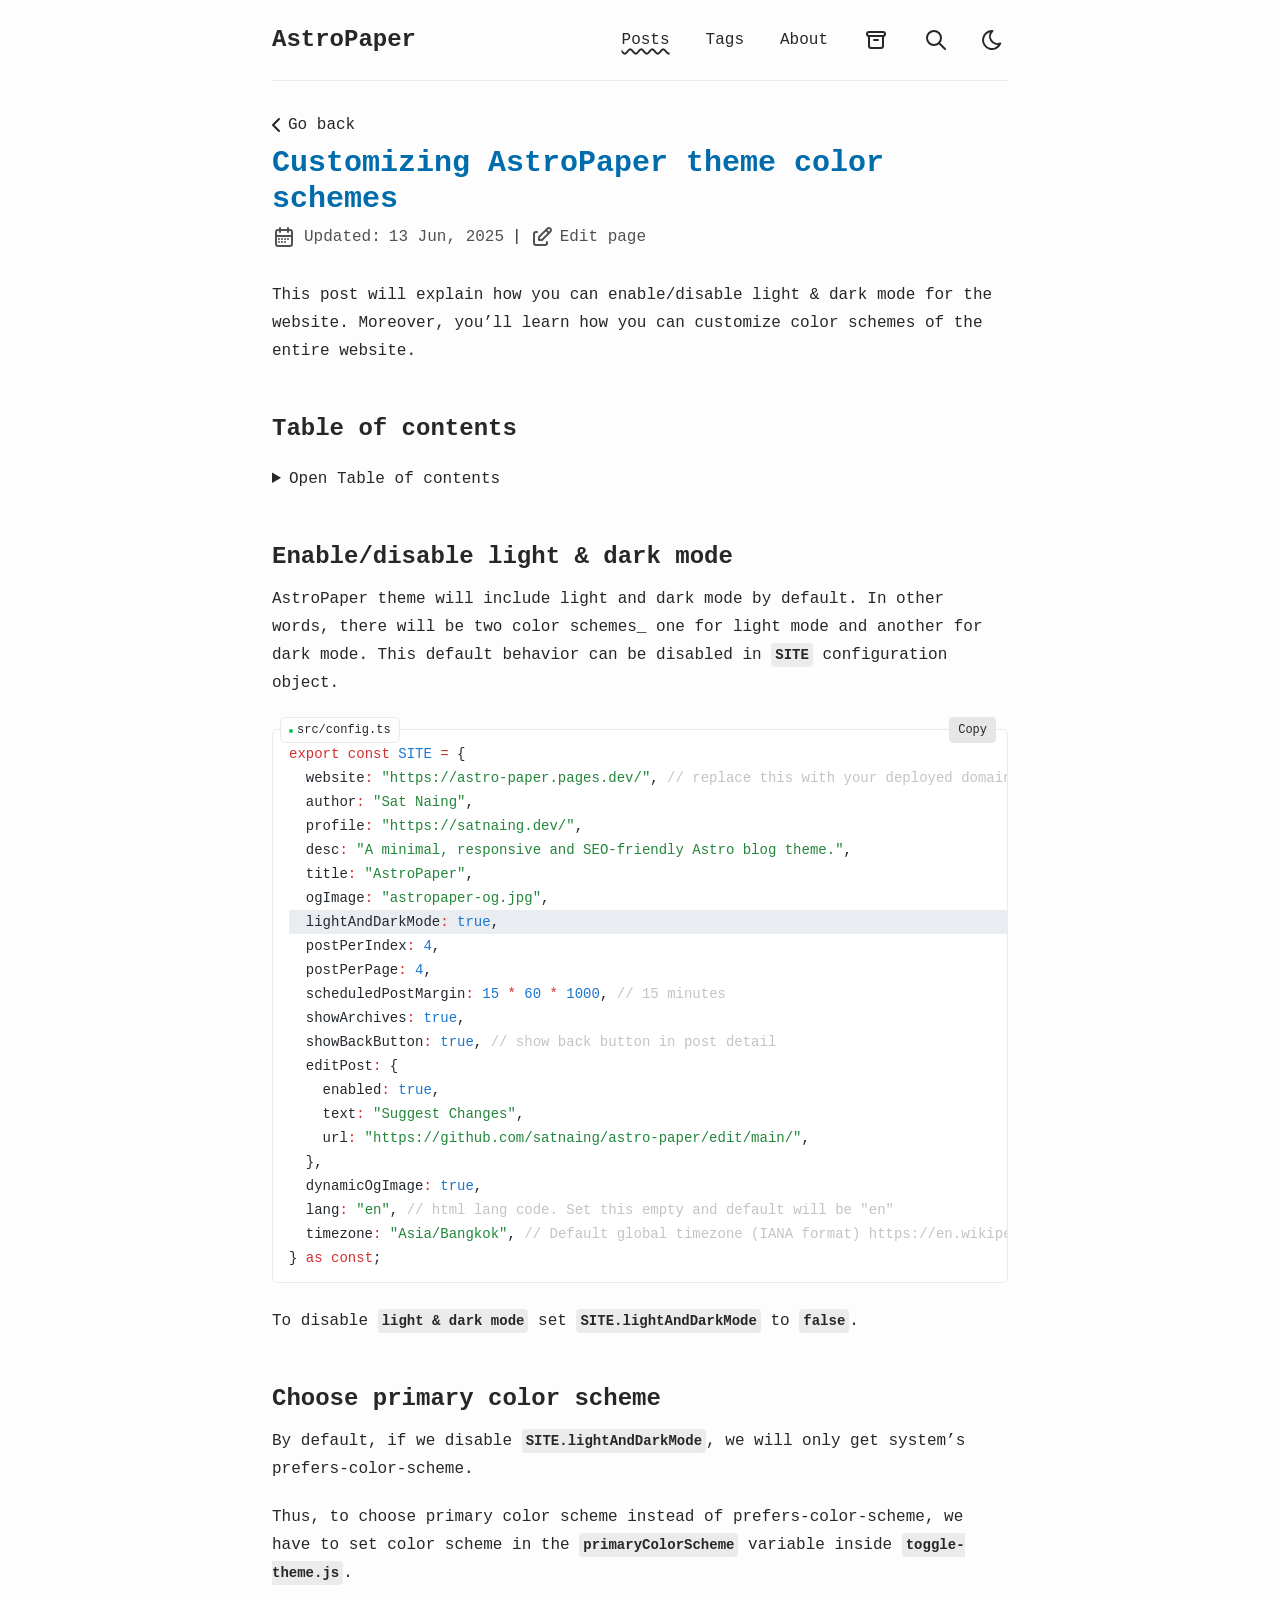
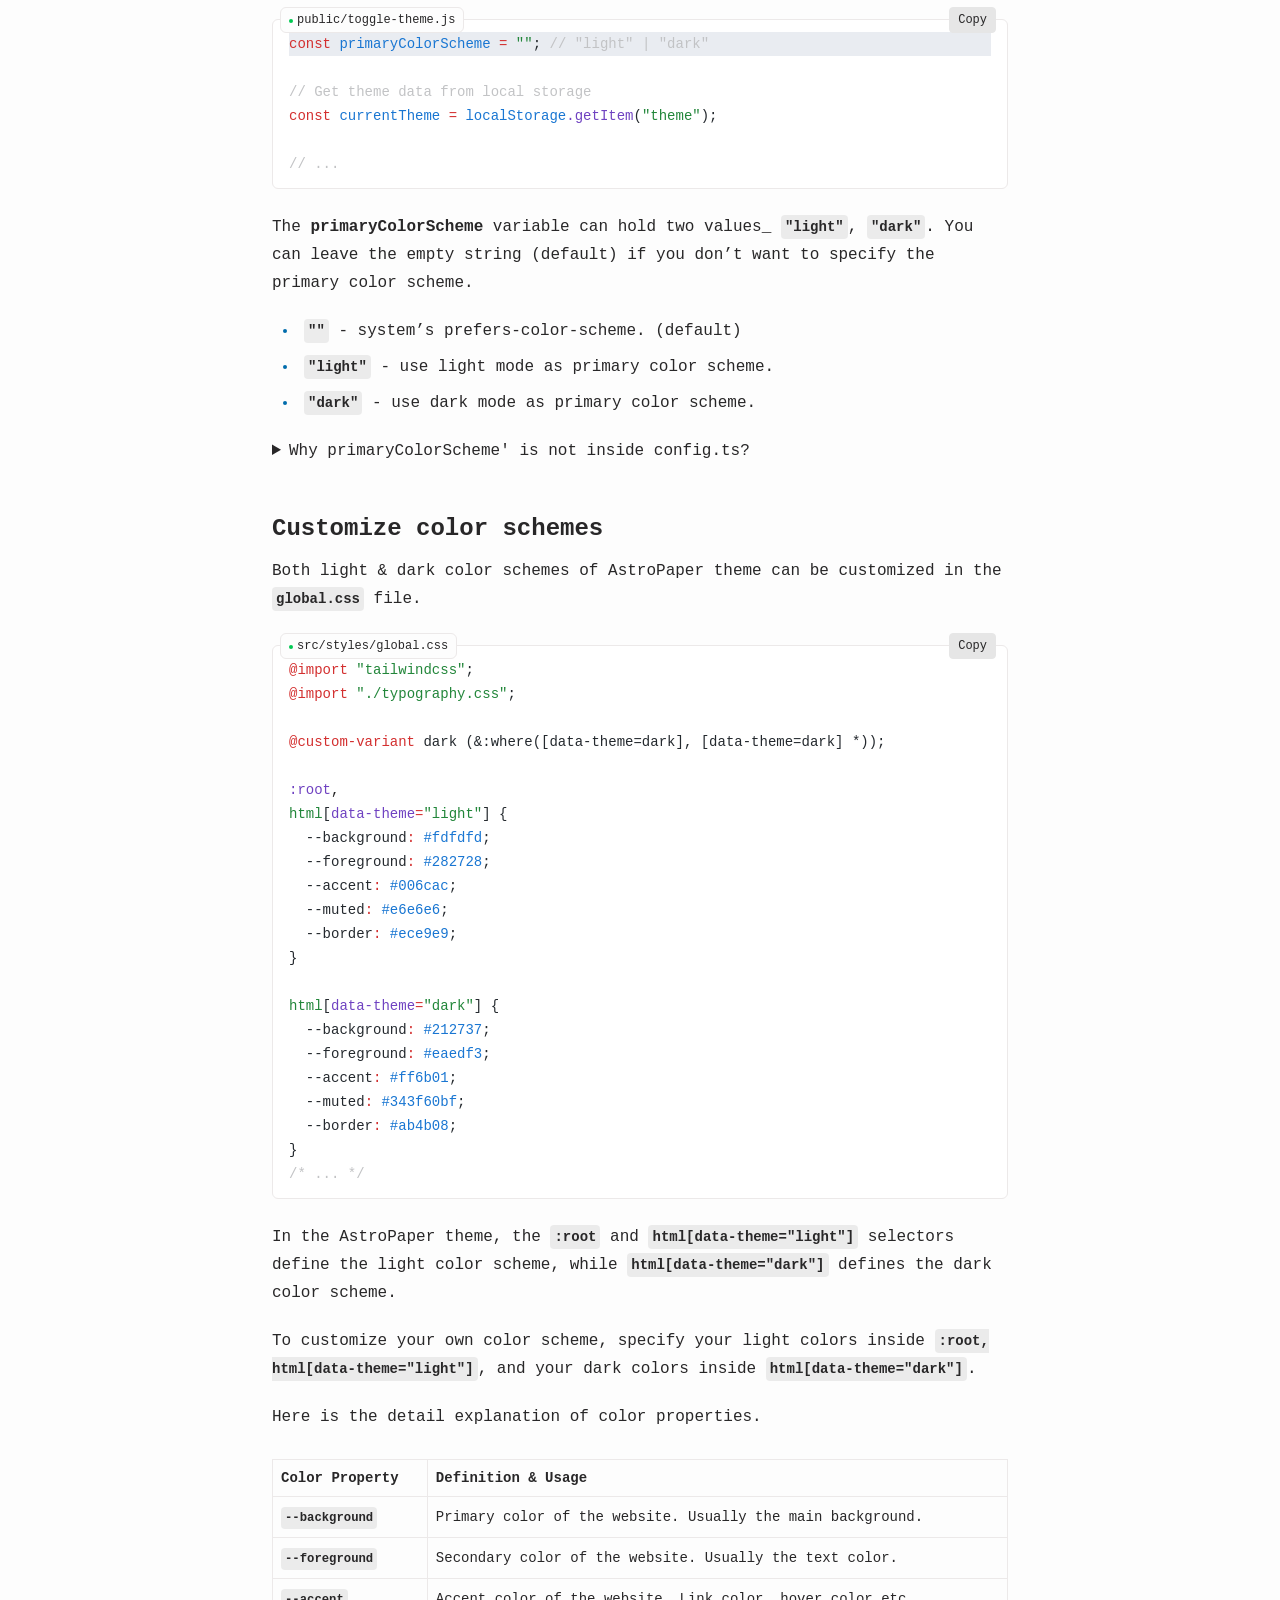
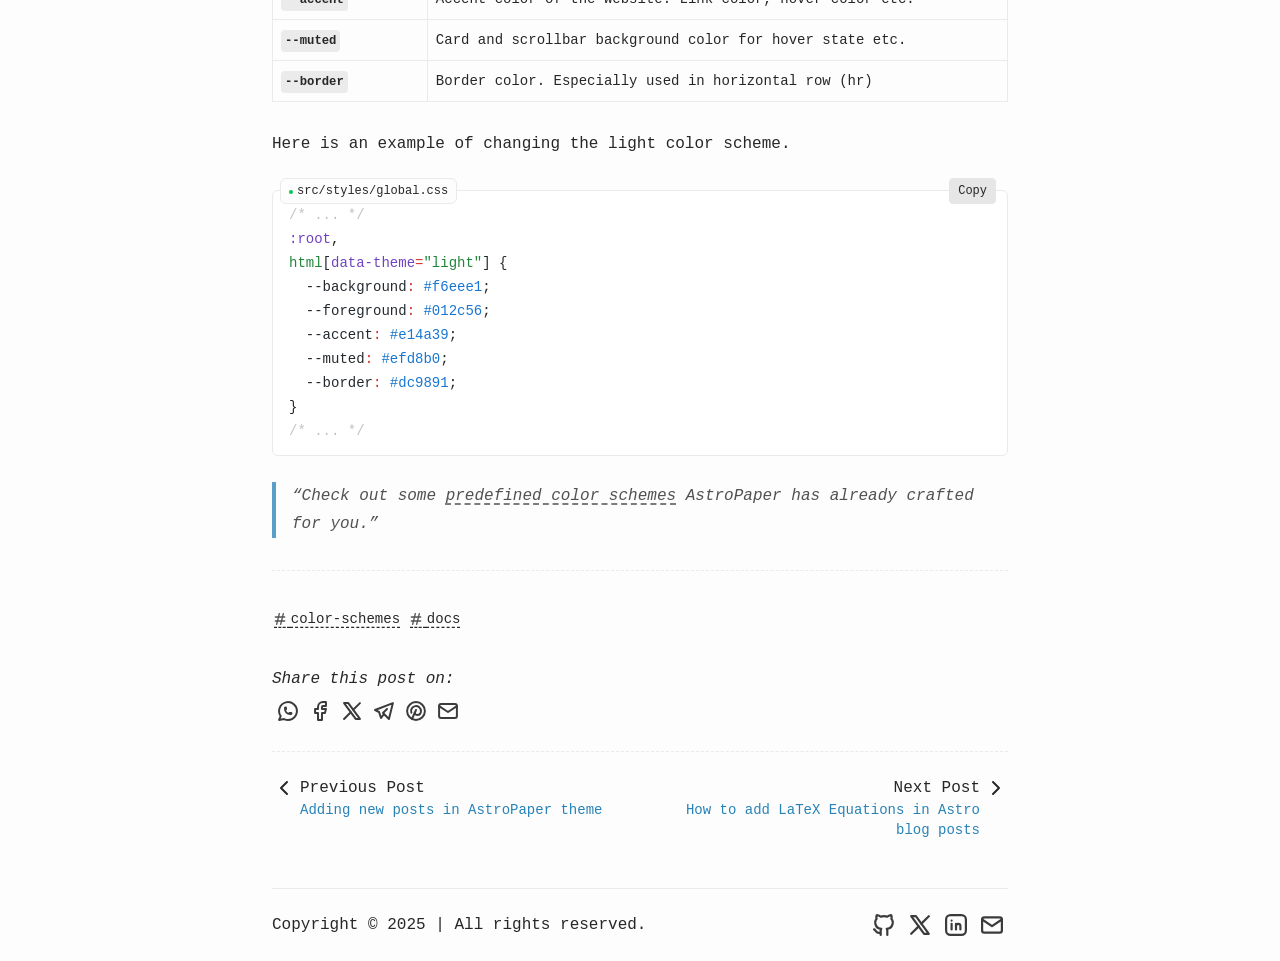
<file: posts/customizing-astropaper-theme-color-schemes/index.html>
<!DOCTYPE html><html dir="ltr" lang="en" class="scroll-smooth" data-astro-cid-sckkx6r4> <head><meta charset="UTF-8"><meta name="viewport" content="width=device-width"><link rel="icon" type="image/svg+xml" href="/favicon.svg"><link rel="canonical" href="https://astro-paper.pages.dev/posts/customizing-astropaper-theme-color-schemes/"><meta name="generator" content="Astro v5.12.0"><!-- General Meta Tags --><title>Customizing AstroPaper theme color schemes | AstroPaper</title><meta name="title" content="Customizing AstroPaper theme color schemes | AstroPaper"><meta name="description" content="How you can enable/disable light &#38; dark mode; and customize color schemes of AstroPaper theme."><meta name="author" content="Sat Naing"><link rel="sitemap" href="/sitemap-index.xml"><!-- Open Graph / Facebook --><meta property="og:title" content="Customizing AstroPaper theme color schemes | AstroPaper"><meta property="og:description" content="How you can enable/disable light &#38; dark mode; and customize color schemes of AstroPaper theme."><meta property="og:url" content="https://astro-paper.pages.dev/posts/customizing-astropaper-theme-color-schemes/"><meta property="og:image" content="https://astro-paper.pages.dev/posts/customizing-astropaper-theme-color-schemes/index.png"><!-- Article Published/Modified time --><meta property="article:published_time" content="2022-09-25T15:20:35.000Z"><meta property="article:modified_time" content="2025-06-13T16:46:34.155Z"><!-- Twitter --><meta property="twitter:card" content="summary_large_image"><meta property="twitter:url" content="https://astro-paper.pages.dev/posts/customizing-astropaper-theme-color-schemes/"><meta property="twitter:title" content="Customizing AstroPaper theme color schemes | AstroPaper"><meta property="twitter:description" content="How you can enable/disable light &#38; dark mode; and customize color schemes of AstroPaper theme."><meta property="twitter:image" content="https://astro-paper.pages.dev/posts/customizing-astropaper-theme-color-schemes/index.png"><!-- Google JSON-LD Structured data --><script type="application/ld+json">{"@context":"https://schema.org","@type":"BlogPosting","headline":"Customizing AstroPaper theme color schemes | AstroPaper","image":"https://astro-paper.pages.dev/posts/customizing-astropaper-theme-color-schemes/index.png","datePublished":"2022-09-25T15:20:35.000Z","dateModified":"2025-06-13T16:46:34.155Z","author":[{"@type":"Person","name":"Sat Naing","url":"https://satnaing.dev/"}]}</script><!-- Enable RSS feed auto-discovery  --><!-- https://docs.astro.build/en/recipes/rss/#enabling-rss-feed-auto-discovery --><link rel="alternate" type="application/rss+xml" title="AstroPaper" href="https://astro-paper.pages.dev/rss.xml"><meta name="theme-color" content=""><meta name="astro-view-transitions-enabled" content="true"><meta name="astro-view-transitions-fallback" content="animate"><script type="module" src="/_astro/ClientRouter.astro_astro_type_script_index_0_lang.D98dxaWf.js"></script><script src="/toggle-theme.js"></script><link rel="stylesheet" href="/_astro/about.CfPN_DOh.css">
<style>@keyframes astroFadeInOut{0%{opacity:1}to{opacity:0}}@keyframes astroFadeIn{0%{opacity:0;mix-blend-mode:plus-lighter}to{opacity:1;mix-blend-mode:plus-lighter}}@keyframes astroFadeOut{0%{opacity:1;mix-blend-mode:plus-lighter}to{opacity:0;mix-blend-mode:plus-lighter}}@keyframes astroSlideFromRight{0%{transform:translate(100%)}}@keyframes astroSlideFromLeft{0%{transform:translate(-100%)}}@keyframes astroSlideToRight{to{transform:translate(100%)}}@keyframes astroSlideToLeft{to{transform:translate(-100%)}}@media (prefers-reduced-motion){::view-transition-group(*),::view-transition-old(*),::view-transition-new(*){animation:none!important}[data-astro-transition-scope]{animation:none!important}}
:where([data-astro-image]){object-fit:var(--fit);object-position:var(--pos);height:auto}:where([data-astro-image=full-width]){width:100%}:where([data-astro-image=constrained]){max-width:100%}
</style><style>[data-astro-transition-scope="astro-fam6wyqg-1"] { view-transition-name: customizing-astro-paper-theme-color-schemes; }@layer astro { ::view-transition-old(customizing-astro-paper-theme-color-schemes) { 
	animation-duration: 180ms;
	animation-timing-function: cubic-bezier(0.76, 0, 0.24, 1);
	animation-fill-mode: both;
	animation-name: astroFadeOut; }::view-transition-new(customizing-astro-paper-theme-color-schemes) { 
	animation-duration: 180ms;
	animation-timing-function: cubic-bezier(0.76, 0, 0.24, 1);
	animation-fill-mode: both;
	animation-name: astroFadeIn; }[data-astro-transition=back]::view-transition-old(customizing-astro-paper-theme-color-schemes) { 
	animation-duration: 180ms;
	animation-timing-function: cubic-bezier(0.76, 0, 0.24, 1);
	animation-fill-mode: both;
	animation-name: astroFadeOut; }[data-astro-transition=back]::view-transition-new(customizing-astro-paper-theme-color-schemes) { 
	animation-duration: 180ms;
	animation-timing-function: cubic-bezier(0.76, 0, 0.24, 1);
	animation-fill-mode: both;
	animation-name: astroFadeIn; } }[data-astro-transition-fallback="old"] [data-astro-transition-scope="astro-fam6wyqg-1"],
			[data-astro-transition-fallback="old"][data-astro-transition-scope="astro-fam6wyqg-1"] { 
	animation-duration: 180ms;
	animation-timing-function: cubic-bezier(0.76, 0, 0.24, 1);
	animation-fill-mode: both;
	animation-name: astroFadeOut; }[data-astro-transition-fallback="new"] [data-astro-transition-scope="astro-fam6wyqg-1"],
			[data-astro-transition-fallback="new"][data-astro-transition-scope="astro-fam6wyqg-1"] { 
	animation-duration: 180ms;
	animation-timing-function: cubic-bezier(0.76, 0, 0.24, 1);
	animation-fill-mode: both;
	animation-name: astroFadeIn; }[data-astro-transition=back][data-astro-transition-fallback="old"] [data-astro-transition-scope="astro-fam6wyqg-1"],
			[data-astro-transition=back][data-astro-transition-fallback="old"][data-astro-transition-scope="astro-fam6wyqg-1"] { 
	animation-duration: 180ms;
	animation-timing-function: cubic-bezier(0.76, 0, 0.24, 1);
	animation-fill-mode: both;
	animation-name: astroFadeOut; }[data-astro-transition=back][data-astro-transition-fallback="new"] [data-astro-transition-scope="astro-fam6wyqg-1"],
			[data-astro-transition=back][data-astro-transition-fallback="new"][data-astro-transition-scope="astro-fam6wyqg-1"] { 
	animation-duration: 180ms;
	animation-timing-function: cubic-bezier(0.76, 0, 0.24, 1);
	animation-fill-mode: both;
	animation-name: astroFadeIn; }</style><style>[data-astro-transition-scope="astro-36ssibgs-2"] { view-transition-name: color-schemes; }@layer astro { ::view-transition-old(color-schemes) { 
	animation-duration: 180ms;
	animation-timing-function: cubic-bezier(0.76, 0, 0.24, 1);
	animation-fill-mode: both;
	animation-name: astroFadeOut; }::view-transition-new(color-schemes) { 
	animation-duration: 180ms;
	animation-timing-function: cubic-bezier(0.76, 0, 0.24, 1);
	animation-fill-mode: both;
	animation-name: astroFadeIn; }[data-astro-transition=back]::view-transition-old(color-schemes) { 
	animation-duration: 180ms;
	animation-timing-function: cubic-bezier(0.76, 0, 0.24, 1);
	animation-fill-mode: both;
	animation-name: astroFadeOut; }[data-astro-transition=back]::view-transition-new(color-schemes) { 
	animation-duration: 180ms;
	animation-timing-function: cubic-bezier(0.76, 0, 0.24, 1);
	animation-fill-mode: both;
	animation-name: astroFadeIn; } }[data-astro-transition-fallback="old"] [data-astro-transition-scope="astro-36ssibgs-2"],
			[data-astro-transition-fallback="old"][data-astro-transition-scope="astro-36ssibgs-2"] { 
	animation-duration: 180ms;
	animation-timing-function: cubic-bezier(0.76, 0, 0.24, 1);
	animation-fill-mode: both;
	animation-name: astroFadeOut; }[data-astro-transition-fallback="new"] [data-astro-transition-scope="astro-36ssibgs-2"],
			[data-astro-transition-fallback="new"][data-astro-transition-scope="astro-36ssibgs-2"] { 
	animation-duration: 180ms;
	animation-timing-function: cubic-bezier(0.76, 0, 0.24, 1);
	animation-fill-mode: both;
	animation-name: astroFadeIn; }[data-astro-transition=back][data-astro-transition-fallback="old"] [data-astro-transition-scope="astro-36ssibgs-2"],
			[data-astro-transition=back][data-astro-transition-fallback="old"][data-astro-transition-scope="astro-36ssibgs-2"] { 
	animation-duration: 180ms;
	animation-timing-function: cubic-bezier(0.76, 0, 0.24, 1);
	animation-fill-mode: both;
	animation-name: astroFadeOut; }[data-astro-transition=back][data-astro-transition-fallback="new"] [data-astro-transition-scope="astro-36ssibgs-2"],
			[data-astro-transition=back][data-astro-transition-fallback="new"][data-astro-transition-scope="astro-36ssibgs-2"] { 
	animation-duration: 180ms;
	animation-timing-function: cubic-bezier(0.76, 0, 0.24, 1);
	animation-fill-mode: both;
	animation-name: astroFadeIn; }</style><style>[data-astro-transition-scope="astro-36ssibgs-3"] { view-transition-name: docs; }@layer astro { ::view-transition-old(docs) { 
	animation-duration: 180ms;
	animation-timing-function: cubic-bezier(0.76, 0, 0.24, 1);
	animation-fill-mode: both;
	animation-name: astroFadeOut; }::view-transition-new(docs) { 
	animation-duration: 180ms;
	animation-timing-function: cubic-bezier(0.76, 0, 0.24, 1);
	animation-fill-mode: both;
	animation-name: astroFadeIn; }[data-astro-transition=back]::view-transition-old(docs) { 
	animation-duration: 180ms;
	animation-timing-function: cubic-bezier(0.76, 0, 0.24, 1);
	animation-fill-mode: both;
	animation-name: astroFadeOut; }[data-astro-transition=back]::view-transition-new(docs) { 
	animation-duration: 180ms;
	animation-timing-function: cubic-bezier(0.76, 0, 0.24, 1);
	animation-fill-mode: both;
	animation-name: astroFadeIn; } }[data-astro-transition-fallback="old"] [data-astro-transition-scope="astro-36ssibgs-3"],
			[data-astro-transition-fallback="old"][data-astro-transition-scope="astro-36ssibgs-3"] { 
	animation-duration: 180ms;
	animation-timing-function: cubic-bezier(0.76, 0, 0.24, 1);
	animation-fill-mode: both;
	animation-name: astroFadeOut; }[data-astro-transition-fallback="new"] [data-astro-transition-scope="astro-36ssibgs-3"],
			[data-astro-transition-fallback="new"][data-astro-transition-scope="astro-36ssibgs-3"] { 
	animation-duration: 180ms;
	animation-timing-function: cubic-bezier(0.76, 0, 0.24, 1);
	animation-fill-mode: both;
	animation-name: astroFadeIn; }[data-astro-transition=back][data-astro-transition-fallback="old"] [data-astro-transition-scope="astro-36ssibgs-3"],
			[data-astro-transition=back][data-astro-transition-fallback="old"][data-astro-transition-scope="astro-36ssibgs-3"] { 
	animation-duration: 180ms;
	animation-timing-function: cubic-bezier(0.76, 0, 0.24, 1);
	animation-fill-mode: both;
	animation-name: astroFadeOut; }[data-astro-transition=back][data-astro-transition-fallback="new"] [data-astro-transition-scope="astro-36ssibgs-3"],
			[data-astro-transition=back][data-astro-transition-fallback="new"][data-astro-transition-scope="astro-36ssibgs-3"] { 
	animation-duration: 180ms;
	animation-timing-function: cubic-bezier(0.76, 0, 0.24, 1);
	animation-fill-mode: both;
	animation-name: astroFadeIn; }</style></head> <body data-astro-cid-sckkx6r4>  <header> <a id="skip-to-content" href="#main-content" class="absolute start-16 -top-full z-50 bg-background px-3 py-2 text-accent backdrop-blur-lg transition-all focus:top-4">
Skip to content
</a> <div id="nav-container" class="mx-auto flex max-w-app flex-col items-center justify-between sm:flex-row"> <div id="top-nav-wrap" class="relative flex w-full items-baseline justify-between bg-background p-4 sm:items-center sm:py-6"> <a href="/" class="absolute py-1 text-xl leading-8 font-semibold whitespace-nowrap sm:static sm:my-auto sm:text-2xl sm:leading-none"> AstroPaper </a> <nav id="nav-menu" class="flex w-full flex-col items-center sm:ms-2 sm:flex-row sm:justify-end sm:space-x-4 sm:py-0"> <button id="menu-btn" class="focus-outline self-end p-2 sm:hidden" aria-label="Open Menu" aria-expanded="false" aria-controls="menu-items"> <svg width="24" height="24" viewBox="0 0 24 24" fill="none" stroke="currentColor" stroke-width="2" stroke-linecap="round" stroke-linejoin="round" class="hidden" id="close-icon"><path stroke="none" d="M0 0h24v24H0z" fill="none" /><path d="M18 6l-12 12" /><path d="M6 6l12 12" /></svg> <svg width="24" height="24" viewBox="0 0 24 24" fill="none" stroke="currentColor" stroke-width="2" stroke-linecap="round" stroke-linejoin="round" class="icon icon-tabler icons-tabler-outline icon-tabler-menu-deep" id="menu-icon"><path stroke="none" d="M0 0h24v24H0z" fill="none" /><path d="M4 6h16" /><path d="M7 12h13" /><path d="M10 18h10" /></svg> </button> <ul id="menu-items" class="mt-4 grid w-44 grid-cols-2 place-content-center gap-2 [&#38;>li>a]:block [&#38;>li>a]:px-4 [&#38;>li>a]:py-3 [&#38;>li>a]:text-center [&#38;>li>a]:font-medium [&#38;>li>a]:hover:text-accent sm:[&#38;>li>a]:px-2 sm:[&#38;>li>a]:py-1 hidden sm:mt-0 sm:flex sm:w-auto sm:gap-x-5 sm:gap-y-0"> <li class="col-span-2"> <a href="/posts" class="active-nav">
Posts
</a> </li> <li class="col-span-2"> <a href="/tags">
Tags
</a> </li> <li class="col-span-2"> <a href="/about">
About
</a> </li> <li class="col-span-2"> <a href="/archives" class="group inline-block hover:text-accent focus-outline flex justify-center p-3 sm:p-1" aria-label="archives" title="Archives"> <svg width="24" height="24" viewBox="0 0 24 24" fill="none" stroke="currentColor" stroke-width="2" stroke-linecap="round" stroke-linejoin="round" class="hidden sm:inline-block"><path stroke="none" d="M0 0h24v24H0z" fill="none" /><path d="M3 4m0 2a2 2 0 0 1 2 -2h14a2 2 0 0 1 2 2v0a2 2 0 0 1 -2 2h-14a2 2 0 0 1 -2 -2z" /><path d="M5 8v10a2 2 0 0 0 2 2h10a2 2 0 0 0 2 -2v-10" /><path d="M10 12l4 0" /></svg> <span class="sm:sr-only">Archives</span> </a> </li> <li class="col-span-1 flex items-center justify-center"> <a href="/search" class="group inline-block hover:text-accent focus-outline flex p-3 sm:p-1" aria-label="search" title="Search"> <svg width="24" height="24" viewBox="0 0 24 24" fill="none" stroke="currentColor" stroke-width="2" stroke-linecap="round" stroke-linejoin="round" class="icon icon-tabler icons-tabler-outline icon-tabler-search"><path stroke="none" d="M0 0h24v24H0z" fill="none" /><path d="M10 10m-7 0a7 7 0 1 0 14 0a7 7 0 1 0 -14 0" /><path d="M21 21l-6 -6" /></svg> <span class="sr-only">Search</span> </a> </li> <li class="col-span-1 flex items-center justify-center"> <button id="theme-btn" class="focus-outline relative size-12 p-4 sm:size-8 hover:[&>svg]:stroke-accent" title="Toggles light & dark" aria-label="auto" aria-live="polite"> <svg width="24" height="24" viewBox="0 0 24 24" fill="none" stroke="currentColor" stroke-width="2" stroke-linecap="round" stroke-linejoin="round" class="absolute top-[50%] left-[50%] -translate-[50%] scale-100 rotate-0 transition-all dark:scale-0 dark:-rotate-90"><path stroke="none" d="M0 0h24v24H0z" fill="none" /><path d="M12 3c.132 0 .263 0 .393 0a7.5 7.5 0 0 0 7.92 12.446a9 9 0 1 1 -8.313 -12.454z" /></svg> <svg width="24" height="24" viewBox="0 0 24 24" fill="none" stroke="currentColor" stroke-width="2" stroke-linecap="round" stroke-linejoin="round" class="absolute top-[50%] left-[50%] -translate-[50%] scale-0 rotate-90 transition-all dark:scale-100 dark:rotate-0"><path stroke="none" d="M0 0h24v24H0z" fill="none" /><path d="M14.828 14.828a4 4 0 1 0 -5.656 -5.656a4 4 0 0 0 5.656 5.656z" /><path d="M6.343 17.657l-1.414 1.414" /><path d="M6.343 6.343l-1.414 -1.414" /><path d="M17.657 6.343l1.414 -1.414" /><path d="M17.657 17.657l1.414 1.414" /><path d="M4 12h-2" /><path d="M12 4v-2" /><path d="M20 12h2" /><path d="M12 20v2" /></svg> </button> </li> </ul> </nav> </div> </div> <div class="mx-auto max-w-app px-4"> <hr class="border-border" aria-hidden="true"> </div> </header> <script type="module">function s(){const e=document.querySelector("#menu-btn"),t=document.querySelector("#menu-items"),n=document.querySelector("#menu-icon"),o=document.querySelector("#close-icon");!e||!t||!n||!o||e.addEventListener("click",()=>{const c=e.getAttribute("aria-expanded")==="true";e.setAttribute("aria-expanded",c?"false":"true"),e.setAttribute("aria-label",c?"Open Menu":"Close Menu"),t.classList.toggle("hidden"),n.classList.toggle("hidden"),o.classList.toggle("hidden")})}s();document.addEventListener("astro:after-swap",s);</script> <div class="mx-auto flex w-full max-w-app items-center justify-start px-2"><a id="back-button" href="/" class="group inline-block hover:text-accent focus-outline mt-8 mb-2 flex hover:text-foreground/75"><svg width="24" height="24" viewBox="0 0 24 24" fill="none" stroke="currentColor" stroke-width="2" stroke-linecap="round" stroke-linejoin="round" class="inline-block size-6 rtl:rotate-180"><path stroke="none" d="M0 0h24v24H0z" fill="none" /><path d="M15 6l-6 6l6 6" /></svg><span>Go back</span></a></div><script type="module">function o(){const t=document.querySelector("#back-button"),e=sessionStorage.getItem("backUrl");e&&t&&(t.href=e)}document.addEventListener("astro:page-load",o);o();</script> <main id="main-content" class="mx-auto w-full max-w-app px-4 pb-12" data-pagefind-body> <h1 class="inline-block text-2xl font-bold text-accent sm:text-3xl" data-astro-transition-scope="astro-fam6wyqg-1"> Customizing AstroPaper theme color schemes </h1> <div class="my-2 flex items-center gap-2"> <div class="flex items-center gap-x-2 opacity-80"> <svg width="24" height="24" viewBox="0 0 24 24" fill="none" stroke="currentColor" stroke-width="2" stroke-linecap="round" stroke-linejoin="round" class="inline-block size-6 min-w-[1.375rem]"><path stroke="none" d="M0 0h24v24H0z" fill="none" /><path d="M4 7a2 2 0 0 1 2 -2h12a2 2 0 0 1 2 2v12a2 2 0 0 1 -2 2h-12a2 2 0 0 1 -2 -2v-12z" /><path d="M16 3v4" /><path d="M8 3v4" /><path d="M4 11h16" /><path d="M7 14h.013" /><path d="M10.01 14h.005" /><path d="M13.01 14h.005" /><path d="M16.015 14h.005" /><path d="M13.015 17h.005" /><path d="M7.01 17h.005" /><path d="M10.01 17h.005" /></svg> <span class="text-sm sm:text-base">
Updated:
</span> <time class="text-sm sm:text-base" datetime="2025-06-13T16:46:34.155Z">13 Jun, 2025</time> </div> <span aria-hidden="true" class="max-sm:hidden">|</span> <a href="https://github.com/satnaing/astro-paper/edit/main/src/data/blog/customizing-astropaper-theme-color-schemes.md" target="_blank" rel="noopener noreferrer" class="flex justify-baseline gap-1.5 opacity-80 hover:text-accent max-sm:hidden"><svg width="24" height="24" viewBox="0 0 24 24" fill="none" stroke="currentColor" stroke-width="2" stroke-linecap="round" stroke-linejoin="round" class="inline-block"><path stroke="none" d="M0 0h24v24H0z" fill="none" /><path d="M7 7h-1a2 2 0 0 0 -2 2v9a2 2 0 0 0 2 2h9a2 2 0 0 0 2 -2v-1" /><path d="M20.385 6.585a2.1 2.1 0 0 0 -2.97 -2.97l-8.415 8.385v3h3l8.385 -8.415z" /><path d="M16 5l3 3" /></svg><span>Edit page</span></a> </div> <article id="article" class="app-prose mx-auto mt-8 max-w-app prose-pre:bg-(--shiki-light-bg) dark:prose-pre:bg-(--shiki-dark-bg)"> <p>This post will explain how you can enable/disable light &#x26; dark mode for the website. Moreover, you’ll learn how you can customize color schemes of the entire website.</p>
<h2 id="table-of-contents">Table of contents</h2>
<p></p><details><summary>Open Table of contents</summary><p></p>
<ul>
<li><a href="#enabledisable-light--dark-mode">Enable/disable light &#x26; dark mode</a></li>
<li><a href="#choose-primary-color-scheme">Choose primary color scheme</a></li>
<li><a href="#customize-color-schemes">Customize color schemes</a></li>
</ul>
<p></p></details><p></p>
<h2 id="enabledisable-light--dark-mode">Enable/disable light &#x26; dark mode</h2>
<p>AstroPaper theme will include light and dark mode by default. In other words, there will be two color schemes_ one for light mode and another for dark mode. This default behavior can be disabled in <code>SITE</code> configuration object.</p>
<pre class="astro-code astro-code-themes min-light night-owl has-highlighted mt-8" style="--shiki-light:#24292eff;--shiki-dark:#d6deeb;--shiki-light-bg:#ffffff;--shiki-dark-bg:#011627; overflow-x: auto;--file-name-offset: -0.75rem;" tabindex="0" data-language="js"><code><span class="line"><span style="--shiki-light:#D32F2F;--shiki-light-font-style:inherit;--shiki-dark:#C792EA;--shiki-dark-font-style:italic">export</span><span style="--shiki-light:#D32F2F;--shiki-dark:#C792EA"> const</span><span style="--shiki-light:#1976D2;--shiki-light-font-style:inherit;--shiki-dark:#82AAFF;--shiki-dark-font-style:italic"> SITE</span><span style="--shiki-light:#D32F2F;--shiki-dark:#C792EA"> =</span><span style="--shiki-light:#24292EFF;--shiki-dark:#C792EA"> {</span></span>
<span class="line"><span style="--shiki-light:#24292EFF;--shiki-light-font-style:inherit;--shiki-dark:#C792EA;--shiki-dark-font-style:italic">  website</span><span style="--shiki-light:#D32F2F;--shiki-dark:#C792EA">:</span><span style="--shiki-light:#22863A;--shiki-dark:#D9F5DD"> "</span><span style="--shiki-light:#22863A;--shiki-dark:#ECC48D">https://astro-paper.pages.dev/</span><span style="--shiki-light:#22863A;--shiki-dark:#D9F5DD">"</span><span style="--shiki-light:#212121;--shiki-dark:#C792EA">,</span><span style="--shiki-light:#C2C3C5;--shiki-light-font-style:inherit;--shiki-dark:#637777;--shiki-dark-font-style:italic"> // replace this with your deployed domain</span></span>
<span class="line"><span style="--shiki-light:#24292EFF;--shiki-light-font-style:inherit;--shiki-dark:#C792EA;--shiki-dark-font-style:italic">  author</span><span style="--shiki-light:#D32F2F;--shiki-dark:#C792EA">:</span><span style="--shiki-light:#22863A;--shiki-dark:#D9F5DD"> "</span><span style="--shiki-light:#22863A;--shiki-dark:#ECC48D">Sat Naing</span><span style="--shiki-light:#22863A;--shiki-dark:#D9F5DD">"</span><span style="--shiki-light:#212121;--shiki-dark:#C792EA">,</span></span>
<span class="line"><span style="--shiki-light:#24292EFF;--shiki-light-font-style:inherit;--shiki-dark:#C792EA;--shiki-dark-font-style:italic">  profile</span><span style="--shiki-light:#D32F2F;--shiki-dark:#C792EA">:</span><span style="--shiki-light:#22863A;--shiki-dark:#D9F5DD"> "</span><span style="--shiki-light:#22863A;--shiki-dark:#ECC48D">https://satnaing.dev/</span><span style="--shiki-light:#22863A;--shiki-dark:#D9F5DD">"</span><span style="--shiki-light:#212121;--shiki-dark:#C792EA">,</span></span>
<span class="line"><span style="--shiki-light:#24292EFF;--shiki-light-font-style:inherit;--shiki-dark:#C792EA;--shiki-dark-font-style:italic">  desc</span><span style="--shiki-light:#D32F2F;--shiki-dark:#C792EA">:</span><span style="--shiki-light:#22863A;--shiki-dark:#D9F5DD"> "</span><span style="--shiki-light:#22863A;--shiki-dark:#ECC48D">A minimal, responsive and SEO-friendly Astro blog theme.</span><span style="--shiki-light:#22863A;--shiki-dark:#D9F5DD">"</span><span style="--shiki-light:#212121;--shiki-dark:#C792EA">,</span></span>
<span class="line"><span style="--shiki-light:#24292EFF;--shiki-light-font-style:inherit;--shiki-dark:#C792EA;--shiki-dark-font-style:italic">  title</span><span style="--shiki-light:#D32F2F;--shiki-dark:#C792EA">:</span><span style="--shiki-light:#22863A;--shiki-dark:#D9F5DD"> "</span><span style="--shiki-light:#22863A;--shiki-dark:#ECC48D">AstroPaper</span><span style="--shiki-light:#22863A;--shiki-dark:#D9F5DD">"</span><span style="--shiki-light:#212121;--shiki-dark:#C792EA">,</span></span>
<span class="line"><span style="--shiki-light:#24292EFF;--shiki-light-font-style:inherit;--shiki-dark:#C792EA;--shiki-dark-font-style:italic">  ogImage</span><span style="--shiki-light:#D32F2F;--shiki-dark:#C792EA">:</span><span style="--shiki-light:#22863A;--shiki-dark:#D9F5DD"> "</span><span style="--shiki-light:#22863A;--shiki-dark:#ECC48D">astropaper-og.jpg</span><span style="--shiki-light:#22863A;--shiki-dark:#D9F5DD">"</span><span style="--shiki-light:#212121;--shiki-dark:#C792EA">,</span></span>
<span class="line highlighted"><span style="--shiki-light:#24292EFF;--shiki-light-font-style:inherit;--shiki-dark:#C792EA;--shiki-dark-font-style:italic">  lightAndDarkMode</span><span style="--shiki-light:#D32F2F;--shiki-dark:#C792EA">:</span><span style="--shiki-light:#1976D2;--shiki-light-font-style:inherit;--shiki-dark:#FF5874;--shiki-dark-font-style:italic"> true</span><span style="--shiki-light:#212121;--shiki-dark:#C792EA">,</span></span>
<span class="line"><span style="--shiki-light:#24292EFF;--shiki-light-font-style:inherit;--shiki-dark:#C792EA;--shiki-dark-font-style:italic">  postPerIndex</span><span style="--shiki-light:#D32F2F;--shiki-dark:#C792EA">:</span><span style="--shiki-light:#1976D2;--shiki-dark:#F78C6C"> 4</span><span style="--shiki-light:#212121;--shiki-dark:#C792EA">,</span></span>
<span class="line"><span style="--shiki-light:#24292EFF;--shiki-light-font-style:inherit;--shiki-dark:#C792EA;--shiki-dark-font-style:italic">  postPerPage</span><span style="--shiki-light:#D32F2F;--shiki-dark:#C792EA">:</span><span style="--shiki-light:#1976D2;--shiki-dark:#F78C6C"> 4</span><span style="--shiki-light:#212121;--shiki-dark:#C792EA">,</span></span>
<span class="line"><span style="--shiki-light:#24292EFF;--shiki-light-font-style:inherit;--shiki-dark:#C792EA;--shiki-dark-font-style:italic">  scheduledPostMargin</span><span style="--shiki-light:#D32F2F;--shiki-dark:#C792EA">:</span><span style="--shiki-light:#1976D2;--shiki-dark:#F78C6C"> 15</span><span style="--shiki-light:#D32F2F;--shiki-dark:#C792EA"> *</span><span style="--shiki-light:#1976D2;--shiki-dark:#F78C6C"> 60</span><span style="--shiki-light:#D32F2F;--shiki-dark:#C792EA"> *</span><span style="--shiki-light:#1976D2;--shiki-dark:#F78C6C"> 1000</span><span style="--shiki-light:#212121;--shiki-dark:#C792EA">,</span><span style="--shiki-light:#C2C3C5;--shiki-light-font-style:inherit;--shiki-dark:#637777;--shiki-dark-font-style:italic"> // 15 minutes</span></span>
<span class="line"><span style="--shiki-light:#24292EFF;--shiki-light-font-style:inherit;--shiki-dark:#C792EA;--shiki-dark-font-style:italic">  showArchives</span><span style="--shiki-light:#D32F2F;--shiki-dark:#C792EA">:</span><span style="--shiki-light:#1976D2;--shiki-light-font-style:inherit;--shiki-dark:#FF5874;--shiki-dark-font-style:italic"> true</span><span style="--shiki-light:#212121;--shiki-dark:#C792EA">,</span></span>
<span class="line"><span style="--shiki-light:#24292EFF;--shiki-light-font-style:inherit;--shiki-dark:#C792EA;--shiki-dark-font-style:italic">  showBackButton</span><span style="--shiki-light:#D32F2F;--shiki-dark:#C792EA">:</span><span style="--shiki-light:#1976D2;--shiki-light-font-style:inherit;--shiki-dark:#FF5874;--shiki-dark-font-style:italic"> true</span><span style="--shiki-light:#212121;--shiki-dark:#C792EA">,</span><span style="--shiki-light:#C2C3C5;--shiki-light-font-style:inherit;--shiki-dark:#637777;--shiki-dark-font-style:italic"> // show back button in post detail</span></span>
<span class="line"><span style="--shiki-light:#24292EFF;--shiki-light-font-style:inherit;--shiki-dark:#C792EA;--shiki-dark-font-style:italic">  editPost</span><span style="--shiki-light:#D32F2F;--shiki-dark:#C792EA">:</span><span style="--shiki-light:#24292EFF;--shiki-dark:#C792EA"> {</span></span>
<span class="line"><span style="--shiki-light:#24292EFF;--shiki-light-font-style:inherit;--shiki-dark:#C792EA;--shiki-dark-font-style:italic">    enabled</span><span style="--shiki-light:#D32F2F;--shiki-dark:#C792EA">:</span><span style="--shiki-light:#1976D2;--shiki-light-font-style:inherit;--shiki-dark:#FF5874;--shiki-dark-font-style:italic"> true</span><span style="--shiki-light:#212121;--shiki-dark:#C792EA">,</span></span>
<span class="line"><span style="--shiki-light:#24292EFF;--shiki-light-font-style:inherit;--shiki-dark:#C792EA;--shiki-dark-font-style:italic">    text</span><span style="--shiki-light:#D32F2F;--shiki-dark:#C792EA">:</span><span style="--shiki-light:#22863A;--shiki-dark:#D9F5DD"> "</span><span style="--shiki-light:#22863A;--shiki-dark:#ECC48D">Suggest Changes</span><span style="--shiki-light:#22863A;--shiki-dark:#D9F5DD">"</span><span style="--shiki-light:#212121;--shiki-dark:#C792EA">,</span></span>
<span class="line"><span style="--shiki-light:#24292EFF;--shiki-light-font-style:inherit;--shiki-dark:#C792EA;--shiki-dark-font-style:italic">    url</span><span style="--shiki-light:#D32F2F;--shiki-dark:#C792EA">:</span><span style="--shiki-light:#22863A;--shiki-dark:#D9F5DD"> "</span><span style="--shiki-light:#22863A;--shiki-dark:#ECC48D">https://github.com/satnaing/astro-paper/edit/main/</span><span style="--shiki-light:#22863A;--shiki-dark:#D9F5DD">"</span><span style="--shiki-light:#212121;--shiki-dark:#C792EA">,</span></span>
<span class="line"><span style="--shiki-light:#24292EFF;--shiki-dark:#C792EA">  }</span><span style="--shiki-light:#212121;--shiki-dark:#C792EA">,</span></span>
<span class="line"><span style="--shiki-light:#24292EFF;--shiki-light-font-style:inherit;--shiki-dark:#C792EA;--shiki-dark-font-style:italic">  dynamicOgImage</span><span style="--shiki-light:#D32F2F;--shiki-dark:#C792EA">:</span><span style="--shiki-light:#1976D2;--shiki-light-font-style:inherit;--shiki-dark:#FF5874;--shiki-dark-font-style:italic"> true</span><span style="--shiki-light:#212121;--shiki-dark:#C792EA">,</span></span>
<span class="line"><span style="--shiki-light:#24292EFF;--shiki-light-font-style:inherit;--shiki-dark:#C792EA;--shiki-dark-font-style:italic">  lang</span><span style="--shiki-light:#D32F2F;--shiki-dark:#C792EA">:</span><span style="--shiki-light:#22863A;--shiki-dark:#D9F5DD"> "</span><span style="--shiki-light:#22863A;--shiki-dark:#ECC48D">en</span><span style="--shiki-light:#22863A;--shiki-dark:#D9F5DD">"</span><span style="--shiki-light:#212121;--shiki-dark:#C792EA">,</span><span style="--shiki-light:#C2C3C5;--shiki-light-font-style:inherit;--shiki-dark:#637777;--shiki-dark-font-style:italic"> // html lang code. Set this empty and default will be "en"</span></span>
<span class="line"><span style="--shiki-light:#24292EFF;--shiki-light-font-style:inherit;--shiki-dark:#C792EA;--shiki-dark-font-style:italic">  timezone</span><span style="--shiki-light:#D32F2F;--shiki-dark:#C792EA">:</span><span style="--shiki-light:#22863A;--shiki-dark:#D9F5DD"> "</span><span style="--shiki-light:#22863A;--shiki-dark:#ECC48D">Asia/Bangkok</span><span style="--shiki-light:#22863A;--shiki-dark:#D9F5DD">"</span><span style="--shiki-light:#212121;--shiki-dark:#C792EA">,</span><span style="--shiki-light:#C2C3C5;--shiki-light-font-style:inherit;--shiki-dark:#637777;--shiki-dark-font-style:italic"> // Default global timezone (IANA format) https://en.wikipedia.org/wiki/List_of_tz_database_time_zones</span></span>
<span class="line"><span style="--shiki-light:#24292EFF;--shiki-dark:#C792EA">}</span><span style="--shiki-light:#D32F2F;--shiki-light-font-style:inherit;--shiki-dark:#C792EA;--shiki-dark-font-style:italic"> as</span><span style="--shiki-light:#D32F2F;--shiki-light-font-style:inherit;--shiki-dark:#C792EA;--shiki-dark-font-style:italic"> const</span><span style="--shiki-light:#24292EFF;--shiki-dark:#D6DEEB">;</span></span></code><span class="absolute py-1 text-foreground text-xs font-medium leading-4 pl-4 pr-2 before:inline-block before:size-1 before:bg-green-500 before:rounded-full before:absolute before:top-[45%] before:left-2 left-2 top-(--file-name-offset) border rounded-md bg-background">src/config.ts</span></pre>
<p>To disable <code>light &#x26; dark mode</code> set <code>SITE.lightAndDarkMode</code> to <code>false</code>.</p>
<h2 id="choose-primary-color-scheme">Choose primary color scheme</h2>
<p>By default, if we disable <code>SITE.lightAndDarkMode</code>, we will only get system’s prefers-color-scheme.</p>
<p>Thus, to choose primary color scheme instead of prefers-color-scheme, we have to set color scheme in the <code>primaryColorScheme</code> variable inside <code>toggle-theme.js</code>.</p>
<pre class="astro-code astro-code-themes min-light night-owl has-highlighted mt-8" style="--shiki-light:#24292eff;--shiki-dark:#d6deeb;--shiki-light-bg:#ffffff;--shiki-dark-bg:#011627; overflow-x: auto;--file-name-offset: -0.75rem;" tabindex="0" data-language="js"><code><span class="line highlighted"><span style="--shiki-light:#D32F2F;--shiki-dark:#C792EA">const</span><span style="--shiki-light:#1976D2;--shiki-light-font-style:inherit;--shiki-dark:#82AAFF;--shiki-dark-font-style:italic"> primaryColorScheme</span><span style="--shiki-light:#D32F2F;--shiki-dark:#C792EA"> =</span><span style="--shiki-light:#22863A;--shiki-dark:#D9F5DD"> ""</span><span style="--shiki-light:#24292EFF;--shiki-dark:#D6DEEB">; </span><span style="--shiki-light:#C2C3C5;--shiki-light-font-style:inherit;--shiki-dark:#637777;--shiki-dark-font-style:italic">// "light" | "dark"</span></span>
<span class="line"></span>
<span class="line"><span style="--shiki-light:#C2C3C5;--shiki-light-font-style:inherit;--shiki-dark:#637777;--shiki-dark-font-style:italic">// Get theme data from local storage</span></span>
<span class="line"><span style="--shiki-light:#D32F2F;--shiki-dark:#C792EA">const</span><span style="--shiki-light:#1976D2;--shiki-light-font-style:inherit;--shiki-dark:#82AAFF;--shiki-dark-font-style:italic"> currentTheme</span><span style="--shiki-light:#D32F2F;--shiki-dark:#C792EA"> =</span><span style="--shiki-light:#1976D2;--shiki-light-font-style:inherit;--shiki-dark:#7FDBCA;--shiki-dark-font-style:italic"> localStorage</span><span style="--shiki-light:#6F42C1;--shiki-light-font-style:inherit;--shiki-dark:#C792EA;--shiki-dark-font-style:italic">.</span><span style="--shiki-light:#6F42C1;--shiki-light-font-style:inherit;--shiki-dark:#82AAFF;--shiki-dark-font-style:italic">getItem</span><span style="--shiki-light:#24292EFF;--shiki-dark:#D6DEEB">(</span><span style="--shiki-light:#22863A;--shiki-dark:#D9F5DD">"</span><span style="--shiki-light:#22863A;--shiki-dark:#ECC48D">theme</span><span style="--shiki-light:#22863A;--shiki-dark:#D9F5DD">"</span><span style="--shiki-light:#24292EFF;--shiki-dark:#D6DEEB">);</span></span>
<span class="line"></span>
<span class="line"><span style="--shiki-light:#C2C3C5;--shiki-light-font-style:inherit;--shiki-dark:#637777;--shiki-dark-font-style:italic">// ...</span></span></code><span class="absolute py-1 text-foreground text-xs font-medium leading-4 pl-4 pr-2 before:inline-block before:size-1 before:bg-green-500 before:rounded-full before:absolute before:top-[45%] before:left-2 left-2 top-(--file-name-offset) border rounded-md bg-background">public/toggle-theme.js</span></pre>
<p>The <strong>primaryColorScheme</strong> variable can hold two values_ <code>"light"</code>, <code>"dark"</code>. You can leave the empty string (default) if you don’t want to specify the primary color scheme.</p>
<ul>
<li><code>""</code> - system’s prefers-color-scheme. (default)</li>
<li><code>"light"</code> - use light mode as primary color scheme.</li>
<li><code>"dark"</code> - use dark mode as primary color scheme.</li>
</ul>
<details>
<summary>Why primaryColorScheme' is not inside config.ts?</summary>
To avoid color flickering on page reload, we have to place the toggle-switch JavaScript codes as early as possible when the page loads. It solves the problem of flickering, but as a trade-off, we cannot use ESM imports anymore.
</details>
<h2 id="customize-color-schemes">Customize color schemes</h2>
<p>Both light &#x26; dark color schemes of AstroPaper theme can be customized in the <code>global.css</code> file.</p>
<pre class="astro-code astro-code-themes min-light night-owl mt-8" style="--shiki-light:#24292eff;--shiki-dark:#d6deeb;--shiki-light-bg:#ffffff;--shiki-dark-bg:#011627; overflow-x: auto;--file-name-offset: -0.75rem;" tabindex="0" data-language="css"><code><span class="line"><span style="--shiki-light:#D32F2F;--shiki-dark:#C792EA">@</span><span style="--shiki-light:#D32F2F;--shiki-light-font-style:inherit;--shiki-dark:#C792EA;--shiki-dark-font-style:italic">import</span><span style="--shiki-light:#22863A;--shiki-dark:#D9F5DD"> "</span><span style="--shiki-light:#22863A;--shiki-dark:#ECC48D">tailwindcss</span><span style="--shiki-light:#22863A;--shiki-dark:#D9F5DD">"</span><span style="--shiki-light:#24292EFF;--shiki-dark:#D6DEEB">;</span></span>
<span class="line"><span style="--shiki-light:#D32F2F;--shiki-dark:#C792EA">@</span><span style="--shiki-light:#D32F2F;--shiki-light-font-style:inherit;--shiki-dark:#C792EA;--shiki-dark-font-style:italic">import</span><span style="--shiki-light:#22863A;--shiki-dark:#D9F5DD"> "</span><span style="--shiki-light:#22863A;--shiki-dark:#ECC48D">./typography.css</span><span style="--shiki-light:#22863A;--shiki-dark:#D9F5DD">"</span><span style="--shiki-light:#24292EFF;--shiki-dark:#D6DEEB">;</span></span>
<span class="line"></span>
<span class="line"><span style="--shiki-light:#D32F2F;--shiki-dark:#C792EA">@</span><span style="--shiki-light:#D32F2F;--shiki-light-font-style:inherit;--shiki-dark:#C792EA;--shiki-dark-font-style:italic">custom-variant</span><span style="--shiki-light:#24292EFF;--shiki-dark:#D6DEEB"> dark (&#x26;:where([data-theme=dark], [data-theme=dark] *));</span></span>
<span class="line"></span>
<span class="line"><span style="--shiki-light:#6F42C1;--shiki-dark:#C5E478">:</span><span style="--shiki-light:#6F42C1;--shiki-light-font-style:inherit;--shiki-dark:#C5E478;--shiki-dark-font-style:italic">root</span><span style="--shiki-light:#212121;--shiki-dark:#C792EA">,</span></span>
<span class="line"><span style="--shiki-light:#22863A;--shiki-dark:#FF6363">html</span><span style="--shiki-light:#24292EFF;--shiki-dark:#C792EA">[</span><span style="--shiki-light:#6F42C1;--shiki-light-font-style:inherit;--shiki-dark:#C5E478;--shiki-dark-font-style:italic">data-theme</span><span style="--shiki-light:#D32F2F;--shiki-dark:#7FDBCA">=</span><span style="--shiki-light:#22863A;--shiki-dark:#D9F5DD">"</span><span style="--shiki-light:#22863A;--shiki-dark:#ECC48D">light</span><span style="--shiki-light:#22863A;--shiki-dark:#D9F5DD">"</span><span style="--shiki-light:#24292EFF;--shiki-dark:#C792EA">]</span><span style="--shiki-light:#24292EFF;--shiki-dark:#D6DEEB"> {</span></span>
<span class="line"><span style="--shiki-light:#24292EFF;--shiki-dark:#C5E478">  --background</span><span style="--shiki-light:#D32F2F;--shiki-dark:#D6DEEB">:</span><span style="--shiki-light:#1976D2;--shiki-dark:#F78C6C"> #</span><span style="--shiki-light:#1976D2;--shiki-dark:#FFEB95">fdfdfd</span><span style="--shiki-light:#24292EFF;--shiki-dark:#D6DEEB">;</span></span>
<span class="line"><span style="--shiki-light:#24292EFF;--shiki-dark:#C5E478">  --foreground</span><span style="--shiki-light:#D32F2F;--shiki-dark:#D6DEEB">:</span><span style="--shiki-light:#1976D2;--shiki-dark:#F78C6C"> #</span><span style="--shiki-light:#1976D2;--shiki-dark:#FFEB95">282728</span><span style="--shiki-light:#24292EFF;--shiki-dark:#D6DEEB">;</span></span>
<span class="line"><span style="--shiki-light:#24292EFF;--shiki-dark:#C5E478">  --accent</span><span style="--shiki-light:#D32F2F;--shiki-dark:#D6DEEB">:</span><span style="--shiki-light:#1976D2;--shiki-dark:#F78C6C"> #</span><span style="--shiki-light:#1976D2;--shiki-dark:#FFEB95">006cac</span><span style="--shiki-light:#24292EFF;--shiki-dark:#D6DEEB">;</span></span>
<span class="line"><span style="--shiki-light:#24292EFF;--shiki-dark:#C5E478">  --muted</span><span style="--shiki-light:#D32F2F;--shiki-dark:#D6DEEB">:</span><span style="--shiki-light:#1976D2;--shiki-dark:#F78C6C"> #</span><span style="--shiki-light:#1976D2;--shiki-dark:#FFEB95">e6e6e6</span><span style="--shiki-light:#24292EFF;--shiki-dark:#D6DEEB">;</span></span>
<span class="line"><span style="--shiki-light:#24292EFF;--shiki-dark:#C5E478">  --border</span><span style="--shiki-light:#D32F2F;--shiki-dark:#D6DEEB">:</span><span style="--shiki-light:#1976D2;--shiki-dark:#F78C6C"> #</span><span style="--shiki-light:#1976D2;--shiki-dark:#FFEB95">ece9e9</span><span style="--shiki-light:#24292EFF;--shiki-dark:#D6DEEB">;</span></span>
<span class="line"><span style="--shiki-light:#24292EFF;--shiki-dark:#D6DEEB">}</span></span>
<span class="line"></span>
<span class="line"><span style="--shiki-light:#22863A;--shiki-dark:#FF6363">html</span><span style="--shiki-light:#24292EFF;--shiki-dark:#C792EA">[</span><span style="--shiki-light:#6F42C1;--shiki-light-font-style:inherit;--shiki-dark:#C5E478;--shiki-dark-font-style:italic">data-theme</span><span style="--shiki-light:#D32F2F;--shiki-dark:#7FDBCA">=</span><span style="--shiki-light:#22863A;--shiki-dark:#D9F5DD">"</span><span style="--shiki-light:#22863A;--shiki-dark:#ECC48D">dark</span><span style="--shiki-light:#22863A;--shiki-dark:#D9F5DD">"</span><span style="--shiki-light:#24292EFF;--shiki-dark:#C792EA">]</span><span style="--shiki-light:#24292EFF;--shiki-dark:#D6DEEB"> {</span></span>
<span class="line"><span style="--shiki-light:#24292EFF;--shiki-dark:#C5E478">  --background</span><span style="--shiki-light:#D32F2F;--shiki-dark:#D6DEEB">:</span><span style="--shiki-light:#1976D2;--shiki-dark:#F78C6C"> #</span><span style="--shiki-light:#1976D2;--shiki-dark:#FFEB95">212737</span><span style="--shiki-light:#24292EFF;--shiki-dark:#D6DEEB">;</span></span>
<span class="line"><span style="--shiki-light:#24292EFF;--shiki-dark:#C5E478">  --foreground</span><span style="--shiki-light:#D32F2F;--shiki-dark:#D6DEEB">:</span><span style="--shiki-light:#1976D2;--shiki-dark:#F78C6C"> #</span><span style="--shiki-light:#1976D2;--shiki-dark:#FFEB95">eaedf3</span><span style="--shiki-light:#24292EFF;--shiki-dark:#D6DEEB">;</span></span>
<span class="line"><span style="--shiki-light:#24292EFF;--shiki-dark:#C5E478">  --accent</span><span style="--shiki-light:#D32F2F;--shiki-dark:#D6DEEB">:</span><span style="--shiki-light:#1976D2;--shiki-dark:#F78C6C"> #</span><span style="--shiki-light:#1976D2;--shiki-dark:#FFEB95">ff6b01</span><span style="--shiki-light:#24292EFF;--shiki-dark:#D6DEEB">;</span></span>
<span class="line"><span style="--shiki-light:#24292EFF;--shiki-dark:#C5E478">  --muted</span><span style="--shiki-light:#D32F2F;--shiki-dark:#D6DEEB">:</span><span style="--shiki-light:#1976D2;--shiki-dark:#F78C6C"> #</span><span style="--shiki-light:#1976D2;--shiki-dark:#FFEB95">343f60bf</span><span style="--shiki-light:#24292EFF;--shiki-dark:#D6DEEB">;</span></span>
<span class="line"><span style="--shiki-light:#24292EFF;--shiki-dark:#C5E478">  --border</span><span style="--shiki-light:#D32F2F;--shiki-dark:#D6DEEB">:</span><span style="--shiki-light:#1976D2;--shiki-dark:#F78C6C"> #</span><span style="--shiki-light:#1976D2;--shiki-dark:#FFEB95">ab4b08</span><span style="--shiki-light:#24292EFF;--shiki-dark:#D6DEEB">;</span></span>
<span class="line"><span style="--shiki-light:#24292EFF;--shiki-dark:#D6DEEB">}</span></span>
<span class="line"><span style="--shiki-light:#C2C3C5;--shiki-light-font-style:inherit;--shiki-dark:#637777;--shiki-dark-font-style:italic">/* ... */</span></span></code><span class="absolute py-1 text-foreground text-xs font-medium leading-4 pl-4 pr-2 before:inline-block before:size-1 before:bg-green-500 before:rounded-full before:absolute before:top-[45%] before:left-2 left-2 top-(--file-name-offset) border rounded-md bg-background">src/styles/global.css</span></pre>
<p>In the AstroPaper theme, the <code>:root</code> and <code>html[data-theme="light"]</code> selectors define the light color scheme, while <code>html[data-theme="dark"]</code> defines the dark color scheme.</p>
<p>To customize your own color scheme, specify your light colors inside <code>:root, html[data-theme="light"]</code>, and your dark colors inside <code>html[data-theme="dark"]</code>.</p>
<p>Here is the detail explanation of color properties.</p>





























<table><thead><tr><th>Color Property</th><th>Definition &#x26; Usage</th></tr></thead><tbody><tr><td><code>--background</code></td><td>Primary color of the website. Usually the main background.</td></tr><tr><td><code>--foreground</code></td><td>Secondary color of the website. Usually the text color.</td></tr><tr><td><code>--accent</code></td><td>Accent color of the website. Link color, hover color etc.</td></tr><tr><td><code>--muted</code></td><td>Card and scrollbar background color for hover state etc.</td></tr><tr><td><code>--border</code></td><td>Border color. Especially used in horizontal row (hr)</td></tr></tbody></table>
<p>Here is an example of changing the light color scheme.</p>
<pre class="astro-code astro-code-themes min-light night-owl mt-8" style="--shiki-light:#24292eff;--shiki-dark:#d6deeb;--shiki-light-bg:#ffffff;--shiki-dark-bg:#011627; overflow-x: auto;--file-name-offset: -0.75rem;" tabindex="0" data-language="css"><code><span class="line"><span style="--shiki-light:#C2C3C5;--shiki-light-font-style:inherit;--shiki-dark:#637777;--shiki-dark-font-style:italic">/* ... */</span></span>
<span class="line"><span style="--shiki-light:#6F42C1;--shiki-dark:#C5E478">:</span><span style="--shiki-light:#6F42C1;--shiki-light-font-style:inherit;--shiki-dark:#C5E478;--shiki-dark-font-style:italic">root</span><span style="--shiki-light:#212121;--shiki-dark:#C792EA">,</span></span>
<span class="line"><span style="--shiki-light:#22863A;--shiki-dark:#FF6363">html</span><span style="--shiki-light:#24292EFF;--shiki-dark:#C792EA">[</span><span style="--shiki-light:#6F42C1;--shiki-light-font-style:inherit;--shiki-dark:#C5E478;--shiki-dark-font-style:italic">data-theme</span><span style="--shiki-light:#D32F2F;--shiki-dark:#7FDBCA">=</span><span style="--shiki-light:#22863A;--shiki-dark:#D9F5DD">"</span><span style="--shiki-light:#22863A;--shiki-dark:#ECC48D">light</span><span style="--shiki-light:#22863A;--shiki-dark:#D9F5DD">"</span><span style="--shiki-light:#24292EFF;--shiki-dark:#C792EA">]</span><span style="--shiki-light:#24292EFF;--shiki-dark:#D6DEEB"> {</span></span>
<span class="line"><span style="--shiki-light:#24292EFF;--shiki-dark:#C5E478">  --background</span><span style="--shiki-light:#D32F2F;--shiki-dark:#D6DEEB">:</span><span style="--shiki-light:#1976D2;--shiki-dark:#F78C6C"> #</span><span style="--shiki-light:#1976D2;--shiki-dark:#FFEB95">f6eee1</span><span style="--shiki-light:#24292EFF;--shiki-dark:#D6DEEB">;</span></span>
<span class="line"><span style="--shiki-light:#24292EFF;--shiki-dark:#C5E478">  --foreground</span><span style="--shiki-light:#D32F2F;--shiki-dark:#D6DEEB">:</span><span style="--shiki-light:#1976D2;--shiki-dark:#F78C6C"> #</span><span style="--shiki-light:#1976D2;--shiki-dark:#FFEB95">012c56</span><span style="--shiki-light:#24292EFF;--shiki-dark:#D6DEEB">;</span></span>
<span class="line"><span style="--shiki-light:#24292EFF;--shiki-dark:#C5E478">  --accent</span><span style="--shiki-light:#D32F2F;--shiki-dark:#D6DEEB">:</span><span style="--shiki-light:#1976D2;--shiki-dark:#F78C6C"> #</span><span style="--shiki-light:#1976D2;--shiki-dark:#FFEB95">e14a39</span><span style="--shiki-light:#24292EFF;--shiki-dark:#D6DEEB">;</span></span>
<span class="line"><span style="--shiki-light:#24292EFF;--shiki-dark:#C5E478">  --muted</span><span style="--shiki-light:#D32F2F;--shiki-dark:#D6DEEB">:</span><span style="--shiki-light:#1976D2;--shiki-dark:#F78C6C"> #</span><span style="--shiki-light:#1976D2;--shiki-dark:#FFEB95">efd8b0</span><span style="--shiki-light:#24292EFF;--shiki-dark:#D6DEEB">;</span></span>
<span class="line"><span style="--shiki-light:#24292EFF;--shiki-dark:#C5E478">  --border</span><span style="--shiki-light:#D32F2F;--shiki-dark:#D6DEEB">:</span><span style="--shiki-light:#1976D2;--shiki-dark:#F78C6C"> #</span><span style="--shiki-light:#1976D2;--shiki-dark:#FFEB95">dc9891</span><span style="--shiki-light:#24292EFF;--shiki-dark:#D6DEEB">;</span></span>
<span class="line"><span style="--shiki-light:#24292EFF;--shiki-dark:#D6DEEB">}</span></span>
<span class="line"><span style="--shiki-light:#C2C3C5;--shiki-light-font-style:inherit;--shiki-dark:#637777;--shiki-dark-font-style:italic">/* ... */</span></span></code><span class="absolute py-1 text-foreground text-xs font-medium leading-4 pl-4 pr-2 before:inline-block before:size-1 before:bg-green-500 before:rounded-full before:absolute before:top-[45%] before:left-2 left-2 top-(--file-name-offset) border rounded-md bg-background">src/styles/global.css</span></pre>
<blockquote>
<p>Check out some <a href="https://astro-paper.pages.dev/posts/predefined-color-schemes/">predefined color schemes</a> AstroPaper has already crafted for you.</p>
</blockquote> </article> <hr class="my-8 border-dashed"> <a href="https://github.com/satnaing/astro-paper/edit/main/src/data/blog/customizing-astropaper-theme-color-schemes.md" target="_blank" rel="noopener noreferrer" class="flex justify-baseline gap-1.5 opacity-80 hover:text-accent sm:hidden"><svg width="24" height="24" viewBox="0 0 24 24" fill="none" stroke="currentColor" stroke-width="2" stroke-linecap="round" stroke-linejoin="round" class="inline-block"><path stroke="none" d="M0 0h24v24H0z" fill="none" /><path d="M7 7h-1a2 2 0 0 0 -2 2v9a2 2 0 0 0 2 2h9a2 2 0 0 0 2 -2v-1" /><path d="M20.385 6.585a2.1 2.1 0 0 0 -2.97 -2.97l-8.415 8.385v3h3l8.385 -8.415z" /><path d="M16 5l3 3" /></svg><span>Edit page</span></a> <ul class="mt-4 mb-8 sm:my-8"> <li class="group inline-block group-hover:cursor-pointer my-1 underline-offset-4"> <a href="/tags/color-schemes/" class="relative pe-2 text-lg underline decoration-dashed group-hover:-top-0.5 group-hover:text-accent focus-visible:p-1 focus-visible:no-underline text-sm" data-astro-transition-scope="astro-36ssibgs-2"> <svg width="24" height="24" viewBox="0 0 24 24" fill="none" stroke="currentColor" stroke-width="2" stroke-linecap="round" stroke-linejoin="round" class="inline-block opacity-80 -me-3.5 size-4"><path stroke="none" d="M0 0h24v24H0z" fill="none" /><path d="M5 9l14 0" /><path d="M5 15l14 0" /><path d="M11 4l-4 16" /><path d="M17 4l-4 16" /></svg>
&nbsp;<span>color-schemes</span> </a> </li><li class="group inline-block group-hover:cursor-pointer my-1 underline-offset-4"> <a href="/tags/docs/" class="relative pe-2 text-lg underline decoration-dashed group-hover:-top-0.5 group-hover:text-accent focus-visible:p-1 focus-visible:no-underline text-sm" data-astro-transition-scope="astro-36ssibgs-3"> <svg width="24" height="24" viewBox="0 0 24 24" fill="none" stroke="currentColor" stroke-width="2" stroke-linecap="round" stroke-linejoin="round" class="inline-block opacity-80 -me-3.5 size-4"><path stroke="none" d="M0 0h24v24H0z" fill="none" /><path d="M5 9l14 0" /><path d="M5 15l14 0" /><path d="M11 4l-4 16" /><path d="M17 4l-4 16" /></svg>
&nbsp;<span>docs</span> </a> </li> </ul> <div id="btt-btn-container" class="fixed end-4 bottom-8 z-50 md:sticky md:end-auto md:float-end md:me-1 translate-y-14 opacity-0 transition duration-500"> <button data-button="back-to-top" class="group relative bg-background px-2 py-1 size-14 rounded-full shadow-xl md:h-8 md:w-fit md:rounded-md md:shadow-none md:focus-visible:rounded-none md:bg-background/35 md:bg-clip-padding md:backdrop-blur-lg"> <span id="progress-indicator" class="absolute inset-0 -z-10 block size-14 scale-110 rounded-full bg-transparent md:hidden md:h-8 md:rounded-md"></span> <svg width="24" height="24" viewBox="0 0 24 24" fill="none" stroke="currentColor" stroke-width="2" stroke-linecap="round" stroke-linejoin="round" class="inline-block rotate-90 md:hidden"><path stroke="none" d="M0 0h24v24H0z" fill="none" /><path d="M15 6l-6 6l6 6" /></svg> <span class="sr-only text-sm group-hover:text-accent md:not-sr-only"> <svg width="24" height="24" viewBox="0 0 24 24" fill="none" stroke="currentColor" stroke-width="2" stroke-linecap="round" stroke-linejoin="round" class="inline-block size-4"><path stroke="none" d="M0 0h24v24H0z" fill="none" /><path d="M12 5l0 14" /><path d="M16 9l-4 -4" /><path d="M8 9l4 -4" /></svg>
Back To Top
</span> </button> </div> <script data-astro-rerun>
  /** Scrolls the document to the top when
   * the "Back to Top" button is clicked. */
  function backToTop() {
    const rootElement = document.documentElement;
    const btnContainer = document.querySelector("#btt-btn-container");
    const backToTopBtn = document.querySelector("[data-button='back-to-top']");
    const progressIndicator = document.querySelector("#progress-indicator");

    if (!rootElement || !btnContainer || !backToTopBtn || !progressIndicator)
      return;

    // Attach click event handler for back-to-top button
    backToTopBtn.addEventListener("click", () => {
      document.body.scrollTop = 0; // For Safari
      document.documentElement.scrollTop = 0; // For Chrome, Firefox, IE and Opera
    });

    // Handle button visibility according to scroll position
    let lastVisible = null;
    function handleScroll() {
      const scrollTotal = rootElement.scrollHeight - rootElement.clientHeight;
      const scrollTop = rootElement.scrollTop;
      const scrollPercent = Math.floor((scrollTop / scrollTotal) * 100);

      progressIndicator.style.setProperty(
        "background-image",
        `conic-gradient(var(--accent), var(--accent) ${scrollPercent}%, transparent ${scrollPercent}%)`
      );

      const isVisible = scrollTop / scrollTotal > 0.3;

      if (isVisible !== lastVisible) {
        btnContainer.classList.toggle("opacity-100", isVisible);
        btnContainer.classList.toggle("translate-y-0", isVisible);
        btnContainer.classList.toggle("opacity-0", !isVisible);
        btnContainer.classList.toggle("translate-y-14", !isVisible);
        lastVisible = isVisible;
      }
    }

    let ticking = false;
    document.addEventListener("scroll", () => {
      if (!ticking) {
        window.requestAnimationFrame(() => {
          handleScroll();
          ticking = false;
        });
        ticking = true;
      }
    });
  }
  backToTop();
</script> <div class="flex flex-none flex-col items-center justify-center gap-1 md:items-start"><span class="italic">Share this post on:</span><div class="text-center"><a href="https://wa.me/?text=https://astro-paper.pages.dev/posts/customizing-astropaper-theme-color-schemes/" class="group inline-block hover:text-accent scale-90 p-2 hover:rotate-6 sm:p-1" title="Share this post via WhatsApp"><svg width="24" height="24" viewBox="0 0 24 24" fill="none" stroke="currentColor" stroke-width="2" stroke-linecap="round" stroke-linejoin="round" class="inline-block size-6 scale-125 fill-transparent stroke-current stroke-2 opacity-90 group-hover:fill-transparent sm:scale-110"><path stroke="none" d="M0 0h24v24H0z" fill="none" /><path d="M3 21l1.65 -3.8a9 9 0 1 1 3.4 2.9l-5.05 .9" /><path d="M9 10a.5 .5 0 0 0 1 0v-1a.5 .5 0 0 0 -1 0v1a5 5 0 0 0 5 5h1a.5 .5 0 0 0 0 -1h-1a.5 .5 0 0 0 0 1" /></svg><span class="sr-only">Share this post via WhatsApp</span></a><a href="https://www.facebook.com/sharer.php?u=https://astro-paper.pages.dev/posts/customizing-astropaper-theme-color-schemes/" class="group inline-block hover:text-accent scale-90 p-2 hover:rotate-6 sm:p-1" title="Share this post on Facebook"><svg width="24" height="24" viewBox="0 0 24 24" fill="none" stroke="currentColor" stroke-width="2" stroke-linecap="round" stroke-linejoin="round" class="inline-block size-6 scale-125 fill-transparent stroke-current stroke-2 opacity-90 group-hover:fill-transparent sm:scale-110"><path stroke="none" d="M0 0h24v24H0z" fill="none" /><path d="M7 10v4h3v7h4v-7h3l1 -4h-4v-2a1 1 0 0 1 1 -1h3v-4h-3a5 5 0 0 0 -5 5v2h-3" /></svg><span class="sr-only">Share this post on Facebook</span></a><a href="https://x.com/intent/post?url=https://astro-paper.pages.dev/posts/customizing-astropaper-theme-color-schemes/" class="group inline-block hover:text-accent scale-90 p-2 hover:rotate-6 sm:p-1" title="Share this post on X"><svg width="24" height="24" viewBox="0 0 24 24" fill="none" stroke="currentColor" stroke-width="2" stroke-linecap="round" stroke-linejoin="round" class="inline-block size-6 scale-125 fill-transparent stroke-current stroke-2 opacity-90 group-hover:fill-transparent sm:scale-110"><path stroke="none" d="M0 0h24v24H0z" fill="none" /><path d="M4 4l11.733 16h4.267l-11.733 -16z" /><path d="M4 20l6.768 -6.768m2.46 -2.46l6.772 -6.772" /></svg><span class="sr-only">Share this post on X</span></a><a href="https://t.me/share/url?url=https://astro-paper.pages.dev/posts/customizing-astropaper-theme-color-schemes/" class="group inline-block hover:text-accent scale-90 p-2 hover:rotate-6 sm:p-1" title="Share this post via Telegram"><svg width="24" height="24" viewBox="0 0 24 24" fill="none" stroke="currentColor" stroke-width="2" stroke-linecap="round" stroke-linejoin="round" class="inline-block size-6 scale-125 fill-transparent stroke-current stroke-2 opacity-90 group-hover:fill-transparent sm:scale-110"><path stroke="none" d="M0 0h24v24H0z" fill="none" /><path d="M15 10l-4 4l6 6l4 -16l-18 7l4 2l2 6l3 -4" /></svg><span class="sr-only">Share this post via Telegram</span></a><a href="https://pinterest.com/pin/create/button/?url=https://astro-paper.pages.dev/posts/customizing-astropaper-theme-color-schemes/" class="group inline-block hover:text-accent scale-90 p-2 hover:rotate-6 sm:p-1" title="Share this post on Pinterest"><svg width="24" height="24" viewBox="0 0 24 24" fill="none" stroke="currentColor" stroke-width="2" stroke-linecap="round" stroke-linejoin="round" class="inline-block size-6 scale-125 fill-transparent stroke-current stroke-2 opacity-90 group-hover:fill-transparent sm:scale-110"><path stroke="none" d="M0 0h24v24H0z" fill="none" /><path d="M8 20l4 -9" /><path d="M10.7 14c.437 1.263 1.43 2 2.55 2c2.071 0 3.75 -1.554 3.75 -4a5 5 0 1 0 -9.7 1.7" /><path d="M12 12m-9 0a9 9 0 1 0 18 0a9 9 0 1 0 -18 0" /></svg><span class="sr-only">Share this post on Pinterest</span></a><a href="mailto:?subject=See%20this%20post&#38;body=https://astro-paper.pages.dev/posts/customizing-astropaper-theme-color-schemes/" class="group inline-block hover:text-accent scale-90 p-2 hover:rotate-6 sm:p-1" title="Share this post via email"><svg width="24" height="24" viewBox="0 0 24 24" fill="none" stroke="currentColor" stroke-width="2" stroke-linecap="round" stroke-linejoin="round" class="inline-block size-6 scale-125 fill-transparent stroke-current stroke-2 opacity-90 group-hover:fill-transparent sm:scale-110"><path stroke="none" d="M0 0h24v24H0z" fill="none" /><path d="M3 7a2 2 0 0 1 2 -2h14a2 2 0 0 1 2 2v10a2 2 0 0 1 -2 2h-14a2 2 0 0 1 -2 -2v-10z" /><path d="M3 7l9 6l9 -6" /></svg><span class="sr-only">Share this post via email</span></a></div></div> <hr class="my-6 border-dashed"> <!-- Previous/Next Post Buttons --> <div data-pagefind-ignore class="grid grid-cols-1 gap-6 sm:grid-cols-2"> <a href="/posts/adding-new-posts-in-astropaper-theme" class="flex w-full gap-1 hover:opacity-75"> <svg width="24" height="24" viewBox="0 0 24 24" fill="none" stroke="currentColor" stroke-width="2" stroke-linecap="round" stroke-linejoin="round" class="inline-block flex-none rtl:rotate-180"><path stroke="none" d="M0 0h24v24H0z" fill="none" /><path d="M15 6l-6 6l6 6" /></svg> <div> <span>Previous Post</span> <div class="text-sm text-accent/85">Adding new posts in AstroPaper theme</div> </div> </a> <a href="/posts/how-to-add-latex-equations-in-blog-posts" class="flex w-full justify-end gap-1 text-end hover:opacity-75 sm:col-start-2"> <div> <span>Next Post</span> <div class="text-sm text-accent/85">How to add LaTeX Equations in Astro blog posts</div> </div> <svg width="24" height="24" viewBox="0 0 24 24" fill="none" stroke="currentColor" stroke-width="2" stroke-linecap="round" stroke-linejoin="round" class="inline-block flex-none rtl:rotate-180"><path stroke="none" d="M0 0h24v24H0z" fill="none" /><path d="M9 6l6 6l-6 6" /></svg> </a> </div> </main> <footer class="w-full mt-auto"> <div class="mx-auto max-w-app px-0"> <hr class="border-border" aria-hidden="true"> </div> <div class="flex flex-col items-center justify-between py-6 sm:flex-row-reverse sm:py-4"> <div class="flex-wrap justify-center gap-1 flex"> <a href="https://github.com/satnaing/astro-paper" class="group inline-block hover:text-accent p-2 hover:rotate-6 sm:p-1" title="AstroPaper on GitHub"> <svg width="24" height="24" viewBox="0 0 24 24" fill="none" stroke="currentColor" stroke-width="2" stroke-linecap="round" stroke-linejoin="round" class="inline-block size-6 scale-125 fill-transparent stroke-current stroke-2 opacity-90 group-hover:fill-transparent sm:scale-110"><path stroke="none" d="M0 0h24v24H0z" fill="none" /><path d="M9 19c-4.3 1.4 -4.3 -2.5 -6 -3m12 5v-3.5c0 -1 .1 -1.4 -.5 -2c2.8 -.3 5.5 -1.4 5.5 -6a4.6 4.6 0 0 0 -1.3 -3.2a4.2 4.2 0 0 0 -.1 -3.2s-1.1 -.3 -3.5 1.3a12.3 12.3 0 0 0 -6.2 0c-2.4 -1.6 -3.5 -1.3 -3.5 -1.3a4.2 4.2 0 0 0 -.1 3.2a4.6 4.6 0 0 0 -1.3 3.2c0 4.6 2.7 5.7 5.5 6c-.6 .6 -.6 1.2 -.5 2v3.5" /></svg> <span class="sr-only">AstroPaper on GitHub</span> </a><a href="https://x.com/username" class="group inline-block hover:text-accent p-2 hover:rotate-6 sm:p-1" title="AstroPaper on X"> <svg width="24" height="24" viewBox="0 0 24 24" fill="none" stroke="currentColor" stroke-width="2" stroke-linecap="round" stroke-linejoin="round" class="inline-block size-6 scale-125 fill-transparent stroke-current stroke-2 opacity-90 group-hover:fill-transparent sm:scale-110"><path stroke="none" d="M0 0h24v24H0z" fill="none" /><path d="M4 4l11.733 16h4.267l-11.733 -16z" /><path d="M4 20l6.768 -6.768m2.46 -2.46l6.772 -6.772" /></svg> <span class="sr-only">AstroPaper on X</span> </a><a href="https://www.linkedin.com/in/username/" class="group inline-block hover:text-accent p-2 hover:rotate-6 sm:p-1" title="AstroPaper on LinkedIn"> <svg width="24" height="24" viewBox="0 0 24 24" fill="none" stroke="currentColor" stroke-width="2" stroke-linecap="round" stroke-linejoin="round" class="inline-block size-6 scale-125 fill-transparent stroke-current stroke-2 opacity-90 group-hover:fill-transparent sm:scale-110"><path stroke="none" d="M0 0h24v24H0z" fill="none" /><path d="M8 11v5" /><path d="M8 8v.01" /><path d="M12 16v-5" /><path d="M16 16v-3a2 2 0 1 0 -4 0" /><path d="M3 7a4 4 0 0 1 4 -4h10a4 4 0 0 1 4 4v10a4 4 0 0 1 -4 4h-10a4 4 0 0 1 -4 -4z" /></svg> <span class="sr-only">AstroPaper on LinkedIn</span> </a><a href="mailto:yourmail@gmail.com" class="group inline-block hover:text-accent p-2 hover:rotate-6 sm:p-1" title="Send an email to AstroPaper"> <svg width="24" height="24" viewBox="0 0 24 24" fill="none" stroke="currentColor" stroke-width="2" stroke-linecap="round" stroke-linejoin="round" class="inline-block size-6 scale-125 fill-transparent stroke-current stroke-2 opacity-90 group-hover:fill-transparent sm:scale-110"><path stroke="none" d="M0 0h24v24H0z" fill="none" /><path d="M3 7a2 2 0 0 1 2 -2h14a2 2 0 0 1 2 2v10a2 2 0 0 1 -2 2h-14a2 2 0 0 1 -2 -2v-10z" /><path d="M3 7l9 6l9 -6" /></svg> <span class="sr-only">Send an email to AstroPaper</span> </a> </div> <div class="my-2 flex flex-col items-center whitespace-nowrap sm:flex-row"> <span>Copyright &#169; 2025</span> <span class="hidden sm:inline">&nbsp;|&nbsp;</span> <span>All rights reserved.</span> </div> </div> </footer>  </body></html> <script data-astro-rerun>
  /** Create a progress indicator
   *  at the top */
  function createProgressBar() {
    // Create the main container div
    const progressContainer = document.createElement("div");
    progressContainer.className =
      "progress-container fixed top-0 z-10 h-1 w-full bg-background";

    // Create the progress bar div
    const progressBar = document.createElement("div");
    progressBar.className = "progress-bar h-1 w-0 bg-accent";
    progressBar.id = "myBar";

    // Append the progress bar to the progress container
    progressContainer.appendChild(progressBar);

    // Append the progress container to the document body or any other desired parent element
    document.body.appendChild(progressContainer);
  }
  createProgressBar();

  /** Update the progress bar
   *  when user scrolls */
  function updateScrollProgress() {
    document.addEventListener("scroll", () => {
      const winScroll =
        document.body.scrollTop || document.documentElement.scrollTop;
      const height =
        document.documentElement.scrollHeight -
        document.documentElement.clientHeight;
      const scrolled = (winScroll / height) * 100;
      if (document) {
        const myBar = document.getElementById("myBar");
        if (myBar) {
          myBar.style.width = scrolled + "%";
        }
      }
    });
  }
  updateScrollProgress();

  /** Attaches links to headings in the document,
   *  allowing sharing of sections easily */
  function addHeadingLinks() {
    const headings = Array.from(
      document.querySelectorAll("h2, h3, h4, h5, h6")
    );
    for (const heading of headings) {
      heading.classList.add("group");
      const link = document.createElement("a");
      link.className =
        "heading-link ms-2 no-underline opacity-75 md:opacity-0 md:group-hover:opacity-100 md:focus:opacity-100";
      link.href = "#" + heading.id;

      const span = document.createElement("span");
      span.ariaHidden = "true";
      span.innerText = "#";
      link.appendChild(span);
      heading.appendChild(link);
    }
  }
  addHeadingLinks();

  /** Attaches copy buttons to code blocks in the document,
   * allowing users to copy code easily. */
  function attachCopyButtons() {
    const copyButtonLabel = "Copy";
    const codeBlocks = Array.from(document.querySelectorAll("pre"));

    for (const codeBlock of codeBlocks) {
      const wrapper = document.createElement("div");
      wrapper.style.position = "relative";

      // Check if --file-name-offset custom property exists
      const computedStyle = getComputedStyle(codeBlock);
      const hasFileNameOffset =
        computedStyle.getPropertyValue("--file-name-offset").trim() !== "";

      // Determine the top positioning class
      const topClass = hasFileNameOffset
        ? "top-(--file-name-offset)"
        : "-top-3";

      const copyButton = document.createElement("button");
      copyButton.className = `copy-code absolute end-3 ${topClass} rounded bg-muted border border-muted px-2 py-1 text-xs leading-4 text-foreground font-medium`;
      copyButton.innerHTML = copyButtonLabel;
      codeBlock.setAttribute("tabindex", "0");
      codeBlock.appendChild(copyButton);

      // wrap codebock with relative parent element
      codeBlock?.parentNode?.insertBefore(wrapper, codeBlock);
      wrapper.appendChild(codeBlock);

      copyButton.addEventListener("click", async () => {
        await copyCode(codeBlock, copyButton);
      });
    }

    async function copyCode(block, button) {
      const code = block.querySelector("code");
      const text = code?.innerText;

      await navigator.clipboard.writeText(text ?? "");

      // visual feedback that task is completed
      button.innerText = "Copied";

      setTimeout(() => {
        button.innerText = copyButtonLabel;
      }, 700);
    }
  }
  attachCopyButtons();

  /* Go to page start after page swap */
  document.addEventListener("astro:after-swap", () =>
    window.scrollTo({ left: 0, top: 0, behavior: "instant" })
  );
</script>
</file>
<file: _astro/search.DxDuckVZ.css>
.pagefind-ui__result.svelte-j9e30.svelte-j9e30{list-style-type:none;display:flex;align-items:flex-start;gap:min(calc(40px * var(--pagefind-ui-scale)),3%);padding:calc(30px * var(--pagefind-ui-scale)) 0 calc(40px * var(--pagefind-ui-scale));border-top:solid var(--pagefind-ui-border-width) var(--pagefind-ui-border)}.pagefind-ui__result.svelte-j9e30.svelte-j9e30:last-of-type{border-bottom:solid var(--pagefind-ui-border-width) var(--pagefind-ui-border)}.pagefind-ui__result-thumb.svelte-j9e30.svelte-j9e30{width:min(30%,calc((30% - (100px * var(--pagefind-ui-scale))) * 100000));max-width:calc(120px * var(--pagefind-ui-scale));margin-top:calc(10px * var(--pagefind-ui-scale));aspect-ratio:var(--pagefind-ui-image-box-ratio);position:relative}.pagefind-ui__result-image.svelte-j9e30.svelte-j9e30{display:block;position:absolute;left:50%;transform:translate(-50%);font-size:0;width:auto;height:auto;max-width:100%;max-height:100%;border-radius:var(--pagefind-ui-image-border-radius)}.pagefind-ui__result-inner.svelte-j9e30.svelte-j9e30{flex:1;display:flex;flex-direction:column;align-items:flex-start;margin-top:calc(10px * var(--pagefind-ui-scale))}.pagefind-ui__result-title.svelte-j9e30.svelte-j9e30{display:inline-block;font-weight:700;font-size:calc(21px * var(--pagefind-ui-scale));margin-top:0;margin-bottom:0}.pagefind-ui__result-title.svelte-j9e30 .pagefind-ui__result-link.svelte-j9e30{color:var(--pagefind-ui-text);text-decoration:none}.pagefind-ui__result-title.svelte-j9e30 .pagefind-ui__result-link.svelte-j9e30:hover{text-decoration:underline}.pagefind-ui__result-excerpt.svelte-j9e30.svelte-j9e30{display:inline-block;font-weight:400;font-size:calc(16px * var(--pagefind-ui-scale));margin-top:calc(4px * var(--pagefind-ui-scale));margin-bottom:0;min-width:calc(250px * var(--pagefind-ui-scale))}.pagefind-ui__loading.svelte-j9e30.svelte-j9e30{color:var(--pagefind-ui-text);background-color:var(--pagefind-ui-text);border-radius:var(--pagefind-ui-border-radius);opacity:.1;pointer-events:none}.pagefind-ui__result-tags.svelte-j9e30.svelte-j9e30{list-style-type:none;padding:0;display:flex;gap:calc(20px * var(--pagefind-ui-scale));flex-wrap:wrap;margin-top:calc(20px * var(--pagefind-ui-scale))}.pagefind-ui__result-tag.svelte-j9e30.svelte-j9e30{padding:calc(4px * var(--pagefind-ui-scale)) calc(8px * var(--pagefind-ui-scale));font-size:calc(14px * var(--pagefind-ui-scale));border-radius:var(--pagefind-ui-border-radius);background-color:var(--pagefind-ui-tag)}.pagefind-ui__result.svelte-4xnkmf.svelte-4xnkmf{list-style-type:none;display:flex;align-items:flex-start;gap:min(calc(40px * var(--pagefind-ui-scale)),3%);padding:calc(30px * var(--pagefind-ui-scale)) 0 calc(40px * var(--pagefind-ui-scale));border-top:solid var(--pagefind-ui-border-width) var(--pagefind-ui-border)}.pagefind-ui__result.svelte-4xnkmf.svelte-4xnkmf:last-of-type{border-bottom:solid var(--pagefind-ui-border-width) var(--pagefind-ui-border)}.pagefind-ui__result-nested.svelte-4xnkmf.svelte-4xnkmf{display:flex;flex-direction:column;padding-left:calc(20px * var(--pagefind-ui-scale))}.pagefind-ui__result-nested.svelte-4xnkmf.svelte-4xnkmf:first-of-type{padding-top:calc(10px * var(--pagefind-ui-scale))}.pagefind-ui__result-nested.svelte-4xnkmf .pagefind-ui__result-link.svelte-4xnkmf{font-size:.9em;position:relative}.pagefind-ui__result-nested.svelte-4xnkmf .pagefind-ui__result-link.svelte-4xnkmf:before{content:"⤷ ";position:absolute;top:0;right:calc(100% + .1em)}.pagefind-ui__result-thumb.svelte-4xnkmf.svelte-4xnkmf{width:min(30%,calc((30% - (100px * var(--pagefind-ui-scale))) * 100000));max-width:calc(120px * var(--pagefind-ui-scale));margin-top:calc(10px * var(--pagefind-ui-scale));aspect-ratio:var(--pagefind-ui-image-box-ratio);position:relative}.pagefind-ui__result-image.svelte-4xnkmf.svelte-4xnkmf{display:block;position:absolute;left:50%;transform:translate(-50%);font-size:0;width:auto;height:auto;max-width:100%;max-height:100%;border-radius:var(--pagefind-ui-image-border-radius)}.pagefind-ui__result-inner.svelte-4xnkmf.svelte-4xnkmf{flex:1;display:flex;flex-direction:column;align-items:flex-start;margin-top:calc(10px * var(--pagefind-ui-scale))}.pagefind-ui__result-title.svelte-4xnkmf.svelte-4xnkmf{display:inline-block;font-weight:700;font-size:calc(21px * var(--pagefind-ui-scale));margin-top:0;margin-bottom:0}.pagefind-ui__result-title.svelte-4xnkmf .pagefind-ui__result-link.svelte-4xnkmf{color:var(--pagefind-ui-text);text-decoration:none}.pagefind-ui__result-title.svelte-4xnkmf .pagefind-ui__result-link.svelte-4xnkmf:hover{text-decoration:underline}.pagefind-ui__result-excerpt.svelte-4xnkmf.svelte-4xnkmf{display:inline-block;font-weight:400;font-size:calc(16px * var(--pagefind-ui-scale));margin-top:calc(4px * var(--pagefind-ui-scale));margin-bottom:0;min-width:calc(250px * var(--pagefind-ui-scale))}.pagefind-ui__loading.svelte-4xnkmf.svelte-4xnkmf{color:var(--pagefind-ui-text);background-color:var(--pagefind-ui-text);border-radius:var(--pagefind-ui-border-radius);opacity:.1;pointer-events:none}.pagefind-ui__result-tags.svelte-4xnkmf.svelte-4xnkmf{list-style-type:none;padding:0;display:flex;gap:calc(20px * var(--pagefind-ui-scale));flex-wrap:wrap;margin-top:calc(20px * var(--pagefind-ui-scale))}.pagefind-ui__result-tag.svelte-4xnkmf.svelte-4xnkmf{padding:calc(4px * var(--pagefind-ui-scale)) calc(8px * var(--pagefind-ui-scale));font-size:calc(14px * var(--pagefind-ui-scale));border-radius:var(--pagefind-ui-border-radius);background-color:var(--pagefind-ui-tag)}legend.svelte-1v2r7ls.svelte-1v2r7ls{position:absolute;clip:rect(0 0 0 0)}.pagefind-ui__filter-panel.svelte-1v2r7ls.svelte-1v2r7ls{min-width:min(calc(260px * var(--pagefind-ui-scale)),100%);flex:1;display:flex;flex-direction:column;margin-top:calc(20px * var(--pagefind-ui-scale))}.pagefind-ui__filter-group.svelte-1v2r7ls.svelte-1v2r7ls{border:0;padding:0}.pagefind-ui__filter-block.svelte-1v2r7ls.svelte-1v2r7ls{padding:0;display:block;border-bottom:solid calc(2px * var(--pagefind-ui-scale)) var(--pagefind-ui-border);padding:calc(20px * var(--pagefind-ui-scale)) 0}.pagefind-ui__filter-name.svelte-1v2r7ls.svelte-1v2r7ls{font-size:calc(16px * var(--pagefind-ui-scale));position:relative;display:flex;align-items:center;list-style:none;font-weight:700;cursor:pointer;height:calc(24px * var(--pagefind-ui-scale))}.pagefind-ui__filter-name.svelte-1v2r7ls.svelte-1v2r7ls::-webkit-details-marker{display:none}.pagefind-ui__filter-name.svelte-1v2r7ls.svelte-1v2r7ls:after{position:absolute;content:"";right:calc(6px * var(--pagefind-ui-scale));top:50%;width:calc(8px * var(--pagefind-ui-scale));height:calc(8px * var(--pagefind-ui-scale));border:solid calc(2px * var(--pagefind-ui-scale)) currentColor;border-right:0;border-top:0;transform:translateY(-70%) rotate(-45deg)}.pagefind-ui__filter-block[open].svelte-1v2r7ls .pagefind-ui__filter-name.svelte-1v2r7ls:after{transform:translateY(-70%) rotate(-225deg)}.pagefind-ui__filter-group.svelte-1v2r7ls.svelte-1v2r7ls{display:flex;flex-direction:column;gap:calc(20px * var(--pagefind-ui-scale));padding-top:calc(30px * var(--pagefind-ui-scale))}.pagefind-ui__filter-value.svelte-1v2r7ls.svelte-1v2r7ls{position:relative;display:flex;align-items:center;gap:calc(8px * var(--pagefind-ui-scale))}.pagefind-ui__filter-value.svelte-1v2r7ls.svelte-1v2r7ls:before{position:absolute;content:"";top:50%;left:calc(8px * var(--pagefind-ui-scale));width:0px;height:0px;border:solid 1px #fff;opacity:0;transform:translate(calc(4.5px * var(--pagefind-ui-scale) * -1),calc(.8px * var(--pagefind-ui-scale))) skew(-5deg) rotate(-45deg);transform-origin:top left;border-top:0;border-right:0;pointer-events:none}.pagefind-ui__filter-value.pagefind-ui__filter-value--checked.svelte-1v2r7ls.svelte-1v2r7ls:before{opacity:1;width:calc(9px * var(--pagefind-ui-scale));height:calc(4px * var(--pagefind-ui-scale));transition:width .1s ease-out .1s,height .1s ease-in}.pagefind-ui__filter-checkbox.svelte-1v2r7ls.svelte-1v2r7ls{margin:0;width:calc(16px * var(--pagefind-ui-scale));height:calc(16px * var(--pagefind-ui-scale));border:solid 1px var(--pagefind-ui-border);appearance:none;-webkit-appearance:none;border-radius:calc(var(--pagefind-ui-border-radius) / 2);background-color:var(--pagefind-ui-background);cursor:pointer}.pagefind-ui__filter-checkbox.svelte-1v2r7ls.svelte-1v2r7ls:checked{background-color:var(--pagefind-ui-primary);border:solid 1px var(--pagefind-ui-primary)}.pagefind-ui__filter-label.svelte-1v2r7ls.svelte-1v2r7ls{cursor:pointer;font-size:calc(16px * var(--pagefind-ui-scale));font-weight:400}.pagefind-ui--reset *:where(:not(html,iframe,canvas,img,svg,video):not(svg *,symbol *)){all:unset;display:revert;outline:revert}.pagefind-ui--reset *,.pagefind-ui--reset *:before,.pagefind-ui--reset *:after{box-sizing:border-box}.pagefind-ui--reset a,.pagefind-ui--reset button{cursor:revert}.pagefind-ui--reset ol,.pagefind-ui--reset ul,.pagefind-ui--reset menu{list-style:none}.pagefind-ui--reset img{max-width:100%}.pagefind-ui--reset table{border-collapse:collapse}.pagefind-ui--reset input,.pagefind-ui--reset textarea{-webkit-user-select:auto}.pagefind-ui--reset textarea{white-space:revert}.pagefind-ui--reset meter{-webkit-appearance:revert;appearance:revert}.pagefind-ui--reset ::placeholder{color:unset}.pagefind-ui--reset :where([hidden]){display:none}.pagefind-ui--reset :where([contenteditable]:not([contenteditable=false])){-moz-user-modify:read-write;-webkit-user-modify:read-write;overflow-wrap:break-word;-webkit-line-break:after-white-space;-webkit-user-select:auto}.pagefind-ui--reset :where([draggable=true]){-webkit-user-drag:element}.pagefind-ui--reset mark{all:revert}:root{--pagefind-ui-scale:.8;--pagefind-ui-primary:#393939;--pagefind-ui-text:#393939;--pagefind-ui-background:#ffffff;--pagefind-ui-border:#eeeeee;--pagefind-ui-tag:#eeeeee;--pagefind-ui-border-width:2px;--pagefind-ui-border-radius:8px;--pagefind-ui-image-border-radius:8px;--pagefind-ui-image-box-ratio:3 / 2;--pagefind-ui-font:system, -apple-system, "BlinkMacSystemFont", ".SFNSText-Regular", "San Francisco", "Roboto", "Segoe UI", "Helvetica Neue", "Lucida Grande", "Ubuntu", "arial", sans-serif}.pagefind-ui.svelte-e9gkc3{width:100%;color:var(--pagefind-ui-text);font-family:var(--pagefind-ui-font)}.pagefind-ui__hidden.svelte-e9gkc3{display:none!important}.pagefind-ui__suppressed.svelte-e9gkc3{opacity:0;pointer-events:none}.pagefind-ui__form.svelte-e9gkc3{position:relative}.pagefind-ui__form.svelte-e9gkc3:before{background-color:var(--pagefind-ui-text);width:calc(18px * var(--pagefind-ui-scale));height:calc(18px * var(--pagefind-ui-scale));top:calc(23px * var(--pagefind-ui-scale));left:calc(20px * var(--pagefind-ui-scale));content:"";position:absolute;display:block;opacity:.7;-webkit-mask-image:url("data:image/svg+xml,%3Csvg width='18' height='18' viewBox='0 0 18 18' fill='none' xmlns='http://www.w3.org/2000/svg'%3E%3Cpath d='M12.7549 11.255H11.9649L11.6849 10.985C12.6649 9.845 13.2549 8.365 13.2549 6.755C13.2549 3.165 10.3449 0.255005 6.75488 0.255005C3.16488 0.255005 0.254883 3.165 0.254883 6.755C0.254883 10.345 3.16488 13.255 6.75488 13.255C8.36488 13.255 9.84488 12.665 10.9849 11.685L11.2549 11.965V12.755L16.2549 17.745L17.7449 16.255L12.7549 11.255ZM6.75488 11.255C4.26488 11.255 2.25488 9.245 2.25488 6.755C2.25488 4.26501 4.26488 2.255 6.75488 2.255C9.24488 2.255 11.2549 4.26501 11.2549 6.755C11.2549 9.245 9.24488 11.255 6.75488 11.255Z' fill='%23000000'/%3E%3C/svg%3E%0A");mask-image:url("data:image/svg+xml,%3Csvg width='18' height='18' viewBox='0 0 18 18' fill='none' xmlns='http://www.w3.org/2000/svg'%3E%3Cpath d='M12.7549 11.255H11.9649L11.6849 10.985C12.6649 9.845 13.2549 8.365 13.2549 6.755C13.2549 3.165 10.3449 0.255005 6.75488 0.255005C3.16488 0.255005 0.254883 3.165 0.254883 6.755C0.254883 10.345 3.16488 13.255 6.75488 13.255C8.36488 13.255 9.84488 12.665 10.9849 11.685L11.2549 11.965V12.755L16.2549 17.745L17.7449 16.255L12.7549 11.255ZM6.75488 11.255C4.26488 11.255 2.25488 9.245 2.25488 6.755C2.25488 4.26501 4.26488 2.255 6.75488 2.255C9.24488 2.255 11.2549 4.26501 11.2549 6.755C11.2549 9.245 9.24488 11.255 6.75488 11.255Z' fill='%23000000'/%3E%3C/svg%3E%0A");-webkit-mask-size:100%;mask-size:100%;z-index:9;pointer-events:none}.pagefind-ui__search-input.svelte-e9gkc3{height:calc(64px * var(--pagefind-ui-scale));padding:0 calc(70px * var(--pagefind-ui-scale)) 0 calc(54px * var(--pagefind-ui-scale));background-color:var(--pagefind-ui-background);border:var(--pagefind-ui-border-width) solid var(--pagefind-ui-border);border-radius:var(--pagefind-ui-border-radius);font-size:calc(21px * var(--pagefind-ui-scale));position:relative;appearance:none;-webkit-appearance:none;display:flex;width:100%;box-sizing:border-box;font-weight:700}.pagefind-ui__search-input.svelte-e9gkc3::placeholder{opacity:.2}.pagefind-ui__search-clear.svelte-e9gkc3{position:absolute;top:calc(3px * var(--pagefind-ui-scale));right:calc(3px * var(--pagefind-ui-scale));height:calc(58px * var(--pagefind-ui-scale));padding:0 calc(15px * var(--pagefind-ui-scale)) 0 calc(2px * var(--pagefind-ui-scale));color:var(--pagefind-ui-text);font-size:calc(14px * var(--pagefind-ui-scale));cursor:pointer;background-color:var(--pagefind-ui-background);border-radius:var(--pagefind-ui-border-radius)}.pagefind-ui__drawer.svelte-e9gkc3{gap:calc(60px * var(--pagefind-ui-scale));display:flex;flex-direction:row;flex-wrap:wrap}.pagefind-ui__results-area.svelte-e9gkc3{min-width:min(calc(400px * var(--pagefind-ui-scale)),100%);flex:1000;margin-top:calc(20px * var(--pagefind-ui-scale))}.pagefind-ui__results.svelte-e9gkc3{padding:0}.pagefind-ui__message.svelte-e9gkc3{box-sizing:content-box;font-size:calc(16px * var(--pagefind-ui-scale));height:calc(24px * var(--pagefind-ui-scale));padding:calc(20px * var(--pagefind-ui-scale)) 0;display:flex;align-items:center;font-weight:700;margin-top:0}.pagefind-ui__button.svelte-e9gkc3{margin-top:calc(40px * var(--pagefind-ui-scale));border:var(--pagefind-ui-border-width) solid var(--pagefind-ui-border);border-radius:var(--pagefind-ui-border-radius);height:calc(48px * var(--pagefind-ui-scale));padding:0 calc(12px * var(--pagefind-ui-scale));font-size:calc(16px * var(--pagefind-ui-scale));color:var(--pagefind-ui-primary);background:var(--pagefind-ui-background);width:100%;text-align:center;font-weight:700;cursor:pointer}.pagefind-ui__button.svelte-e9gkc3:hover{border-color:var(--pagefind-ui-primary);color:var(--pagefind-ui-primary);background:var(--pagefind-ui-background)}#pagefind-search{--pagefind-ui-font: var(--font-mono);--pagefind-ui-text: var(--foreground);--pagefind-ui-background: var(--background);--pagefind-ui-border: var(--border);--pagefind-ui-primary: var(--accent);--pagefind-ui-tag: var(--background);--pagefind-ui-border-radius: .375rem;--pagefind-ui-border-width: 1px;--pagefind-ui-image-border-radius: 8px;--pagefind-ui-image-box-ratio: 3 / 2;form:before{background-color:var(--foreground)}input{font-weight:400;border:1px solid var(--border)}input:focus-visible{outline:1px solid var(--accent)}.pagefind-ui__result-title a{color:var(--accent);outline-offset:1px;outline-color:var(--accent)}.pagefind-ui__result-title a:focus-visible,.pagefind-ui__search-clear:focus-visible{text-decoration-line:none;outline-width:2px;outline-style:dashed}.pagefind-ui__result:last-of-type{border-bottom:0}.pagefind-ui__result-nested .pagefind-ui__result-link:before{font-family:system-ui}}
</file>
<file: _astro/about.CfPN_DOh.css>
.astro-route-announcer{position:absolute;left:0;top:0;clip:rect(0 0 0 0);clip-path:inset(50%);overflow:hidden;white-space:nowrap;width:1px;height:1px}/*! tailwindcss v4.1.11 | MIT License | https://tailwindcss.com */@layer properties{@supports (((-webkit-hyphens:none)) and (not (margin-trim:inline))) or ((-moz-orient:inline) and (not (color:rgb(from red r g b)))){*,:before,:after,::backdrop{--tw-translate-x:0;--tw-translate-y:0;--tw-translate-z:0;--tw-scale-x:1;--tw-scale-y:1;--tw-scale-z:1;--tw-rotate-x:initial;--tw-rotate-y:initial;--tw-rotate-z:initial;--tw-skew-x:initial;--tw-skew-y:initial;--tw-space-y-reverse:0;--tw-border-style:solid;--tw-leading:initial;--tw-font-weight:initial;--tw-tracking:initial;--tw-shadow:0 0 #0000;--tw-shadow-color:initial;--tw-shadow-alpha:100%;--tw-inset-shadow:0 0 #0000;--tw-inset-shadow-color:initial;--tw-inset-shadow-alpha:100%;--tw-ring-color:initial;--tw-ring-shadow:0 0 #0000;--tw-inset-ring-color:initial;--tw-inset-ring-shadow:0 0 #0000;--tw-ring-inset:initial;--tw-ring-offset-width:0px;--tw-ring-offset-color:#fff;--tw-ring-offset-shadow:0 0 #0000;--tw-outline-style:solid;--tw-blur:initial;--tw-brightness:initial;--tw-contrast:initial;--tw-grayscale:initial;--tw-hue-rotate:initial;--tw-invert:initial;--tw-opacity:initial;--tw-saturate:initial;--tw-sepia:initial;--tw-drop-shadow:initial;--tw-drop-shadow-color:initial;--tw-drop-shadow-alpha:100%;--tw-drop-shadow-size:initial;--tw-backdrop-blur:initial;--tw-backdrop-brightness:initial;--tw-backdrop-contrast:initial;--tw-backdrop-grayscale:initial;--tw-backdrop-hue-rotate:initial;--tw-backdrop-invert:initial;--tw-backdrop-opacity:initial;--tw-backdrop-saturate:initial;--tw-backdrop-sepia:initial;--tw-duration:initial;--tw-content:"";--tw-space-x-reverse:0}}}@layer theme{:root,:host{--font-sans:ui-sans-serif,system-ui,sans-serif,"Apple Color Emoji","Segoe UI Emoji","Segoe UI Symbol","Noto Color Emoji";--font-mono:ui-monospace,SFMono-Regular,Menlo,Monaco,Consolas,"Liberation Mono","Courier New",monospace;--color-red-500:oklch(63.7% .237 25.331);--color-green-400:oklch(79.2% .209 151.711);--color-green-500:oklch(72.3% .219 149.579);--color-slate-400:oklch(70.4% .04 256.788);--color-black:#000;--color-white:#fff;--spacing:.25rem;--container-3xl:48rem;--container-4xl:56rem;--text-xs:.75rem;--text-xs--line-height:calc(1/.75);--text-sm:.875rem;--text-sm--line-height:calc(1.25/.875);--text-base:1rem;--text-base--line-height: 1.5 ;--text-lg:1.125rem;--text-lg--line-height:calc(1.75/1.125);--text-xl:1.25rem;--text-xl--line-height:calc(1.75/1.25);--text-2xl:1.5rem;--text-2xl--line-height:calc(2/1.5);--text-3xl:1.875rem;--text-3xl--line-height: 1.2 ;--text-4xl:2.25rem;--text-4xl--line-height:calc(2.5/2.25);--text-5xl:3rem;--text-5xl--line-height:1;--text-9xl:8rem;--text-9xl--line-height:1;--font-weight-light:300;--font-weight-medium:500;--font-weight-semibold:600;--font-weight-bold:700;--tracking-wide:.025em;--tracking-wider:.05em;--radius-sm:.25rem;--radius-md:.375rem;--blur-lg:16px;--default-transition-duration:.15s;--default-transition-timing-function:cubic-bezier(.4,0,.2,1);--default-font-family:var(--font-sans);--default-mono-font-family:var(--font-mono);--color-muted:var(--muted)}}@layer base{*,:after,:before,::backdrop{box-sizing:border-box;border:0 solid;margin:0;padding:0}::file-selector-button{box-sizing:border-box;border:0 solid;margin:0;padding:0}html,:host{-webkit-text-size-adjust:100%;tab-size:4;line-height:1.5;font-family:var(--default-font-family,ui-sans-serif,system-ui,sans-serif,"Apple Color Emoji","Segoe UI Emoji","Segoe UI Symbol","Noto Color Emoji");font-feature-settings:var(--default-font-feature-settings,normal);font-variation-settings:var(--default-font-variation-settings,normal);-webkit-tap-highlight-color:transparent}hr{height:0;color:inherit;border-top-width:1px}abbr:where([title]){-webkit-text-decoration:underline dotted;text-decoration:underline dotted}h1,h2,h3,h4,h5,h6{font-size:inherit;font-weight:inherit}a{color:inherit;-webkit-text-decoration:inherit;text-decoration:inherit}b,strong{font-weight:bolder}code,kbd,samp,pre{font-family:var(--default-mono-font-family,ui-monospace,SFMono-Regular,Menlo,Monaco,Consolas,"Liberation Mono","Courier New",monospace);font-feature-settings:var(--default-mono-font-feature-settings,normal);font-variation-settings:var(--default-mono-font-variation-settings,normal);font-size:1em}small{font-size:80%}sub,sup{vertical-align:baseline;font-size:75%;line-height:0;position:relative}sub{bottom:-.25em}sup{top:-.5em}table{text-indent:0;border-color:inherit;border-collapse:collapse}:-moz-focusring{outline:auto}progress{vertical-align:baseline}summary{display:list-item}ol,ul,menu{list-style:none}img,svg,video,canvas,audio,iframe,embed,object{vertical-align:middle;display:block}img,video{max-width:100%;height:auto}button,input,select,optgroup,textarea{font:inherit;font-feature-settings:inherit;font-variation-settings:inherit;letter-spacing:inherit;color:inherit;opacity:1;background-color:#0000;border-radius:0}::file-selector-button{font:inherit;font-feature-settings:inherit;font-variation-settings:inherit;letter-spacing:inherit;color:inherit;opacity:1;background-color:#0000;border-radius:0}:where(select:is([multiple],[size])) optgroup{font-weight:bolder}:where(select:is([multiple],[size])) optgroup option{padding-inline-start:20px}::file-selector-button{margin-inline-end:4px}::placeholder{opacity:1}@supports (not ((-webkit-appearance:-apple-pay-button))) or (contain-intrinsic-size:1px){::placeholder{color:currentColor}@supports (color:color-mix(in lab,red,red)){::placeholder{color:color-mix(in oklab,currentcolor 50%,transparent)}}}textarea{resize:vertical}::-webkit-search-decoration{-webkit-appearance:none}::-webkit-date-and-time-value{min-height:1lh;text-align:inherit}::-webkit-datetime-edit{display:inline-flex}::-webkit-datetime-edit-fields-wrapper{padding:0}::-webkit-datetime-edit{padding-block:0}::-webkit-datetime-edit-year-field{padding-block:0}::-webkit-datetime-edit-month-field{padding-block:0}::-webkit-datetime-edit-day-field{padding-block:0}::-webkit-datetime-edit-hour-field{padding-block:0}::-webkit-datetime-edit-minute-field{padding-block:0}::-webkit-datetime-edit-second-field{padding-block:0}::-webkit-datetime-edit-millisecond-field{padding-block:0}::-webkit-datetime-edit-meridiem-field{padding-block:0}:-moz-ui-invalid{box-shadow:none}button,input:where([type=button],[type=reset],[type=submit]){appearance:button}::file-selector-button{appearance:button}::-webkit-inner-spin-button{height:auto}::-webkit-outer-spin-button{height:auto}[hidden]:where(:not([hidden=until-found])){display:none!important}.app-prose{color:var(--tw-prose-body);max-width:65ch}.app-prose :where(p):not(:where([class~=not-prose],[class~=not-prose] *)){margin-top:1.25em;margin-bottom:1.25em}.app-prose :where([class~=lead]):not(:where([class~=not-prose],[class~=not-prose] *)){color:var(--tw-prose-lead);margin-top:1.2em;margin-bottom:1.2em;font-size:1.25em;line-height:1.6}.app-prose :where(a):not(:where([class~=not-prose],[class~=not-prose] *)){color:var(--tw-prose-links);font-weight:500;text-decoration:underline}.app-prose :where(strong):not(:where([class~=not-prose],[class~=not-prose] *)){color:var(--tw-prose-bold);font-weight:600}.app-prose :where(a strong):not(:where([class~=not-prose],[class~=not-prose] *)),.app-prose :where(blockquote strong):not(:where([class~=not-prose],[class~=not-prose] *)),.app-prose :where(thead th strong):not(:where([class~=not-prose],[class~=not-prose] *)){color:inherit}.app-prose :where(ol):not(:where([class~=not-prose],[class~=not-prose] *)){margin-top:1.25em;margin-bottom:1.25em;padding-inline-start:1.625em;list-style-type:decimal}.app-prose :where(ol[type=A]):not(:where([class~=not-prose],[class~=not-prose] *)){list-style-type:upper-alpha}.app-prose :where(ol[type=a]):not(:where([class~=not-prose],[class~=not-prose] *)){list-style-type:lower-alpha}.app-prose :where(ol[type=A s]):not(:where([class~=not-prose],[class~=not-prose] *)){list-style-type:upper-alpha}.app-prose :where(ol[type=a s]):not(:where([class~=not-prose],[class~=not-prose] *)){list-style-type:lower-alpha}.app-prose :where(ol[type=I]):not(:where([class~=not-prose],[class~=not-prose] *)){list-style-type:upper-roman}.app-prose :where(ol[type=i]):not(:where([class~=not-prose],[class~=not-prose] *)){list-style-type:lower-roman}.app-prose :where(ol[type=I s]):not(:where([class~=not-prose],[class~=not-prose] *)){list-style-type:upper-roman}.app-prose :where(ol[type=i s]):not(:where([class~=not-prose],[class~=not-prose] *)){list-style-type:lower-roman}.app-prose :where(ol[type="1"]):not(:where([class~=not-prose],[class~=not-prose] *)){list-style-type:decimal}.app-prose :where(ul):not(:where([class~=not-prose],[class~=not-prose] *)){margin-top:1.25em;margin-bottom:1.25em;padding-inline-start:1.625em;list-style-type:disc}.app-prose :where(ol>li):not(:where([class~=not-prose],[class~=not-prose] *))::marker{color:var(--tw-prose-counters);font-weight:400}.app-prose :where(ul>li):not(:where([class~=not-prose],[class~=not-prose] *))::marker{color:var(--tw-prose-bullets)}.app-prose :where(dt):not(:where([class~=not-prose],[class~=not-prose] *)){color:var(--tw-prose-headings);margin-top:1.25em;font-weight:600}.app-prose :where(hr):not(:where([class~=not-prose],[class~=not-prose] *)){border-color:var(--tw-prose-hr);border-top-width:1px;margin-top:3em;margin-bottom:3em}.app-prose :where(blockquote):not(:where([class~=not-prose],[class~=not-prose] *)){color:var(--tw-prose-quotes);border-inline-start-width:.25rem;border-inline-start-color:var(--tw-prose-quote-borders);quotes:"“""”""‘""’";margin-top:1.6em;margin-bottom:1.6em;padding-inline-start:1em;font-style:italic;font-weight:500}.app-prose :where(blockquote p:first-of-type):not(:where([class~=not-prose],[class~=not-prose] *)):before{content:open-quote}.app-prose :where(blockquote p:last-of-type):not(:where([class~=not-prose],[class~=not-prose] *)):after{content:close-quote}.app-prose :where(h1):not(:where([class~=not-prose],[class~=not-prose] *)){color:var(--tw-prose-headings);margin-top:0;margin-bottom:.888889em;font-size:2.25em;font-weight:800;line-height:1.11111}.app-prose :where(h1 strong):not(:where([class~=not-prose],[class~=not-prose] *)){color:inherit;font-weight:900}.app-prose :where(h2):not(:where([class~=not-prose],[class~=not-prose] *)){color:var(--tw-prose-headings);margin-top:2em;margin-bottom:1em;font-size:1.5em;font-weight:700;line-height:1.33333}.app-prose :where(h2 strong):not(:where([class~=not-prose],[class~=not-prose] *)){color:inherit;font-weight:800}.app-prose :where(h3):not(:where([class~=not-prose],[class~=not-prose] *)){color:var(--tw-prose-headings);margin-top:1.6em;margin-bottom:.6em;font-size:1.25em;font-weight:600;line-height:1.6}.app-prose :where(h3 strong):not(:where([class~=not-prose],[class~=not-prose] *)){color:inherit;font-weight:700}.app-prose :where(h4):not(:where([class~=not-prose],[class~=not-prose] *)){color:var(--tw-prose-headings);margin-top:1.5em;margin-bottom:.5em;font-weight:600;line-height:1.5}.app-prose :where(h4 strong):not(:where([class~=not-prose],[class~=not-prose] *)){color:inherit;font-weight:700}.app-prose :where(img):not(:where([class~=not-prose],[class~=not-prose] *)){margin-top:2em;margin-bottom:2em}.app-prose :where(picture):not(:where([class~=not-prose],[class~=not-prose] *)){margin-top:2em;margin-bottom:2em;display:block}.app-prose :where(video):not(:where([class~=not-prose],[class~=not-prose] *)){margin-top:2em;margin-bottom:2em}.app-prose :where(kbd):not(:where([class~=not-prose],[class~=not-prose] *)){color:var(--tw-prose-kbd);box-shadow:0 0 0 1px rgb(var(--tw-prose-kbd-shadows)/10%),0 3px rgb(var(--tw-prose-kbd-shadows)/10%);padding-top:.1875em;padding-inline-end:.375em;padding-bottom:.1875em;border-radius:.3125rem;padding-inline-start:.375em;font-family:inherit;font-size:.875em;font-weight:500}.app-prose :where(code):not(:where([class~=not-prose],[class~=not-prose] *)){color:var(--tw-prose-code);font-size:.875em;font-weight:600}.app-prose :where(code):not(:where([class~=not-prose],[class~=not-prose] *)):before,.app-prose :where(code):not(:where([class~=not-prose],[class~=not-prose] *)):after{content:"`"}.app-prose :where(a code):not(:where([class~=not-prose],[class~=not-prose] *)),.app-prose :where(h1 code):not(:where([class~=not-prose],[class~=not-prose] *)){color:inherit}.app-prose :where(h2 code):not(:where([class~=not-prose],[class~=not-prose] *)){color:inherit;font-size:.875em}.app-prose :where(h3 code):not(:where([class~=not-prose],[class~=not-prose] *)){color:inherit;font-size:.9em}.app-prose :where(h4 code):not(:where([class~=not-prose],[class~=not-prose] *)),.app-prose :where(blockquote code):not(:where([class~=not-prose],[class~=not-prose] *)),.app-prose :where(thead th code):not(:where([class~=not-prose],[class~=not-prose] *)){color:inherit}.app-prose :where(pre):not(:where([class~=not-prose],[class~=not-prose] *)){color:var(--tw-prose-pre-code);background-color:var(--tw-prose-pre-bg);padding-top:.857143em;padding-inline-end:1.14286em;padding-bottom:.857143em;border-radius:.375rem;margin-top:1.71429em;margin-bottom:1.71429em;padding-inline-start:1.14286em;font-size:.875em;font-weight:400;line-height:1.71429;overflow-x:auto}.app-prose :where(pre code):not(:where([class~=not-prose],[class~=not-prose] *)){font-weight:inherit;color:inherit;font-size:inherit;font-family:inherit;line-height:inherit;background-color:#0000;border-width:0;border-radius:0;padding:0}.app-prose :where(pre code):not(:where([class~=not-prose],[class~=not-prose] *)):before,.app-prose :where(pre code):not(:where([class~=not-prose],[class~=not-prose] *)):after{content:none}.app-prose :where(table):not(:where([class~=not-prose],[class~=not-prose] *)){table-layout:auto;width:100%;margin-top:2em;margin-bottom:2em;font-size:.875em;line-height:1.71429}.app-prose :where(thead):not(:where([class~=not-prose],[class~=not-prose] *)){border-bottom-width:1px;border-bottom-color:var(--tw-prose-th-borders)}.app-prose :where(thead th):not(:where([class~=not-prose],[class~=not-prose] *)){color:var(--tw-prose-headings);vertical-align:bottom;padding-inline-end:.571429em;padding-bottom:.571429em;padding-inline-start:.571429em;font-weight:600}.app-prose :where(tbody tr):not(:where([class~=not-prose],[class~=not-prose] *)){border-bottom-width:1px;border-bottom-color:var(--tw-prose-td-borders)}.app-prose :where(tbody tr:last-child):not(:where([class~=not-prose],[class~=not-prose] *)){border-bottom-width:0}.app-prose :where(tbody td):not(:where([class~=not-prose],[class~=not-prose] *)){vertical-align:baseline}.app-prose :where(tfoot):not(:where([class~=not-prose],[class~=not-prose] *)){border-top-width:1px;border-top-color:var(--tw-prose-th-borders)}.app-prose :where(tfoot td):not(:where([class~=not-prose],[class~=not-prose] *)){vertical-align:top}.app-prose :where(th,td):not(:where([class~=not-prose],[class~=not-prose] *)){text-align:start}.app-prose :where(figure>*):not(:where([class~=not-prose],[class~=not-prose] *)){margin-top:0;margin-bottom:0}.app-prose :where(figcaption):not(:where([class~=not-prose],[class~=not-prose] *)){color:var(--tw-prose-captions);margin-top:.857143em;font-size:.875em;line-height:1.42857}.app-prose{--tw-prose-body:oklch(37.3% .034 259.733);--tw-prose-headings:oklch(21% .034 264.665);--tw-prose-lead:oklch(44.6% .03 256.802);--tw-prose-links:oklch(21% .034 264.665);--tw-prose-bold:oklch(21% .034 264.665);--tw-prose-counters:oklch(55.1% .027 264.364);--tw-prose-bullets:oklch(87.2% .01 258.338);--tw-prose-hr:oklch(92.8% .006 264.531);--tw-prose-quotes:oklch(21% .034 264.665);--tw-prose-quote-borders:oklch(92.8% .006 264.531);--tw-prose-captions:oklch(55.1% .027 264.364);--tw-prose-kbd:oklch(21% .034 264.665);--tw-prose-kbd-shadows:NaN NaN NaN;--tw-prose-code:oklch(21% .034 264.665);--tw-prose-pre-code:oklch(92.8% .006 264.531);--tw-prose-pre-bg:oklch(27.8% .033 256.848);--tw-prose-th-borders:oklch(87.2% .01 258.338);--tw-prose-td-borders:oklch(92.8% .006 264.531);--tw-prose-invert-body:oklch(87.2% .01 258.338);--tw-prose-invert-headings:#fff;--tw-prose-invert-lead:oklch(70.7% .022 261.325);--tw-prose-invert-links:#fff;--tw-prose-invert-bold:#fff;--tw-prose-invert-counters:oklch(70.7% .022 261.325);--tw-prose-invert-bullets:oklch(44.6% .03 256.802);--tw-prose-invert-hr:oklch(37.3% .034 259.733);--tw-prose-invert-quotes:oklch(96.7% .003 264.542);--tw-prose-invert-quote-borders:oklch(37.3% .034 259.733);--tw-prose-invert-captions:oklch(70.7% .022 261.325);--tw-prose-invert-kbd:#fff;--tw-prose-invert-kbd-shadows:255 255 255;--tw-prose-invert-code:#fff;--tw-prose-invert-pre-code:oklch(87.2% .01 258.338);--tw-prose-invert-pre-bg:#00000080;--tw-prose-invert-th-borders:oklch(44.6% .03 256.802);--tw-prose-invert-td-borders:oklch(37.3% .034 259.733);font-size:1rem;line-height:1.75}.app-prose :where(picture>img):not(:where([class~=not-prose],[class~=not-prose] *)){margin-top:0;margin-bottom:0}.app-prose :where(li):not(:where([class~=not-prose],[class~=not-prose] *)){margin-top:.5em;margin-bottom:.5em}.app-prose :where(ol>li):not(:where([class~=not-prose],[class~=not-prose] *)),.app-prose :where(ul>li):not(:where([class~=not-prose],[class~=not-prose] *)){padding-inline-start:.375em}.app-prose :where(.prose>ul>li p):not(:where([class~=not-prose],[class~=not-prose] *)){margin-top:.75em;margin-bottom:.75em}.app-prose :where(.prose>ul>li>p:first-child):not(:where([class~=not-prose],[class~=not-prose] *)){margin-top:1.25em}.app-prose :where(.prose>ul>li>p:last-child):not(:where([class~=not-prose],[class~=not-prose] *)){margin-bottom:1.25em}.app-prose :where(.prose>ol>li>p:first-child):not(:where([class~=not-prose],[class~=not-prose] *)){margin-top:1.25em}.app-prose :where(.prose>ol>li>p:last-child):not(:where([class~=not-prose],[class~=not-prose] *)){margin-bottom:1.25em}.app-prose :where(ul ul,ul ol,ol ul,ol ol):not(:where([class~=not-prose],[class~=not-prose] *)){margin-top:.75em;margin-bottom:.75em}.app-prose :where(dl):not(:where([class~=not-prose],[class~=not-prose] *)){margin-top:1.25em;margin-bottom:1.25em}.app-prose :where(dd):not(:where([class~=not-prose],[class~=not-prose] *)){margin-top:.5em;padding-inline-start:1.625em}.app-prose :where(hr+*):not(:where([class~=not-prose],[class~=not-prose] *)),.app-prose :where(h2+*):not(:where([class~=not-prose],[class~=not-prose] *)),.app-prose :where(h3+*):not(:where([class~=not-prose],[class~=not-prose] *)),.app-prose :where(h4+*):not(:where([class~=not-prose],[class~=not-prose] *)){margin-top:0}.app-prose :where(thead th:first-child):not(:where([class~=not-prose],[class~=not-prose] *)){padding-inline-start:0}.app-prose :where(thead th:last-child):not(:where([class~=not-prose],[class~=not-prose] *)){padding-inline-end:0}.app-prose :where(tbody td,tfoot td):not(:where([class~=not-prose],[class~=not-prose] *)){padding-top:.571429em;padding-inline-end:.571429em;padding-bottom:.571429em;padding-inline-start:.571429em}.app-prose :where(tbody td:first-child,tfoot td:first-child):not(:where([class~=not-prose],[class~=not-prose] *)){padding-inline-start:0}.app-prose :where(tbody td:last-child,tfoot td:last-child):not(:where([class~=not-prose],[class~=not-prose] *)){padding-inline-end:0}.app-prose :where(figure):not(:where([class~=not-prose],[class~=not-prose] *)){margin-top:2em;margin-bottom:2em}.app-prose :where(.prose>:first-child):not(:where([class~=not-prose],[class~=not-prose] *)){margin-top:0}.app-prose :where(.prose>:last-child):not(:where([class~=not-prose],[class~=not-prose] *)){margin-bottom:0}.app-prose h1,.app-prose h2,.app-prose h3,.app-prose h4,.app-prose th{margin-bottom:calc(var(--spacing)*3);color:var(--foreground)}.app-prose h3{font-style:italic}.app-prose p,.app-prose strong,.app-prose ol,.app-prose ul,.app-prose figcaption,.app-prose table,.app-prose code{color:var(--foreground)}.app-prose a{overflow-wrap:break-word;color:var(--foreground);text-underline-offset:4px;text-decoration-style:dashed}@media (hover:hover){.app-prose a:hover{color:var(--accent)}}.app-prose a:focus-visible{text-decoration-line:none}.app-prose ul{overflow-x:clip}.app-prose li ::marker{color:var(--accent)}.app-prose li::marker{color:var(--accent)}.app-prose li ::-webkit-details-marker{color:var(--accent)}.app-prose li::-webkit-details-marker{color:var(--accent)}.app-prose hr{border-color:var(--border)}.app-prose img{border-style:var(--tw-border-style);border-width:1px;border-color:var(--border);margin-inline:auto}.app-prose figcaption{opacity:.75}.app-prose table th,.app-prose table td{border-style:var(--tw-border-style);border-width:1px;border-color:var(--border);padding:calc(var(--spacing)*2)}.app-prose table th{padding-block:calc(var(--spacing)*1.5)}.app-prose table code{word-break:break-all}@media (min-width:40rem){.app-prose table code{overflow-wrap:normal;word-break:normal}}.app-prose code{background-color:var(--muted);border-radius:.25rem}@supports (color:color-mix(in lab,red,red)){.app-prose code{background-color:color-mix(in oklab,var(--muted)75%,transparent)}}.app-prose code{padding:calc(var(--spacing)*1);overflow-wrap:break-word;color:var(--foreground)}.app-prose code:before,.app-prose code:after{content:var(--tw-content);--tw-content:none;content:none}.app-prose .astro-code code{background-color:inherit;padding:calc(var(--spacing)*0);flex:1 0 100%}.app-prose blockquote{border-inline-start-color:var(--accent)}@supports (color:color-mix(in lab,red,red)){.app-prose blockquote{border-inline-start-color:color-mix(in oklab,var(--accent)80%,transparent)}}.app-prose blockquote{overflow-wrap:break-word;opacity:.8}.app-prose details{cursor:pointer;color:var(--foreground);-webkit-user-select:none;user-select:none;display:inline-block}.app-prose details p{display:none}.app-prose details ul{margin-block:calc(var(--spacing)*0)!important}.app-prose summary:focus-visible{outline-style:var(--tw-outline-style);outline-offset:1px;outline-width:2px;outline-color:var(--accent);--tw-outline-style:dashed;outline-style:dashed;text-decoration-line:none}.app-prose pre:focus-visible{outline-style:var(--tw-outline-style);outline-width:2px;outline-color:var(--accent);--tw-outline-style:dashed;border-color:#0000;outline-style:dashed}.astro-code{border-style:var(--tw-border-style);background-color:var(--shiki-light-bg);color:var(--shiki-light);outline-color:var(--border);border-width:1px;display:flex}.astro-code span{color:var(--shiki-light)}html[data-theme=dark] .astro-code{background-color:var(--shiki-dark-bg);color:var(--shiki-dark)}html[data-theme=dark] .astro-code span{color:var(--shiki-dark)}.astro-code .line.diff.add{background-color:#05df7233;width:100%;display:inline-block;position:relative}@supports (color:color-mix(in lab,red,red)){.astro-code .line.diff.add{background-color:color-mix(in oklab,var(--color-green-400)20%,transparent)}}.astro-code .line.diff.add:before{left:calc(var(--spacing)*-3);color:var(--color-green-500);--tw-content:"+";content:var(--tw-content);position:absolute}.astro-code .line.diff.remove{background-color:#fb2c3633;width:100%;display:inline-block;position:relative}@supports (color:color-mix(in lab,red,red)){.astro-code .line.diff.remove{background-color:color-mix(in oklab,var(--color-red-500)20%,transparent)}}.astro-code .line.diff.remove:before{left:calc(var(--spacing)*-3);color:var(--color-red-500);--tw-content:"-";content:var(--tw-content);position:absolute}.astro-code .line.highlighted{background-color:#90a1b933;width:100%;display:inline-block}@supports (color:color-mix(in lab,red,red)){.astro-code .line.highlighted{background-color:color-mix(in oklab,var(--color-slate-400)20%,transparent)}}.astro-code .highlighted-word{border-radius:var(--radius-sm);border-style:var(--tw-border-style);border-width:1px;border-color:var(--border);padding-inline:calc(var(--spacing)*.5);padding-block:1px}*{border-color:var(--border);outline-color:var(--accent)}@supports (color:color-mix(in lab,red,red)){*{outline-color:color-mix(in oklab,var(--accent)75%,transparent)}}*{scrollbar-width:auto;scrollbar-color:var(--color-muted)transparent}html{scroll-behavior:smooth;overflow-y:scroll}body{background-color:var(--background);min-height:100svh;font-family:var(--font-mono);color:var(--foreground);flex-direction:column;display:flex}body ::selection{background-color:var(--accent)}@supports (color:color-mix(in lab,red,red)){body ::selection{background-color:color-mix(in oklab,var(--accent)75%,transparent)}}body::selection{background-color:var(--accent)}@supports (color:color-mix(in lab,red,red)){body::selection{background-color:color-mix(in oklab,var(--accent)75%,transparent)}}body ::selection{color:var(--background)}body::selection{color:var(--background)}a,button{outline-offset:1px;outline-color:var(--accent)}:is(a,button):focus-visible{outline-style:var(--tw-outline-style);--tw-outline-style:dashed;outline-width:2px;outline-style:dashed;text-decoration-line:none}button:not(:disabled),[role=button]:not(:disabled){cursor:pointer}section,footer{max-width:var(--container-3xl);padding-inline:calc(var(--spacing)*4);margin-inline:auto}}@layer components;@layer utilities{.invisible{visibility:hidden}.visible{visibility:visible}.sr-only{clip:rect(0,0,0,0);white-space:nowrap;border-width:0;width:1px;height:1px;margin:-1px;padding:0;position:absolute;overflow:hidden}.absolute{position:absolute}.fixed{position:fixed}.relative{position:relative}.static{position:static}.inset-0{inset:calc(var(--spacing)*0)}.start-16{inset-inline-start:calc(var(--spacing)*16)}.end-3{inset-inline-end:calc(var(--spacing)*3)}.end-4{inset-inline-end:calc(var(--spacing)*4)}.-top-3{top:calc(var(--spacing)*-3)}.-top-6{top:calc(var(--spacing)*-6)}.-top-full{top:-100%}.top-\(--file-name-offset\){top:var(--file-name-offset)}.top-0{top:calc(var(--spacing)*0)}.top-\[50\%\]{top:50%}.bottom-8{bottom:calc(var(--spacing)*8)}.left-0{left:calc(var(--spacing)*0)}.left-2{left:calc(var(--spacing)*2)}.left-\[50\%\]{left:50%}.-z-10{z-index:-10}.z-10{z-index:10}.z-50{z-index:50}.col-span-1{grid-column:span 1/span 1}.col-span-2{grid-column:span 2/span 2}.container{width:100%}@media (min-width:40rem){.container{max-width:40rem}}@media (min-width:48rem){.container{max-width:48rem}}@media (min-width:64rem){.container{max-width:64rem}}@media (min-width:80rem){.container{max-width:80rem}}@media (min-width:96rem){.container{max-width:96rem}}.mx-1{margin-inline:calc(var(--spacing)*1)}.mx-auto{margin-inline:auto}.my-1{margin-block:calc(var(--spacing)*1)}.my-2{margin-block:calc(var(--spacing)*2)}.my-3{margin-block:calc(var(--spacing)*3)}.my-4{margin-block:calc(var(--spacing)*4)}.my-6{margin-block:calc(var(--spacing)*6)}.my-8{margin-block:calc(var(--spacing)*8)}.ms-2{margin-inline-start:calc(var(--spacing)*2)}.ms-4{margin-inline-start:calc(var(--spacing)*4)}.-me-3\.5{margin-inline-end:calc(var(--spacing)*-3.5)}.-me-5{margin-inline-end:calc(var(--spacing)*-5)}.me-2{margin-inline-end:calc(var(--spacing)*2)}.me-4{margin-inline-end:calc(var(--spacing)*4)}.prose{color:var(--tw-prose-body);max-width:65ch}.prose :where(p):not(:where([class~=not-prose],[class~=not-prose] *)){margin-top:1.25em;margin-bottom:1.25em}.prose :where([class~=lead]):not(:where([class~=not-prose],[class~=not-prose] *)){color:var(--tw-prose-lead);margin-top:1.2em;margin-bottom:1.2em;font-size:1.25em;line-height:1.6}.prose :where(a):not(:where([class~=not-prose],[class~=not-prose] *)){color:var(--tw-prose-links);font-weight:500;text-decoration:underline}.prose :where(strong):not(:where([class~=not-prose],[class~=not-prose] *)){color:var(--tw-prose-bold);font-weight:600}.prose :where(a strong):not(:where([class~=not-prose],[class~=not-prose] *)),.prose :where(blockquote strong):not(:where([class~=not-prose],[class~=not-prose] *)),.prose :where(thead th strong):not(:where([class~=not-prose],[class~=not-prose] *)){color:inherit}.prose :where(ol):not(:where([class~=not-prose],[class~=not-prose] *)){margin-top:1.25em;margin-bottom:1.25em;padding-inline-start:1.625em;list-style-type:decimal}.prose :where(ol[type=A]):not(:where([class~=not-prose],[class~=not-prose] *)){list-style-type:upper-alpha}.prose :where(ol[type=a]):not(:where([class~=not-prose],[class~=not-prose] *)){list-style-type:lower-alpha}.prose :where(ol[type=A s]):not(:where([class~=not-prose],[class~=not-prose] *)){list-style-type:upper-alpha}.prose :where(ol[type=a s]):not(:where([class~=not-prose],[class~=not-prose] *)){list-style-type:lower-alpha}.prose :where(ol[type=I]):not(:where([class~=not-prose],[class~=not-prose] *)){list-style-type:upper-roman}.prose :where(ol[type=i]):not(:where([class~=not-prose],[class~=not-prose] *)){list-style-type:lower-roman}.prose :where(ol[type=I s]):not(:where([class~=not-prose],[class~=not-prose] *)){list-style-type:upper-roman}.prose :where(ol[type=i s]):not(:where([class~=not-prose],[class~=not-prose] *)){list-style-type:lower-roman}.prose :where(ol[type="1"]):not(:where([class~=not-prose],[class~=not-prose] *)){list-style-type:decimal}.prose :where(ul):not(:where([class~=not-prose],[class~=not-prose] *)){margin-top:1.25em;margin-bottom:1.25em;padding-inline-start:1.625em;list-style-type:disc}.prose :where(ol>li):not(:where([class~=not-prose],[class~=not-prose] *))::marker{color:var(--tw-prose-counters);font-weight:400}.prose :where(ul>li):not(:where([class~=not-prose],[class~=not-prose] *))::marker{color:var(--tw-prose-bullets)}.prose :where(dt):not(:where([class~=not-prose],[class~=not-prose] *)){color:var(--tw-prose-headings);margin-top:1.25em;font-weight:600}.prose :where(hr):not(:where([class~=not-prose],[class~=not-prose] *)){border-color:var(--tw-prose-hr);border-top-width:1px;margin-top:3em;margin-bottom:3em}.prose :where(blockquote):not(:where([class~=not-prose],[class~=not-prose] *)){color:var(--tw-prose-quotes);border-inline-start-width:.25rem;border-inline-start-color:var(--tw-prose-quote-borders);quotes:"“""”""‘""’";margin-top:1.6em;margin-bottom:1.6em;padding-inline-start:1em;font-style:italic;font-weight:500}.prose :where(blockquote p:first-of-type):not(:where([class~=not-prose],[class~=not-prose] *)):before{content:open-quote}.prose :where(blockquote p:last-of-type):not(:where([class~=not-prose],[class~=not-prose] *)):after{content:close-quote}.prose :where(h1):not(:where([class~=not-prose],[class~=not-prose] *)){color:var(--tw-prose-headings);margin-top:0;margin-bottom:.888889em;font-size:2.25em;font-weight:800;line-height:1.11111}.prose :where(h1 strong):not(:where([class~=not-prose],[class~=not-prose] *)){color:inherit;font-weight:900}.prose :where(h2):not(:where([class~=not-prose],[class~=not-prose] *)){color:var(--tw-prose-headings);margin-top:2em;margin-bottom:1em;font-size:1.5em;font-weight:700;line-height:1.33333}.prose :where(h2 strong):not(:where([class~=not-prose],[class~=not-prose] *)){color:inherit;font-weight:800}.prose :where(h3):not(:where([class~=not-prose],[class~=not-prose] *)){color:var(--tw-prose-headings);margin-top:1.6em;margin-bottom:.6em;font-size:1.25em;font-weight:600;line-height:1.6}.prose :where(h3 strong):not(:where([class~=not-prose],[class~=not-prose] *)){color:inherit;font-weight:700}.prose :where(h4):not(:where([class~=not-prose],[class~=not-prose] *)){color:var(--tw-prose-headings);margin-top:1.5em;margin-bottom:.5em;font-weight:600;line-height:1.5}.prose :where(h4 strong):not(:where([class~=not-prose],[class~=not-prose] *)){color:inherit;font-weight:700}.prose :where(img):not(:where([class~=not-prose],[class~=not-prose] *)){margin-top:2em;margin-bottom:2em}.prose :where(picture):not(:where([class~=not-prose],[class~=not-prose] *)){margin-top:2em;margin-bottom:2em;display:block}.prose :where(video):not(:where([class~=not-prose],[class~=not-prose] *)){margin-top:2em;margin-bottom:2em}.prose :where(kbd):not(:where([class~=not-prose],[class~=not-prose] *)){color:var(--tw-prose-kbd);box-shadow:0 0 0 1px rgb(var(--tw-prose-kbd-shadows)/10%),0 3px rgb(var(--tw-prose-kbd-shadows)/10%);padding-top:.1875em;padding-inline-end:.375em;padding-bottom:.1875em;border-radius:.3125rem;padding-inline-start:.375em;font-family:inherit;font-size:.875em;font-weight:500}.prose :where(code):not(:where([class~=not-prose],[class~=not-prose] *)){color:var(--tw-prose-code);font-size:.875em;font-weight:600}.prose :where(code):not(:where([class~=not-prose],[class~=not-prose] *)):before,.prose :where(code):not(:where([class~=not-prose],[class~=not-prose] *)):after{content:"`"}.prose :where(a code):not(:where([class~=not-prose],[class~=not-prose] *)),.prose :where(h1 code):not(:where([class~=not-prose],[class~=not-prose] *)){color:inherit}.prose :where(h2 code):not(:where([class~=not-prose],[class~=not-prose] *)){color:inherit;font-size:.875em}.prose :where(h3 code):not(:where([class~=not-prose],[class~=not-prose] *)){color:inherit;font-size:.9em}.prose :where(h4 code):not(:where([class~=not-prose],[class~=not-prose] *)),.prose :where(blockquote code):not(:where([class~=not-prose],[class~=not-prose] *)),.prose :where(thead th code):not(:where([class~=not-prose],[class~=not-prose] *)){color:inherit}.prose :where(pre):not(:where([class~=not-prose],[class~=not-prose] *)){color:var(--tw-prose-pre-code);background-color:var(--tw-prose-pre-bg);padding-top:.857143em;padding-inline-end:1.14286em;padding-bottom:.857143em;border-radius:.375rem;margin-top:1.71429em;margin-bottom:1.71429em;padding-inline-start:1.14286em;font-size:.875em;font-weight:400;line-height:1.71429;overflow-x:auto}.prose :where(pre code):not(:where([class~=not-prose],[class~=not-prose] *)){font-weight:inherit;color:inherit;font-size:inherit;font-family:inherit;line-height:inherit;background-color:#0000;border-width:0;border-radius:0;padding:0}.prose :where(pre code):not(:where([class~=not-prose],[class~=not-prose] *)):before,.prose :where(pre code):not(:where([class~=not-prose],[class~=not-prose] *)):after{content:none}.prose :where(table):not(:where([class~=not-prose],[class~=not-prose] *)){table-layout:auto;width:100%;margin-top:2em;margin-bottom:2em;font-size:.875em;line-height:1.71429}.prose :where(thead):not(:where([class~=not-prose],[class~=not-prose] *)){border-bottom-width:1px;border-bottom-color:var(--tw-prose-th-borders)}.prose :where(thead th):not(:where([class~=not-prose],[class~=not-prose] *)){color:var(--tw-prose-headings);vertical-align:bottom;padding-inline-end:.571429em;padding-bottom:.571429em;padding-inline-start:.571429em;font-weight:600}.prose :where(tbody tr):not(:where([class~=not-prose],[class~=not-prose] *)){border-bottom-width:1px;border-bottom-color:var(--tw-prose-td-borders)}.prose :where(tbody tr:last-child):not(:where([class~=not-prose],[class~=not-prose] *)){border-bottom-width:0}.prose :where(tbody td):not(:where([class~=not-prose],[class~=not-prose] *)){vertical-align:baseline}.prose :where(tfoot):not(:where([class~=not-prose],[class~=not-prose] *)){border-top-width:1px;border-top-color:var(--tw-prose-th-borders)}.prose :where(tfoot td):not(:where([class~=not-prose],[class~=not-prose] *)){vertical-align:top}.prose :where(th,td):not(:where([class~=not-prose],[class~=not-prose] *)){text-align:start}.prose :where(figure>*):not(:where([class~=not-prose],[class~=not-prose] *)){margin-top:0;margin-bottom:0}.prose :where(figcaption):not(:where([class~=not-prose],[class~=not-prose] *)){color:var(--tw-prose-captions);margin-top:.857143em;font-size:.875em;line-height:1.42857}.prose{--tw-prose-body:oklch(37.3% .034 259.733);--tw-prose-headings:oklch(21% .034 264.665);--tw-prose-lead:oklch(44.6% .03 256.802);--tw-prose-links:oklch(21% .034 264.665);--tw-prose-bold:oklch(21% .034 264.665);--tw-prose-counters:oklch(55.1% .027 264.364);--tw-prose-bullets:oklch(87.2% .01 258.338);--tw-prose-hr:oklch(92.8% .006 264.531);--tw-prose-quotes:oklch(21% .034 264.665);--tw-prose-quote-borders:oklch(92.8% .006 264.531);--tw-prose-captions:oklch(55.1% .027 264.364);--tw-prose-kbd:oklch(21% .034 264.665);--tw-prose-kbd-shadows:NaN NaN NaN;--tw-prose-code:oklch(21% .034 264.665);--tw-prose-pre-code:oklch(92.8% .006 264.531);--tw-prose-pre-bg:oklch(27.8% .033 256.848);--tw-prose-th-borders:oklch(87.2% .01 258.338);--tw-prose-td-borders:oklch(92.8% .006 264.531);--tw-prose-invert-body:oklch(87.2% .01 258.338);--tw-prose-invert-headings:#fff;--tw-prose-invert-lead:oklch(70.7% .022 261.325);--tw-prose-invert-links:#fff;--tw-prose-invert-bold:#fff;--tw-prose-invert-counters:oklch(70.7% .022 261.325);--tw-prose-invert-bullets:oklch(44.6% .03 256.802);--tw-prose-invert-hr:oklch(37.3% .034 259.733);--tw-prose-invert-quotes:oklch(96.7% .003 264.542);--tw-prose-invert-quote-borders:oklch(37.3% .034 259.733);--tw-prose-invert-captions:oklch(70.7% .022 261.325);--tw-prose-invert-kbd:#fff;--tw-prose-invert-kbd-shadows:255 255 255;--tw-prose-invert-code:#fff;--tw-prose-invert-pre-code:oklch(87.2% .01 258.338);--tw-prose-invert-pre-bg:#00000080;--tw-prose-invert-th-borders:oklch(44.6% .03 256.802);--tw-prose-invert-td-borders:oklch(37.3% .034 259.733);font-size:1rem;line-height:1.75}.prose :where(picture>img):not(:where([class~=not-prose],[class~=not-prose] *)){margin-top:0;margin-bottom:0}.prose :where(li):not(:where([class~=not-prose],[class~=not-prose] *)){margin-top:.5em;margin-bottom:.5em}.prose :where(ol>li):not(:where([class~=not-prose],[class~=not-prose] *)),.prose :where(ul>li):not(:where([class~=not-prose],[class~=not-prose] *)){padding-inline-start:.375em}.prose :where(.prose>ul>li p):not(:where([class~=not-prose],[class~=not-prose] *)){margin-top:.75em;margin-bottom:.75em}.prose :where(.prose>ul>li>p:first-child):not(:where([class~=not-prose],[class~=not-prose] *)){margin-top:1.25em}.prose :where(.prose>ul>li>p:last-child):not(:where([class~=not-prose],[class~=not-prose] *)){margin-bottom:1.25em}.prose :where(.prose>ol>li>p:first-child):not(:where([class~=not-prose],[class~=not-prose] *)){margin-top:1.25em}.prose :where(.prose>ol>li>p:last-child):not(:where([class~=not-prose],[class~=not-prose] *)){margin-bottom:1.25em}.prose :where(ul ul,ul ol,ol ul,ol ol):not(:where([class~=not-prose],[class~=not-prose] *)){margin-top:.75em;margin-bottom:.75em}.prose :where(dl):not(:where([class~=not-prose],[class~=not-prose] *)){margin-top:1.25em;margin-bottom:1.25em}.prose :where(dd):not(:where([class~=not-prose],[class~=not-prose] *)){margin-top:.5em;padding-inline-start:1.625em}.prose :where(hr+*):not(:where([class~=not-prose],[class~=not-prose] *)),.prose :where(h2+*):not(:where([class~=not-prose],[class~=not-prose] *)),.prose :where(h3+*):not(:where([class~=not-prose],[class~=not-prose] *)),.prose :where(h4+*):not(:where([class~=not-prose],[class~=not-prose] *)){margin-top:0}.prose :where(thead th:first-child):not(:where([class~=not-prose],[class~=not-prose] *)){padding-inline-start:0}.prose :where(thead th:last-child):not(:where([class~=not-prose],[class~=not-prose] *)){padding-inline-end:0}.prose :where(tbody td,tfoot td):not(:where([class~=not-prose],[class~=not-prose] *)){padding-top:.571429em;padding-inline-end:.571429em;padding-bottom:.571429em;padding-inline-start:.571429em}.prose :where(tbody td:first-child,tfoot td:first-child):not(:where([class~=not-prose],[class~=not-prose] *)){padding-inline-start:0}.prose :where(tbody td:last-child,tfoot td:last-child):not(:where([class~=not-prose],[class~=not-prose] *)){padding-inline-end:0}.prose :where(figure):not(:where([class~=not-prose],[class~=not-prose] *)){margin-top:2em;margin-bottom:2em}.prose :where(.prose>:first-child):not(:where([class~=not-prose],[class~=not-prose] *)){margin-top:0}.prose :where(.prose>:last-child):not(:where([class~=not-prose],[class~=not-prose] *)){margin-bottom:0}.mt-2{margin-top:calc(var(--spacing)*2)}.mt-4{margin-top:calc(var(--spacing)*4)}.mt-6{margin-top:calc(var(--spacing)*6)}.mt-8{margin-top:calc(var(--spacing)*8)}.mt-auto{margin-top:auto}.mb-1{margin-bottom:calc(var(--spacing)*1)}.mb-2{margin-bottom:calc(var(--spacing)*2)}.mb-4{margin-bottom:calc(var(--spacing)*4)}.mb-6{margin-bottom:calc(var(--spacing)*6)}.mb-8{margin-bottom:calc(var(--spacing)*8)}.mb-14{margin-bottom:calc(var(--spacing)*14)}.mb-28{margin-bottom:calc(var(--spacing)*28)}.block{display:block}.contents{display:contents}.flex{display:flex}.grid{display:grid}.hidden{display:none}.inline{display:inline}.inline-block{display:inline-block}.table{display:table}.size-4{width:calc(var(--spacing)*4);height:calc(var(--spacing)*4)}.size-6{width:calc(var(--spacing)*6);height:calc(var(--spacing)*6)}.size-12{width:calc(var(--spacing)*12);height:calc(var(--spacing)*12)}.size-14{width:calc(var(--spacing)*14);height:calc(var(--spacing)*14)}.h-1{height:calc(var(--spacing)*1)}.w-0{width:calc(var(--spacing)*0)}.w-44{width:calc(var(--spacing)*44)}.w-full{width:100%}.max-w-3xl{max-width:var(--container-3xl)}.max-w-4xl{max-width:var(--container-4xl)}.max-w-app{max-width:var(--container-3xl)}.min-w-36{min-width:calc(var(--spacing)*36)}.min-w-\[1\.375rem\]{min-width:1.375rem}.flex-1{flex:1}.flex-none{flex:none}.-translate-\[50\%\]{--tw-translate-x: -50% ;--tw-translate-y: -50% ;translate:var(--tw-translate-x)var(--tw-translate-y)}.translate-y-0{--tw-translate-y:calc(var(--spacing)*0);translate:var(--tw-translate-x)var(--tw-translate-y)}.translate-y-14{--tw-translate-y:calc(var(--spacing)*14);translate:var(--tw-translate-x)var(--tw-translate-y)}.scale-0{--tw-scale-x:0%;--tw-scale-y:0%;--tw-scale-z:0%;scale:var(--tw-scale-x)var(--tw-scale-y)}.scale-75{--tw-scale-x:75%;--tw-scale-y:75%;--tw-scale-z:75%;scale:var(--tw-scale-x)var(--tw-scale-y)}.scale-90{--tw-scale-x:90%;--tw-scale-y:90%;--tw-scale-z:90%;scale:var(--tw-scale-x)var(--tw-scale-y)}.scale-100{--tw-scale-x:100%;--tw-scale-y:100%;--tw-scale-z:100%;scale:var(--tw-scale-x)var(--tw-scale-y)}.scale-110{--tw-scale-x:110%;--tw-scale-y:110%;--tw-scale-z:110%;scale:var(--tw-scale-x)var(--tw-scale-y)}.scale-125{--tw-scale-x:125%;--tw-scale-y:125%;--tw-scale-z:125%;scale:var(--tw-scale-x)var(--tw-scale-y)}.rotate-0{rotate:none}.rotate-90{rotate:90deg}.transform{transform:var(--tw-rotate-x,)var(--tw-rotate-y,)var(--tw-rotate-z,)var(--tw-skew-x,)var(--tw-skew-y,)}.grid-cols-1{grid-template-columns:repeat(1,minmax(0,1fr))}.grid-cols-2{grid-template-columns:repeat(2,minmax(0,1fr))}.flex-col{flex-direction:column}.flex-wrap{flex-wrap:wrap}.place-content-center{place-content:center}.items-baseline{align-items:baseline}.items-center{align-items:center}.justify-baseline{justify-content:baseline}.justify-between{justify-content:space-between}.justify-center{justify-content:center}.justify-end{justify-content:flex-end}.justify-start{justify-content:flex-start}.gap-1{gap:calc(var(--spacing)*1)}.gap-1\.5{gap:calc(var(--spacing)*1.5)}.gap-2{gap:calc(var(--spacing)*2)}.gap-6{gap:calc(var(--spacing)*6)}:where(.space-y-4>:not(:last-child)){--tw-space-y-reverse:0;margin-block-start:calc(calc(var(--spacing)*4)*var(--tw-space-y-reverse));margin-block-end:calc(calc(var(--spacing)*4)*calc(1 - var(--tw-space-y-reverse)))}.gap-x-2{column-gap:calc(var(--spacing)*2)}.self-end{align-self:flex-end}.scroll-smooth{scroll-behavior:smooth}.rounded{border-radius:.25rem}.rounded-full{border-radius:3.40282e38px}.rounded-md{border-radius:var(--radius-md)}.rounded-t-md{border-top-left-radius:var(--radius-md);border-top-right-radius:var(--radius-md)}.rounded-tl-none{border-top-left-radius:0}.border{border-style:var(--tw-border-style);border-width:1px}.border-b-0{border-bottom-style:var(--tw-border-style);border-bottom-width:0}.border-dashed{--tw-border-style:dashed;border-style:dashed}.border-border{border-color:var(--border)}.border-muted{border-color:var(--muted)}.bg-accent{background-color:var(--accent)}.bg-background{background-color:var(--background)}.bg-black{background-color:var(--color-black)}.bg-muted,.bg-muted\/50{background-color:var(--muted)}@supports (color:color-mix(in lab,red,red)){.bg-muted\/50{background-color:color-mix(in oklab,var(--muted)50%,transparent)}}.bg-muted\/75{background-color:var(--muted)}@supports (color:color-mix(in lab,red,red)){.bg-muted\/75{background-color:color-mix(in oklab,var(--muted)75%,transparent)}}.bg-transparent{background-color:#0000}.fill-transparent{fill:#0000}.stroke-accent{stroke:var(--accent)}.stroke-current{stroke:currentColor}.stroke-2{stroke-width:2px}.stroke-3{stroke-width:3px}.p-2{padding:calc(var(--spacing)*2)}.p-3{padding:calc(var(--spacing)*3)}.p-4{padding:calc(var(--spacing)*4)}.px-0{padding-inline:calc(var(--spacing)*0)}.px-2{padding-inline:calc(var(--spacing)*2)}.px-3{padding-inline:calc(var(--spacing)*3)}.px-4{padding-inline:calc(var(--spacing)*4)}.py-1{padding-block:calc(var(--spacing)*1)}.py-2{padding-block:calc(var(--spacing)*2)}.py-6{padding-block:calc(var(--spacing)*6)}.pe-2{padding-inline-end:calc(var(--spacing)*2)}.pt-8{padding-top:calc(var(--spacing)*8)}.pt-12{padding-top:calc(var(--spacing)*12)}.pr-2{padding-right:calc(var(--spacing)*2)}.pb-4{padding-bottom:calc(var(--spacing)*4)}.pb-6{padding-bottom:calc(var(--spacing)*6)}.pb-12{padding-bottom:calc(var(--spacing)*12)}.pl-4{padding-left:calc(var(--spacing)*4)}.text-center{text-align:center}.text-end{text-align:end}.text-left{text-align:left}.text-2xl{font-size:var(--text-2xl);line-height:var(--tw-leading,var(--text-2xl--line-height))}.text-4xl{font-size:var(--text-4xl);line-height:var(--tw-leading,var(--text-4xl--line-height))}.text-9xl{font-size:var(--text-9xl);line-height:var(--tw-leading,var(--text-9xl--line-height))}.text-lg{font-size:var(--text-lg);line-height:var(--tw-leading,var(--text-lg--line-height))}.text-sm{font-size:var(--text-sm);line-height:var(--tw-leading,var(--text-sm--line-height))}.text-xl{font-size:var(--text-xl);line-height:var(--tw-leading,var(--text-xl--line-height))}.text-xs{font-size:var(--text-xs);line-height:var(--tw-leading,var(--text-xs--line-height))}.leading-4{--tw-leading:calc(var(--spacing)*4);line-height:calc(var(--spacing)*4)}.leading-7{--tw-leading:calc(var(--spacing)*7);line-height:calc(var(--spacing)*7)}.leading-8{--tw-leading:calc(var(--spacing)*8);line-height:calc(var(--spacing)*8)}.font-bold{--tw-font-weight:var(--font-weight-bold);font-weight:var(--font-weight-bold)}.font-light{--tw-font-weight:var(--font-weight-light);font-weight:var(--font-weight-light)}.font-medium{--tw-font-weight:var(--font-weight-medium);font-weight:var(--font-weight-medium)}.font-semibold{--tw-font-weight:var(--font-weight-semibold);font-weight:var(--font-weight-semibold)}.tracking-wide{--tw-tracking:var(--tracking-wide);letter-spacing:var(--tracking-wide)}.tracking-wider{--tw-tracking:var(--tracking-wider);letter-spacing:var(--tracking-wider)}.whitespace-nowrap{white-space:nowrap}.text-accent,.text-accent\/85{color:var(--accent)}@supports (color:color-mix(in lab,red,red)){.text-accent\/85{color:color-mix(in oklab,var(--accent)85%,transparent)}}.text-foreground{color:var(--foreground)}.text-white{color:var(--color-white)}.capitalize{text-transform:capitalize}.lowercase{text-transform:lowercase}.italic{font-style:italic}.no-underline{text-decoration-line:none}.underline{text-decoration-line:underline}.decoration-dashed{text-decoration-style:dashed}.underline-offset-4{text-underline-offset:4px}.underline-offset-8{text-underline-offset:8px}.opacity-0{opacity:0}.opacity-50{opacity:.5}.opacity-70{opacity:.7}.opacity-75{opacity:.75}.opacity-80{opacity:.8}.opacity-90{opacity:.9}.opacity-100{opacity:1}.shadow-xl{--tw-shadow:0 20px 25px -5px var(--tw-shadow-color,#0000001a),0 8px 10px -6px var(--tw-shadow-color,#0000001a);box-shadow:var(--tw-inset-shadow),var(--tw-inset-ring-shadow),var(--tw-ring-offset-shadow),var(--tw-ring-shadow),var(--tw-shadow)}.outline{outline-style:var(--tw-outline-style);outline-width:1px}.filter{filter:var(--tw-blur,)var(--tw-brightness,)var(--tw-contrast,)var(--tw-grayscale,)var(--tw-hue-rotate,)var(--tw-invert,)var(--tw-saturate,)var(--tw-sepia,)var(--tw-drop-shadow,)}.backdrop-blur-lg{--tw-backdrop-blur:blur(var(--blur-lg));-webkit-backdrop-filter:var(--tw-backdrop-blur,)var(--tw-backdrop-brightness,)var(--tw-backdrop-contrast,)var(--tw-backdrop-grayscale,)var(--tw-backdrop-hue-rotate,)var(--tw-backdrop-invert,)var(--tw-backdrop-opacity,)var(--tw-backdrop-saturate,)var(--tw-backdrop-sepia,);backdrop-filter:var(--tw-backdrop-blur,)var(--tw-backdrop-brightness,)var(--tw-backdrop-contrast,)var(--tw-backdrop-grayscale,)var(--tw-backdrop-hue-rotate,)var(--tw-backdrop-invert,)var(--tw-backdrop-opacity,)var(--tw-backdrop-saturate,)var(--tw-backdrop-sepia,)}.transition{transition-property:color,background-color,border-color,outline-color,text-decoration-color,fill,stroke,--tw-gradient-from,--tw-gradient-via,--tw-gradient-to,opacity,box-shadow,transform,translate,scale,rotate,filter,-webkit-backdrop-filter,backdrop-filter,display,visibility,content-visibility,overlay,pointer-events;transition-timing-function:var(--tw-ease,var(--default-transition-timing-function));transition-duration:var(--tw-duration,var(--default-transition-duration))}.transition-all{transition-property:all;transition-timing-function:var(--tw-ease,var(--default-transition-timing-function));transition-duration:var(--tw-duration,var(--default-transition-duration))}.duration-500{--tw-duration:.5s;transition-duration:.5s}.select-none{-webkit-user-select:none;user-select:none}@media (hover:hover){.group-hover\:-top-0\.5:is(:where(.group):hover *){top:calc(var(--spacing)*-.5)}.group-hover\:cursor-pointer:is(:where(.group):hover *){cursor:pointer}.group-hover\:fill-transparent:is(:where(.group):hover *){fill:#0000}.group-hover\:text-accent:is(:where(.group):hover *){color:var(--accent)}}.before\:absolute:before{content:var(--tw-content);position:absolute}.before\:top-\[45\%\]:before{content:var(--tw-content);top:45%}.before\:left-2:before{content:var(--tw-content);left:calc(var(--spacing)*2)}.before\:inline-block:before{content:var(--tw-content);display:inline-block}.before\:size-1:before{content:var(--tw-content);width:calc(var(--spacing)*1);height:calc(var(--spacing)*1)}.before\:rounded-full:before{content:var(--tw-content);border-radius:3.40282e38px}.before\:bg-green-500:before{content:var(--tw-content);background-color:var(--color-green-500)}@media (hover:hover){.hover\:rotate-6:hover{rotate:6deg}.hover\:text-accent:hover{color:var(--accent)}.hover\:text-foreground\/75:hover{color:var(--foreground)}@supports (color:color-mix(in lab,red,red)){.hover\:text-foreground\/75:hover{color:color-mix(in oklab,var(--foreground)75%,transparent)}}.hover\:underline:hover{text-decoration-line:underline}.hover\:opacity-75:hover{opacity:.75}}.focus\:top-4:focus{top:calc(var(--spacing)*4)}.focus-visible\:p-1:focus-visible{padding:calc(var(--spacing)*1)}.focus-visible\:no-underline:focus-visible{text-decoration-line:none}.focus-visible\:underline-offset-0:focus-visible{text-underline-offset:0px}@media not all and (min-width:40rem){.max-sm\:hidden{display:none}}@media (min-width:40rem){.sm\:sr-only{clip:rect(0,0,0,0);white-space:nowrap;border-width:0;width:1px;height:1px;margin:-1px;padding:0;position:absolute;overflow:hidden}.sm\:static{position:static}.sm\:col-start-2{grid-column-start:2}.sm\:my-6{margin-block:calc(var(--spacing)*6)}.sm\:my-8{margin-block:calc(var(--spacing)*8)}.sm\:my-auto{margin-block:auto}.sm\:ms-2{margin-inline-start:calc(var(--spacing)*2)}.sm\:mt-0{margin-top:calc(var(--spacing)*0)}.sm\:mb-0{margin-bottom:calc(var(--spacing)*0)}.sm\:flex{display:flex}.sm\:hidden{display:none}.sm\:inline{display:inline}.sm\:inline-block{display:inline-block}.sm\:size-8{width:calc(var(--spacing)*8);height:calc(var(--spacing)*8)}.sm\:w-auto{width:auto}.sm\:scale-110{--tw-scale-x:110%;--tw-scale-y:110%;--tw-scale-z:110%;scale:var(--tw-scale-x)var(--tw-scale-y)}.sm\:grid-cols-2{grid-template-columns:repeat(2,minmax(0,1fr))}.sm\:flex-row{flex-direction:row}.sm\:flex-row-reverse{flex-direction:row-reverse}.sm\:items-center{align-items:center}.sm\:justify-end{justify-content:flex-end}.sm\:gap-x-5{column-gap:calc(var(--spacing)*5)}:where(.sm\:space-x-4>:not(:last-child)){--tw-space-x-reverse:0;margin-inline-start:calc(calc(var(--spacing)*4)*var(--tw-space-x-reverse));margin-inline-end:calc(calc(var(--spacing)*4)*calc(1 - var(--tw-space-x-reverse)))}.sm\:gap-y-0{row-gap:calc(var(--spacing)*0)}.sm\:p-1{padding:calc(var(--spacing)*1)}.sm\:py-0{padding-block:calc(var(--spacing)*0)}.sm\:py-4{padding-block:calc(var(--spacing)*4)}.sm\:py-6{padding-block:calc(var(--spacing)*6)}.sm\:text-2xl{font-size:var(--text-2xl);line-height:var(--tw-leading,var(--text-2xl--line-height))}.sm\:text-3xl{font-size:var(--text-3xl);line-height:var(--tw-leading,var(--text-3xl--line-height))}.sm\:text-5xl{font-size:var(--text-5xl);line-height:var(--tw-leading,var(--text-5xl--line-height))}.sm\:text-base{font-size:var(--text-base);line-height:var(--tw-leading,var(--text-base--line-height))}.sm\:leading-none{--tw-leading:1;line-height:1}}@media (min-width:48rem){.md\:not-sr-only{clip:auto;white-space:normal;width:auto;height:auto;margin:0;padding:0;position:static;overflow:visible}.md\:sticky{position:sticky}.md\:end-auto{inset-inline-end:auto}.md\:float-end{float:inline-end}.md\:me-1{margin-inline-end:calc(var(--spacing)*1)}.md\:hidden{display:none}.md\:h-8{height:calc(var(--spacing)*8)}.md\:w-fit{width:fit-content}.md\:items-start{align-items:flex-start}.md\:rounded-md{border-radius:var(--radius-md)}.md\:bg-background\/35{background-color:var(--background)}@supports (color:color-mix(in lab,red,red)){.md\:bg-background\/35{background-color:color-mix(in oklab,var(--background)35%,transparent)}}.md\:bg-clip-padding{background-clip:padding-box}.md\:opacity-0{opacity:0}.md\:shadow-none{--tw-shadow:0 0 #0000;box-shadow:var(--tw-inset-shadow),var(--tw-inset-ring-shadow),var(--tw-ring-offset-shadow),var(--tw-ring-shadow),var(--tw-shadow)}.md\:backdrop-blur-lg{--tw-backdrop-blur:blur(var(--blur-lg));-webkit-backdrop-filter:var(--tw-backdrop-blur,)var(--tw-backdrop-brightness,)var(--tw-backdrop-contrast,)var(--tw-backdrop-grayscale,)var(--tw-backdrop-hue-rotate,)var(--tw-backdrop-invert,)var(--tw-backdrop-opacity,)var(--tw-backdrop-saturate,)var(--tw-backdrop-sepia,);backdrop-filter:var(--tw-backdrop-blur,)var(--tw-backdrop-brightness,)var(--tw-backdrop-contrast,)var(--tw-backdrop-grayscale,)var(--tw-backdrop-hue-rotate,)var(--tw-backdrop-invert,)var(--tw-backdrop-opacity,)var(--tw-backdrop-saturate,)var(--tw-backdrop-sepia,)}@media (hover:hover){.md\:group-hover\:opacity-100:is(:where(.group):hover *){opacity:1}}.md\:focus\:opacity-100:focus{opacity:1}.md\:focus-visible\:rounded-none:focus-visible{border-radius:0}}.rtl\:-rotate-90:where(:dir(rtl),[dir=rtl],[dir=rtl] *){rotate:-90deg}.rtl\:-rotate-180:where(:dir(rtl),[dir=rtl],[dir=rtl] *){rotate:-180deg}.rtl\:rotate-180:where(:dir(rtl),[dir=rtl],[dir=rtl] *){rotate:180deg}.dark\:scale-0:where([data-theme=dark],[data-theme=dark] *){--tw-scale-x:0%;--tw-scale-y:0%;--tw-scale-z:0%;scale:var(--tw-scale-x)var(--tw-scale-y)}.dark\:scale-100:where([data-theme=dark],[data-theme=dark] *){--tw-scale-x:100%;--tw-scale-y:100%;--tw-scale-z:100%;scale:var(--tw-scale-x)var(--tw-scale-y)}.dark\:-rotate-90:where([data-theme=dark],[data-theme=dark] *){rotate:-90deg}.dark\:rotate-0:where([data-theme=dark],[data-theme=dark] *){rotate:none}.dark\:invert:where([data-theme=dark],[data-theme=dark] *){--tw-invert:invert(100%);filter:var(--tw-blur,)var(--tw-brightness,)var(--tw-contrast,)var(--tw-grayscale,)var(--tw-hue-rotate,)var(--tw-invert,)var(--tw-saturate,)var(--tw-sepia,)var(--tw-drop-shadow,)}.prose-pre\:bg-\(--shiki-light-bg\) :where(pre):not(:where([class~=not-prose],[class~=not-prose] *)){background-color:var(--shiki-light-bg)}.dark\:prose-pre\:bg-\(--shiki-dark-bg\):where([data-theme=dark],[data-theme=dark] *) :where(pre):not(:where([class~=not-prose],[class~=not-prose] *)){background-color:var(--shiki-dark-bg)}.prose-img\:border-0 :where(img):not(:where([class~=not-prose],[class~=not-prose] *)){border-style:var(--tw-border-style);border-width:0}.\[\&\>li\]\:inline>li{display:inline}@media (hover:hover){.\[\&\>li\:not\(\:last-child\)\>a\]\:hover\:opacity-100>li:not(:last-child)>a:hover{opacity:1}}.\[\&\>li\>a\]\:block>li>a{display:block}.\[\&\>li\>a\]\:px-4>li>a{padding-inline:calc(var(--spacing)*4)}.\[\&\>li\>a\]\:py-3>li>a{padding-block:calc(var(--spacing)*3)}.\[\&\>li\>a\]\:text-center>li>a{text-align:center}.\[\&\>li\>a\]\:font-medium>li>a{--tw-font-weight:var(--font-weight-medium);font-weight:var(--font-weight-medium)}@media (hover:hover){.\[\&\>li\>a\]\:hover\:text-accent>li>a:hover{color:var(--accent)}}@media (min-width:40rem){.sm\:\[\&\>li\>a\]\:px-2>li>a{padding-inline:calc(var(--spacing)*2)}.sm\:\[\&\>li\>a\]\:py-1>li>a{padding-block:calc(var(--spacing)*1)}}.\[\&\>svg\]\:stroke-accent>svg{stroke:var(--accent)}@media (hover:hover){.hover\:\[\&\>svg\]\:stroke-accent:hover>svg{stroke:var(--accent)}}}:root,html[data-theme=light]{--background:#fdfdfd;--foreground:#282728;--accent:#006cac;--muted:#e6e6e6;--border:#ece9e9}html[data-theme=dark]{--background:#212737;--foreground:#eaedf3;--accent:#ff6b01;--muted:#343f60;--border:#ab4b08}.active-nav{text-underline-offset:4px;text-decoration-line:underline;text-decoration-style:wavy;text-decoration-thickness:2px}:target{scroll-margin-block:1rem}@property --tw-translate-x{syntax:"*";inherits:false;initial-value:0}@property --tw-translate-y{syntax:"*";inherits:false;initial-value:0}@property --tw-translate-z{syntax:"*";inherits:false;initial-value:0}@property --tw-scale-x{syntax:"*";inherits:false;initial-value:1}@property --tw-scale-y{syntax:"*";inherits:false;initial-value:1}@property --tw-scale-z{syntax:"*";inherits:false;initial-value:1}@property --tw-rotate-x{syntax:"*";inherits:false}@property --tw-rotate-y{syntax:"*";inherits:false}@property --tw-rotate-z{syntax:"*";inherits:false}@property --tw-skew-x{syntax:"*";inherits:false}@property --tw-skew-y{syntax:"*";inherits:false}@property --tw-space-y-reverse{syntax:"*";inherits:false;initial-value:0}@property --tw-border-style{syntax:"*";inherits:false;initial-value:solid}@property --tw-leading{syntax:"*";inherits:false}@property --tw-font-weight{syntax:"*";inherits:false}@property --tw-tracking{syntax:"*";inherits:false}@property --tw-shadow{syntax:"*";inherits:false;initial-value:0 0 #0000}@property --tw-shadow-color{syntax:"*";inherits:false}@property --tw-shadow-alpha{syntax:"<percentage>";inherits:false;initial-value:100%}@property --tw-inset-shadow{syntax:"*";inherits:false;initial-value:0 0 #0000}@property --tw-inset-shadow-color{syntax:"*";inherits:false}@property --tw-inset-shadow-alpha{syntax:"<percentage>";inherits:false;initial-value:100%}@property --tw-ring-color{syntax:"*";inherits:false}@property --tw-ring-shadow{syntax:"*";inherits:false;initial-value:0 0 #0000}@property --tw-inset-ring-color{syntax:"*";inherits:false}@property --tw-inset-ring-shadow{syntax:"*";inherits:false;initial-value:0 0 #0000}@property --tw-ring-inset{syntax:"*";inherits:false}@property --tw-ring-offset-width{syntax:"<length>";inherits:false;initial-value:0}@property --tw-ring-offset-color{syntax:"*";inherits:false;initial-value:#fff}@property --tw-ring-offset-shadow{syntax:"*";inherits:false;initial-value:0 0 #0000}@property --tw-outline-style{syntax:"*";inherits:false;initial-value:solid}@property --tw-blur{syntax:"*";inherits:false}@property --tw-brightness{syntax:"*";inherits:false}@property --tw-contrast{syntax:"*";inherits:false}@property --tw-grayscale{syntax:"*";inherits:false}@property --tw-hue-rotate{syntax:"*";inherits:false}@property --tw-invert{syntax:"*";inherits:false}@property --tw-opacity{syntax:"*";inherits:false}@property --tw-saturate{syntax:"*";inherits:false}@property --tw-sepia{syntax:"*";inherits:false}@property --tw-drop-shadow{syntax:"*";inherits:false}@property --tw-drop-shadow-color{syntax:"*";inherits:false}@property --tw-drop-shadow-alpha{syntax:"<percentage>";inherits:false;initial-value:100%}@property --tw-drop-shadow-size{syntax:"*";inherits:false}@property --tw-backdrop-blur{syntax:"*";inherits:false}@property --tw-backdrop-brightness{syntax:"*";inherits:false}@property --tw-backdrop-contrast{syntax:"*";inherits:false}@property --tw-backdrop-grayscale{syntax:"*";inherits:false}@property --tw-backdrop-hue-rotate{syntax:"*";inherits:false}@property --tw-backdrop-invert{syntax:"*";inherits:false}@property --tw-backdrop-opacity{syntax:"*";inherits:false}@property --tw-backdrop-saturate{syntax:"*";inherits:false}@property --tw-backdrop-sepia{syntax:"*";inherits:false}@property --tw-duration{syntax:"*";inherits:false}@property --tw-content{syntax:"*";inherits:false;initial-value:""}@property --tw-space-x-reverse{syntax:"*";inherits:false;initial-value:0}html,body{margin:0;width:100%;height:100%}
</file>
